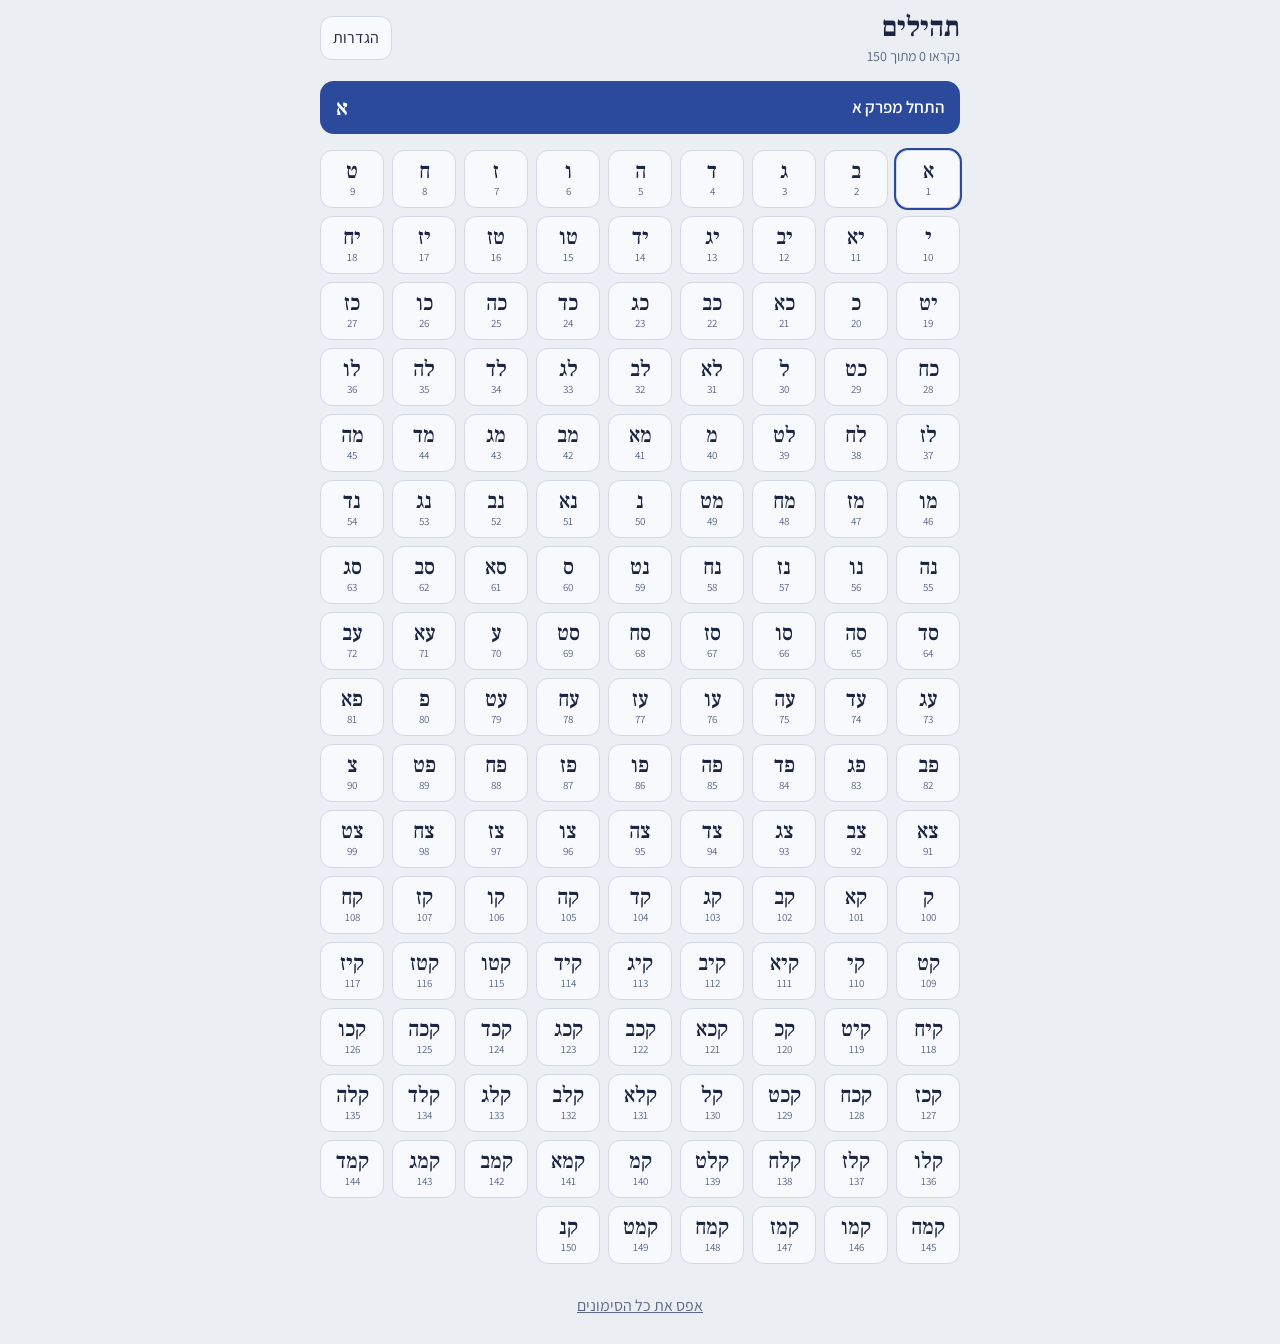
<file: index.html>
<!doctype html>
<html lang="he" dir="rtl">
<meta charset="utf-8">
<meta name="viewport" content="width=device-width, initial-scale=1, viewport-fit=cover">
<meta name="theme-color" content="#2B4A9C">
<meta name="mobile-web-app-capable" content="yes">
<meta name="apple-mobile-web-app-status-bar-style" content="default">
<link rel="manifest" href="manifest.webmanifest">
<link rel="apple-touch-icon" href="icon-180.png">
<title>תהילים</title>
<meta name="apple-mobile-web-app-capable" content="yes">
<meta name="apple-mobile-web-app-title" content="תהילים">
<link rel="stylesheet" href="https://fonts.googleapis.com/css2?family=Assistant:wght@400;600&family=Frank+Ruhl+Libre:wght@400;500;700&display=swap">
<style>
/* Layout: a chapter board (150 numbered cells) that opens into a verse-by-verse reader with a fixed transport bar. */
:root {
  --bg: #EBEFF4;
  --surface: #F7F9FC;
  --ink: #1B2440;
  --muted: #5B6783;
  --line: #D3D9E4;
  --accent: #2B4A9C;
  --accent-ink: #FFFFFF;
  --read: #34724B;
  --read-bg: #DCEEE2;
  --hl: #E3EAFB;
  --warn-bg: #FBEBD3;
  --warn-ink: #6B4310;
  --font-verse: 'Frank Ruhl Libre', 'Times New Roman', serif;
  --font-ui: 'Assistant', system-ui, -apple-system, 'Segoe UI', sans-serif;
}
@media (prefers-color-scheme: dark) {
  :root:not([data-theme="light"]) {
    --bg: #11151F; --surface: #1A2030; --ink: #E6E9F1; --muted: #9AA5BF; --line: #2B3348;
    --accent: #8FA8F0; --accent-ink: #11151F; --read: #7CC596; --read-bg: #1D3427; --hl: #243155;
    --warn-bg: #3A2D16; --warn-ink: #F0D6A4; color-scheme: dark;
  }
}
:root[data-theme="dark"] {
  --bg: #11151F; --surface: #1A2030; --ink: #E6E9F1; --muted: #9AA5BF; --line: #2B3348;
  --accent: #8FA8F0; --accent-ink: #11151F; --read: #7CC596; --read-bg: #1D3427; --hl: #243155;
  --warn-bg: #3A2D16; --warn-ink: #F0D6A4; color-scheme: dark;
}

* { box-sizing: border-box; }
[hidden] { display: none !important; }
html, body { background: var(--bg); }
body {
  margin: 0; color: var(--ink); font: 16px/1.5 var(--font-ui);
  padding-block: 0 8px;
  padding-left: max(16px, env(safe-area-inset-left, 0px));
  padding-right: max(16px, env(safe-area-inset-right, 0px));
  -webkit-text-size-adjust: 100%;
}
#app { max-width: 640px; margin: 0 auto; }
button, select, input { font: inherit; color: inherit; }
button { cursor: pointer; -webkit-tap-highlight-color: transparent; }
:focus-visible { outline: 3px solid var(--accent); outline-offset: 2px; }

.top {
  position: sticky; top: env(safe-area-inset-top, 0px); z-index: 5;
  display: flex; align-items: center; gap: 12px; padding: 12px 0; background: var(--bg);
}
body::before {
  content: ""; position: fixed; inset: 0 0 auto; height: env(safe-area-inset-top, 0px);
  z-index: 10; background: var(--bg);
}
.top h1 { margin: 0; font: 700 28px/1.1 var(--font-verse); flex: 1; min-width: 0; }
.top .sub { display: block; font: 400 14px/1.3 var(--font-ui); color: var(--muted); margin-top: 4px; }
.icon-btn {
  min-width: 44px; height: 44px; padding: 0 12px; border-radius: 12px;
  border: 1px solid var(--line); background: var(--surface);
}

.notice { background: var(--warn-bg); color: var(--warn-ink); padding: 10px 14px; border-radius: 12px; margin: 4px 0 12px; font-size: 15px; }

.resume {
  width: 100%; display: flex; justify-content: space-between; align-items: center; gap: 12px;
  padding: 14px 16px; margin: 4px 0 16px; border: 0; border-radius: 14px;
  background: var(--accent); color: var(--accent-ink); font-weight: 600; font-size: 17px;
}
.resume .go { font: 700 22px/1 var(--font-verse); }

.grid { display: grid; grid-template-columns: repeat(auto-fill, minmax(58px, 1fr)); gap: 8px; }
.cell {
  position: relative; min-height: 58px; padding: 6px 2px; border-radius: 12px;
  border: 1px solid var(--line); background: var(--surface);
  display: flex; flex-direction: column; align-items: center; justify-content: center; gap: 0;
}
.cell .h { font: 500 22px/1.1 var(--font-verse); }
.cell .n { font-size: 11px; color: var(--muted); font-variant-numeric: tabular-nums; }
.cell.read { background: var(--read-bg); border-color: var(--read); }
.cell.read::after { content: "✓"; position: absolute; top: 3px; inset-inline-start: 6px; font-size: 12px; color: var(--read); font-weight: 700; }
.cell.last { box-shadow: 0 0 0 2px var(--accent); }

.foot { margin: 20px 0 8px; display: flex; justify-content: center; }
.link-btn { background: none; border: 0; color: var(--muted); text-decoration: underline; padding: 10px; min-height: 44px; }

/* Reader */
.reader-head { display: flex; align-items: center; gap: 8px; padding: 4px 0 8px; }
.reader-head h2 { margin: 0; flex: 1; text-align: center; font: 700 26px/1.2 var(--font-verse); }
.mark { border-radius: 12px; border: 1px solid var(--line); background: var(--surface); height: 44px; padding: 0 12px; }
.mark[aria-pressed="true"] { background: var(--read-bg); border-color: var(--read); color: var(--read); font-weight: 600; }

.verses { padding-bottom: calc(190px + env(safe-area-inset-bottom, 0px)); }
.verse {
  display: block; width: 100%; text-align: start; background: none; border: 0;
  border-radius: 12px; padding: 10px 12px; margin: 2px 0;
  font: 400 calc(24px * var(--ts, 1))/1.75 var(--font-verse);
}
.verse .vn { font: 600 14px/1 var(--font-ui); color: var(--muted); margin-inline-end: 10px; display: inline-block; min-width: 1.6em; }
.verse.cur { background: var(--hl); box-shadow: inset 4px 0 0 var(--accent); }

.dock {
  position: fixed; inset-inline: 0; bottom: 0; z-index: 6; background: var(--surface);
  border-top: 1px solid var(--line);
  padding: 10px max(16px, env(safe-area-inset-left, 0px)) calc(10px + env(safe-area-inset-bottom, 0px)) max(16px, env(safe-area-inset-right, 0px));
}
.dock-in { max-width: 640px; margin: 0 auto; display: grid; gap: 10px; }
.bar { height: 6px; border-radius: 3px; background: var(--line); overflow: hidden; }
.bar i { display: block; height: 100%; width: 0; background: var(--accent); }
.status { display: flex; justify-content: space-between; gap: 8px; font-size: 14px; color: var(--muted); }
.transport { display: flex; justify-content: center; align-items: center; gap: 20px; }
.t-btn { direction: ltr; unicode-bidi: isolate; width: 56px; height: 56px; border-radius: 50%; border: 1px solid var(--line); background: var(--bg); font-size: 22px; }
.t-btn.play { width: 72px; height: 72px; background: var(--accent); color: var(--accent-ink); border-color: var(--accent); font-size: 28px; }
.range { display: flex; align-items: center; justify-content: center; gap: 8px; font-size: 14px; color: var(--muted); }
.range select { height: 40px; border-radius: 10px; border: 1px solid var(--line); background: var(--bg); padding: 0 8px; }

/* Settings sheet */
.scrim { position: fixed; inset: 0; z-index: 20; background: rgba(10, 14, 24, .55); display: flex; align-items: flex-end; justify-content: center; }
.sheet {
  width: 100%; max-width: 640px; background: var(--surface); border-radius: 18px 18px 0 0;
  padding: 18px 20px calc(20px + env(safe-area-inset-bottom, 0px)); display: grid; gap: 16px; max-height: 85%; overflow: auto;
}
.sheet h3 { margin: 0; font: 700 22px/1.2 var(--font-verse); }
.row { display: grid; gap: 6px; }
.row label, .row .lab { font-weight: 600; }
.row .hint { font-size: 13px; color: var(--muted); }
.row input[type=range] { width: 100%; accent-color: var(--accent); }
.row.check { grid-template-columns: 1fr auto; align-items: center; }
.row.check input { width: 24px; height: 24px; accent-color: var(--accent); }
.val { color: var(--muted); font-variant-numeric: tabular-nums; }
.done { height: 48px; border: 0; border-radius: 12px; background: var(--accent); color: var(--accent-ink); font-weight: 600; }
.danger { height: 44px; border: 1px solid var(--line); border-radius: 12px; background: none; }
.danger.armed { background: #B3261E; color: #fff; border-color: #B3261E; }

@media (prefers-reduced-motion: reduce) { * { scroll-behavior: auto !important; } }

</style>

<div id="app" dir="rtl" lang="he">
  <header class="top">
    <h1>תהילים<span class="sub" id="progress"></span></h1>
    <button class="icon-btn" id="openSet" type="button" aria-label="הגדרות">הגדרות</button>
  </header>


  <p class="notice" id="noSpeech" hidden>הדפדפן הזה לא תומך בהקראה.</p>
  <p class="notice" id="noVoice" hidden>לא נמצא קול עברי במכשיר. באייפון: הגדרות, נגישות, תוכן מדובר, קולות, עברית.</p>

  <section id="home">
    <button class="resume" id="resume" type="button"><span id="resumeLabel"></span><span class="go" id="resumeGo"></span></button>
    <div class="grid" id="grid"></div>
    <div class="foot"><button class="link-btn" id="reset" type="button">אפס את כל הסימונים</button></div>
  </section>

  <section id="reader" hidden>
    <div class="reader-head">
      <button class="icon-btn" id="back" type="button" aria-label="חזרה לכל הפרקים">כל הפרקים</button>
      <h2 id="chTitle"></h2>
      <button class="mark" id="mark" type="button" aria-pressed="false">סמן כנקרא</button>
    </div>
    <div class="verses" id="verses"></div>
    <div class="dock">
      <div class="dock-in">
        <div class="bar" aria-hidden="true"><i id="barFill"></i></div>
        <div class="status"><span id="status">מוכן</span><span id="where"></span></div>
        <div class="transport">
          <button class="t-btn" id="prev" type="button" aria-label="פסוק קודם">▶︎|</button>
          <button class="t-btn play" id="play" type="button" aria-label="נגן">▶</button>
          <button class="t-btn" id="next" type="button" aria-label="פסוק הבא">|◀︎</button>
        </div>
        <div class="range"><label for="endSel">קריאה ברצף:</label><select id="endSel"></select></div>
      </div>
    </div>
  </section>
</div>

<div class="scrim" id="sheet" hidden>
  <div class="sheet" role="dialog" aria-label="הגדרות">
    <h3>הגדרות</h3>
    <div class="row">
      <label for="rate">מהירות הקריאה <span class="val" id="rateV"></span></label>
      <input id="rate" type="range" min="0.6" max="1.2" step="0.05">
    </div>
    <div class="row">
      <label for="pm">אורך ההפסקה בין פסוקים <span class="val" id="pmV"></span></label>
      <input id="pm" type="range" min="0" max="3" step="0.25">
      <span class="hint" id="pmHint"></span>
    </div>
    <div class="row">
      <label for="scale">גודל הטקסט <span class="val" id="scaleV"></span></label>
      <input id="scale" type="range" min="0.8" max="1.6" step="0.1">
    </div>
    <div class="row check">
      <label for="strip">הקראה בלי ניקוד<br><span class="hint">הקול העברי קורא טוב יותר טקסט ללא ניקוד. שם ה׳ מוקרא "אדוני".</span></label>
      <input id="strip" type="checkbox">
    </div>
    <button class="done" id="closeSet" type="button">סגור</button>
  </div>
</div>

<script>window.__PSALMS__=[["אַשְׁרֵי־הָאִישׁ אֲשֶׁר לֹא הָלַךְ בַּעֲצַת רְשָׁעִים וּבְדֶרֶךְ חַטָּאִים לֹא עָמָד וּבְמוֹשַׁב לֵצִים לֹא יָשָׁב׃","כִּי אִם בְּתוֹרַת יְהוָה חֶפְצוֹ וּבְתוֹרָתוֹ יֶהְגֶּה יוֹמָם וָלָיְלָה׃","וְהָיָה כְּעֵץ שָׁתוּל עַל־פַּלְגֵי מָיִם אֲשֶׁר פִּרְיוֹ יִתֵּן בְּעִתּוֹ וְעָלֵהוּ לֹא־יִבּוֹל וְכֹל אֲשֶׁר־יַעֲשֶׂה יַצְלִיחַ׃","לֹא־כֵן הָרְשָׁעִים כִּי אִם־כַּמֹּץ אֲשֶׁר־תִּדְּפֶנּוּ רוּחַ׃","עַל־כֵּן לֹא־יָקֻמוּ רְשָׁעִים בַּמִּשְׁפָּט וְחַטָּאִים בַּעֲדַת צַדִּיקִים׃","כִּי־יוֹדֵעַ יְהוָה דֶּרֶךְ צַדִּיקִים וְדֶרֶךְ רְשָׁעִים תֹּאבֵד׃"],["לָמָּה רָגְשׁוּ גוֹיִם וּלְאֻמִּים יֶהְגּוּ־רִיק׃","יִתְיַצְּבוּ מַלְכֵי־אֶרֶץ וְרוֹזְנִים נוֹסְדוּ־יָחַד עַל־יְהוָה וְעַל־מְשִׁיחוֹ׃","נְנַתְּקָה אֶת־מוֹסְרוֹתֵימוֹ וְנַשְׁלִיכָה מִמֶּנּוּ עֲבֹתֵימוֹ׃","יוֹשֵׁב בַּשָּׁמַיִם יִשְׂחָק אֲדֹנָי יִלְעַג־לָמוֹ׃","אָז יְדַבֵּר אֵלֵימוֹ בְאַפּוֹ וּבַחֲרוֹנוֹ יְבַהֲלֵמוֹ׃","וַאֲנִי נָסַכְתִּי מַלְכִּי עַל־צִיּוֹן הַר־קָדְשִׁי׃","אֲסַפְּרָה אֶל חֹק יְהוָה אָמַר אֵלַי בְּנִי אַתָּה אֲנִי הַיּוֹם יְלִדְתִּיךָ׃","שְׁאַל מִמֶּנִּי וְאֶתְּנָה גוֹיִם נַחֲלָתֶךָ וַאֲחֻזָּתְךָ אַפְסֵי־אָרֶץ׃","תְּרֹעֵם בְּשֵׁבֶט בַּרְזֶל כִּכְלִי יוֹצֵר תְּנַפְּצֵם׃","וְעַתָּה מְלָכִים הַשְׂכִּילוּ הִוָּסְרוּ שֹׁפְטֵי אָרֶץ׃","עִבְדוּ אֶת־יְהוָה בְּיִרְאָה וְגִילוּ בִּרְעָדָה׃","נַשְּׁקוּ־בַר פֶּן־יֶאֱנַף וְתֹאבְדוּ דֶרֶךְ כִּי־יִבְעַר כִּמְעַט אַפּוֹ אַשְׁרֵי כָּל־חוֹסֵי בוֹ׃"],["מִזְמוֹר לְדָוִד בְּבָרְחוֹ מִפְּנֵי אַבְשָׁלוֹם בְּנוֹ׃","יְהוָה מָה־רַבּוּ צָרָי רַבִּים קָמִים עָלָי׃","רַבִּים אֹמְרִים לְנַפְשִׁי אֵין יְשׁוּעָתָה לּוֹ בֵאלֹהִים סֶלָה׃","וְאַתָּה יְהוָה מָגֵן בַּעֲדִי כְּבוֹדִי וּמֵרִים רֹאשִׁי׃","קוֹלִי אֶל־יְהוָה אֶקְרָא וַיַּעֲנֵנִי מֵהַר קָדְשׁוֹ סֶלָה׃","אֲנִי שָׁכַבְתִּי וָאִישָׁנָה הֱקִיצוֹתִי כִּי יְהוָה יִסְמְכֵנִי׃","לֹא־אִירָא מֵרִבְבוֹת עָם אֲשֶׁר סָבִיב שָׁתוּ עָלָי׃","קוּמָה יְהוָה הוֹשִׁיעֵנִי אֱלֹהַי כִּי־הִכִּיתָ אֶת־כָּל־אֹיְבַי לֶחִי שִׁנֵּי רְשָׁעִים שִׁבַּרְתָּ׃","לַיהוָה הַיְשׁוּעָה עַל־עַמְּךָ בִרְכָתֶךָ סֶּלָה׃"],["לַמְנַצֵּחַ בִּנְגִינוֹת מִזְמוֹר לְדָוִד׃","בְּקָרְאִי עֲנֵנִי אֱלֹהֵי צִדְקִי בַּצָּר הִרְחַבְתָּ לִּי חָנֵּנִי וּשְׁמַע תְּפִלָּתִי׃","בְּנֵי אִישׁ עַד־מֶה כְבוֹדִי לִכְלִמָּה תֶּאֱהָבוּן רִיק תְּבַקְשׁוּ כָזָב סֶלָה׃","וּדְעוּ כִּי־הִפְלָה יְהוָה חָסִיד לוֹ יְהוָה יִשְׁמַע בְּקָרְאִי אֵלָיו׃","רִגְזוּ וְאַל־תֶּחֱטָאוּ אִמְרוּ בִלְבַבְכֶם עַל־מִשְׁכַּבְכֶם וְדֹמּוּ סֶלָה׃","זִבְחוּ זִבְחֵי־צֶדֶק וּבִטְחוּ אֶל־יְהוָה׃","רַבִּים אֹמְרִים מִי־יַרְאֵנוּ טוֹב נְסָה־עָלֵינוּ אוֹר פָּנֶיךָ יְהוָה׃","נָתַתָּה שִׂמְחָה בְלִבִּי מֵעֵת דְּגָנָם וְתִירוֹשָׁם רָבּוּ׃","בְּשָׁלוֹם יַחְדָּו אֶשְׁכְּבָה וְאִישָׁן כִּי־אַתָּה יְהוָה לְבָדָד לָבֶטַח תּוֹשִׁיבֵנִי׃"],["לַמְנַצֵּחַ אֶל־הַנְּחִילוֹת מִזְמוֹר לְדָוִד׃","אֲמָרַי הַאֲזִינָה יְהוָה בִּינָה הֲגִיגִי׃","הַקְשִׁיבָה לְקוֹל שַׁוְעִי מַלְכִּי וֵאלֹהָי כִּי־אֵלֶיךָ אֶתְפַּלָּל׃","יְהוָה בֹּקֶר תִּשְׁמַע קוֹלִי בֹּקֶר אֶעֱרָךְ־לְךָ וַאֲצַפֶּה׃","כִּי לֹא אֵל־חָפֵץ רֶשַׁע אָתָּה לֹא יְגֻרְךָ רָע׃","לֹא־יִתְיַצְּבוּ הוֹלְלִים לְנֶגֶד עֵינֶיךָ שָׂנֵאתָ כָּל־פֹּעֲלֵי אָוֶן׃","תְּאַבֵּד דֹּבְרֵי כָזָב אִישׁ־דָּמִים וּמִרְמָה יְתָעֵב יְהוָה׃","וַאֲנִי בְּרֹב חַסְדְּךָ אָבוֹא בֵיתֶךָ אֶשְׁתַּחֲוֶה אֶל־הֵיכַל־קָדְשְׁךָ בְּיִרְאָתֶךָ׃","יְהוָה נְחֵנִי בְצִדְקָתֶךָ לְמַעַן שׁוֹרְרָי הַיְשַׁר לְפָנַי דַּרְכֶּךָ׃","כִּי אֵין בְּפִיהוּ נְכוֹנָה קִרְבָּם הַוּוֹת קֶבֶר־פָּתוּחַ גְּרוֹנָם לְשׁוֹנָם יַחֲלִיקוּן׃","הַאֲשִׁימֵם אֱלֹהִים יִפְּלוּ מִמֹּעֲצוֹתֵיהֶם בְּרֹב פִּשְׁעֵיהֶם הַדִּיחֵמוֹ כִּי־מָרוּ בָךְ׃","וְיִשְׂמְחוּ כָל־חוֹסֵי בָךְ לְעוֹלָם יְרַנֵּנוּ וְתָסֵךְ עָלֵימוֹ וְיַעְלְצוּ בְךָ אֹהֲבֵי שְׁמֶךָ׃","כִּי־אַתָּה תְּבָרֵךְ צַדִּיק יְהוָה כַּצִּנָּה רָצוֹן תַּעְטְרֶנּוּ׃"],["לַמְנַצֵּחַ בִּנְגִינוֹת עַל־הַשְּׁמִינִית מִזְמוֹר לְדָוִד׃","יְהוָה אַל־בְּאַפְּךָ תוֹכִיחֵנִי וְאַל־בַּחֲמָתְךָ תְיַסְּרֵנִי׃","חָנֵּנִי יְהוָה כִּי אֻמְלַל אָנִי רְפָאֵנִי יְהוָה כִּי נִבְהֲלוּ עֲצָמָי׃","וְנַפְשִׁי נִבְהֲלָה מְאֹד וְאַתָּה יְהוָה עַד־מָתָי׃","שׁוּבָה יְהוָה חַלְּצָה נַפְשִׁי הוֹשִׁיעֵנִי לְמַעַן חַסְדֶּךָ׃","כִּי אֵין בַּמָּוֶת זִכְרֶךָ בִּשְׁאוֹל מִי יוֹדֶה־לָּךְ׃","יָגַעְתִּי בְּאַנְחָתִי אַשְׂחֶה בְכָל־לַיְלָה מִטָּתִי בְּדִמְעָתִי עַרְשִׂי אַמְסֶה׃","עָשְׁשָׁה מִכַּעַס עֵינִי עָתְקָה בְּכָל־צוֹרְרָי׃","סוּרוּ מִמֶּנִּי כָּל־פֹּעֲלֵי אָוֶן כִּי־שָׁמַע יְהוָה קוֹל בִּכְיִי׃","שָׁמַע יְהוָה תְּחִנָּתִי יְהוָה תְּפִלָּתִי יִקָּח׃","יֵבֹשׁוּ וְיִבָּהֲלוּ מְאֹד כָּל־אֹיְבָי יָשֻׁבוּ יֵבֹשׁוּ רָגַע׃"],["שִׁגָּיוֹן לְדָוִד אֲשֶׁר־שָׁר לַיהוָה עַל־דִּבְרֵי־כוּשׁ בֶּן־יְמִינִי׃","יְהוָה אֱלֹהַי בְּךָ חָסִיתִי הוֹשִׁיעֵנִי מִכָּל־רֹדְפַי וְהַצִּילֵנִי׃","פֶּן־יִטְרֹף כְּאַרְיֵה נַפְשִׁי פֹּרֵק וְאֵין מַצִּיל׃","יְהוָה אֱלֹהַי אִם־עָשִׂיתִי זֹאת אִם־יֶשׁ־עָוֶל בְּכַפָּי׃","אִם־גָּמַלְתִּי שׁוֹלְמִי רָע וָאֲחַלְּצָה צוֹרְרִי רֵיקָם׃","יִרַדֹּף אוֹיֵב נַפְשִׁי וְיַשֵּׂג וְיִרְמֹס לָאָרֶץ חַיָּי וּכְבוֹדִי לֶעָפָר יַשְׁכֵּן סֶלָה׃","קוּמָה יְהוָה בְּאַפֶּךָ הִנָּשֵׂא בְּעַבְרוֹת צוֹרְרָי וְעוּרָה אֵלַי מִשְׁפָּט צִוִּיתָ׃","וַעֲדַת לְאֻמִּים תְּסוֹבְבֶךָּ וְעָלֶיהָ לַמָּרוֹם שׁוּבָה׃","יְהוָה יָדִין עַמִּים שָׁפְטֵנִי יְהוָה כְּצִדְקִי וּכְתֻמִּי עָלָי׃","יִגְמָר־נָא רַע רְשָׁעִים וּתְכוֹנֵן צַדִּיק וּבֹחֵן לִבּוֹת וּכְלָיוֹת אֱלֹהִים צַדִּיק׃","מָגִנִּי עַל־אֱלֹהִים מוֹשִׁיעַ יִשְׁרֵי־לֵב׃","אֱלֹהִים שׁוֹפֵט צַדִּיק וְאֵל זֹעֵם בְּכָל־יוֹם׃","אִם־לֹא יָשׁוּב חַרְבּוֹ יִלְטוֹשׁ קַשְׁתּוֹ דָרַךְ וַיְכוֹנְנֶהָ׃","וְלוֹ הֵכִין כְּלֵי־מָוֶת חִצָּיו לְדֹלְקִים יִפְעָל׃","הִנֵּה יְחַבֶּל־אָוֶן וְהָרָה עָמָל וְיָלַד שָׁקֶר׃","בּוֹר כָּרָה וַיַּחְפְּרֵהוּ וַיִּפֹּל בְּשַׁחַת יִפְעָל׃","יָשׁוּב עֲמָלוֹ בְרֹאשׁוֹ וְעַל קָדְקֳדוֹ חֲמָסוֹ יֵרֵד׃","אוֹדֶה יְהוָה כְּצִדְקוֹ וַאֲזַמְּרָה שֵׁם־יְהוָה עֶלְיוֹן׃"],["לַמְנַצֵּחַ עַל־הַגִּתִּית מִזְמוֹר לְדָוִד׃","יְהוָה אֲדֹנֵינוּ מָה־אַדִּיר שִׁמְךָ בְּכָל־הָאָרֶץ אֲשֶׁר תְּנָה הוֹדְךָ עַל־הַשָּׁמָיִם׃","מִפִּי עוֹלְלִים וְיֹנְקִים יִסַּדְתָּ עֹז לְמַעַן צוֹרְרֶיךָ לְהַשְׁבִּית אוֹיֵב וּמִתְנַקֵּם׃","כִּי־אֶרְאֶה שָׁמֶיךָ מַעֲשֵׂי אֶצְבְּעֹתֶיךָ יָרֵחַ וְכוֹכָבִים אֲשֶׁר כּוֹנָנְתָּה׃","מָה־אֱנוֹשׁ כִּי־תִזְכְּרֶנּוּ וּבֶן־אָדָם כִּי תִפְקְדֶנּוּ׃","וַתְּחַסְּרֵהוּ מְּעַט מֵאֱלֹהִים וְכָבוֹד וְהָדָר תְּעַטְּרֵהוּ׃","תַּמְשִׁילֵהוּ בְּמַעֲשֵׂי יָדֶיךָ כֹּל שַׁתָּה תַחַת־רַגְלָיו׃","צֹנֶה וַאֲלָפִים כֻּלָּם וְגַם בַּהֲמוֹת שָׂדָי׃","צִפּוֹר שָׁמַיִם וּדְגֵי הַיָּם עֹבֵר אָרְחוֹת יַמִּים׃","יְהוָה אֲדֹנֵינוּ מָה־אַדִּיר שִׁמְךָ בְּכָל־הָאָרֶץ׃"],["לַמְנַצֵּחַ עַלְמוּת לַבֵּן מִזְמוֹר לְדָוִד׃","אוֹדֶה יְהוָה בְּכָל־לִבִּי אֲסַפְּרָה כָּל־נִפְלְאוֹתֶיךָ׃","אֶשְׂמְחָה וְאֶעֶלְצָה בָךְ אֲזַמְּרָה שִׁמְךָ עֶלְיוֹן׃","בְּשׁוּב־אוֹיְבַי אָחוֹר יִכָּשְׁלוּ וְיֹאבְדוּ מִפָּנֶיךָ׃","כִּי־עָשִׂיתָ מִשְׁפָּטִי וְדִינִי יָשַׁבְתָּ לְכִסֵּא שׁוֹפֵט צֶדֶק׃","גָּעַרְתָּ גוֹיִם אִבַּדְתָּ רָשָׁע שְׁמָם מָחִיתָ לְעוֹלָם וָעֶד׃","הָאוֹיֵב תַּמּוּ חֳרָבוֹת לָנֶצַח וְעָרִים נָתַשְׁתָּ אָבַד זִכְרָם הֵמָּה׃","וַיהוָה לְעוֹלָם יֵשֵׁב כּוֹנֵן לַמִּשְׁפָּט כִּסְאוֹ׃","וְהוּא יִשְׁפֹּט־תֵּבֵל בְּצֶדֶק יָדִין לְאֻמִּים בְּמֵישָׁרִים׃","וִיהִי יְהוָה מִשְׂגָּב לַדָּךְ מִשְׂגָּב לְעִתּוֹת בַּצָּרָה׃","וְיִבְטְחוּ בְךָ יוֹדְעֵי שְׁמֶךָ כִּי לֹא־עָזַבְתָּ דֹרְשֶׁיךָ יְהוָה׃","זַמְּרוּ לַיהוָה יֹשֵׁב צִיּוֹן הַגִּידוּ בָעַמִּים עֲלִילוֹתָיו׃","כִּי־דֹרֵשׁ דָּמִים אוֹתָם זָכָר לֹא־שָׁכַח צַעֲקַת עֲנָוִים׃","חָנְנֵנִי יְהוָה רְאֵה עָנְיִי מִשֹּׂנְאָי מְרוֹמְמִי מִשַּׁעֲרֵי מָוֶת׃","לְמַעַן אֲסַפְּרָה כָּל־תְּהִלָּתֶיךָ בְּשַׁעֲרֵי בַת־צִיּוֹן אָגִילָה בִּישׁוּעָתֶךָ׃","טָבְעוּ גוֹיִם בְּשַׁחַת עָשׂוּ בְּרֶשֶׁת־זוּ טָמָנוּ נִלְכְּדָה רַגְלָם׃","נוֹדַע יְהוָה מִשְׁפָּט עָשָׂה בְּפֹעַל כַּפָּיו נוֹקֵשׁ רָשָׁע הִגָּיוֹן סֶלָה׃","יָשׁוּבוּ רְשָׁעִים לִשְׁאוֹלָה כָּל־גּוֹיִם שְׁכֵחֵי אֱלֹהִים׃","כִּי לֹא לָנֶצַח יִשָּׁכַח אֶבְיוֹן תִּקְוַת עֲנִיִּים תֹּאבַד לָעַד׃","קוּמָה יְהוָה אַל־יָעֹז אֱנוֹשׁ יִשָּׁפְטוּ גוֹיִם עַל־פָּנֶיךָ׃","שִׁיתָה יְהוָה מוֹרָה לָהֶם יֵדְעוּ גוֹיִם אֱנוֹשׁ הֵמָּה סֶּלָה׃"],["לָמָה יְהוָה תַּעֲמֹד בְּרָחוֹק תַּעְלִים לְעִתּוֹת בַּצָּרָה׃","בְּגַאֲוַת רָשָׁע יִדְלַק עָנִי יִתָּפְשׂוּ בִּמְזִמּוֹת זוּ חָשָׁבוּ׃","כִּי־הִלֵּל רָשָׁע עַל־תַּאֲוַת נַפְשׁוֹ וּבֹצֵעַ בֵּרֵךְ נִאֵץ יְהוָה׃","רָשָׁע כְּגֹבַהּ אַפּוֹ בַּל־יִדְרֹשׁ אֵין אֱלֹהִים כָּל־מְזִמּוֹתָיו׃","יָחִילוּ דְרָכָיו בְּכָל־עֵת מָרוֹם מִשְׁפָּטֶיךָ מִנֶּגְדּוֹ כָּל־צוֹרְרָיו יָפִיחַ בָּהֶם׃","אָמַר בְּלִבּוֹ בַּל־אֶמּוֹט לְדֹר וָדֹר אֲשֶׁר לֹא־בְרָע׃","אָלָה פִּיהוּ מָלֵא וּמִרְמוֹת וָתֹךְ תַּחַת לְשׁוֹנוֹ עָמָל וָאָוֶן׃","יֵשֵׁב בְּמַאְרַב חֲצֵרִים בַּמִּסְתָּרִים יַהֲרֹג נָקִי עֵינָיו לְחֵלְכָה יִצְפֹּנוּ׃","יֶאֱרֹב בַּמִּסְתָּר כְּאַרְיֵה בְסֻכֹּה יֶאֱרֹב לַחֲטוֹף עָנִי יַחְטֹף עָנִי בְּמָשְׁכוֹ בְרִשְׁתּוֹ׃","יִדְכֶּה יָשֹׁחַ וְנָפַל בַּעֲצוּמָיו חֵיל כָּאִים׃","אָמַר בְּלִבּוֹ שָׁכַח אֵל הִסְתִּיר פָּנָיו בַּל־רָאָה לָנֶצַח׃","קוּמָה יְהוָה אֵל נְשָׂא יָדֶךָ אַל־תִּשְׁכַּח עֲנָוִים׃","עַל־מֶה נִאֵץ רָשָׁע אֱלֹהִים אָמַר בְּלִבּוֹ לֹא תִּדְרֹשׁ׃","רָאִתָה כִּי־אַתָּה עָמָל וָכַעַס תַּבִּיט לָתֵת בְּיָדֶךָ עָלֶיךָ יַעֲזֹב חֵלֶכָה יָתוֹם אַתָּה הָיִיתָ עוֹזֵר׃","שְׁבֹר זְרוֹעַ רָשָׁע וָרָע תִּדְרוֹשׁ־רִשְׁעוֹ בַל־תִּמְצָא׃","יְהוָה מֶלֶךְ עוֹלָם וָעֶד אָבְדוּ גוֹיִם מֵאַרְצוֹ׃","תַּאֲוַת עֲנָוִים שָׁמַעְתָּ יְהוָה תָּכִין לִבָּם תַּקְשִׁיב אָזְנֶךָ׃","לִשְׁפֹּט יָתוֹם וָדָךְ בַּל־יוֹסִיף עוֹד לַעֲרֹץ אֱנוֹשׁ מִן־הָאָרֶץ׃"],["לַמְנַצֵּחַ לְדָוִד בַּיהוָה חָסִיתִי אֵיךְ תֹּאמְרוּ לְנַפְשִׁי נוּדִי הַרְכֶם צִפּוֹר׃","כִּי הִנֵּה הָרְשָׁעִים יִדְרְכוּן קֶשֶׁת כּוֹנְנוּ חִצָּם עַל־יֶתֶר לִירוֹת בְּמוֹ־אֹפֶל לְיִשְׁרֵי־לֵב׃","כִּי הַשָּׁתוֹת יֵהָרֵסוּן צַדִּיק מַה־פָּעָל׃","יְהוָה בְּהֵיכַל קָדְשׁוֹ יְהוָה בַּשָּׁמַיִם כִּסְאוֹ עֵינָיו יֶחֱזוּ עַפְעַפָּיו יִבְחֲנוּ בְּנֵי אָדָם׃","יְהוָה צַדִּיק יִבְחָן וְרָשָׁע וְאֹהֵב חָמָס שָׂנְאָה נַפְשׁוֹ׃","יַמְטֵר עַל־רְשָׁעִים פַּחִים אֵשׁ וְגָפְרִית וְרוּחַ זִלְעָפוֹת מְנָת כּוֹסָם׃","כִּי־צַדִּיק יְהוָה צְדָקוֹת אָהֵב יָשָׁר יֶחֱזוּ פָנֵימוֹ׃"],["לַמְנַצֵּחַ עַל־הַשְּׁמִינִית מִזְמוֹר לְדָוִד׃","הוֹשִׁיעָה יְהוָה כִּי־גָמַר חָסִיד כִּי־פַסּוּ אֱמוּנִים מִבְּנֵי אָדָם׃","שָׁוְא יְדַבְּרוּ אִישׁ אֶת־רֵעֵהוּ שְׂפַת חֲלָקוֹת בְּלֵב וָלֵב יְדַבֵּרוּ׃","יַכְרֵת יְהוָה כָּל־שִׂפְתֵי חֲלָקוֹת לָשׁוֹן מְדַבֶּרֶת גְּדֹלוֹת׃","אֲשֶׁר אָמְרוּ לִלְשֹׁנֵנוּ נַגְבִּיר שְׂפָתֵינוּ אִתָּנוּ מִי אָדוֹן לָנוּ׃","מִשֹּׁד עֲנִיִּים מֵאַנְקַת אֶבְיוֹנִים עַתָּה אָקוּם יֹאמַר יְהוָה אָשִׁית בְּיֵשַׁע יָפִיחַ לוֹ׃","אִמֲרוֹת יְהוָה אֲמָרוֹת טְהֹרוֹת כֶּסֶף צָרוּף בַּעֲלִיל לָאָרֶץ מְזֻקָּק שִׁבְעָתָיִם׃","אַתָּה־יְהוָה תִּשְׁמְרֵם תִּצְּרֶנּוּ מִן־הַדּוֹר זוּ לְעוֹלָם׃","סָבִיב רְשָׁעִים יִתְהַלָּכוּן כְּרֻם זֻלּוּת לִבְנֵי אָדָם׃"],["לַמְנַצֵּחַ מִזְמוֹר לְדָוִד׃","עַד־אָנָה יְהוָה תִּשְׁכָּחֵנִי נֶצַח עַד־אָנָה תַּסְתִּיר אֶת־פָּנֶיךָ מִמֶּנִּי׃","עַד־אָנָה אָשִׁית עֵצוֹת בְּנַפְשִׁי יָגוֹן בִּלְבָבִי יוֹמָם עַד־אָנָה יָרוּם אֹיְבִי עָלָי׃","הַבִּיטָה עֲנֵנִי יְהוָה אֱלֹהָי הָאִירָה עֵינַי פֶּן־אִישַׁן הַמָּוֶת׃","פֶּן־יֹאמַר אֹיְבִי יְכָלְתִּיו צָרַי יָגִילוּ כִּי אֶמּוֹט׃","וַאֲנִי בְּחַסְדְּךָ בָטַחְתִּי יָגֵל לִבִּי בִּישׁוּעָתֶךָ אָשִׁירָה לַיהוָה כִּי גָמַל עָלָי׃"],["לַמְנַצֵּחַ לְדָוִד אָמַר נָבָל בְּלִבּוֹ אֵין אֱלֹהִים הִשְׁחִיתוּ הִתְעִיבוּ עֲלִילָה אֵין עֹשֵׂה־טוֹב׃","יְהוָה מִשָּׁמַיִם הִשְׁקִיף עַל־בְּנֵי־אָדָם לִרְאוֹת הֲיֵשׁ מַשְׂכִּיל דֹּרֵשׁ אֶת־אֱלֹהִים׃","הַכֹּל סָר יַחְדָּו נֶאֱלָחוּ אֵין עֹשֵׂה־טוֹב אֵין גַּם־אֶחָד׃","הֲלֹא יָדְעוּ כָּל־פֹּעֲלֵי אָוֶן אֹכְלֵי עַמִּי אָכְלוּ לֶחֶם יְהוָה לֹא קָרָאוּ׃","שָׁם פָּחֲדוּ פָחַד כִּי־אֱלֹהִים בְּדוֹר צַדִּיק׃","עֲצַת־עָנִי תָבִישׁוּ כִּי יְהוָה מַחְסֵהוּ׃","מִי יִתֵּן מִצִּיּוֹן יְשׁוּעַת יִשְׂרָאֵל בְּשׁוּב יְהוָה שְׁבוּת עַמּוֹ יָגֵל יַעֲקֹב יִשְׂמַח יִשְׂרָאֵל׃"],["מִזְמוֹר לְדָוִד יְהֹוָה מִי־יָגוּר בְּאָהֳלֶךָ מִי־יִשְׁכֹּן בְּהַר קָדְשֶׁךָ׃","הוֹלֵךְ תָּמִים וּפֹעֵל צֶדֶק וְדֹבֵר אֱמֶת בִּלְבָבוֹ׃","לֹא־רָגַל עַל־לְשֹׁנוֹ לֹא־עָשָׂה לְרֵעֵהוּ רָעָה וְחֶרְפָּה לֹא־נָשָׂא עַל־קְרֹבוֹ׃","נִבְזֶה בְּעֵינָיו נִמְאָס וְאֶת־יִרְאֵי יְהוָה יְכַבֵּד נִשְׁבַּע לְהָרַע וְלֹא יָמִר׃","כַּסְפּוֹ לֹא־נָתַן בְּנֶשֶׁךְ וְשֹׁחַד עַל־נָקִי לֹא לָקָח עֹשֵׂה־אֵלֶּה לֹא יִמּוֹט לְעוֹלָם׃"],["מִכְתָּם לְדָוִד שָׁמְרֵנִי אֵל כִּי־חָסִיתִי בָךְ׃","אָמַרְתְּ לַיהוָה אֲדֹנָי אָתָּה טוֹבָתִי בַּל־עָלֶיךָ׃","לִקְדוֹשִׁים אֲשֶׁר־בָּאָרֶץ הֵמָּה וְאַדִּירֵי כָּל־חֶפְצִי־בָם׃","יִרְבּוּ עַצְּבוֹתָם אַחֵר מָהָרוּ בַּל־אַסִּיךְ נִסְכֵּיהֶם מִדָּם וּבַל־אֶשָּׂא אֶת־שְׁמוֹתָם עַל־שְׂפָתָי׃","יְהוָה מְנָת־חֶלְקִי וְכוֹסִי אַתָּה תּוֹמִיךְ גּוֹרָלִי׃","חֲבָלִים נָפְלוּ־לִי בַּנְּעִמִים אַף־נַחֲלָת שָׁפְרָה עָלָי׃","אֲבָרֵךְ אֶת־יְהוָה אֲשֶׁר יְעָצָנִי אַף־לֵילוֹת יִסְּרוּנִי כִלְיוֹתָי׃","שִׁוִּיתִי יְהוָה לְנֶגְדִּי תָמִיד כִּי מִימִינִי בַּל־אֶמּוֹט׃","לָכֵן שָׂמַח לִבִּי וַיָּגֶל כְּבוֹדִי אַף־בְּשָׂרִי יִשְׁכֹּן לָבֶטַח׃","כִּי לֹא־תַעֲזֹב נַפְשִׁי לִשְׁאוֹל לֹא־תִתֵּן חֲסִידְךָ לִרְאוֹת שָׁחַת׃","תּוֹדִיעֵנִי אֹרַח חַיִּים שֹׂבַע שְׂמָחוֹת אֶת־פָּנֶיךָ נְעִמוֹת בִּימִינְךָ נֶצַח׃"],["תְּפִלָּה לְדָוִד שִׁמְעָה יְהוָה צֶדֶק הַקְשִׁיבָה רִנָּתִי הַאֲזִינָה תְפִלָּתִי בְּלֹא שִׂפְתֵי מִרְמָה׃","מִלְּפָנֶיךָ מִשְׁפָּטִי יֵצֵא עֵינֶיךָ תֶּחֱזֶינָה מֵישָׁרִים׃","בָּחַנְתָּ לִבִּי פָּקַדְתָּ לַּיְלָה צְרַפְתַּנִי בַל־תִּמְצָא זַמֹּתִי בַּל־יַעֲבָר־פִּי׃","לִפְעֻלּוֹת אָדָם בִּדְבַר שְׂפָתֶיךָ אֲנִי שָׁמַרְתִּי אָרְחוֹת פָּרִיץ׃","תָּמֹךְ אֲשֻׁרַי בְּמַעְגְּלוֹתֶיךָ בַּל־נָמוֹטּוּ פְעָמָי׃","אֲנִי־קְרָאתִיךָ כִי־תַעֲנֵנִי אֵל הַט־אָזְנְךָ לִי שְׁמַע אִמְרָתִי׃","הַפְלֵה חֲסָדֶיךָ מוֹשִׁיעַ חוֹסִים מִמִּתְקוֹמְמִים בִּימִינֶךָ׃","שָׁמְרֵנִי כְּאִישׁוֹן בַּת־עָיִן בְּצֵל כְּנָפֶיךָ תַּסְתִּירֵנִי׃","מִפְּנֵי רְשָׁעִים זוּ שַׁדּוּנִי אֹיְבַי בְּנֶפֶשׁ יַקִּיפוּ עָלָי׃","חֶלְבָּמוֹ סָּגְרוּ פִּימוֹ דִּבְּרוּ בְגֵאוּת׃","אַשֻּׁרֵינוּ עַתָּה סְבָבוּנוּ עֵינֵיהֶם יָשִׁיתוּ לִנְטוֹת בָּאָרֶץ׃","דִּמְיֹנוֹ כְּאַרְיֵה יִכְסוֹף לִטְרוֹף וְכִכְפִיר יֹשֵׁב בְּמִסְתָּרִים׃","קוּמָה יְהוָה קַדְּמָה פָנָיו הַכְרִיעֵהוּ פַּלְּטָה נַפְשִׁי מֵרָשָׁע חַרְבֶּךָ׃","מִמְתִים יָדְךָ יְהוָה מִמְתִים מֵחֶלֶד חֶלְקָם בַּחַיִּים וּצְפוּנְךָ תְּמַלֵּא בִטְנָם יִשְׂבְּעוּ בָנִים וְהִנִּיחוּ יִתְרָם לְעוֹלְלֵיהֶם׃","אֲנִי בְּצֶדֶק אֶחֱזֶה פָנֶיךָ אֶשְׂבְּעָה בְהָקִיץ תְּמוּנָתֶךָ׃"],["לַמְנַצֵּחַ לְעֶבֶד יְהוָה לְדָוִד אֲשֶׁר דִּבֶּר לַיהוָה אֶת־דִּבְרֵי הַשִּׁירָה הַזֹּאת בְּיוֹם הִצִּיל־יְהוָה אוֹתוֹ מִכַּף כָּל־אֹיְבָיו וּמִיַּד שָׁאוּל׃","וַיֹּאמַר אֶרְחָמְךָ יְהוָה חִזְקִי׃","יְהוָה סַלְעִי וּמְצוּדָתִי וּמְפַלְטִי אֵלִי צוּרִי אֶחֱסֶה־בּוֹ מָגִנִּי וְקֶרֶן־יִשְׁעִי מִשְׂגַּבִּי׃","מְהֻלָּל אֶקְרָא יְהוָה וּמִן־אֹיְבַי אִוָּשֵׁעַ׃","אֲפָפוּנִי חֶבְלֵי־מָוֶת וְנַחֲלֵי בְלִיַּעַל יְבַעֲתוּנִי׃","חֶבְלֵי שְׁאוֹל סְבָבוּנִי קִדְּמוּנִי מוֹקְשֵׁי מָוֶת׃","בַּצַּר־לִי אֶקְרָא יְהוָה וְאֶל־אֱלֹהַי אֲשַׁוֵּעַ יִשְׁמַע מֵהֵיכָלוֹ קוֹלִי וְשַׁוְעָתִי לְפָנָיו תָּבוֹא בְאָזְנָיו׃","וַתִּגְעַשׁ וַתִּרְעַשׁ הָאָרֶץ וּמוֹסְדֵי הָרִים יִרְגָּזוּ וַיִּתְגָּעֲשׁוּ כִּי־חָרָה לוֹ׃","עָלָה עָשָׁן בְּאַפּוֹ וְאֵשׁ־מִפִּיו תֹּאכֵל גֶּחָלִים בָּעֲרוּ מִמֶּנּוּ׃","וַיֵּט שָׁמַיִם וַיֵּרַד וַעֲרָפֶל תַּחַת רַגְלָיו׃","וַיִּרְכַּב עַל־כְּרוּב וַיָּעֹף וַיֵּדֶא עַל־כַּנְפֵי־רוּחַ׃","יָשֶׁת חֹשֶׁךְ סִתְרוֹ סְבִיבוֹתָיו סֻכָּתוֹ חֶשְׁכַת־מַיִם עָבֵי שְׁחָקִים׃","מִנֹּגַהּ נֶגְדּוֹ עָבָיו עָבְרוּ בָּרָד וְגַחֲלֵי־אֵשׁ׃","וַיַּרְעֵם בַּשָּׁמַיִם יְהוָה וְעֶלְיוֹן יִתֵּן קֹלוֹ בָּרָד וְגַחֲלֵי־אֵשׁ׃","וַיִּשְׁלַח חִצָּיו וַיְפִיצֵם וּבְרָקִים רָב וַיְהֻמֵּם׃","וַיֵּרָאוּ אֲפִיקֵי מַיִם וַיִּגָּלוּ מוֹסְדוֹת תֵּבֵל מִגַּעֲרָתְךָ יְהוָה מִנִּשְׁמַת רוּחַ אַפֶּךָ׃","יִשְׁלַח מִמָּרוֹם יִקָּחֵנִי יַמְשֵׁנִי מִמַּיִם רַבִּים׃","יַצִּילֵנִי מֵאֹיְבִי עָז וּמִשֹּׂנְאַי כִּי־אָמְצוּ מִמֶּנִּי׃","יְקַדְּמוּנִי בְיוֹם־אֵידִי וַיְהִי־יְהוָה לְמִשְׁעָן לִי׃","וַיּוֹצִיאֵנִי לַמֶּרְחָב יְחַלְּצֵנִי כִּי חָפֵץ בִּי׃","יִגְמְלֵנִי יְהוָה כְּצִדְקִי כְּבֹר יָדַי יָשִׁיב לִי׃","כִּי־שָׁמַרְתִּי דַּרְכֵי יְהוָה וְלֹא־רָשַׁעְתִּי מֵאֱלֹהָי׃","כִּי כָל־מִשְׁפָּטָיו לְנֶגְדִּי וְחֻקֹּתָיו לֹא־אָסִיר מֶנִּי׃","וָאֱהִי תָמִים עִמּוֹ וָאֶשְׁתַּמֵּר מֵעֲוֺנִי׃","וַיָּשֶׁב־יְהוָה לִי כְצִדְקִי כְּבֹר יָדַי לְנֶגֶד עֵינָיו׃","עִם־חָסִיד תִּתְחַסָּד עִם־גְּבַר תָּמִים תִּתַּמָּם׃","עִם־נָבָר תִּתְבָּרָר וְעִם־עִקֵּשׁ תִּתְפַּתָּל׃","כִּי־אַתָּה עַם־עָנִי תוֹשִׁיעַ וְעֵינַיִם רָמוֹת תַּשְׁפִּיל׃","כִּי־אַתָּה תָּאִיר נֵרִי יְהוָה אֱלֹהַי יַגִּיהַּ חָשְׁכִּי׃","כִּי־בְךָ אָרֻץ גְּדוּד וּבֵאלֹהַי אֲדַלֶּג־שׁוּר׃","הָאֵל תָּמִים דַּרְכּוֹ אִמְרַת־יְהוָה צְרוּפָה מָגֵן הוּא לְכֹל הַחֹסִים בּוֹ׃","כִּי מִי אֱלוֹהַּ מִבַּלְעֲדֵי יְהוָה וּמִי צוּר זוּלָתִי אֱלֹהֵינוּ׃","הָאֵל הַמְאַזְּרֵנִי חָיִל וַיִּתֵּן תָּמִים דַּרְכִּי׃","מְשַׁוֶּה רַגְלַי כָּאַיָּלוֹת וְעַל בָּמֹתַי יַעֲמִידֵנִי׃","מְלַמֵּד יָדַי לַמִּלְחָמָה וְנִחֲתָה קֶשֶׁת־נְחוּשָׁה זְרוֹעֹתָי׃","וַתִּתֶּן־לִי מָגֵן יִשְׁעֶךָ וִימִינְךָ תִסְעָדֵנִי וְעַנְוַתְךָ תַרְבֵּנִי׃","תַּרְחִיב צַעֲדִי תַחְתָּי וְלֹא מָעֲדוּ קַרְסֻלָּי׃","אֶרְדּוֹף אוֹיְבַי וְאַשִּׂיגֵם וְלֹא־אָשׁוּב עַד־כַּלּוֹתָם׃","אֶמְחָצֵם וְלֹא־יֻכְלוּ קוּם יִפְּלוּ תַּחַת רַגְלָי׃","וַתְּאַזְּרֵנִי חַיִל לַמִּלְחָמָה תַּכְרִיעַ קָמַי תַּחְתָּי׃","וְאֹיְבַי נָתַתָּה לִּי עֹרֶף וּמְשַׂנְאַי אַצְמִיתֵם׃","יְשַׁוְּעוּ וְאֵין־מוֹשִׁיעַ עַל־יְהוָה וְלֹא עָנָם׃","וְאֶשְׁחָקֵם כְּעָפָר עַל־פְּנֵי־רוּחַ כְּטִיט חוּצוֹת אֲרִיקֵם׃","תְּפַלְּטֵנִי מֵרִיבֵי עָם תְּשִׂימֵנִי לְרֹאשׁ גּוֹיִם עַם לֹא־יָדַעְתִּי יַעַבְדוּנִי׃","לְשֵׁמַע אֹזֶן יִשָּׁמְעוּ לִי בְּנֵי־נֵכָר יְכַחֲשׁוּ־לִי׃","בְּנֵי־נֵכָר יִבֹּלוּ וְיַחְרְגוּ מִמִּסְגְּרוֹתֵיהֶם׃","חַי־יְהוָה וּבָרוּךְ צוּרִי וְיָרוּם אֱלוֹהֵי יִשְׁעִי׃","הָאֵל הַנּוֹתֵן נְקָמוֹת לִי וַיַּדְבֵּר עַמִּים תַּחְתָּי׃","מְפַלְּטִי מֵאֹיְבָי אַף מִן־קָמַי תְּרוֹמְמֵנִי מֵאִישׁ חָמָס תַּצִּילֵנִי׃","עַל־כֵּן אוֹדְךָ בַגּוֹיִם יְהוָה וּלְשִׁמְךָ אֲזַמֵּרָה׃","מַגְדִּיל יְשׁוּעוֹת מַלְכּוֹ וְעֹשֶׂה חֶסֶד לִמְשִׁיחוֹ לְדָוִד וּלְזַרְעוֹ עַד־עוֹלָם׃"],["לַמְנַצֵּחַ מִזְמוֹר לְדָוִד׃","הַשָּׁמַיִם מְסַפְּרִים כְּבוֹד־אֵל וּמַעֲשֵׂה יָדָיו מַגִּיד הָרָקִיעַ׃","יוֹם לְיוֹם יַבִּיעַ אֹמֶר וְלַיְלָה לְּלַיְלָה יְחַוֶּה־דָּעַת׃","אֵין־אֹמֶר וְאֵין דְּבָרִים בְּלִי נִשְׁמָע קוֹלָם׃","בְּכָל־הָאָרֶץ יָצָא קַוָּם וּבִקְצֵה תֵבֵל מִלֵּיהֶם לַשֶּׁמֶשׁ שָׂם־אֹהֶל בָּהֶם׃","וְהוּא כְּחָתָן יֹצֵא מֵחֻפָּתוֹ יָשִׂישׂ כְּגִבּוֹר לָרוּץ אֹרַח׃","מִקְצֵה הַשָּׁמַיִם מוֹצָאוֹ וּתְקוּפָתוֹ עַל־קְצוֹתָם וְאֵין נִסְתָּר מֵחַמָּתוֹ׃","תּוֹרַת יְהוָה תְּמִימָה מְשִׁיבַת נָפֶשׁ עֵדוּת יְהוָה נֶאֱמָנָה מַחְכִּימַת פֶּתִי׃","פִּקּוּדֵי יְהוָה יְשָׁרִים מְשַׂמְּחֵי־לֵב מִצְוַת יְהוָה בָּרָה מְאִירַת עֵינָיִם׃","יִרְאַת יְהוָה טְהוֹרָה עוֹמֶדֶת לָעַד מִשְׁפְּטֵי־יְהוָה אֱמֶת צָדְקוּ יַחְדָּו׃","הַנֶּחֱמָדִים מִזָּהָב וּמִפַּז רָב וּמְתוּקִים מִדְּבַשׁ וְנֹפֶת צוּפִים׃","גַּם־עַבְדְּךָ נִזְהָר בָּהֶם בְּשָׁמְרָם עֵקֶב רָב׃","שְׁגִיאוֹת מִי־יָבִין מִנִּסְתָּרוֹת נַקֵּנִי׃","גַּם מִזֵּדִים חֲשֹׂךְ עַבְדֶּךָ אַל־יִמְשְׁלוּ־בִי אָז אֵיתָם וְנִקֵּיתִי מִפֶּשַׁע רָב׃","יִהְיוּ לְרָצוֹן אִמְרֵי־פִי וְהֶגְיוֹן לִבִּי לְפָנֶיךָ יְהוָה צוּרִי וְגֹאֲלִי׃"],["לַמְנַצֵּחַ מִזְמוֹר לְדָוִד׃","יַעַנְךָ יְהוָה בְּיוֹם צָרָה יְשַׂגֶּבְךָ שֵׁם אֱלֹהֵי יַעֲקֹב׃","יִשְׁלַח־עֶזְרְךָ מִקֹּדֶשׁ וּמִצִּיּוֹן יִסְעָדֶךָּ׃","יִזְכֹּר כָּל־מִנְחֹתֶךָ וְעוֹלָתְךָ יְדַשְּׁנֶה סֶלָה׃","יִתֶּן־לְךָ כִלְבָבֶךָ וְכָל־עֲצָתְךָ יְמַלֵּא׃","נְרַנְּנָה בִּישׁוּעָתֶךָ וּבְשֵׁם־אֱלֹהֵינוּ נִדְגֹּל יְמַלֵּא יְהוָה כָּל־מִשְׁאֲלוֹתֶיךָ׃","עַתָּה יָדַעְתִּי כִּי הוֹשִׁיעַ יְהוָה מְשִׁיחוֹ יַעֲנֵהוּ מִשְּׁמֵי קָדְשׁוֹ בִּגְבֻרוֹת יֵשַׁע יְמִינוֹ׃","אֵלֶּה בָרֶכֶב וְאֵלֶּה בַסּוּסִים וַאֲנַחְנוּ בְּשֵׁם־יְהוָה אֱלֹהֵינוּ נַזְכִּיר׃","הֵמָּה כָּרְעוּ וְנָפָלוּ וַאֲנַחְנוּ קַּמְנוּ וַנִּתְעוֹדָד׃","יְהוָה הוֹשִׁיעָה הַמֶּלֶךְ יַעֲנֵנוּ בְיוֹם־קָרְאֵנוּ׃"],["לַמְנַצֵּחַ מִזְמוֹר לְדָוִד׃","יְהוָה בְּעָזְּךָ יִשְׂמַח־מֶלֶךְ וּבִישׁוּעָתְךָ מַה־יָּגֶל מְאֹד׃","תַּאֲוַת לִבּוֹ נָתַתָּה לּוֹ וַאֲרֶשֶׁת שְׂפָתָיו בַּל־מָנַעְתָּ סֶּלָה׃","כִּי־תְקַדְּמֶנּוּ בִּרְכוֹת טוֹב תָּשִׁית לְרֹאשׁוֹ עֲטֶרֶת פָּז׃","חַיִּים שָׁאַל מִמְּךָ נָתַתָּה לּוֹ אֹרֶךְ יָמִים עוֹלָם וָעֶד׃","גָּדוֹל כְּבוֹדוֹ בִּישׁוּעָתֶךָ הוֹד וְהָדָר תְּשַׁוֶּה עָלָיו׃","כִּי־תְשִׁיתֵהוּ בְרָכוֹת לָעַד תְּחַדֵּהוּ בְשִׂמְחָה אֶת־פָּנֶיךָ׃","כִּי־הַמֶּלֶךְ בֹּטֵחַ בַּיהוָה וּבְחֶסֶד עֶלְיוֹן בַּל־יִמּוֹט׃","תִּמְצָא יָדְךָ לְכָל־אֹיְבֶיךָ יְמִינְךָ תִּמְצָא שֹׂנְאֶיךָ׃","תְּשִׁיתֵמוֹ כְּתַנּוּר אֵשׁ לְעֵת פָּנֶיךָ יְהוָה בְּאַפּוֹ יְבַלְּעֵם וְתֹאכְלֵם אֵשׁ׃","פִּרְיָמוֹ מֵאֶרֶץ תְּאַבֵּד וְזַרְעָם מִבְּנֵי אָדָם׃","כִּי־נָטוּ עָלֶיךָ רָעָה חָשְׁבוּ מְזִמָּה בַּל־יוּכָלוּ׃","כִּי תְּשִׁיתֵמוֹ שֶׁכֶם בְּמֵיתָרֶיךָ תְּכוֹנֵן עַל־פְּנֵיהֶם׃","רוּמָה יְהוָה בְּעֻזֶּךָ נָשִׁירָה וּנְזַמְּרָה גְּבוּרָתֶךָ׃"],["לַמְנַצֵּחַ עַל־אַיֶּלֶת הַשַּׁחַר מִזְמוֹר לְדָוִד׃","אֵלִי אֵלִי לָמָה עֲזַבְתָּנִי רָחוֹק מִישׁוּעָתִי דִּבְרֵי שַׁאֲגָתִי׃","אֱלֹהַי אֶקְרָא יוֹמָם וְלֹא תַעֲנֶה וְלַיְלָה וְלֹא־דוּמִיָּה לִי׃","וְאַתָּה קָדוֹשׁ יוֹשֵׁב תְּהִלּוֹת יִשְׂרָאֵל׃","בְּךָ בָּטְחוּ אֲבֹתֵינוּ בָּטְחוּ וַתְּפַלְּטֵמוֹ׃","אֵלֶיךָ זָעֲקוּ וְנִמְלָטוּ בְּךָ בָטְחוּ וְלֹא־בוֹשׁוּ׃","וְאָנֹכִי תוֹלַעַת וְלֹא־אִישׁ חֶרְפַּת אָדָם וּבְזוּי עָם׃","כָּל־רֹאַי יַלְעִגוּ לִי יַפְטִירוּ בְשָׂפָה יָנִיעוּ רֹאשׁ׃","גֹּל אֶל־יְהוָה יְפַלְּטֵהוּ יַצִּילֵהוּ כִּי חָפֵץ בּוֹ׃","כִּי־אַתָּה גֹחִי מִבָּטֶן מַבְטִיחִי עַל־שְׁדֵי אִמִּי׃","עָלֶיךָ הָשְׁלַכְתִּי מֵרָחֶם מִבֶּטֶן אִמִּי אֵלִי אָתָּה׃","אַל־תִּרְחַק מִמֶּנִּי כִּי־צָרָה קְרוֹבָה כִּי־אֵין עוֹזֵר׃","סְבָבוּנִי פָּרִים רַבִּים אַבִּירֵי בָשָׁן כִּתְּרוּנִי׃","פָּצוּ עָלַי פִּיהֶם אַרְיֵה טֹרֵף וְשֹׁאֵג׃","כַּמַּיִם נִשְׁפַּכְתִּי וְהִתְפָּרְדוּ כָּל־עַצְמוֹתָי הָיָה לִבִּי כַּדּוֹנָג נָמֵס בְּתוֹךְ מֵעָי׃","יָבֵשׁ כַּחֶרֶשׂ כֹּחִי וּלְשׁוֹנִי מֻדְבָּק מַלְקוֹחָי וְלַעֲפַר־מָוֶת תִּשְׁפְּתֵנִי׃","כִּי סְבָבוּנִי כְּלָבִים עֲדַת מְרֵעִים הִקִּיפוּנִי כָּאֲרִי יָדַי וְרַגְלָי׃","אֲסַפֵּר כָּל־עַצְמוֹתָי הֵמָּה יַבִּיטוּ יִרְאוּ־בִי׃","יְחַלְּקוּ בְגָדַי לָהֶם וְעַל־לְבוּשִׁי יַפִּילוּ גוֹרָל׃","וְאַתָּה יְהוָה אַל־תִּרְחָק אֱיָלוּתִי לְעֶזְרָתִי חוּשָׁה׃","הַצִּילָה מֵחֶרֶב נַפְשִׁי מִיַּד־כֶּלֶב יְחִידָתִי׃","הוֹשִׁיעֵנִי מִפִּי אַרְיֵה וּמִקַּרְנֵי רֵמִים עֲנִיתָנִי׃","אֲסַפְּרָה שִׁמְךָ לְאֶחָי בְּתוֹךְ קָהָל אֲהַלְלֶךָּ׃","יִרְאֵי יְהוָה הַלְלוּהוּ כָּל־זֶרַע יַעֲקֹב כַּבְּדוּהוּ וְגוּרוּ מִמֶּנּוּ כָּל־זֶרַע יִשְׂרָאֵל׃","כִּי לֹא־בָזָה וְלֹא שִׁקַּץ עֱנוּת עָנִי וְלֹא־הִסְתִּיר פָּנָיו מִמֶּנּוּ וּבְשַׁוְּעוֹ אֵלָיו שָׁמֵעַ׃","מֵאִתְּךָ תְהִלָּתִי בְּקָהָל רָב נְדָרַי אֲשַׁלֵּם נֶגֶד יְרֵאָיו׃","יֹאכְלוּ עֲנָוִים וְיִשְׂבָּעוּ יְהַלְלוּ יְהוָה דֹּרְשָׁיו יְחִי לְבַבְכֶם לָעַד׃","יִזְכְּרוּ וְיָשֻׁבוּ אֶל־יְהוָה כָּל־אַפְסֵי־אָרֶץ וְיִשְׁתַּחֲווּ לְפָנֶיךָ כָּל־מִשְׁפְּחוֹת גּוֹיִם׃","כִּי לַיהוָה הַמְּלוּכָה וּמֹשֵׁל בַּגּוֹיִם׃","אָכְלוּ וַיִּשְׁתַּחֲוּוּ כָּל־דִּשְׁנֵי־אֶרֶץ לְפָנָיו יִכְרְעוּ כָּל־יוֹרְדֵי עָפָר וְנַפְשׁוֹ לֹא חִיָּה׃","זֶרַע יַעַבְדֶנּוּ יְסֻפַּר לַאדֹנָי לַדּוֹר׃","יָבֹאוּ וְיַגִּידוּ צִדְקָתוֹ לְעַם נוֹלָד כִּי עָשָׂה׃"],["מִזְמוֹר לְדָוִד יְהוָה רֹעִי לֹא אֶחְסָר׃","בִּנְאוֹת דֶּשֶׁא יַרְבִּיצֵנִי עַל־מֵי מְנֻחוֹת יְנַהֲלֵנִי׃","נַפְשִׁי יְשׁוֹבֵב יַנְחֵנִי בְמַעְגְּלֵי־צֶדֶק לְמַעַן שְׁמוֹ׃","גַּם כִּי־אֵלֵךְ בְּגֵיא צַלְמָוֶת לֹא־אִירָא רָע כִּי־אַתָּה עִמָּדִי שִׁבְטְךָ וּמִשְׁעַנְתֶּךָ הֵמָּה יְנַחֲמֻנִי׃","תַּעֲרֹךְ לְפָנַי שֻׁלְחָן נֶגֶד צֹרְרָי דִּשַּׁנְתָּ בַשֶּׁמֶן רֹאשִׁי כּוֹסִי רְוָיָה׃","אַךְ טוֹב וָחֶסֶד יִרְדְּפוּנִי כָּל־יְמֵי חַיָּי וְשַׁבְתִּי בְּבֵית־יְהוָה לְאֹרֶךְ יָמִים׃"],["לְדָוִד מִזְמוֹר לַיהוָה הָאָרֶץ וּמְלוֹאָהּ תֵּבֵל וְיֹשְׁבֵי בָהּ׃","כִּי־הוּא עַל־יַמִּים יְסָדָהּ וְעַל־נְהָרוֹת יְכוֹנְנֶהָ׃","מִי־יַעֲלֶה בְהַר־יְהוָה וּמִי־יָקוּם בִּמְקוֹם קָדְשׁוֹ׃","נְקִי כַפַּיִם וּבַר־לֵבָב אֲשֶׁר לֹא־נָשָׂא לַשָּׁוְא נַפְשִׁי וְלֹא נִשְׁבַּע לְמִרְמָה׃","יִשָּׂא בְרָכָה מֵאֵת יְהוָה וּצְדָקָה מֵאֱלֹהֵי יִשְׁעוֹ׃","זֶה דּוֹר דֹּרְשָׁיו מְבַקְשֵׁי פָנֶיךָ יַעֲקֹב סֶלָה׃","שְׂאוּ שְׁעָרִים רָאשֵׁיכֶם וְהִנָּשְׂאוּ פִּתְחֵי עוֹלָם וְיָבוֹא מֶלֶךְ הַכָּבוֹד׃","מִי זֶה מֶלֶךְ הַכָּבוֹד יְהוָה עִזּוּז וְגִבּוֹר יְהוָה גִּבּוֹר מִלְחָמָה׃","שְׂאוּ שְׁעָרִים רָאשֵׁיכֶם וּשְׂאוּ פִּתְחֵי עוֹלָם וְיָבֹא מֶלֶךְ הַכָּבוֹד׃","מִי הוּא זֶה מֶלֶךְ הַכָּבוֹד יְהוָה צְבָאוֹת הוּא מֶלֶךְ הַכָּבוֹד סֶלָה׃"],["לְדָוִד אֵלֶיךָ יְהוָה נַפְשִׁי אֶשָּׂא׃","אֱלֹהַי בְּךָ בָטַחְתִּי אַל־אֵבוֹשָׁה אַל־יַעַלְצוּ אֹיְבַי לִי׃","גַּם כָּל־קֹוֶיךָ לֹא יֵבֹשׁוּ יֵבֹשׁוּ הַבּוֹגְדִים רֵיקָם׃","דְּרָכֶיךָ יְהוָה הוֹדִיעֵנִי אֹרְחוֹתֶיךָ לַמְּדֵנִי׃","הַדְרִיכֵנִי בַאֲמִתֶּךָ וְלַמְּדֵנִי כִּי־אַתָּה אֱלֹהֵי יִשְׁעִי אוֹתְךָ קִוִּיתִי כָּל־הַיּוֹם׃","זְכֹר־רַחֲמֶיךָ יְהוָה וַחֲסָדֶיךָ כִּי מֵעוֹלָם הֵמָּה׃","חַטֹּאות נְעוּרַי וּפְשָׁעַי אַל־תִּזְכֹּר כְּחַסְדְּךָ זְכָר־לִי־אַתָּה לְמַעַן טוּבְךָ יְהוָה׃","טוֹב־וְיָשָׁר יְהוָה עַל־כֵּן יוֹרֶה חַטָּאִים בַּדָּרֶךְ׃","יַדְרֵךְ עֲנָוִים בַּמִּשְׁפָּט וִילַמֵּד עֲנָוִים דַּרְכּוֹ׃","כָּל־אָרְחוֹת יְהוָה חֶסֶד וֶאֱמֶת לְנֹצְרֵי בְרִיתוֹ וְעֵדֹתָיו׃","לְמַעַן־שִׁמְךָ יְהוָה וְסָלַחְתָּ לַעֲוֺנִי כִּי רַב־הוּא׃","מִי־זֶה הָאִישׁ יְרֵא יְהוָה יוֹרֶנּוּ בְּדֶרֶךְ יִבְחָר׃","נַפְשׁוֹ בְּטוֹב תָּלִין וְזַרְעוֹ יִירַשׁ אָרֶץ׃","סוֹד יְהוָה לִירֵאָיו וּבְרִיתוֹ לְהוֹדִיעָם׃","עֵינַי תָּמִיד אֶל־יְהוָה כִּי הוּא־יוֹצִיא מֵרֶשֶׁת רַגְלָי׃","פְּנֵה־אֵלַי וְחָנֵּנִי כִּי־יָחִיד וְעָנִי אָנִי׃","צָרוֹת לְבָבִי הִרְחִיבוּ מִמְּצוּקוֹתַי הוֹצִיאֵנִי׃","רְאֵה עָנְיִי וַעֲמָלִי וְשָׂא לְכָל־חַטֹּאותָי׃","רְאֵה־אוֹיְבַי כִּי־רָבּוּ וְשִׂנְאַת חָמָס שְׂנֵאוּנִי׃","שָׁמְרָה נַפְשִׁי וְהַצִּילֵנִי אַל־אֵבוֹשׁ כִּי־חָסִיתִי בָךְ׃","תֹּם־וָיֹשֶׁר יִצְּרוּנִי כִּי קִוִּיתִיךָ׃","פְּדֵה אֱלֹהִים אֶת־יִשְׂרָאֵל מִכֹּל צָרוֹתָיו׃"],["לְדָוִד שָׁפְטֵנִי יְהוָה כִּי־אֲנִי בְּתֻמִּי הָלַכְתִּי וּבַיהוָה בָּטַחְתִּי לֹא אֶמְעָד׃","בְּחָנֵנִי יְהוָה וְנַסֵּנִי צָרְפָה כִלְיוֹתַי וְלִבִּי׃","כִּי־חַסְדְּךָ לְנֶגֶד עֵינָי וְהִתְהַלַּכְתִּי בַּאֲמִתֶּךָ׃","לֹא־יָשַׁבְתִּי עִם־מְתֵי־שָׁוְא וְעִם נַעֲלָמִים לֹא אָבוֹא׃","שָׂנֵאתִי קְהַל מְרֵעִים וְעִם־רְשָׁעִים לֹא אֵשֵׁב׃","אֶרְחַץ בְּנִקָּיוֹן כַּפָּי וַאֲסֹבְבָה אֶת־מִזְבַּחֲךָ יְהוָה׃","לַשְׁמִעַ בְּקוֹל תּוֹדָה וּלְסַפֵּר כָּל־נִפְלְאוֹתֶיךָ׃","יְהוָה אָהַבְתִּי מְעוֹן בֵּיתֶךָ וּמְקוֹם מִשְׁכַּן כְּבוֹדֶךָ׃","אַל־תֶּאֱסֹף עִם־חַטָּאִים נַפְשִׁי וְעִם־אַנְשֵׁי דָמִים חַיָּי׃","אֲשֶׁר־בִּידֵיהֶם זִמָּה וִימִינָם מָלְאָה שֹּׁחַד׃","וַאֲנִי בְּתֻמִּי אֵלֵךְ פְּדֵנִי וְחָנֵּנִי׃","רַגְלִי עָמְדָה בְמִישׁוֹר בְּמַקְהֵלִים אֲבָרֵךְ יְהוָה׃"],["לְדָוִד יְהוָה אוֹרִי וְיִשְׁעִי מִמִּי אִירָא יְהוָה מָעוֹז־חַיַּי מִמִּי אֶפְחָד׃","בִּקְרֹב עָלַי מְרֵעִים לֶאֱכֹל אֶת־בְּשָׂרִי צָרַי וְאֹיְבַי לִי הֵמָּה כָשְׁלוּ וְנָפָלוּ׃","אִם־תַּחֲנֶה עָלַי מַחֲנֶה לֹא־יִירָא לִבִּי אִם־תָּקוּם עָלַי מִלְחָמָה בְּזֹאת אֲנִי בוֹטֵחַ׃","אַחַת שָׁאַלְתִּי מֵאֵת־יְהוָה אוֹתָהּ אֲבַקֵּשׁ שִׁבְתִּי בְּבֵית־יְהוָה כָּל־יְמֵי חַיַּי לַחֲזוֹת בְּנֹעַם־יְהוָה וּלְבַקֵּר בְּהֵיכָלוֹ׃","כִּי יִצְפְּנֵנִי בְּסֻכֹּה בְּיוֹם רָעָה יַסְתִּרֵנִי בְּסֵתֶר אָהֳלוֹ בְּצוּר יְרוֹמְמֵנִי׃","וְעַתָּה יָרוּם רֹאשִׁי עַל אֹיְבַי סְבִיבוֹתַי וְאֶזְבְּחָה בְאָהֳלוֹ זִבְחֵי תְרוּעָה אָשִׁירָה וַאֲזַמְּרָה לַיהוָה׃","שְׁמַע־יְהוָה קוֹלִי אֶקְרָא וְחָנֵּנִי וַעֲנֵנִי׃","לְךָ אָמַר לִבִּי בַּקְּשׁוּ פָנָי אֶת־פָּנֶיךָ יְהוָה אֲבַקֵּשׁ׃","אַל־תַּסְתֵּר פָּנֶיךָ מִמֶּנִּי אַל־תַּט־בְּאַף עַבְדֶּךָ עֶזְרָתִי הָיִיתָ אַל־תִּטְּשֵׁנִי וְאַל־תַּעַזְבֵנִי אֱלֹהֵי יִשְׁעִי׃","כִּי־אָבִי וְאִמִּי עֲזָבוּנִי וַיהוָה יַאַסְפֵנִי׃","הוֹרֵנִי יְהוָה דַּרְכֶּךָ וּנְחֵנִי בְּאֹרַח מִישׁוֹר לְמַעַן שׁוֹרְרָי׃","אַל־תִּתְּנֵנִי בְּנֶפֶשׁ צָרָי כִּי קָמוּ־בִי עֵדֵי־שֶׁקֶר וִיפֵחַ חָמָס׃","לוּלֵא הֶאֱמַנְתִּי לִרְאוֹת בְּטוּב־יְהוָה בְּאֶרֶץ חַיִּים׃","קַוֵּה אֶל־יְהוָה חֲזַק וְיַאֲמֵץ לִבֶּךָ וְקַוֵּה אֶל־יְהוָה׃"],["לְדָוִד אֵלֶיךָ יְהוָה אֶקְרָא צוּרִי אַל־תֶּחֱרַשׁ מִמֶּנִּי פֶּן־תֶּחֱשֶׁה מִמֶּנִּי וְנִמְשַׁלְתִּי עִם־יוֹרְדֵי בוֹר׃","שְׁמַע קוֹל תַּחֲנוּנַי בְּשַׁוְּעִי אֵלֶיךָ בְּנָשְׂאִי יָדַי אֶל־דְּבִיר קָדְשֶׁךָ׃","אַל־תִּמְשְׁכֵנִי עִם־רְשָׁעִים וְעִם־פֹּעֲלֵי אָוֶן דֹּבְרֵי שָׁלוֹם עִם־רֵעֵיהֶם וְרָעָה בִּלְבָבָם׃","תֶּן־לָהֶם כְּפָעֳלָם וּכְרֹעַ מַעַלְלֵיהֶם כְּמַעֲשֵׂה יְדֵיהֶם תֵּן לָהֶם הָשֵׁב גְּמוּלָם לָהֶם׃","כִּי לֹא יָבִינוּ אֶל־פְּעֻלֹּת יְהוָה וְאֶל־מַעֲשֵׂה יָדָיו יֶהֶרְסֵם וְלֹא יִבְנֵם׃","בָּרוּךְ יְהוָה כִּי־שָׁמַע קוֹל תַּחֲנוּנָי׃","יְהוָה עֻזִּי וּמָגִנִּי בּוֹ בָטַח לִבִּי וְנֶעֱזָרְתִּי וַיַּעֲלֹז לִבִּי וּמִשִּׁירִי אֲהוֹדֶנּוּ׃","יְהוָה עֹז־לָמוֹ וּמָעוֹז יְשׁוּעוֹת מְשִׁיחוֹ הוּא׃","הוֹשִׁיעָה אֶת־עַמֶּךָ וּבָרֵךְ אֶת־נַחֲלָתֶךָ וּרְעֵם וְנַשְּׂאֵם עַד־הָעוֹלָם׃"],["מִזְמוֹר לְדָוִד הָבוּ לַיהוָה בְּנֵי אֵלִים הָבוּ לַיהוָה כָּבוֹד וָעֹז׃","הָבוּ לַיהוָה כְּבוֹד שְׁמוֹ הִשְׁתַּחֲווּ לַיהוָה בְּהַדְרַת־קֹדֶשׁ׃","קוֹל יְהוָה עַל־הַמָּיִם אֵל־הַכָּבוֹד הִרְעִים יְהוָה עַל־מַיִם רַבִּים׃","קוֹל־יְהוָה בַּכֹּחַ קוֹל יְהוָה בֶּהָדָר׃","קוֹל יְהוָה שֹׁבֵר אֲרָזִים וַיְשַׁבֵּר יְהוָה אֶת־אַרְזֵי הַלְּבָנוֹן׃","וַיַּרְקִידֵם כְּמוֹ־עֵגֶל לְבָנוֹן וְשִׂרְיֹן כְּמוֹ בֶן־רְאֵמִים׃","קוֹל־יְהוָה חֹצֵב לַהֲבוֹת אֵשׁ׃","קוֹל יְהוָה יָחִיל מִדְבָּר יָחִיל יְהוָה מִדְבַּר קָדֵשׁ׃","קוֹל יְהוָה יְחוֹלֵל אַיָּלוֹת וַיֶּחֱשֹׂף יְעָרוֹת וּבְהֵיכָלוֹ כֻּלּוֹ אֹמֵר כָּבוֹד׃","יְהוָה לַמַּבּוּל יָשָׁב וַיֵּשֶׁב יְהוָה מֶלֶךְ לְעוֹלָם׃","יְהוָה עֹז לְעַמּוֹ יִתֵּן יְהוָה יְבָרֵךְ אֶת־עַמּוֹ בַשָּׁלוֹם׃"],["מִזְמוֹר שִׁיר־חֲנֻכַּת הַבַּיִת לְדָוִד׃","אֲרוֹמִמְךָ יְהוָה כִּי דִלִּיתָנִי וְלֹא־שִׂמַּחְתָּ אֹיְבַי לִי׃","יְהוָה אֱלֹהָי שִׁוַּעְתִּי אֵלֶיךָ וַתִּרְפָּאֵנִי׃","יְהוָה הֶעֱלִיתָ מִן־שְׁאוֹל נַפְשִׁי חִיִּיתַנִי מִיָּרְדִי־בוֹר׃","זַמְּרוּ לַיהוָה חֲסִידָיו וְהוֹדוּ לְזֵכֶר קָדְשׁוֹ׃","כִּי רֶגַע בְּאַפּוֹ חַיִּים בִּרְצוֹנוֹ בָּעֶרֶב יָלִין בֶּכִי וְלַבֹּקֶר רִנָּה׃","וַאֲנִי אָמַרְתִּי בְשַׁלְוִי בַּל־אֶמּוֹט לְעוֹלָם׃","יְהוָה בִּרְצוֹנְךָ הֶעֱמַדְתָּה לְהַרְרִי עֹז הִסְתַּרְתָּ פָנֶיךָ הָיִיתִי נִבְהָל׃","אֵלֶיךָ יְהוָה אֶקְרָא וְאֶל־אֲדֹנָי אֶתְחַנָּן׃","מַה־בֶּצַע בְּדָמִי בְּרִדְתִּי אֶל־שָׁחַת הֲיוֹדְךָ עָפָר הֲיַגִּיד אֲמִתֶּךָ׃","שְׁמַע־יְהוָה וְחָנֵּנִי יְהוָה הֱיֵה־עֹזֵר לִי׃","הָפַכְתָּ מִסְפְּדִי לְמָחוֹל לִי פִּתַּחְתָּ שַׂקִּי וַתְּאַזְּרֵנִי שִׂמְחָה׃","לְמַעַן יְזַמֶּרְךָ כָבוֹד וְלֹא יִדֹּם יְהוָה אֱלֹהַי לְעוֹלָם אוֹדֶךָּ׃"],["לַמְנַצֵּחַ מִזְמוֹר לְדָוִד׃","בְּךָ יְהוָה חָסִיתִי אַל־אֵבוֹשָׁה לְעוֹלָם בְּצִדְקָתְךָ פַלְּטֵנִי׃","הַטֵּה אֵלַי אָזְנְךָ מְהֵרָה הַצִּילֵנִי הֱיֵה לִי לְצוּר־מָעוֹז לְבֵית מְצוּדוֹת לְהוֹשִׁיעֵנִי׃","כִּי־סַלְעִי וּמְצוּדָתִי אָתָּה וּלְמַעַן שִׁמְךָ תַּנְחֵנִי וּתְנַהֲלֵנִי׃","תּוֹצִיאֵנִי מֵרֶשֶׁת זוּ טָמְנוּ לִי כִּי־אַתָּה מָעוּזִּי׃","בְּיָדְךָ אַפְקִיד רוּחִי פָּדִיתָה אוֹתִי יְהוָה אֵל אֱמֶת׃","שָׂנֵאתִי הַשֹּׁמְרִים הַבְלֵי־שָׁוְא וַאֲנִי אֶל־יְהוָה בָּטָחְתִּי׃","אָגִילָה וְאֶשְׂמְחָה בְּחַסְדֶּךָ אֲשֶׁר רָאִיתָ אֶת־עָנְיִי יָדַעְתָּ בְּצָרוֹת נַפְשִׁי׃","וְלֹא הִסְגַּרְתַּנִי בְּיַד־אוֹיֵב הֶעֱמַדְתָּ בַמֶּרְחָב רַגְלָי׃","חָנֵּנִי יְהוָה כִּי צַר־לִי עָשְׁשָׁה בְכַעַס עֵינִי נַפְשִׁי וּבִטְנִי׃","כִּי כָלוּ בְיָגוֹן חַיַּי וּשְׁנוֹתַי בַּאֲנָחָה כָּשַׁל בַּעֲוֺנִי כֹחִי וַעֲצָמַי עָשֵׁשׁוּ׃","מִכָּל־צֹרְרַי הָיִיתִי חֶרְפָּה וְלִשֲׁכֵנַי מְאֹד וּפַחַד לִמְיֻדָּעָי רֹאַי בַּחוּץ נָדְדוּ מִמֶּנִּי׃","נִשְׁכַּחְתִּי כְּמֵת מִלֵּב הָיִיתִי כִּכְלִי אֹבֵד׃","כִּי שָׁמַעְתִּי דִּבַּת רַבִּים מָגוֹר מִסָּבִיב בְּהִוָּסְדָם יַחַד עָלַי לָקַחַת נַפְשִׁי זָמָמוּ׃","וַאֲנִי עָלֶיךָ בָטַחְתִּי יְהוָה אָמַרְתִּי אֱלֹהַי אָתָּה׃","בְּיָדְךָ עִתֹּתָי הַצִּילֵנִי מִיַּד־אוֹיְבַי וּמֵרֹדְפָי׃","הָאִירָה פָנֶיךָ עַל־עַבְדֶּךָ הוֹשִׁיעֵנִי בְחַסְדֶּךָ׃","יְהוָה אַל־אֵבוֹשָׁה כִּי קְרָאתִיךָ יֵבֹשׁוּ רְשָׁעִים יִדְּמוּ לִשְׁאוֹל׃","תֵּאָלַמְנָה שִׂפְתֵי שָׁקֶר הַדֹּבְרוֹת עַל־צַדִּיק עָתָק בְּגַאֲוָה וָבוּז׃","מָה רַב־טוּבְךָ אֲשֶׁר־צָפַנְתָּ לִּירֵאֶיךָ פָּעַלְתָּ לַחֹסִים בָּךְ נֶגֶד בְּנֵי אָדָם׃","תַּסְתִּירֵם בְּסֵתֶר פָּנֶיךָ מֵרֻכְסֵי אִישׁ תִּצְפְּנֵם בְּסֻכָּה מֵרִיב לְשֹׁנוֹת׃","בָּרוּךְ יְהוָה כִּי הִפְלִיא חַסְדּוֹ לִי בְּעִיר מָצוֹר׃","וַאֲנִי אָמַרְתִּי בְחָפְזִי נִגְרַזְתִּי מִנֶּגֶד עֵינֶיךָ אָכֵן שָׁמַעְתָּ קוֹל תַּחֲנוּנַי בְּשַׁוְּעִי אֵלֶיךָ׃","אֶהֱבוּ אֶת־יְהוָה כָּל־חֲסִידָיו אֱמוּנִים נֹצֵר יְהוָה וּמְשַׁלֵּם עַל־יֶתֶר עֹשֵׂה גַאֲוָה׃","חִזְקוּ וְיַאֲמֵץ לְבַבְכֶם כָּל־הַמְיַחֲלִים לַיהוָה׃"],["לְדָוִד מַשְׂכִּיל אַשְׁרֵי נְשׂוּי־פֶּשַׁע כְּסוּי חֲטָאָה׃","אַשְׁרֵי אָדָם לֹא יַחְשֹׁב יְהוָה לוֹ עָוֺן וְאֵין בְּרוּחוֹ רְמִיָּה׃","כִּי־הֶחֱרַשְׁתִּי בָּלוּ עֲצָמָי בְּשַׁאֲגָתִי כָּל־הַיּוֹם׃","כִּי יוֹמָם וָלַיְלָה תִּכְבַּד עָלַי יָדֶךָ נֶהְפַּךְ לְשַׁדִּי בְּחַרְבֹנֵי קַיִץ סֶלָה׃","חַטָּאתִי אוֹדִיעֲךָ וַעֲוֺנִי לֹא־כִסִּיתִי אָמַרְתִּי אוֹדֶה עֲלֵי פְשָׁעַי לַיהוָה וְאַתָּה נָשָׂאתָ עֲוֺן חַטָּאתִי סֶלָה׃","עַל־זֹאת יִתְפַּלֵּל כָּל־חָסִיד אֵלֶיךָ לְעֵת מְצֹא רַק לְשֵׁטֶף מַיִם רַבִּים אֵלָיו לֹא יַגִּיעוּ׃","אַתָּה סֵתֶר לִי מִצַּר תִּצְּרֵנִי רָנֵּי פַלֵּט תְּסוֹבְבֵנִי סֶלָה׃","אַשְׂכִּילְךָ וְאוֹרְךָ בְּדֶרֶךְ־זוּ תֵלֵךְ אִיעֲצָה עָלֶיךָ עֵינִי׃","אַל־תִּהְיוּ כְּסוּס כְּפֶרֶד אֵין הָבִין בְּמֶתֶג־וָרֶסֶן עֶדְיוֹ לִבְלוֹם בַּל קְרֹב אֵלֶיךָ׃","רַבִּים מַכְאוֹבִים לָרָשָׁע וְהַבּוֹטֵחַ בַּיהוָה חֶסֶד יְסוֹבְבֶנּוּ׃","שִׂמְחוּ בַיהוָה וְגִילוּ צַדִּיקִים וְהַרְנִינוּ כָּל־יִשְׁרֵי־לֵב׃"],["רַנְּנוּ צַדִּיקִים בַּיהוָה לַיְשָׁרִים נָאוָה תְהִלָּה׃","הוֹדוּ לַיהוָה בְּכִנּוֹר בְּנֵבֶל עָשׂוֹר זַמְּרוּ־לוֹ׃","שִׁירוּ־לוֹ שִׁיר חָדָשׁ הֵיטִיבוּ נַגֵּן בִּתְרוּעָה׃","כִּי־יָשָׁר דְּבַר־יְהוָה וְכָל־מַעֲשֵׂהוּ בֶּאֱמוּנָה׃","אֹהֵב צְדָקָה וּמִשְׁפָּט חֶסֶד יְהוָה מָלְאָה הָאָרֶץ׃","בִּדְבַר יְהוָה שָׁמַיִם נַעֲשׂוּ וּבְרוּחַ פִּיו כָּל־צְבָאָם׃","כֹּנֵס כַּנֵּד מֵי הַיָּם נֹתֵן בְּאֹצָרוֹת תְּהוֹמוֹת׃","יִירְאוּ מֵיְהוָה כָּל־הָאָרֶץ מִמֶּנּוּ יָגוּרוּ כָּל־יֹשְׁבֵי תֵבֵל׃","כִּי הוּא אָמַר וַיֶּהִי הוּא־צִוָּה וַיַּעֲמֹד׃","יְהוָה הֵפִיר עֲצַת־גּוֹיִם הֵנִיא מַחְשְׁבוֹת עַמִּים׃","עֲצַת יְהוָה לְעוֹלָם תַּעֲמֹד מַחְשְׁבוֹת לִבּוֹ לְדֹר וָדֹר׃","אַשְׁרֵי הַגּוֹי אֲשֶׁר־יְהוָה אֱלֹהָיו הָעָם בָּחַר לְנַחֲלָה לוֹ׃","מִשָּׁמַיִם הִבִּיט יְהוָה רָאָה אֶת־כָּל־בְּנֵי הָאָדָם׃","מִמְּכוֹן־שִׁבְתּוֹ הִשְׁגִּיחַ אֶל כָּל־יֹשְׁבֵי הָאָרֶץ׃","הַיֹּצֵר יַחַד לִבָּם הַמֵּבִין אֶל־כָּל־מַעֲשֵׂיהֶם׃","אֵין־הַמֶּלֶךְ נוֹשָׁע בְּרָב־חָיִל גִּבּוֹר לֹא־יִנָּצֵל בְּרָב־כֹּחַ׃","שֶׁקֶר הַסּוּס לִתְשׁוּעָה וּבְרֹב חֵילוֹ לֹא יְמַלֵּט׃","הִנֵּה עֵין יְהוָה אֶל־יְרֵאָיו לַמְיַחֲלִים לְחַסְדּוֹ׃","לְהַצִּיל מִמָּוֶת נַפְשָׁם וּלְחַיּוֹתָם בָּרָעָב׃","נַפְשֵׁנוּ חִכְּתָה לַיהוָה עֶזְרֵנוּ וּמָגִנֵּנוּ הוּא׃","כִּי־בוֹ יִשְׂמַח לִבֵּנוּ כִּי בְשֵׁם קָדְשׁוֹ בָטָחְנוּ׃","יְהִי־חַסְדְּךָ יְהוָה עָלֵינוּ כַּאֲשֶׁר יִחַלְנוּ לָךְ׃"],["לְדָוִד בְּשַׁנּוֹתוֹ אֶת־טַעְמוֹ לִפְנֵי אֲבִימֶלֶךְ וַיְגָרֲשֵׁהוּ וַיֵּלַךְ׃","אֲבָרֲכָה אֶת־יְהוָה בְּכָל־עֵת תָּמִיד תְּהִלָּתוֹ בְּפִי׃","בַּיהוָה תִּתְהַלֵּל נַפְשִׁי יִשְׁמְעוּ עֲנָוִים וְיִשְׂמָחוּ׃","גַּדְּלוּ לַיהוָה אִתִּי וּנְרוֹמְמָה שְׁמוֹ יַחְדָּו׃","דָּרַשְׁתִּי אֶת־יְהוָה וְעָנָנִי וּמִכָּל־מְגוּרוֹתַי הִצִּילָנִי׃","הִבִּיטוּ אֵלָיו וְנָהָרוּ וּפְנֵיהֶם אַל־יֶחְפָּרוּ׃","זֶה עָנִי קָרָא וַיהוָה שָׁמֵעַ וּמִכָּל־צָרוֹתָיו הוֹשִׁיעוֹ׃","חֹנֶה מַלְאַךְ־יְהוָה סָבִיב לִירֵאָיו וַיְחַלְּצֵם׃","טַעֲמוּ וּרְאוּ כִּי־טוֹב יְהוָה אַשְׁרֵי הַגֶּבֶר יֶחֱסֶה־בּוֹ׃","יְראוּ אֶת־יְהוָה קְדֹשָׁיו כִּי־אֵין מַחְסוֹר לִירֵאָיו׃","כְּפִירִים רָשׁוּ וְרָעֵבוּ וְדֹרְשֵׁי יְהוָה לֹא־יַחְסְרוּ כָל־טוֹב׃","לְכוּ־בָנִים שִׁמְעוּ־לִי יִרְאַת יְהוָה אֲלַמֶּדְכֶם׃","מִי־הָאִישׁ הֶחָפֵץ חַיִּים אֹהֵב יָמִים לִרְאוֹת טוֹב׃","נְצֹר לְשׁוֹנְךָ מֵרָע וּשְׂפָתֶיךָ מִדַּבֵּר מִרְמָה׃","סוּר מֵרָע וַעֲשֵׂה־טוֹב בַּקֵּשׁ שָׁלוֹם וְרָדְפֵהוּ׃","עֵינֵי יְהוָה אֶל־צַדִּיקִים וְאָזְנָיו אֶל־שַׁוְעָתָם׃","פְּנֵי יְהוָה בְּעֹשֵׂי רָע לְהַכְרִית מֵאֶרֶץ זִכְרָם׃","צָעֲקוּ וַיהוָה שָׁמֵעַ וּמִכָּל־צָרוֹתָם הִצִּילָם׃","קָרוֹב יְהוָה לְנִשְׁבְּרֵי־לֵב וְאֶת־דַּכְּאֵי־רוּחַ יוֹשִׁיעַ׃","רַבּוֹת רָעוֹת צַדִּיק וּמִכֻּלָּם יַצִּילֶנּוּ יְהוָה׃","שֹׁמֵר כָּל־עַצְמוֹתָיו אַחַת מֵהֵנָּה לֹא נִשְׁבָּרָה׃","תְּמוֹתֵת רָשָׁע רָעָה וְשֹׂנְאֵי צַדִּיק יֶאְשָׁמוּ׃","פּוֹדֶה יְהוָה נֶפֶשׁ עֲבָדָיו וְלֹא יֶאְשְׁמוּ כָּל־הַחֹסִים בּוֹ׃"],["לְדָוִד רִיבָה יְהוָה אֶת־יְרִיבַי לְחַם אֶת־לֹחֲמָי׃","הַחֲזֵק מָגֵן וְצִנָּה וְקוּמָה בְּעֶזְרָתִי׃","וְהָרֵק חֲנִית וּסְגֹר לִקְרַאת רֹדְפָי אֱמֹר לְנַפְשִׁי יְשֻׁעָתֵךְ אָנִי׃","יֵבֹשׁוּ וְיִכָּלְמוּ מְבַקְשֵׁי נַפְשִׁי יִסֹּגוּ אָחוֹר וְיַחְפְּרוּ חֹשְׁבֵי רָעָתִי׃","יִהְיוּ כְּמֹץ לִפְנֵי־רוּחַ וּמַלְאַךְ יְהוָה דּוֹחֶה׃","יְהִי־דַרְכָּם חֹשֶׁךְ וַחֲלַקְלַקּוֹת וּמַלְאַךְ יְהוָה רֹדְפָם׃","כִּי־חִנָּם טָמְנוּ־לִי שַׁחַת רִשְׁתָּם חִנָּם חָפְרוּ לְנַפְשִׁי׃","תְּבוֹאֵהוּ שׁוֹאָה לֹא־יֵדָע וְרִשְׁתּוֹ אֲשֶׁר־טָמַן תִּלְכְּדוֹ בְּשׁוֹאָה יִפָּל־בָּהּ׃","וְנַפְשִׁי תָּגִיל בַּיהוָה תָּשִׂישׂ בִּישׁוּעָתוֹ׃","כָּל עַצְמוֹתַי תֹּאמַרְנָה יְהוָה מִי כָמוֹךָ מַצִּיל עָנִי מֵחָזָק מִמֶּנּוּ וְעָנִי וְאֶבְיוֹן מִגֹּזְלוֹ׃","יְקוּמוּן עֵדֵי חָמָס אֲשֶׁר לֹא־יָדַעְתִּי יִשְׁאָלוּנִי׃","יְשַׁלְּמוּנִי רָעָה תַּחַת טוֹבָה שְׁכוֹל לְנַפְשִׁי׃","וַאֲנִי בַּחֲלוֹתָם לְבוּשִׁי שָׂק עִנֵּיתִי בַצּוֹם נַפְשִׁי וּתְפִלָּתִי עַל־חֵיקִי תָשׁוּב׃","כְּרֵעַ־כְּאָח לִי הִתְהַלָּכְתִּי כַּאֲבֶל־אֵם קֹדֵר שַׁחוֹתִי׃","וּבְצַלְעִי שָׂמְחוּ וְנֶאֱסָפוּ נֶאֶסְפוּ עָלַי נֵכִים וְלֹא יָדַעְתִּי קָרְעוּ וְלֹא־דָמּוּ׃","בְּחַנְפֵי לַעֲגֵי מָעוֹג חָרֹק עָלַי שִׁנֵּימוֹ׃","אֲדֹנָי כַּמָּה תִּרְאֶה הָשִׁיבָה נַפְשִׁי מִשֹּׁאֵיהֶם מִכְּפִירִים יְחִידָתִי׃","אוֹדְךָ בְּקָהָל רָב בְּעַם עָצוּם אֲהַלְלֶךָּ׃","אַל־יִשְׂמְחוּ־לִי אֹיְבַי שֶׁקֶר שֹׂנְאַי חִנָּם יִקְרְצוּ־עָיִן׃","כִּי לֹא שָׁלוֹם יְדַבֵּרוּ וְעַל רִגְעֵי־אֶרֶץ דִּבְרֵי מִרְמוֹת יַחֲשֹׁבוּן׃","וַיַּרְחִיבוּ עָלַי פִּיהֶם אָמְרוּ הֶאָח הֶאָח רָאֲתָה עֵינֵינוּ׃","רָאִיתָה יְהוָה אַל־תֶּחֱרַשׁ אֲדֹנָי אֲל־תִּרְחַק מִמֶּנִּי׃","הָעִירָה וְהָקִיצָה לְמִשְׁפָּטִי אֱלֹהַי וַאדֹנָי לְרִיבִי׃","שָׁפְטֵנִי כְצִדְקְךָ יְהוָה אֱלֹהָי וְאַל־יִשְׂמְחוּ־לִי׃","אַל־יֹאמְרוּ בְלִבָּם הֶאָח נַפְשֵׁנוּ אַל־יֹאמְרוּ בִּלַּעֲנוּהוּ׃","יֵבֹשׁוּ וְיַחְפְּרוּ יַחְדָּו שְׂמֵחֵי רָעָתִי יִלְבְּשׁוּ־בֹשֶׁת וּכְלִמָּה הַמַּגְדִּילִים עָלָי׃","יָרֹנּוּ וְיִשְׂמְחוּ חֲפֵצֵי צִדְקִי וְיֹאמְרוּ תָמִיד יִגְדַּל יְהוָה הֶחָפֵץ שְׁלוֹם עַבְדּוֹ׃","וּלְשׁוֹנִי תֶּהְגֶּה צִדְקֶךָ כָּל־הַיּוֹם תְּהִלָּתֶךָ׃"],["לַמְנַצֵּחַ לְעֶבֶד־יְהוָה לְדָוִד׃","נְאֻם־פֶּשַׁע לָרָשָׁע בְּקֶרֶב לִבִּי אֵין־פַּחַד אֱלֹהִים לְנֶגֶד עֵינָיו׃","כִּי־הֶחֱלִיק אֵלָיו בְּעֵינָיו לִמְצֹא עֲוֺנוֹ לִשְׂנֹא׃","דִּבְרֵי־פִיו אָוֶן וּמִרְמָה חָדַל לְהַשְׂכִּיל לְהֵיטִיב׃","אָוֶן יַחְשֹׁב עַל־מִשְׁכָּבוֹ יִתְיַצֵּב עַל־דֶּרֶךְ לֹא־טוֹב רָע לֹא יִמְאָס׃","יְהוָה בְּהַשָּׁמַיִם חַסְדֶּךָ אֱמוּנָתְךָ עַד־שְׁחָקִים׃","צִדְקָתְךָ כְּהַרְרֵי־אֵל מִשְׁפָּטֶךָ תְּהוֹם רַבָּה אָדָם־וּבְהֵמָה תוֹשִׁיעַ יְהוָה׃","מַה־יָּקָר חַסְדְּךָ אֱלֹהִים וּבְנֵי אָדָם בְּצֵל כְּנָפֶיךָ יֶחֱסָיוּן׃","יִרְוְיֻן מִדֶּשֶׁן בֵּיתֶךָ וְנַחַל עֲדָנֶיךָ תַשְׁקֵם׃","כִּי־עִמְּךָ מְקוֹר חַיִּים בְּאוֹרְךָ נִרְאֶה־אוֹר׃","מְשֹׁךְ חַסְדְּךָ לְיֹדְעֶיךָ וְצִדְקָתְךָ לְיִשְׁרֵי־לֵב׃","אַל־תְּבוֹאֵנִי רֶגֶל גַּאֲוָה וְיַד־רְשָׁעִים אַל־תְּנִדֵנִי׃","שָׁם נָפְלוּ פֹּעֲלֵי אָוֶן דֹּחוּ וְלֹא־יָכְלוּ קוּם׃"],["לְדָוִד אַל־תִּתְחַר בַּמְּרֵעִים אַל־תְּקַנֵּא בְּעֹשֵׂי עַוְלָה׃","כִּי כֶחָצִיר מְהֵרָה יִמָּלוּ וּכְיֶרֶק דֶּשֶׁא יִבּוֹלוּן׃","בְּטַח בַּיהוָה וַעֲשֵׂה־טוֹב שְׁכָן־אֶרֶץ וּרְעֵה אֱמוּנָה׃","וְהִתְעַנַּג עַל־יְהוָה וְיִתֶּן־לְךָ מִשְׁאֲלֹת לִבֶּךָ׃","גּוֹל עַל־יְהוָה דַּרְכֶּךָ וּבְטַח עָלָיו וְהוּא יַעֲשֶׂה׃","וְהוֹצִיא כָאוֹר צִדְקֶךָ וּמִשְׁפָּטֶךָ כַּצָּהֳרָיִם׃","דּוֹם לַיהוָה וְהִתְחוֹלֵל לוֹ אַל־תִּתְחַר בְּמַצְלִיחַ דַּרְכּוֹ בְּאִישׁ עֹשֶׂה מְזִמּוֹת׃","הֶרֶף מֵאַף וַעֲזֹב חֵמָה אַל־תִּתְחַר אַךְ־לְהָרֵעַ׃","כִּי־מְרֵעִים יִכָּרֵתוּן וְקֹוֵי יְהוָה הֵמָּה יִירְשׁוּ־אָרֶץ׃","וְעוֹד מְעַט וְאֵין רָשָׁע וְהִתְבּוֹנַנְתָּ עַל־מְקוֹמוֹ וְאֵינֶנּוּ׃","וַעֲנָוִים יִירְשׁוּ־אָרֶץ וְהִתְעַנְּגוּ עַל־רֹב שָׁלוֹם׃","זֹמֵם רָשָׁע לַצַּדִּיק וְחֹרֵק עָלָיו שִׁנָּיו׃","אֲדֹנָי יִשְׂחַק־לוֹ כִּי־רָאָה כִּי־יָבֹא יוֹמוֹ׃","חֶרֶב פָּתְחוּ רְשָׁעִים וְדָרְכוּ קַשְׁתָּם לְהַפִּיל עָנִי וְאֶבְיוֹן לִטְבוֹחַ יִשְׁרֵי־דָרֶךְ׃","חַרְבָּם תָּבוֹא בְלִבָּם וְקַשְּׁתוֹתָם תִּשָּׁבַרְנָה׃","טוֹב־מְעַט לַצַּדִּיק מֵהֲמוֹן רְשָׁעִים רַבִּים׃","כִּי זְרוֹעוֹת רְשָׁעִים תִּשָּׁבַרְנָה וְסוֹמֵךְ צַדִּיקִים יְהוָה׃","יוֹדֵעַ יְהוָה יְמֵי תְמִימִם וְנַחֲלָתָם לְעוֹלָם תִּהְיֶה׃","לֹא־יֵבֹשׁוּ בְּעֵת רָעָה וּבִימֵי רְעָבוֹן יִשְׂבָּעוּ׃","כִּי רְשָׁעִים יֹאבֵדוּ וְאֹיְבֵי יְהוָה כִּיקַר כָּרִים כָּלוּ בֶעָשָׁן כָּלוּ׃","לֹוֶה רָשָׁע וְלֹא יְשַׁלֵּם וְצַדִּיק חוֹנֵן וְנוֹתֵן׃","כִּי מְבֹרָכָיו יִירְשׁוּ אָרֶץ וּמְקֻלָּלָיו יִכָּרֵתוּ׃","מֵיְהוָה מִצְעֲדֵי־גֶבֶר כּוֹנָנוּ וְדַרְכּוֹ יֶחְפָּץ׃","כִּי־יִפֹּל לֹא־יוּטָל כִּי־יְהוָה סוֹמֵךְ יָדוֹ׃","נַעַר הָיִיתִי גַּם־זָקַנְתִּי וְלֹא־רָאִיתִי צַדִּיק נֶעֱזָב וְזַרְעוֹ מְבַקֶּשׁ־לָחֶם׃","כָּל־הַיּוֹם חוֹנֵן וּמַלְוֶה וְזַרְעוֹ לִבְרָכָה׃","סוּר מֵרָע וַעֲשֵׂה־טוֹב וּשְׁכֹן לְעוֹלָם׃","כִּי יְהוָה אֹהֵב מִשְׁפָּט וְלֹא־יַעֲזֹב אֶת־חֲסִידָיו לְעוֹלָם נִשְׁמָרוּ וְזֶרַע רְשָׁעִים נִכְרָת׃","צַדִּיקִים יִירְשׁוּ־אָרֶץ וְיִשְׁכְּנוּ לָעַד עָלֶיהָ׃","פִּי־צַדִּיק יֶהְגֶּה חָכְמָה וּלְשׁוֹנוֹ תְּדַבֵּר מִשְׁפָּט׃","תּוֹרַת אֱלֹהָיו בְּלִבּוֹ לֹא תִמְעַד אֲשֻׁרָיו׃","צוֹפֶה רָשָׁע לַצַּדִּיק וּמְבַקֵּשׁ לַהֲמִיתוֹ׃","יְהוָה לֹא־יַעַזְבֶנּוּ בְיָדוֹ וְלֹא יַרְשִׁיעֶנּוּ בְּהִשָּׁפְטוֹ׃","קַוֵּה אֶל־יְהוָה וּשְׁמֹר דַּרְכּוֹ וִירוֹמִמְךָ לָרֶשֶׁת אָרֶץ בְּהִכָּרֵת רְשָׁעִים תִּרְאֶה׃","רָאִיתִי רָשָׁע עָרִיץ וּמִתְעָרֶה כְּאֶזְרָח רַעֲנָן׃","וַיַּעֲבֹר וְהִנֵּה אֵינֶנּוּ וָאֲבַקְשֵׁהוּ וְלֹא נִמְצָא׃","שְׁמָר־תָּם וּרְאֵה יָשָׁר כִּי־אַחֲרִית לְאִישׁ שָׁלוֹם׃","וּפֹשְׁעִים נִשְׁמְדוּ יַחְדָּו אַחֲרִית רְשָׁעִים נִכְרָתָה׃","וּתְשׁוּעַת צַדִּיקִים מֵיְהוָה מָעוּזָּם בְּעֵת צָרָה׃","וַיַּעְזְרֵם יְהוָה וַיְפַלְּטֵם יְפַלְּטֵם מֵרְשָׁעִים וְיוֹשִׁיעֵם כִּי־חָסוּ בוֹ׃"],["מִזְמוֹר לְדָוִד לְהַזְכִּיר׃","יְהוָה אַל־בְּקֶצְפְּךָ תוֹכִיחֵנִי וּבַחֲמָתְךָ תְיַסְּרֵנִי׃","כִּי־חִצֶּיךָ נִחֲתוּ בִי וַתִּנְחַת עָלַי יָדֶךָ׃","אֵין־מְתֹם בִּבְשָׂרִי מִפְּנֵי זַעְמֶךָ אֵין־שָׁלוֹם בַּעֲצָמַי מִפְּנֵי חַטָּאתִי׃","כִּי עֲוֺנֹתַי עָבְרוּ רֹאשִׁי כְּמַשָּׂא כָבֵד יִכְבְּדוּ מִמֶּנִּי׃","הִבְאִישׁוּ נָמַקּוּ חַבּוּרֹתָי מִפְּנֵי אִוַּלְתִּי׃","נַעֲוֵיתִי שַׁחֹתִי עַד־מְאֹד כָּל־הַיּוֹם קֹדֵר הִלָּכְתִּי׃","כִּי־כְסָלַי מָלְאוּ נִקְלֶה וְאֵין מְתֹם בִּבְשָׂרִי׃","נְפוּגוֹתִי וְנִדְכֵּיתִי עַד־מְאֹד שָׁאַגְתִּי מִנַּהֲמַת לִבִּי׃","אֲדֹנָי נֶגְדְּךָ כָל־תַּאֲוָתִי וְאַנְחָתִי מִמְּךָ לֹא־נִסְתָּרָה׃","לִבִּי סְחַרְחַר עֲזָבַנִי כֹחִי וְאוֹר־עֵינַי גַּם־הֵם אֵין אִתִּי׃","אֹהֲבַי וְרֵעַי מִנֶּגֶד נִגְעִי יַעֲמֹדוּ וּקְרוֹבַי מֵרָחֹק עָמָדוּ׃","וַיְנַקְשׁוּ מְבַקְשֵׁי נַפְשִׁי וְדֹרְשֵׁי רָעָתִי דִּבְּרוּ הַוּוֹת וּמִרְמוֹת כָּל־הַיּוֹם יֶהְגּוּ׃","וַאֲנִי כְחֵרֵשׁ לֹא אֶשְׁמָע וּכְאִלֵּם לֹא יִפְתַּח־פִּיו׃","וָאֱהִי כְּאִישׁ אֲשֶׁר לֹא־שֹׁמֵעַ וְאֵין בְּפִיו תּוֹכָחוֹת׃","כִּי־לְךָ יְהוָה הוֹחָלְתִּי אַתָּה תַעֲנֶה אֲדֹנָי אֱלֹהָי׃","כִּי־אָמַרְתִּי פֶּן־יִשְׂמְחוּ־לִי בְּמוֹט רַגְלִי עָלַי הִגְדִּילוּ׃","כִּי־אֲנִי לְצֶלַע נָכוֹן וּמַכְאוֹבִי נֶגְדִּי תָמִיד׃","כִּי־עֲוֺנִי אַגִּיד אֶדְאַג מֵחַטָּאתִי׃","וְאֹיְבַי חַיִּים עָצֵמוּ וְרַבּוּ שֹׂנְאַי שָׁקֶר׃","וּמְשַׁלְּמֵי רָעָה תַּחַת טוֹבָה יִשְׂטְנוּנִי תַּחַת רָדְפִי־טוֹב׃","אַל־תַּעַזְבֵנִי יְהוָה אֱלֹהַי אַל־תִּרְחַק מִמֶּנִּי׃","חוּשָׁה לְעֶזְרָתִי אֲדֹנָי תְּשׁוּעָתִי׃"],["לַמְנַצֵּחַ לִידוּתוּן מִזְמוֹר לְדָוִד׃","אָמַרְתִּי אֶשְׁמְרָה דְרָכַי מֵחֲטוֹא בִלְשׁוֹנִי אֶשְׁמְרָה לְפִי מַחְסוֹם בְּעֹד רָשָׁע לְנֶגְדִּי׃","נֶאֱלַמְתִּי דוּמִיָּה הֶחֱשֵׁיתִי מִטּוֹב וּכְאֵבִי נֶעְכָּר׃","חַם־לִבִּי בְּקִרְבִּי בַּהֲגִיגִי תִבְעַר־אֵשׁ דִּבַּרְתִּי בִּלְשׁוֹנִי׃","הוֹדִיעֵנִי יְהוָה קִצִּי וּמִדַּת יָמַי מַה־הִיא אֵדְעָה מֶה־חָדֵל אָנִי׃","הִנֵּה טְפָחוֹת נָתַתָּה יָמַי וְחֶלְדִּי כְאַיִן נֶגְדֶּךָ אַךְ כָּל־הֶבֶל כָּל־אָדָם נִצָּב סֶלָה׃","אַךְ־בְּצֶלֶם יִתְהַלֶּךְ־אִישׁ אַךְ־הֶבֶל יֶהֱמָיוּן יִצְבֹּר וְלֹא־יֵדַע מִי־אֹסְפָם׃","וְעַתָּה מַה־קִּוִּיתִי אֲדֹנָי תּוֹחַלְתִּי לְךָ הִיא׃","מִכָּל־פְּשָׁעַי הַצִּילֵנִי חֶרְפַּת נָבָל אַל־תְּשִׂימֵנִי׃","נֶאֱלַמְתִּי לֹא אֶפְתַּח־פִּי כִּי אַתָּה עָשִׂיתָ׃","הָסֵר מֵעָלַי נִגְעֶךָ מִתִּגְרַת יָדְךָ אֲנִי כָלִיתִי׃","בְּתוֹכָחוֹת עַל־עָוֺן יִסַּרְתָּ אִישׁ וַתֶּמֶס כָּעָשׁ חֲמוּדוֹ אַךְ הֶבֶל כָּל־אָדָם סֶלָה׃","שִׁמְעָה־תְפִלָּתִי יְהוָה וְשַׁוְעָתִי הַאֲזִינָה אֶל־דִּמְעָתִי אַל־תֶּחֱרַשׁ כִּי גֵר אָנֹכִי עִמָּךְ תּוֹשָׁב כְּכָל־אֲבוֹתָי׃","הָשַׁע מִמֶּנִּי וְאַבְלִיגָה בְּטֶרֶם אֵלֵךְ וְאֵינֶנִּי׃"],["לַמְנַצֵּחַ לְדָוִד מִזְמוֹר׃","קַוֺּה קִוִּיתִי יְהוָה וַיֵּט אֵלַי וַיִּשְׁמַע שַׁוְעָתִי׃","וַיַּעֲלֵנִי מִבּוֹר שָׁאוֹן מִטִּיט הַיָּוֵן וַיָּקֶם עַל־סֶלַע רַגְלַי כּוֹנֵן אֲשֻׁרָי׃","וַיִּתֵּן בְּפִי שִׁיר חָדָשׁ תְּהִלָּה לֵאלֹהֵינוּ יִרְאוּ רַבִּים וְיִירָאוּ וְיִבְטְחוּ בַּיהוָה׃","אַשְׁרֵי הַגֶּבֶר אֲשֶׁר־שָׂם יְהֹוָה מִבְטַחוֹ וְלֹא־פָנָה אֶל־רְהָבִים וְשָׂטֵי כָזָב׃","רַבּוֹת עָשִׂיתָ אַתָּה יְהוָה אֱלֹהַי נִפְלְאֹתֶיךָ וּמַחְשְׁבֹתֶיךָ אֵלֵינוּ אֵין עֲרֹךְ אֵלֶיךָ אַגִּידָה וַאֲדַבֵּרָה עָצְמוּ מִסַּפֵּר׃","זֶבַח וּמִנְחָה לֹא־חָפַצְתָּ אָזְנַיִם כָּרִיתָ לִּי עוֹלָה וַחֲטָאָה לֹא שָׁאָלְתָּ׃","אָז אָמַרְתִּי הִנֵּה־בָאתִי בִּמְגִלַּת־סֵפֶר כָּתוּב עָלָי׃","לַעֲשׂוֹת־רְצוֹנְךָ אֱלֹהַי חָפָצְתִּי וְתוֹרָתְךָ בְּתוֹךְ מֵעָי׃","בִּשַּׂרְתִּי צֶדֶק בְּקָהָל רָב הִנֵּה שְׂפָתַי לֹא אֶכְלָא יְהוָה אַתָּה יָדָעְתָּ׃","צִדְקָתְךָ לֹא־כִסִּיתִי בְּתוֹךְ לִבִּי אֱמוּנָתְךָ וּתְשׁוּעָתְךָ אָמָרְתִּי לֹא־כִחַדְתִּי חַסְדְּךָ וַאֲמִתְּךָ לְקָהָל רָב׃","אַתָּה יְהוָה לֹא־תִכְלָא רַחֲמֶיךָ מִמֶּנִּי חַסְדְּךָ וַאֲמִתְּךָ תָּמִיד יִצְּרוּנִי׃","כִּי אָפְפוּ־עָלַי רָעוֹת עַד־אֵין מִסְפָּר הִשִּׂיגוּנִי עֲוֺנֹתַי וְלֹא־יָכֹלְתִּי לִרְאוֹת עָצְמוּ מִשַּׂעֲרוֹת רֹאשִׁי וְלִבִּי עֲזָבָנִי׃","רְצֵה יְהוָה לְהַצִּילֵנִי יְהוָה לְעֶזְרָתִי חוּשָׁה׃","יֵבֹשׁוּ וְיַחְפְּרוּ יַחַד מְבַקְשֵׁי נַפְשִׁי לִסְפּוֹתָהּ יִסֹּגוּ אָחוֹר וְיִכָּלְמוּ חֲפֵצֵי רָעָתִי׃","יָשֹׁמּוּ עַל־עֵקֶב בָּשְׁתָּם הָאֹמְרִים לִי הֶאָח הֶאָח׃","יָשִׂישׂוּ וְיִשְׂמְחוּ בְּךָ כָּל־מְבַקְשֶׁיךָ יֹאמְרוּ תָמִיד יִגְדַּל יְהוָה אֹהֲבֵי תְּשׁוּעָתֶךָ׃","וַאֲנִי עָנִי וְאֶבְיוֹן אֲדֹנָי יַחֲשָׁב לִי עֶזְרָתִי וּמְפַלְטִי אַתָּה אֱלֹהַי אַל־תְּאַחַר׃"],["לַמְנַצֵּחַ מִזְמוֹר לְדָוִד׃","אַשְׁרֵי מַשְׂכִּיל אֶל־דָּל בְּיוֹם רָעָה יְמַלְּטֵהוּ יְהוָה׃","יְהוָה יִשְׁמְרֵהוּ וִיחַיֵּהוּ וְאֻשַּׁר בָּאָרֶץ וְאַל־תִּתְּנֵהוּ בְּנֶפֶשׁ אֹיְבָיו׃","יְהוָה יִסְעָדֶנּוּ עַל־עֶרֶשׂ דְּוָי כָּל־מִשְׁכָּבוֹ הָפַכְתָּ בְחָלְיוֹ׃","אֲנִי־אָמַרְתִּי יְהוָה חָנֵּנִי רְפָאָה נַפְשִׁי כִּי־חָטָאתִי לָךְ׃","אוֹיְבַי יֹאמְרוּ רַע לִי מָתַי יָמוּת וְאָבַד שְׁמוֹ׃","וְאִם־בָּא לִרְאוֹת שָׁוְא יְדַבֵּר לִבּוֹ יִקְבָּץ־אָוֶן לוֹ יֵצֵא לַחוּץ יְדַבֵּר׃","יַחַד עָלַי יִתְלַחֲשׁוּ כָּל־שֹׂנְאָי עָלַי יַחְשְׁבוּ רָעָה לִי׃","דְּבַר־בְּלִיַּעַל יָצוּק בּוֹ וַאֲשֶׁר שָׁכַב לֹא־יוֹסִיף לָקוּם׃","גַּם־אִישׁ שְׁלוֹמִי אֲשֶׁר־בָּטַחְתִּי בוֹ אוֹכֵל לַחְמִי הִגְדִּיל עָלַי עָקֵב׃","וְאַתָּה יְהוָה חָנֵּנִי וַהֲקִימֵנִי וַאֲשַׁלְּמָה לָהֶם׃","בְּזֹאת יָדַעְתִּי כִּי־חָפַצְתָּ בִּי כִּי לֹא־יָרִיעַ אֹיְבִי עָלָי׃","וַאֲנִי בְּתֻמִּי תָּמַכְתָּ בִּי וַתַּצִּיבֵנִי לְפָנֶיךָ לְעוֹלָם׃","בָּרוּךְ יְהוָה אֱלֹהֵי יִשְׂרָאֵל מֵהָעוֹלָם וְעַד הָעוֹלָם אָמֵן וְאָמֵן׃"],["לַמְנַצֵּחַ מַשְׂכִּיל לִבְנֵי־קֹרַח׃","כְּאַיָּל תַּעֲרֹג עַל־אֲפִיקֵי־מָיִם כֵּן נַפְשִׁי תַעֲרֹג אֵלֶיךָ אֱלֹהִים׃","צָמְאָה נַפְשִׁי לֵאלֹהִים לְאֵל חָי מָתַי אָבוֹא וְאֵרָאֶה פְּנֵי אֱלֹהִים׃","הָיְתָה־לִּי דִמְעָתִי לֶחֶם יוֹמָם וָלָיְלָה בֶּאֱמֹר אֵלַי כָּל־הַיּוֹם אַיֵּה אֱלֹהֶיךָ׃","אֵלֶּה אֶזְכְּרָה וְאֶשְׁפְּכָה עָלַי נַפְשִׁי כִּי אֶעֱבֹר בַּסָּךְ אֶדַּדֵּם עַד־בֵּית אֱלֹהִים בְּקוֹל־רִנָּה וְתוֹדָה הָמוֹן חוֹגֵג׃","מַה־תִּשְׁתּוֹחֲחִי נַפְשִׁי וַתֶּהֱמִי עָלָי הוֹחִילִי לֵאלֹהִים כִּי־עוֹד אוֹדֶנּוּ יְשׁוּעוֹת פָּנָיו׃","אֱלֹהַי עָלַי נַפְשִׁי תִשְׁתּוֹחָח עַל־כֵּן אֶזְכָּרְךָ מֵאֶרֶץ יַרְדֵּן וְחֶרְמוֹנִים מֵהַר מִצְעָר׃","תְּהוֹם־אֶל־תְּהוֹם קוֹרֵא לְקוֹל צִנּוֹרֶיךָ כָּל־מִשְׁבָּרֶיךָ וְגַלֶּיךָ עָלַי עָבָרוּ׃","יוֹמָם יְצַוֶּה יְהוָה חַסְדּוֹ וּבַלַּיְלָה שִׁירוֹ עִמִּי תְּפִלָּה לְאֵל חַיָּי׃","אוֹמְרָה לְאֵל סַלְעִי לָמָה שְׁכַחְתָּנִי לָמָּה־קֹדֵר אֵלֵךְ בְּלַחַץ אוֹיֵב׃","בְּרֶצַח בְּעַצְמוֹתַי חֵרְפוּנִי צוֹרְרָי בְּאָמְרָם אֵלַי כָּל־הַיּוֹם אַיֵּה אֱלֹהֶיךָ׃","מַה־תִּשְׁתּוֹחֲחִי נַפְשִׁי וּמַה־תֶּהֱמִי עָלָי הוֹחִילִי לֵאלֹהִים כִּי־עוֹד אוֹדֶנּוּ יְשׁוּעֹת פָּנַי וֵאלֹהָי׃"],["שָׁפְטֵנִי אֱלֹהִים וְרִיבָה רִיבִי מִגּוֹי לֹא־חָסִיד מֵאִישׁ־מִרְמָה וְעַוְלָה תְפַלְּטֵנִי׃","כִּי־אַתָּה אֱלֹהֵי מָעוּזִּי לָמָה זְנַחְתָּנִי לָמָּה־קֹדֵר אֶתְהַלֵּךְ בְּלַחַץ אוֹיֵב׃","שְׁלַח־אוֹרְךָ וַאֲמִתְּךָ הֵמָּה יַנְחוּנִי יְבִיאוּנִי אֶל־הַר־קָדְשְׁךָ וְאֶל־מִשְׁכְּנוֹתֶיךָ׃","וְאָבוֹאָה אֶל־מִזְבַּח אֱלֹהִים אֶל־אֵל שִׂמְחַת גִּילִי וְאוֹדְךָ בְכִנּוֹר אֱלֹהִים אֱלֹהָי׃","מַה־תִּשְׁתּוֹחֲחִי נַפְשִׁי וּמַה־תֶּהֱמִי עָלָי הוֹחִילִי לֵאלֹהִים כִּי־עוֹד אוֹדֶנּוּ יְשׁוּעֹת פָּנַי וֵאלֹהָי׃"],["לַמְנַצֵּחַ לִבְנֵי־קֹרַח מַשְׂכִּיל׃","אֱלֹהִים בְּאָזְנֵינוּ שָׁמַעְנוּ אֲבוֹתֵינוּ סִפְּרוּ־לָנוּ פֹּעַל פָּעַלְתָּ בִימֵיהֶם בִּימֵי קֶדֶם׃","אַתָּה יָדְךָ גּוֹיִם הוֹרַשְׁתָּ וַתִּטָּעֵם תָּרַע לְאֻמִּים וַתְּשַׁלְּחֵם׃","כִּי לֹא בְחַרְבָּם יָרְשׁוּ אָרֶץ וּזְרוֹעָם לֹא־הוֹשִׁיעָה לָּמוֹ כִּי־יְמִינְךָ וּזְרוֹעֲךָ וְאוֹר פָּנֶיךָ כִּי רְצִיתָם׃","אַתָּה־הוּא מַלְכִּי אֱלֹהִים צַוֵּה יְשׁוּעוֹת יַעֲקֹב׃","בְּךָ צָרֵינוּ נְנַגֵּחַ בְּשִׁמְךָ נָבוּס קָמֵינוּ׃","כִּי לֹא בְקַשְׁתִּי אֶבְטָח וְחַרְבִּי לֹא תוֹשִׁיעֵנִי׃","כִּי הוֹשַׁעְתָּנוּ מִצָּרֵינוּ וּמְשַׂנְאֵינוּ הֱבִישׁוֹתָ׃","בֵּאלֹהִים הִלַּלְנוּ כָל־הַיּוֹם וְשִׁמְךָ לְעוֹלָם נוֹדֶה סֶלָה׃","אַף־זָנַחְתָּ וַתַּכְלִימֵנוּ וְלֹא־תֵצֵא בְּצִבְאוֹתֵינוּ׃","תְּשִׁיבֵנוּ אָחוֹר מִנִּי־צָר וּמְשַׂנְאֵינוּ שָׁסוּ לָמוֹ׃","תִּתְּנֵנוּ כְּצֹאן מַאֲכָל וּבַגּוֹיִם זֵרִיתָנוּ׃","תִּמְכֹּר־עַמְּךָ בְלֹא־הוֹן וְלֹא־רִבִּיתָ בִּמְחִירֵיהֶם׃","תְּשִׂימֵנוּ חֶרְפָּה לִשְׁכֵנֵינוּ לַעַג וָקֶלֶס לִסְבִיבוֹתֵינוּ׃","תְּשִׂימֵנוּ מָשָׁל בַּגּוֹיִם מְנוֹד־רֹאשׁ בַּל־אֻמִּים׃","כָּל־הַיּוֹם כְּלִמָּתִי נֶגְדִּי וּבֹשֶׁת פָּנַי כִּסָּתְנִי׃","מִקּוֹל מְחָרֵף וּמְגַדֵּף מִפְּנֵי אוֹיֵב וּמִתְנַקֵּם׃","כָּל־זֹאת בָּאַתְנוּ וְלֹא שְׁכַחֲנוּךָ וְלֹא־שִׁקַּרְנוּ בִּבְרִיתֶךָ׃","לֹא־נָסוֹג אָחוֹר לִבֵּנוּ וַתֵּט אֲשֻׁרֵינוּ מִנִּי אָרְחֶךָ׃","כִּי דִכִּיתָנוּ בִּמְקוֹם תַּנִּים וַתְּכַס עָלֵינוּ בְצַלְמָוֶת׃","אִם־שָׁכַחְנוּ שֵׁם אֱלֹהֵינוּ וַנִּפְרֹשׂ כַּפֵּינוּ לְאֵל זָר׃","הֲלֹא אֱלֹהִים יַחֲקָר־זֹאת כִּי־הוּא יֹדֵעַ תַּעֲלֻמוֹת לֵב׃","כִּי־עָלֶיךָ הֹרַגְנוּ כָל־הַיּוֹם נֶחְשַׁבְנוּ כְּצֹאן טִבְחָה׃","עוּרָה לָמָּה תִישַׁן אֲדֹנָי הָקִיצָה אַל־תִּזְנַח לָנֶצַח׃","לָמָּה־פָנֶיךָ תַסְתִּיר תִּשְׁכַּח עָנְיֵנוּ וְלַחֲצֵנוּ׃","כִּי שָׁחָה לֶעָפָר נַפְשֵׁנוּ דָּבְקָה לָאָרֶץ בִּטְנֵנוּ׃","קוּמָה עֶזְרָתָה לָּנוּ וּפְדֵנוּ לְמַעַן חַסְדֶּךָ׃"],["לַמְנַצֵּחַ עַל־שֹׁשַׁנִּים לִבְנֵי־קֹרַח מַשְׂכִּיל שִׁיר יְדִידֹת׃","רָחַשׁ לִבִּי דָּבָר טוֹב אֹמֵר אָנִי מַעֲשַׂי לְמֶלֶךְ לְשׁוֹנִי עֵט סוֹפֵר מָהִיר׃","יָפְיָפִיתָ מִבְּנֵי אָדָם הוּצַק חֵן בְּשְׂפְתוֹתֶיךָ עַל־כֵּן בֵּרַכְךָ אֱלֹהִים לְעוֹלָם׃","חֲגוֹר־חַרְבְּךָ עַל־יָרֵךְ גִּבּוֹר הוֹדְךָ וַהֲדָרֶךָ׃","וַהֲדָרְךָ צְלַח רְכַב עַל־דְּבַר־אֱמֶת וְעַנְוָה־צֶדֶק וְתוֹרְךָ נוֹרָאוֹת יְמִינֶךָ׃","חִצֶּיךָ שְׁנוּנִים עַמִּים תַּחְתֶּיךָ יִפְּלוּ בְּלֵב אוֹיְבֵי הַמֶּלֶךְ׃","כִּסְאֲךָ אֱלֹהִים עוֹלָם וָעֶד שֵׁבֶט מִישֹׁר שֵׁבֶט מַלְכוּתֶךָ׃","אָהַבְתָּ צֶּדֶק וַתִּשְׂנָא רֶשַׁע עַל־כֵּן מְשָׁחֲךָ אֱלֹהִים אֱלֹהֶיךָ שֶׁמֶן שָׂשׂוֹן מֵחֲבֵרֶיךָ׃","מֹר־וַאֲהָלוֹת קְצִיעוֹת כָּל־בִּגְדֹתֶיךָ מִן־הֵיכְלֵי שֵׁן מִנִּי שִׂמְּחוּךָ׃","בְּנוֹת מְלָכִים בְּיִקְּרוֹתֶיךָ נִצְּבָה שֵׁגַל לִימִינְךָ בְּכֶתֶם אוֹפִיר׃","שִׁמְעִי־בַת וּרְאִי וְהַטִּי אָזְנֵךְ וְשִׁכְחִי עַמֵּךְ וּבֵית אָבִיךְ׃","וְיִתְאָו הַמֶּלֶךְ יָפְיֵךְ כִּי־הוּא אֲדֹנַיִךְ וְהִשְׁתַּחֲוִי־לוֹ׃","וּבַת־צֹר בְּמִנְחָה פָּנַיִךְ יְחַלּוּ עֲשִׁירֵי עָם׃","כָּל־כְּבוּדָּה בַת־מֶלֶךְ פְּנִימָה מִמִּשְׁבְּצוֹת זָהָב לְבוּשָׁהּ׃","לִרְקָמוֹת תּוּבַל לַמֶּלֶךְ בְּתוּלוֹת אַחֲרֶיהָ רֵעוֹתֶיהָ מוּבָאוֹת לָךְ׃","תּוּבַלְנָה בִּשְׂמָחֹת וָגִיל תְּבֹאֶינָה בְּהֵיכַל מֶלֶךְ׃","תַּחַת אֲבֹתֶיךָ יִהְיוּ בָנֶיךָ תְּשִׁיתֵמוֹ לְשָׂרִים בְּכָל־הָאָרֶץ׃","אַזְכִּירָה שִׁמְךָ בְּכָל־דֹּר וָדֹר עַל־כֵּן עַמִּים יְהוֹדֻךָ לְעֹלָם וָעֶד׃"],["לַמְנַצֵּחַ לִבְנֵי־קֹרַח עַל־עֲלָמוֹת שִׁיר׃","אֱלֹהִים לָנוּ מַחֲסֶה וָעֹז עֶזְרָה בְצָרוֹת נִמְצָא מְאֹד׃","עַל־כֵּן לֹא־נִירָא בְּהָמִיר אָרֶץ וּבְמוֹט הָרִים בְּלֵב יַמִּים׃","יֶהֱמוּ יֶחְמְרוּ מֵימָיו יִרְעֲשׁוּ־הָרִים בְּגַאֲוָתוֹ סֶלָה׃","נָהָר פְּלָגָיו יְשַׂמְּחוּ עִיר־אֱלֹהִים קְדֹשׁ מִשְׁכְּנֵי עֶלְיוֹן׃","אֱלֹהִים בְּקִרְבָּהּ בַּל־תִּמּוֹט יַעְזְרֶהָ אֱלֹהִים לִפְנוֹת בֹּקֶר׃","הָמוּ גוֹיִם מָטוּ מַמְלָכוֹת נָתַן בְּקוֹלוֹ תָּמוּג אָרֶץ׃","יְהוָה צְבָאוֹת עִמָּנוּ מִשְׂגָּב־לָנוּ אֱלֹהֵי יַעֲקֹב סֶלָה׃","לְכוּ־חֲזוּ מִפְעֲלוֹת יְהוָה אֲשֶׁר־שָׂם שַׁמּוֹת בָּאָרֶץ׃","מַשְׁבִּית מִלְחָמוֹת עַד־קְצֵה הָאָרֶץ קֶשֶׁת יְשַׁבֵּר וְקִצֵּץ חֲנִית עֲגָלוֹת יִשְׂרֹף בָּאֵשׁ׃","הַרְפּוּ וּדְעוּ כִּי־אָנֹכִי אֱלֹהִים אָרוּם בַּגּוֹיִם אָרוּם בָּאָרֶץ׃","יְהוָה צְבָאוֹת עִמָּנוּ מִשְׂגָּב־לָנוּ אֱלֹהֵי יַעֲקֹב סֶלָה׃"],["לַמְנַצֵּחַ לִבְנֵי־קֹרַח מִזְמוֹר׃","כָּל־הָעַמִּים תִּקְעוּ־כָף הָרִיעוּ לֵאלֹהִים בְּקוֹל רִנָּה׃","כִּי־יְהוָה עֶלְיוֹן נוֹרָא מֶלֶךְ גָּדוֹל עַל־כָּל־הָאָרֶץ׃","יַדְבֵּר עַמִּים תַּחְתֵּינוּ וּלְאֻמִּים תַּחַת רַגְלֵינוּ׃","יִבְחַר־לָנוּ אֶת־נַחֲלָתֵנוּ אֶת גְּאוֹן יַעֲקֹב אֲשֶׁר־אָהֵב סֶלָה׃","עָלָה אֱלֹהִים בִּתְרוּעָה יְהֹוָה בְּקוֹל שׁוֹפָר׃","זַמְּרוּ אֱלֹהִים זַמֵּרוּ זַמְּרוּ לְמַלְכֵּנוּ זַמֵּרוּ׃","כִּי מֶלֶךְ כָּל־הָאָרֶץ אֱלֹהִים זַמְּרוּ מַשְׂכִּיל׃","מָלַךְ אֱלֹהִים עַל־גּוֹיִם אֱלֹהִים יָשַׁב עַל־כִּסֵּא קָדְשׁוֹ׃","נְדִיבֵי עַמִּים נֶאֱסָפוּ עַם אֱלֹהֵי אַבְרָהָם כִּי לֵאלֹהִים מָגִנֵּי־אֶרֶץ מְאֹד נַעֲלָה׃"],["שִׁיר מִזְמוֹר לִבְנֵי־קֹרַח׃","גָּדוֹל יְהוָה וּמְהֻלָּל מְאֹד בְּעִיר אֱלֹהֵינוּ הַר־קָדְשׁוֹ׃","יְפֵה נוֹף מְשׂוֹשׂ כָּל־הָאָרֶץ הַר־צִיּוֹן יַרְכְּתֵי צָפוֹן קִרְיַת מֶלֶךְ רָב׃","אֱלֹהִים בְּאַרְמְנוֹתֶיהָ נוֹדַע לְמִשְׂגָּב׃","כִּי־הִנֵּה הַמְּלָכִים נוֹעֲדוּ עָבְרוּ יַחְדָּו׃","הֵמָּה רָאוּ כֵּן תָּמָהוּ נִבְהֲלוּ נֶחְפָּזוּ׃","רְעָדָה אֲחָזָתַם שָׁם חִיל כַּיּוֹלֵדָה׃","בְּרוּחַ קָדִים תְּשַׁבֵּר אֳנִיּוֹת תַּרְשִׁישׁ׃","כַּאֲשֶׁר שָׁמַעְנוּ כֵּן רָאִינוּ בְּעִיר־יְהוָה צְבָאוֹת בְּעִיר אֱלֹהֵינוּ אֱלֹהִים יְכוֹנְנֶהָ עַד־עוֹלָם סֶלָה׃","דִּמִּינוּ אֱלֹהִים חַסְדֶּךָ בְּקֶרֶב הֵיכָלֶךָ׃","כְּשִׁמְךָ אֱלֹהִים כֵּן תְּהִלָּתְךָ עַל־קַצְוֵי־אֶרֶץ צֶדֶק מָלְאָה יְמִינֶךָ׃","יִשְׂמַח הַר־צִיּוֹן תָּגֵלְנָה בְּנוֹת יְהוּדָה לְמַעַן מִשְׁפָּטֶיךָ׃","סֹבּוּ צִיּוֹן וְהַקִּיפוּהָ סִפְרוּ מִגְדָּלֶיהָ׃","שִׁיתוּ לִבְּכֶם לְחֵילָה פַּסְּגוּ אַרְמְנוֹתֶיהָ לְמַעַן תְּסַפְּרוּ לְדוֹר אַחֲרוֹן׃","כִּי זֶה אֱלֹהִים אֱלֹהֵינוּ עוֹלָם וָעֶד הוּא יְנַהֲגֵנוּ עַל־מוּת׃"],["לַמְנַצֵּחַ לִבְנֵי־קֹרַח מִזְמוֹר׃","שִׁמְעוּ־זֹאת כָּל־הָעַמִּים הַאֲזִינוּ כָּל־יֹשְׁבֵי חָלֶד׃","גַּם־בְּנֵי אָדָם גַּם־בְּנֵי־אִישׁ יַחַד עָשִׁיר וְאֶבְיוֹן׃","פִּי יְדַבֵּר חָכְמוֹת וְהָגוּת לִבִּי תְבוּנוֹת׃","אַטֶּה לְמָשָׁל אָזְנִי אֶפְתַּח בְּכִנּוֹר חִידָתִי׃","לָמָּה אִירָא בִּימֵי רָע עֲוֺן עֲקֵבַי יְסוּבֵּנִי׃","הַבֹּטְחִים עַל־חֵילָם וּבְרֹב עָשְׁרָם יִתְהַלָּלוּ׃","אָח לֹא־פָדֹה יִפְדֶּה אִישׁ לֹא־יִתֵּן לֵאלֹהִים כָּפְרוֹ׃","וְיֵקַר פִּדְיוֹן נַפְשָׁם וְחָדַל לְעוֹלָם׃","וִיחִי־עוֹד לָנֶצַח לֹא יִרְאֶה הַשָּׁחַת׃","כִּי יִרְאֶה חֲכָמִים יָמוּתוּ יַחַד כְּסִיל וָבַעַר יֹאבֵדוּ וְעָזְבוּ לַאֲחֵרִים חֵילָם׃","קִרְבָּם בָּתֵּימוֹ לְעוֹלָם מִשְׁכְּנֹתָם לְדֹר וָדֹר קָרְאוּ בִשְׁמוֹתָם עֲלֵי אֲדָמוֹת׃","וְאָדָם בִּיקָר בַּל־יָלִין נִמְשַׁל כַּבְּהֵמוֹת נִדְמוּ׃","זֶה דַרְכָּם כֵּסֶל לָמוֹ וְאַחֲרֵיהֶם בְּפִיהֶם יִרְצוּ סֶלָה׃","כַּצֹּאן לִשְׁאוֹל שַׁתּוּ מָוֶת יִרְעֵם וַיִּרְדּוּ בָם יְשָׁרִים לַבֹּקֶר וְצוּרָם לְבַלּוֹת שְׁאוֹל מִזְּבֻל לוֹ׃","אַךְ־אֱלֹהִים יִפְדֶּה נַפְשִׁי מִיַּד־שְׁאוֹל כִּי יִקָּחֵנִי סֶלָה׃","אַל־תִּירָא כִּי־יַעֲשִׁר אִישׁ כִּי־יִרְבֶּה כְּבוֹד בֵּיתוֹ׃","כִּי לֹא בְמוֹתוֹ יִקַּח הַכֹּל לֹא־יֵרֵד אַחֲרָיו כְּבוֹדוֹ׃","כִּי־נַפְשׁוֹ בְּחַיָּיו יְבָרֵךְ וְיוֹדֻךָ כִּי־תֵיטִיב לָךְ׃","תָּבוֹא עַד־דּוֹר אֲבוֹתָיו עַד־נֵצַח לֹא יִרְאוּ־אוֹר׃","אָדָם בִּיקָר וְלֹא יָבִין נִמְשַׁל כַּבְּהֵמוֹת נִדְמוּ׃"],["מִזְמוֹר לְאָסָף אֵל אֱלֹהִים יְהוָה דִּבֶּר וַיִּקְרָא־אָרֶץ מִמִּזְרַח־שֶׁמֶשׁ עַד־מְבֹאוֹ׃","מִצִּיּוֹן מִכְלַל־יֹפִי אֱלֹהִים הוֹפִיעַ׃","יָבֹא אֱלֹהֵינוּ וְאַל־יֶחֱרַשׁ אֵשׁ־לְפָנָיו תֹּאכֵל וּסְבִיבָיו נִשְׂעֲרָה מְאֹד׃","יִקְרָא אֶל־הַשָּׁמַיִם מֵעָל וְאֶל־הָאָרֶץ לָדִין עַמּוֹ׃","אִסְפוּ־לִי חֲסִידָי כֹּרְתֵי בְרִיתִי עֲלֵי־זָבַח׃","וַיַּגִּידוּ שָׁמַיִם צִדְקוֹ כִּי־אֱלֹהִים שֹׁפֵט הוּא סֶלָה׃","שִׁמְעָה עַמִּי וַאֲדַבֵּרָה יִשְׂרָאֵל וְאָעִידָה בָּךְ אֱלֹהִים אֱלֹהֶיךָ אָנֹכִי׃","לֹא עַל־זְבָחֶיךָ אוֹכִיחֶךָ וְעוֹלֹתֶיךָ לְנֶגְדִּי תָמִיד׃","לֹא־אֶקַּח מִבֵּיתְךָ פָר מִמִּכְלְאֹתֶיךָ עַתּוּדִים׃","כִּי־לִי כָל־חַיְתוֹ־יָעַר בְּהֵמוֹת בְּהַרְרֵי־אָלֶף׃","יָדַעְתִּי כָּל־עוֹף הָרִים וְזִיז שָׂדַי עִמָּדִי׃","אִם־אֶרְעַב לֹא־אֹמַר לָךְ כִּי־לִי תֵבֵל וּמְלֹאָהּ׃","הַאוֹכַל בְּשַׂר אַבִּירִים וְדַם עַתּוּדִים אֶשְׁתֶּה׃","זְבַח לֵאלֹהִים תּוֹדָה וְשַׁלֵּם לְעֶלְיוֹן נְדָרֶיךָ׃","וּקְרָאֵנִי בְּיוֹם צָרָה אֲחַלֶּצְךָ וּתְכַבְּדֵנִי׃","וְלָרָשָׁע אָמַר אֱלֹהִים מַה־לְּךָ לְסַפֵּר חֻקָּי וַתִּשָּׂא בְרִיתִי עֲלֵי־פִיךָ׃","וְאַתָּה שָׂנֵאתָ מוּסָר וַתַּשְׁלֵךְ דְּבָרַי אַחֲרֶיךָ׃","אִם־רָאִיתָ גַנָּב וַתִּרֶץ עִמּוֹ וְעִם מְנָאֲפִים חֶלְקֶךָ׃","פִּיךָ שָׁלַחְתָּ בְרָעָה וּלְשׁוֹנְךָ תַּצְמִיד מִרְמָה׃","תֵּשֵׁב בְּאָחִיךָ תְדַבֵּר בְּבֶן־אִמְּךָ תִּתֶּן־דֹּפִי׃","אֵלֶּה עָשִׂיתָ וְהֶחֱרַשְׁתִּי דִּמִּיתָ הֱיוֹת־אֶהְיֶה כָמוֹךָ אוֹכִיחֲךָ וְאֶעֶרְכָה לְעֵינֶיךָ׃","בִּינוּ־נָא זֹאת שֹׁכְחֵי אֱלוֹהַּ פֶּן־אֶטְרֹף וְאֵין מַצִּיל׃","זֹבֵחַ תּוֹדָה יְכַבְּדָנְנִי וְשָׂם דֶּרֶךְ אַרְאֶנּוּ בְּיֵשַׁע אֱלֹהִים׃"],["לַמְנַצֵּחַ מִזְמוֹר לְדָוִד׃","בְּבוֹא־אֵלָיו נָתָן הַנָּבִיא כַּאֲשֶׁר־בָּא אֶל־בַּת־שָׁבַע׃","חָנֵּנִי אֱלֹהִים כְּחַסְדֶּךָ כְּרֹב רַחֲמֶיךָ מְחֵה פְשָׁעָי׃","הֶרֶב כַּבְּסֵנִי מֵעֲוֺנִי וּמֵחַטָּאתִי טַהֲרֵנִי׃","כִּי־פְשָׁעַי אֲנִי אֵדָע וְחַטָּאתִי נֶגְדִּי תָמִיד׃","לְךָ לְבַדְּךָ חָטָאתִי וְהָרַע בְּעֵינֶיךָ עָשִׂיתִי לְמַעַן תִּצְדַּק בְּדָבְרֶךָ תִּזְכֶּה בְשָׁפְטֶךָ׃","הֵן־בְּעָווֹן חוֹלָלְתִּי וּבְחֵטְא יֶחֱמַתְנִי אִמִּי׃","הֵן־אֱמֶת חָפַצְתָּ בַטֻּחוֹת וּבְסָתֻם חָכְמָה תוֹדִיעֵנִי׃","תְּחַטְּאֵנִי בְאֵזוֹב וְאֶטְהָר תְּכַבְּסֵנִי וּמִשֶּׁלֶג אַלְבִּין׃","תַּשְׁמִיעֵנִי שָׂשׂוֹן וְשִׂמְחָה תָּגֵלְנָה עֲצָמוֹת דִּכִּיתָ׃","הַסְתֵּר פָּנֶיךָ מֵחֲטָאָי וְכָל־עֲוֺנֹתַי מְחֵה׃","לֵב טָהוֹר בְּרָא־לִי אֱלֹהִים וְרוּחַ נָכוֹן חַדֵּשׁ בְּקִרְבִּי׃","אַל־תַּשְׁלִיכֵנִי מִלְּפָנֶיךָ וְרוּחַ קָדְשְׁךָ אַל־תִּקַּח מִמֶּנִּי׃","הָשִׁיבָה לִּי שְׂשׂוֹן יִשְׁעֶךָ וְרוּחַ נְדִיבָה תִסְמְכֵנִי׃","אֲלַמְּדָה פֹשְׁעִים דְּרָכֶיךָ וְחַטָּאִים אֵלֶיךָ יָשׁוּבוּ׃","הַצִּילֵנִי מִדָּמִים אֱלֹהִים אֱלֹהֵי תְּשׁוּעָתִי תְּרַנֵּן לְשׁוֹנִי צִדְקָתֶךָ׃","אֲדֹנָי שְׂפָתַי תִּפְתָּח וּפִי יַגִּיד תְּהִלָּתֶךָ׃","כִּי לֹא־תַחְפֹּץ זֶבַח וְאֶתֵּנָה עוֹלָה לֹא תִרְצֶה׃","זִבְחֵי אֱלֹהִים רוּחַ נִשְׁבָּרָה לֵב־נִשְׁבָּר וְנִדְכֶּה אֱלֹהִים לֹא תִבְזֶה׃","הֵיטִיבָה בִרְצוֹנְךָ אֶת־צִיּוֹן תִּבְנֶה חוֹמוֹת יְרוּשָׁלִָם׃","אָז תַּחְפֹּץ זִבְחֵי־צֶדֶק עוֹלָה וְכָלִיל אָז יַעֲלוּ עַל־מִזְבַּחֲךָ פָרִים׃"],["לַמְנַצֵּחַ מַשְׂכִּיל לְדָוִד׃","בְּבוֹא דּוֹאֵג הָאֲדֹמִי וַיַּגֵּד לְשָׁאוּל וַיֹּאמֶר לוֹ בָּא דָוִד אֶל־בֵּית אֲחִימֶלֶךְ׃","מַה־תִּתְהַלֵּל בְּרָעָה הַגִּבּוֹר חֶסֶד אֵל כָּל־הַיּוֹם׃","הַוּוֹת תַּחְשֹׁב לְשׁוֹנֶךָ כְּתַעַר מְלֻטָּשׁ עֹשֵׂה רְמִיָּה׃","אָהַבְתָּ רָּע מִטּוֹב שֶׁקֶר מִדַּבֵּר צֶדֶק סֶלָה׃","אָהַבְתָּ כָל־דִּבְרֵי־בָלַע לְשׁוֹן מִרְמָה׃","גַּם־אֵל יִתָּצְךָ לָנֶצַח יַחְתְּךָ וְיִסָּחֲךָ מֵאֹהֶל וְשֵׁרֶשְׁךָ מֵאֶרֶץ חַיִּים סֶלָה׃","וְיִרְאוּ צַדִּיקִים וְיִירָאוּ וְעָלָיו יִשְׂחָקוּ׃","הִנֵּה הַגֶּבֶר לֹא יָשִׂים אֱלֹהִים מָעוּזּוֹ וַיִּבְטַח בְּרֹב עָשְׁרוֹ יָעֹז בְּהַוָּתוֹ׃","וַאֲנִי כְּזַיִת רַעֲנָן בְּבֵית אֱלֹהִים בָּטַחְתִּי בְחֶסֶד־אֱלֹהִים עוֹלָם וָעֶד׃","אוֹדְךָ לְעוֹלָם כִּי עָשִׂיתָ וַאֲקַוֶּה שִׁמְךָ כִי־טוֹב נֶגֶד חֲסִידֶיךָ׃"],["לַמְנַצֵּחַ עַל־מָחֲלַת מַשְׂכִּיל לְדָוִד׃","אָמַר נָבָל בְּלִבּוֹ אֵין אֱלֹהִים הִשְׁחִיתוּ וְהִתְעִיבוּ עָוֶל אֵין עֹשֵׂה־טוֹב׃","אֱלֹהִים מִשָּׁמַיִם הִשְׁקִיף עַל־בְּנֵי אָדָם לִרְאוֹת הֲיֵשׁ מַשְׂכִּיל דֹּרֵשׁ אֶת־אֱלֹהִים׃","כֻּלּוֹ סָג יַחְדָּו נֶאֱלָחוּ אֵין עֹשֵׂה־טוֹב אֵין גַּם־אֶחָד׃","הֲלֹא יָדְעוּ פֹּעֲלֵי אָוֶן אֹכְלֵי עַמִּי אָכְלוּ לֶחֶם אֱלֹהִים לֹא קָרָאוּ׃","שָׁם פָּחֲדוּ־פַחַד לֹא־הָיָה פָחַד כִּי־אֱלֹהִים פִּזַּר עַצְמוֹת חֹנָךְ הֱבִשֹׁתָה כִּי־אֱלֹהִים מְאָסָם׃","מִי יִתֵּן מִצִּיּוֹן יְשֻׁעוֹת יִשְׂרָאֵל בְּשׁוּב אֱלֹהִים שְׁבוּת עַמּוֹ יָגֵל יַעֲקֹב יִשְׂמַח יִשְׂרָאֵל׃"],["לַמְנַצֵּחַ בִּנְגִינֹת מַשְׂכִּיל לְדָוִד׃","בְּבוֹא הַזִּיפִים וַיֹּאמְרוּ לְשָׁאוּל הֲלֹא דָוִד מִסְתַּתֵּר עִמָּנוּ׃","אֱלֹהִים בְּשִׁמְךָ הוֹשִׁיעֵנִי וּבִגְבוּרָתְךָ תְדִינֵנִי׃","אֱלֹהִים שְׁמַע תְּפִלָּתִי הַאֲזִינָה לְאִמְרֵי־פִי׃","כִּי זָרִים קָמוּ עָלַי וְעָרִיצִים בִּקְשׁוּ נַפְשִׁי לֹא שָׂמוּ אֱלֹהִים לְנֶגְדָּם סֶלָה׃","הִנֵּה אֱלֹהִים עֹזֵר לִי אֲדֹנָי בְּסֹמְכֵי נַפְשִׁי׃","יָשִׁיב הָרַע לְשֹׁרְרָי בַּאֲמִתְּךָ הַצְמִיתֵם׃","בִּנְדָבָה אֶזְבְּחָה־לָּךְ אוֹדֶה שִּׁמְךָ יְהוָה כִּי־טוֹב׃","כִּי מִכָּל־צָרָה הִצִּילָנִי וּבְאֹיְבַי רָאֲתָה עֵינִי׃"],["לַמְנַצֵּחַ בִּנְגִינֹת מַשְׂכִּיל לְדָוִד׃","הַאֲזִינָה אֱלֹהִים תְּפִלָּתִי וְאַל־תִּתְעַלַּם מִתְּחִנָּתִי׃","הַקְשִׁיבָה לִּי וַעֲנֵנִי אָרִיד בְּשִׂיחִי וְאָהִימָה׃","מִקּוֹל אוֹיֵב מִפְּנֵי עָקַת רָשָׁע כִּי־יָמִיטוּ עָלַי אָוֶן וּבְאַף יִשְׂטְמוּנִי׃","לִבִּי יָחִיל בְּקִרְבִּי וְאֵימוֹת מָוֶת נָפְלוּ עָלָי׃","יִרְאָה וָרַעַד יָבֹא בִי וַתְּכַסֵּנִי פַּלָּצוּת׃","וָאֹמַר מִי־יִתֶּן־לִּי אֵבֶר כַּיּוֹנָה אָעוּפָה וְאֶשְׁכֹּנָה׃","הִנֵּה אַרְחִיק נְדֹד אָלִין בַּמִּדְבָּר סֶלָה׃","אָחִישָׁה מִפְלָט לִי מֵרוּחַ סֹעָה מִסָּעַר׃","בַּלַּע אֲדֹנָי פַּלַּג לְשׁוֹנָם כִּי־רָאִיתִי חָמָס וְרִיב בָּעִיר׃","יוֹמָם וָלַיְלָה יְסוֹבְבֻהָ עַל־חוֹמֹתֶיהָ וְאָוֶן וְעָמָל בְּקִרְבָּהּ׃","הַוּוֹת בְּקִרְבָּהּ וְלֹא־יָמִישׁ מֵרְחֹבָהּ תֹּךְ וּמִרְמָה׃","כִּי לֹא־אוֹיֵב יְחָרְפֵנִי וְאֶשָּׂא לֹא־מְשַׂנְאִי עָלַי הִגְדִּיל וְאֶסָּתֵר מִמֶּנּוּ׃","וְאַתָּה אֱנוֹשׁ כְּעֶרְכִּי אַלּוּפִי וּמְיֻדָּעִי׃","אֲשֶׁר יַחְדָּו נַמְתִּיק סוֹד בְּבֵית אֱלֹהִים נְהַלֵּךְ בְּרָגֶשׁ׃","יַשִּׁי מָוֶת עָלֵימוֹ יֵרְדוּ שְׁאוֹל חַיִּים כִּי־רָעוֹת בִּמְגוּרָם בְּקִרְבָּם׃","אֲנִי אֶל־אֱלֹהִים אֶקְרָא וַיהוָה יוֹשִׁיעֵנִי׃","עֶרֶב וָבֹקֶר וְצָהֳרַיִם אָשִׂיחָה וְאֶהֱמֶה וַיִּשְׁמַע קוֹלִי׃","פָּדָה בְשָׁלוֹם נַפְשִׁי מִקֲּרָב־לִי כִּי־בְרַבִּים הָיוּ עִמָּדִי׃","יִשְׁמַע אֵל וְיַעֲנֵם וְיֹשֵׁב קֶדֶם סֶלָה אֲשֶׁר אֵין חֲלִיפוֹת לָמוֹ וְלֹא יָרְאוּ אֱלֹהִים׃","שָׁלַח יָדָיו בִּשְׁלֹמָיו חִלֵּל בְּרִיתוֹ׃","חָלְקוּ מַחְמָאֹת פִּיו וּקֲרָב־לִבּוֹ רַכּוּ דְבָרָיו מִשֶּׁמֶן וְהֵמָּה פְתִחוֹת׃","הַשְׁלֵךְ עַל־יְהוָה יְהָבְךָ וְהוּא יְכַלְכְּלֶךָ לֹא־יִתֵּן לְעוֹלָם מוֹט לַצַּדִּיק׃","וְאַתָּה אֱלֹהִים תּוֹרִדֵם לִבְאֵר שַׁחַת אַנְשֵׁי דָמִים וּמִרְמָה לֹא־יֶחֱצוּ יְמֵיהֶם וַאֲנִי אֶבְטַח־בָּךְ׃"],["לַמְנַצֵּחַ עַל־יוֹנַת אֵלֶם רְחֹקִים לְדָוִד מִכְתָּם בֶּאֱחֹז אֹתוֹ פְלִשְׁתִּים בְּגַת׃","חָנֵּנִי אֱלֹהִים כִּי־שְׁאָפַנִי אֱנוֹשׁ כָּל־הַיּוֹם לֹחֵם יִלְחָצֵנִי׃","שָׁאֲפוּ שׁוֹרְרַי כָּל־הַיּוֹם כִּי־רַבִּים לֹחֲמִים לִי מָרוֹם׃","יוֹם אִירָא אֲנִי אֵלֶיךָ אֶבְטָח׃","בֵּאלֹהִים אֲהַלֵּל דְּבָרוֹ בֵּאלֹהִים בָּטַחְתִּי לֹא אִירָא מַה־יַּעֲשֶׂה בָשָׂר לִי׃","כָּל־הַיּוֹם דְּבָרַי יְעַצֵּבוּ עָלַי כָּל־מַחְשְׁבֹתָם לָרָע׃","יָגוּרוּ יִצְפּוֹנוּ הֵמָּה עֲקֵבַי יִשְׁמֹרוּ כַּאֲשֶׁר קִוּוּ נַפְשִׁי׃","עַל־אָוֶן פַּלֶּט־לָמוֹ בְּאַף עַמִּים הוֹרֵד אֱלֹהִים׃","נֹדִי סָפַרְתָּה אָתָּה שִׂימָה דִמְעָתִי בְנֹאדֶךָ הֲלֹא בְּסִפְרָתֶךָ׃","אָז יָשׁוּבוּ אוֹיְבַי אָחוֹר בְּיוֹם אֶקְרָא זֶה־יָדַעְתִּי כִּי־אֱלֹהִים לִי׃","בֵּאלֹהִים אֲהַלֵּל דָּבָר בַּיהוָה אֲהַלֵּל דָּבָר׃","בֵּאלֹהִים בָּטַחְתִּי לֹא אִירָא מַה־יַּעֲשֶׂה אָדָם לִי׃","עָלַי אֱלֹהִים נְדָרֶיךָ אֲשַׁלֵּם תּוֹדֹת לָךְ׃","כִּי הִצַּלְתָּ נַפְשִׁי מִמָּוֶת הֲלֹא רַגְלַי מִדֶּחִי לְהִתְהַלֵּךְ לִפְנֵי אֱלֹהִים בְּאוֹר הַחַיִּים׃"],["לַמְנַצֵּחַ אַל־תַּשְׁחֵת לְדָוִד מִכְתָּם בְּבָרְחוֹ מִפְּנֵי־שָׁאוּל בַּמְּעָרָה׃","חָנֵּנִי אֱלֹהִים חָנֵּנִי כִּי בְךָ חָסָיָה נַפְשִׁי וּבְצֵל־כְּנָפֶיךָ אֶחְסֶה עַד יַעֲבֹר הַוּוֹת׃","אֶקְרָא לֵאלֹהִים עֶלְיוֹן לָאֵל גֹּמֵר עָלָי׃","יִשְׁלַח מִשָּׁמַיִם וְיוֹשִׁיעֵנִי חֵרֵף שֹׁאֲפִי סֶלָה יִשְׁלַח אֱלֹהִים חַסְדּוֹ וַאֲמִתּוֹ׃","נַפְשִׁי בְּתוֹךְ לְבָאִם אֶשְׁכְּבָה לֹהֲטִים בְּנֵי־אָדָם שִׁנֵּיהֶם חֲנִית וְחִצִּים וּלְשׁוֹנָם חֶרֶב חַדָּה׃","רוּמָה עַל־הַשָּׁמַיִם אֱלֹהִים עַל כָּל־הָאָרֶץ כְּבוֹדֶךָ׃","רֶשֶׁת הֵכִינוּ לִפְעָמַי כָּפַף נַפְשִׁי כָּרוּ לְפָנַי שִׁיחָה נָפְלוּ בְתוֹכָהּ סֶלָה׃","נָכוֹן לִבִּי אֱלֹהִים נָכוֹן לִבִּי אָשִׁירָה וַאֲזַמֵּרָה׃","עוּרָה כְבוֹדִי עוּרָה הַנֵּבֶל וְכִנּוֹר אָעִירָה שָּׁחַר׃","אוֹדְךָ בָעַמִּים אֲדֹנָי אֲזַמֶּרְךָ בַּל־אֻמִּים׃","כִּי־גָדֹל עַד־שָׁמַיִם חַסְדֶּךָ וְעַד־שְׁחָקִים אֲמִתֶּךָ׃","רוּמָה עַל־שָׁמַיִם אֱלֹהִים עַל כָּל־הָאָרֶץ כְּבוֹדֶךָ׃"],["לַמְנַצֵּחַ אַל־תַּשְׁחֵת לְדָוִד מִכְתָּם׃","הַאֻמְנָם אֵלֶם צֶדֶק תְּדַבֵּרוּן מֵישָׁרִים תִּשְׁפְּטוּ בְּנֵי אָדָם׃","אַף־בְּלֵב עוֹלֹת תִּפְעָלוּן בָּאָרֶץ חֲמַס יְדֵיכֶם תְּפַלֵּסוּן׃","זֹרוּ רְשָׁעִים מֵרָחֶם תָּעוּ מִבֶּטֶן דֹּבְרֵי כָזָב׃","חֲמַת־לָמוֹ כִּדְמוּת חֲמַת־נָחָשׁ כְּמוֹ־פֶתֶן חֵרֵשׁ יַאְטֵם אָזְנוֹ׃","אֲשֶׁר לֹא־יִשְׁמַע לְקוֹל מְלַחֲשִׁים חוֹבֵר חֲבָרִים מְחֻכָּם׃","אֱלֹהִים הֲרָס־שִׁנֵּימוֹ בְּפִימוֹ מַלְתְּעוֹת כְּפִירִים נְתֹץ יְהוָה׃","יִמָּאֲסוּ כְמוֹ־מַיִם יִתְהַלְּכוּ־לָמוֹ יִדְרֹךְ חִצָּיו כְּמוֹ יִתְמֹלָלוּ׃","כְּמוֹ שַׁבְּלוּל תֶּמֶס יַהֲלֹךְ נֵפֶל אֵשֶׁת בַּל־חָזוּ שָׁמֶשׁ׃","בְּטֶרֶם יָבִינוּ סִּירֹתֵיכֶם אָטָד כְּמוֹ־חַי כְּמוֹ־חָרוֹן יִשְׂעָרֶנּוּ׃","יִשְׂמַח צַדִּיק כִּי־חָזָה נָקָם פְּעָמָיו יִרְחַץ בְּדַם הָרָשָׁע׃","וְיֹאמַר אָדָם אַךְ־פְּרִי לַצַּדִּיק אַךְ יֵשׁ־אֱלֹהִים שֹׁפְטִים בָּאָרֶץ׃"],["לַמְנַצֵּחַ אַל־תַּשְׁחֵת לְדָוִד מִכְתָּם בִּשְׁלֹחַ שָׁאוּל וַיִּשְׁמְרוּ אֶת־הַבַּיִת לַהֲמִיתוֹ׃","הַצִּילֵנִי מֵאֹיְבַי אֱלֹהָי מִּמִתְקוֹמְמַי תְּשַׂגְּבֵנִי׃","הַצִּילֵנִי מִפֹּעֲלֵי אָוֶן וּמֵאַנְשֵׁי דָמִים הוֹשִׁיעֵנִי׃","כִּי הִנֵּה אָרְבוּ לְנַפְשִׁי יָגוּרוּ עָלַי עַזִים לֹא־פִשְׁעִי וְלֹא־חַטָּאתִי יְהוָה׃","בְּלִי־עָוֺן יְרוּצוּן וְיִכּוֹנָנוּ עוּרָה לִקְרָאתִי וּרְאֵה׃","וְאַתָּה יְהוָה־אֱלֹהִים צְבָאוֹת אֱלֹהֵי יִשְׂרָאֵל הָקִיצָה לִפְקֹד כָּל־הַגּוֹיִם אַל־תָּחֹן כָּל־בֹּגְדֵי אָוֶן סֶלָה׃","יָשׁוּבוּ לָעֶרֶב יֶהֱמוּ כַכָּלֶב וִיסוֹבְבוּ עִיר׃","הִנֵּה יַבִּיעוּן בְּפִיהֶם חֲרָבוֹת בְּשִׂפְתוֹתֵיהֶם כִּי־מִי שֹׁמֵעַ׃","וְאַתָּה יְהוָה תִּשְׂחַק־לָמוֹ תִּלְעַג לְכָל־גּוֹיִם׃","עֻזּוֹ אֵלֶיךָ אֶשְׁמֹרָה כִּי־אֱלֹהִים מִשְׂגַּבִּי׃","אֱלֹהֵי חַסְדִּי יְקַדְּמֵנִי אֱלֹהִים יַרְאֵנִי בְשֹׁרְרָי׃","אַל־תַּהַרְגֵם פֶּן־יִשְׁכְּחוּ עַמִּי הֲנִיעֵמוֹ בְחֵילְךָ וְהוֹרִידֵמוֹ מָגִנֵּנוּ אֲדֹנָי׃","חַטַּאת־פִּימוֹ דְּבַר־שְׂפָתֵימוֹ וְיִלָּכְדוּ בִגְאוֹנָם וּמֵאָלָה וּמִכַּחַשׁ יְסַפֵּרוּ׃","כַּלֵּה בְחֵמָה כַּלֵּה וְאֵינֵמוֹ וְיֵדְעוּ כִּי־אֱלֹהִים מֹשֵׁל בְּיַעֲקֹב לְאַפְסֵי הָאָרֶץ סֶלָה׃","וְיָשׁוּבוּ לָעֶרֶב יֶהֱמוּ כַכָּלֶב וִיסוֹבְבוּ עִיר׃","הֵמָּה יְנִיעוּן לֶאֱכֹל אִם־לֹא יִשְׂבְּעוּ וַיָּלִינוּ׃","וַאֲנִי אָשִׁיר עֻזֶּךָ וַאֲרַנֵּן לַבֹּקֶר חַסְדֶּךָ כִּי־הָיִיתָ מִשְׂגָּב לִי וּמָנוֹס בְּיוֹם צַר־לִי׃","עֻזִּי אֵלֶיךָ אֲזַמֵּרָה כִּי־אֱלֹהִים מִשְׂגַּבִּי אֱלֹהֵי חַסְדִּי׃"],["לַמְנַצֵּחַ עַל־שׁוּשַׁן עֵדוּת מִכְתָּם לְדָוִד לְלַמֵּד׃","בְּהַצּוֹתוֹ אֶת אֲרַם נַהֲרַיִם וְאֶת־אֲרַם צוֹבָה וַיָּשָׁב יוֹאָב וַיַּךְ אֶת־אֱדוֹם בְּגֵיא־מֶלַח שְׁנֵים עָשָׂר אָלֶף׃","אֱלֹהִים זְנַחְתָּנוּ פְרַצְתָּנוּ אָנַפְתָּ תְּשׁוֹבֵב לָנוּ׃","הִרְעַשְׁתָּה אֶרֶץ פְּצַמְתָּהּ רְפָה שְׁבָרֶיהָ כִי־מָטָה׃","הִרְאִיתָה עַמְּךָ קָשָׁה הִשְׁקִיתָנוּ יַיִן תַּרְעֵלָה׃","נָתַתָּה לִּירֵאֶיךָ נֵּס לְהִתְנוֹסֵס מִפְּנֵי קֹשֶׁט סֶלָה׃","לְמַעַן יֵחָלְצוּן יְדִידֶיךָ הוֹשִׁיעָה יְמִינְךָ וַעֲנֵנִי׃","אֱלֹהִים דִּבֶּר בְּקָדְשׁוֹ אֶעְלֹזָה אֲחַלְּקָה שְׁכֶם וְעֵמֶק סֻכּוֹת אֲמַדֵּד׃","לִי גִלְעָד וְלִי מְנַשֶּׁה וְאֶפְרַיִם מָעוֹז רֹאשִׁי יְהוּדָה מְחֹקְקִי׃","מוֹאָב סִיר רַחְצִי עַל־אֱדוֹם אַשְׁלִיךְ נַעֲלִי עָלַי פְּלֶשֶׁת הִתְרֹעָעִי׃","מִי יֹבִלֵנִי עִיר מָצוֹר מִי נָחַנִי עַד־אֱדוֹם׃","הֲלֹא־אַתָּה אֱלֹהִים זְנַחְתָּנוּ וְלֹא־תֵצֵא אֱלֹהִים בְּצִבְאוֹתֵינוּ׃","הָבָה־לָּנוּ עֶזְרָת מִצָּר וְשָׁוְא תְּשׁוּעַת אָדָם׃","בֵּאלֹהִים נַעֲשֶׂה־חָיִל וְהוּא יָבוּס צָרֵינוּ׃"],["לַמְנַצֵּחַ עַל־נְגִינַת לְדָוִד׃","שִׁמְעָה אֱלֹהִים רִנָּתִי הַקְשִׁיבָה תְּפִלָּתִי׃","מִקְצֵה הָאָרֶץ אֵלֶיךָ אֶקְרָא בַּעֲטֹף לִבִּי בְּצוּר־יָרוּם מִמֶּנִּי תַנְחֵנִי׃","כִּי־הָיִיתָ מַחְסֶה לִי מִגְדַּל־עֹז מִפְּנֵי אוֹיֵב׃","אָגוּרָה בְאָהָלְךָ עוֹלָמִים אֶחֱסֶה בְסֵתֶר כְּנָפֶיךָ סֶּלָה׃","כִּי־אַתָּה אֱלֹהִים שָׁמַעְתָּ לִנְדָרָי נָתַתָּ יְרֻשַּׁת יִרְאֵי שְׁמֶךָ׃","יָמִים עַל־יְמֵי־מֶלֶךְ תּוֹסִיף שְׁנוֹתָיו כְּמוֹ־דֹר וָדֹר׃","יֵשֵׁב עוֹלָם לִפְנֵי אֱלֹהִים חֶסֶד וֶאֱמֶת מַן יִנְצְרֻהוּ׃","כֵּן אֲזַמְּרָה שִׁמְךָ לָעַד לְשַׁלְּמִי נְדָרַי יוֹם יוֹם׃"],["לַמְנַצֵּחַ עַל־יְדוּתוּן מִזְמוֹר לְדָוִד׃","אַךְ אֶל־אֱלֹהִים דּוּמִיָּה נַפְשִׁי מִמֶּנּוּ יְשׁוּעָתִי׃","אַךְ־הוּא צוּרִי וִישׁוּעָתִי מִשְׂגַּבִּי לֹא־אֶמּוֹט רַבָּה׃","עַד־אָנָה תְּהוֹתְתוּ עַל אִישׁ תְּרָצְּחוּ כֻלְּכֶם כְּקִיר נָטוּי גָּדֵר הַדְּחוּיָה׃","אַךְ מִשְּׂאֵתוֹ יָעֲצוּ לְהַדִּיחַ יִרְצוּ כָזָב בְּפִיו יְבָרֵכוּ וּבְקִרְבָּם יְקַלְלוּ־סֶלָה׃","אַךְ לֵאלֹהִים דּוֹמִּי נַפְשִׁי כִּי־מִמֶּנּוּ תִּקְוָתִי׃","אַךְ־הוּא צוּרִי וִישׁוּעָתִי מִשְׂגַּבִּי לֹא אֶמּוֹט׃","עַל־אֱלֹהִים יִשְׁעִי וּכְבוֹדִי צוּר־עֻזִּי מַחְסִי בֵּאלֹהִים׃","בִּטְחוּ בוֹ בְכָל־עֵת עָם שִׁפְכוּ־לְפָנָיו לְבַבְכֶם אֱלֹהִים מַחֲסֶה־לָּנוּ סֶלָה׃","אַךְ הֶבֶל בְּנֵי־אָדָם כָּזָב בְּנֵי אִישׁ בְּמֹאזְנַיִם לַעֲלוֹת הֵמָּה מֵהֶבֶל יָחַד׃","אַל־תִּבְטְחוּ בְעֹשֶׁק וּבְגָזֵל אַל־תֶּהְבָּלוּ חַיִל כִּי־יָנוּב אַל־תָּשִׁיתוּ לֵב׃","אַחַת דִּבֶּר אֱלֹהִים שְׁתַּיִם־זוּ שָׁמָעְתִּי כִּי עֹז לֵאלֹהִים׃","וּלְךָ־אֲדֹנָי חָסֶד כִּי־אַתָּה תְשַׁלֵּם לְאִישׁ כְּמַעֲשֵׂהוּ׃"],["מִזְמוֹר לְדָוִד בִּהְיוֹתוֹ בְּמִדְבַּר יְהוּדָה׃","אֱלֹהִים אֵלִי אַתָּה אֲשַׁחֲרֶךָּ צָמְאָה לְךָ נַפְשִׁי כָּמַהּ לְךָ בְשָׂרִי בְּאֶרֶץ־צִיָּה וְעָיֵף בְּלִי־מָיִם׃","כֵּן בַּקֹּדֶשׁ חֲזִיתִיךָ לִרְאוֹת עֻזְּךָ וּכְבוֹדֶךָ׃","כִּי־טוֹב חַסְדְּךָ מֵחַיִּים שְׂפָתַי יְשַׁבְּחוּנְךָ׃","כֵּן אֲבָרֶכְךָ בְחַיָּי בְּשִׁמְךָ אֶשָּׂא כַפָּי׃","כְּמוֹ חֵלֶב וָדֶשֶׁן תִּשְׂבַּע נַפְשִׁי וְשִׂפְתֵי רְנָנוֹת יְהַלֶּל־פִּי׃","אִם־זְכַרְתִּיךָ עַל־יְצוּעָי בְּאַשְׁמֻרוֹת אֶהְגֶּה־בָּךְ׃","כִּי־הָיִיתָ עֶזְרָתָה לִּי וּבְצֵל כְּנָפֶיךָ אֲרַנֵּן׃","דָּבְקָה נַפְשִׁי אַחֲרֶיךָ בִּי תָּמְכָה יְמִינֶךָ׃","וְהֵמָּה לְשׁוֹאָה יְבַקְשׁוּ נַפְשִׁי יָבֹאוּ בְּתַחְתִּיּוֹת הָאָרֶץ׃","יַגִּירֻהוּ עַל־יְדֵי־חָרֶב מְנָת שֻׁעָלִים יִהְיוּ׃","וְהַמֶּלֶךְ יִשְׂמַח בֵּאלֹהִים יִתְהַלֵּל כָּל־הַנִּשְׁבָּע בּוֹ כִּי יִסָּכֵר פִּי דוֹבְרֵי־שָׁקֶר׃"],["לַמְנַצֵּחַ מִזְמוֹר לְדָוִד׃","שְׁמַע־אֱלֹהִים קוֹלִי בְשִׂיחִי מִפַּחַד אוֹיֵב תִּצֹּר חַיָּי׃","תַּסְתִּירֵנִי מִסּוֹד מְרֵעִים מֵרִגְשַׁת פֹּעֲלֵי אָוֶן׃","אֲשֶׁר שָׁנְנוּ כַחֶרֶב לְשׁוֹנָם דָּרְכוּ חִצָּם דָּבָר מָר׃","לִירוֹת בַּמִּסְתָּרִים תָּם פִּתְאֹם יֹרֻהוּ וְלֹא יִירָאוּ׃","יְחַזְּקוּ־לָמוֹ דָּבָר רָע יְסַפְּרוּ לִטְמוֹן מוֹקְשִׁים אָמְרוּ מִי יִרְאֶה־לָּמוֹ׃","יַחְפְּשׂוּ־עוֹלֹת תַּמְנוּ חֵפֶשׂ מְחֻפָּשׂ וְקֶרֶב אִישׁ וְלֵב עָמֹק׃","וַיֹּרֵם אֱלֹהִים חֵץ פִּתְאוֹם הָיוּ מַכּוֹתָם׃","וַיַּכְשִׁילוּהוּ עָלֵימוֹ לְשׁוֹנָם יִתְנֹדֲדוּ כָּל־רֹאֵה בָם׃","וַיִּירְאוּ כָּל־אָדָם וַיַּגִּידוּ פֹּעַל אֱלֹהִים וּמַעֲשֵׂהוּ הִשְׂכִּילוּ׃","יִשְׂמַח צַדִּיק בַּיהוָה וְחָסָה בוֹ וְיִתְהַלְלוּ כָּל־יִשְׁרֵי־לֵב׃"],["לַמְנַצֵּחַ מִזְמוֹר לְדָוִד שִׁיר׃","לְךָ דֻמִיָּה תְהִלָּה אֱלֹהִים בְּצִיּוֹן וּלְךָ יְשֻׁלַּם־נֶדֶר׃","שֹׁמֵעַ תְּפִלָּה עָדֶיךָ כָּל־בָּשָׂר יָבֹאוּ׃","דִּבְרֵי עֲוֺנֹת גָּבְרוּ מֶנִּי פְּשָׁעֵינוּ אַתָּה תְכַפְּרֵם׃","אַשְׁרֵי תִּבְחַר וּתְקָרֵב יִשְׁכֹּן חֲצֵרֶיךָ נִשְׂבְּעָה בְּטוּב בֵּיתֶךָ קְדֹשׁ הֵיכָלֶךָ׃","נוֹרָאוֹת בְּצֶדֶק תַּעֲנֵנוּ אֱלֹהֵי יִשְׁעֵנוּ מִבְטָח כָּל־קַצְוֵי־אֶרֶץ וְיָם רְחֹקִים׃","מֵכִין הָרִים בְּכֹחוֹ נֶאְזָר בִּגְבוּרָה׃","מַשְׁבִּיחַ שְׁאוֹן יַמִּים שְׁאוֹן גַּלֵּיהֶם וַהֲמוֹן לְאֻמִּים׃","וַיִּירְאוּ יֹשְׁבֵי קְצָוֺת מֵאוֹתֹתֶיךָ מוֹצָאֵי־בֹקֶר וָעֶרֶב תַּרְנִין׃","פָּקַדְתָּ הָאָרֶץ וַתְּשֹׁקְקֶהָ רַבַּת תַּעְשְׁרֶנָּה פֶּלֶג אֱלֹהִים מָלֵא מָיִם תָּכִין דְּגָנָם כִּי־כֵן תְּכִינֶהָ׃","תְּלָמֶיהָ רַוֵּה נַחֵת גְּדוּדֶיהָ בִּרְבִיבִים תְּמֹגְגֶנָּה צִמְחָהּ תְּבָרֵךְ׃","עִטַּרְתָּ שְׁנַת טוֹבָתֶךָ וּמַעְגָּלֶיךָ יִרְעֲפוּן דָּשֶׁן׃","יִרְעֲפוּ נְאוֹת מִדְבָּר וְגִיל גְּבָעוֹת תַּחְגֹּרְנָה׃","לָבְשׁוּ כָרִים הַצֹּאן וַעֲמָקִים יַעַטְפוּ־בָר יִתְרוֹעֲעוּ אַף־יָשִׁירוּ׃"],["לַמְנַצֵּחַ שִׁיר מִזְמוֹר הָרִיעוּ לֵאלֹהִים כָּל־הָאָרֶץ׃","זַמְּרוּ כְבוֹד־שְׁמוֹ שִׂימוּ כָבוֹד תְּהִלָּתוֹ׃","אִמְרוּ לֵאלֹהִים מַה־נּוֹרָא מַעֲשֶׂיךָ בְּרֹב עֻזְּךָ יְכַחֲשׁוּ לְךָ אֹיְבֶיךָ׃","כָּל־הָאָרֶץ יִשְׁתַּחֲווּ לְךָ וִיזַמְּרוּ־לָךְ יְזַמְּרוּ שִׁמְךָ סֶלָה׃","לְכוּ וּרְאוּ מִפְעֲלוֹת אֱלֹהִים נוֹרָא עֲלִילָה עַל־בְּנֵי אָדָם׃","הָפַךְ יָם לְיַבָּשָׁה בַּנָּהָר יַעַבְרוּ בְרָגֶל שָׁם נִשְׂמְחָה־בּוֹ׃","מֹשֵׁל בִּגְבוּרָתוֹ עוֹלָם עֵינָיו בַּגּוֹיִם תִּצְפֶּינָה הַסּוֹרְרִים אַל־יָרוּמוּ לָמוֹ סֶלָה׃","בָּרְכוּ עַמִּים אֱלֹהֵינוּ וְהַשְׁמִיעוּ קוֹל תְּהִלָּתוֹ׃","הַשָּׂם נַפְשֵׁנוּ בַּחַיִּים וְלֹא־נָתַן לַמּוֹט רַגְלֵנוּ׃","כִּי־בְחַנְתָּנוּ אֱלֹהִים צְרַפְתָּנוּ כִּצְרָף־כָּסֶף׃","הֲבֵאתָנוּ בַמְּצוּדָה שַׂמְתָּ מוּעָקָה בְמָתְנֵינוּ׃","הִרְכַּבְתָּ אֱנוֹשׁ לְרֹאשֵׁנוּ בָּאנוּ־בָאֵשׁ וּבַמַּיִם וַתּוֹצִיאֵנוּ לָרְוָיָה׃","אָבוֹא בֵיתְךָ בְעוֹלוֹת אֲשַׁלֵּם לְךָ נְדָרָי׃","אֲשֶׁר־פָּצוּ שְׂפָתָי וְדִבֶּר־פִּי בַּצַּר־לִי׃","עֹלוֹת מֵחִים אַעֲלֶה־לָּךְ עִם־קְטֹרֶת אֵילִים אֶעֱשֶׂה בָקָר עִם־עַתּוּדִים סֶלָה׃","לְכוּ־שִׁמְעוּ וַאֲסַפְּרָה כָּל־יִרְאֵי אֱלֹהִים אֲשֶׁר עָשָׂה לְנַפְשִׁי׃","אֵלָיו פִּי־קָרָאתִי וְרוֹמַם תַּחַת לְשׁוֹנִי׃","אָוֶן אִם־רָאִיתִי בְלִבִּי לֹא יִשְׁמַע אֲדֹנָי׃","אָכֵן שָׁמַע אֱלֹהִים הִקְשִׁיב בְּקוֹל תְּפִלָּתִי׃","בָּרוּךְ אֱלֹהִים אֲשֶׁר לֹא־הֵסִיר תְּפִלָּתִי וְחַסְדּוֹ מֵאִתִּי׃"],["לַמְנַצֵּח בִּנְגִינֹת מִזְמוֹר שִׁיר׃","אֱלֹהִים יְחָנֵּנוּ וִיבָרְכֵנוּ יָאֵר פָּנָיו אִתָּנוּ סֶלָה׃","לָדַעַת בָּאָרֶץ דַּרְכֶּךָ בְּכָל־גּוֹיִם יְשׁוּעָתֶךָ׃","יוֹדוּךָ עַמִּים אֱלֹהִים יוֹדוּךָ עַמִּים כֻּלָּם׃","יִשְׂמְחוּ וִירַנְּנוּ לְאֻמִּים כִּי־תִשְׁפֹּט עַמִּים מִישׁוֹר וּלְאֻמִּים בָּאָרֶץ תַּנְחֵם סֶלָה׃","יוֹדוּךָ עַמִּים אֱלֹהִים יוֹדוּךָ עַמִּים כֻּלָּם׃","אֶרֶץ נָתְנָה יְבוּלָהּ יְבָרְכֵנוּ אֱלֹהִים אֱלֹהֵינוּ׃","יְבָרְכֵנוּ אֱלֹהִים וְיִירְאוּ אֹתוֹ כָּל־אַפְסֵי־אָרֶץ׃"],["לַמְנַצֵּחַ לְדָוִד מִזְמוֹר שִׁיר׃","יָקוּם אֱלֹהִים יָפוּצוּ אוֹיְבָיו וְיָנוּסוּ מְשַׂנְאָיו מִפָּנָיו׃","כְּהִנְדֹּף עָשָׁן תִּנְדֹּף כְּהִמֵּס דּוֹנַג מִפְּנֵי־אֵשׁ יֹאבְדוּ רְשָׁעִים מִפְּנֵי אֱלֹהִים׃","וְצַדִּיקִים יִשְׂמְחוּ יַעַלְצוּ לִפְנֵי אֱלֹהִים וְיָשִׂישׂוּ בְשִׂמְחָה׃","שִׁירוּ לֵאלֹהִים זַמְּרוּ שְׁמוֹ סֹלּוּ לָרֹכֵב בָּעֲרָבוֹת בְּיָהּ שְׁמוֹ וְעִלְזוּ לְפָנָיו׃","אֲבִי יְתוֹמִים וְדַיַּן אַלְמָנוֹת אֱלֹהִים בִּמְעוֹן קָדְשׁוֹ׃","אֱלֹהִים מוֹשִׁיב יְחִידִים בַּיְתָה מוֹצִיא אֲסִירִים בַּכּוֹשָׁרוֹת אַךְ סוֹרֲרִים שָׁכְנוּ צְחִיחָה׃","אֱלֹהִים בְּצֵאתְךָ לִפְנֵי עַמֶּךָ בְּצַעְדְּךָ בִישִׁימוֹן סֶלָה׃","אֶרֶץ רָעָשָׁה אַף־שָׁמַיִם נָטְפוּ מִפְּנֵי אֱלֹהִים זֶה סִינַי מִפְּנֵי אֱלֹהִים אֱלֹהֵי יִשְׂרָאֵל׃","גֶּשֶׁם נְדָבוֹת תָּנִיף אֱלֹהִים נַחֲלָתְךָ וְנִלְאָה אַתָּה כוֹנַנְתָּהּ׃","חַיָּתְךָ יָשְׁבוּ־בָהּ תָּכִין בְּטוֹבָתְךָ לֶעָנִי אֱלֹהִים׃","אֲדֹנָי יִתֶּן־אֹמֶר הַמְבַשְּׂרוֹת צָבָא רָב׃","מַלְכֵי צְבָאוֹת יִדֹּדוּן יִדֹּדוּן וּנְוַת בַּיִת תְּחַלֵּק שָׁלָל׃","אִם־תִּשְׁכְּבוּן בֵּין שְׁפַתָּיִם כַּנְפֵי יוֹנָה נֶחְפָּה בַכֶּסֶף וְאֶבְרוֹתֶיהָ בִּירַקְרַק חָרוּץ׃","בְּפָרֵשׂ שַׁדַּי מְלָכִים בָּהּ תַּשְׁלֵג בְּצַלְמוֹן׃","הַר־אֱלֹהִים הַר־בָּשָׁן הַר גַּבְנֻנִּים הַר־בָּשָׁן׃","לָמָּה תְּרַצְּדוּן הָרִים גַּבְנֻנִּים הָהָר חָמַד אֱלֹהִים לְשִׁבְתּוֹ אַף־יְהוָה יִשְׁכֹּן לָנֶצַח׃","רֶכֶב אֱלֹהִים רִבֹּתַיִם אַלְפֵי שִׁנְאָן אֲדֹנָי בָם סִינַי בַּקֹּדֶשׁ׃","עָלִיתָ לַמָּרוֹם שָׁבִיתָ שֶּׁבִי לָקַחְתָּ מַתָּנוֹת בָּאָדָם וְאַף סוֹרְרִים לִשְׁכֹּן יָהּ אֱלֹהִים׃","בָּרוּךְ אֲדֹנָי יוֹם יוֹם יַעֲמָס־לָנוּ הָאֵל יְשׁוּעָתֵנוּ סֶלָה׃","הָאֵל לָנוּ אֵל לְמוֹשָׁעוֹת וְלֵיהוִה אֲדֹנָי לַמָּוֶת תּוֹצָאוֹת׃","אַךְ־אֱלֹהִים יִמְחַץ רֹאשׁ אֹיְבָיו קָדְקֹד שֵׂעָר מִתְהַלֵּךְ בַּאֲשָׁמָיו׃","אָמַר אֲדֹנָי מִבָּשָׁן אָשִׁיב אָשִׁיב מִמְּצֻלוֹת יָם׃","לְמַעַן תִּמְחַץ רַגְלְךָ בְּדָם לְשׁוֹן כְּלָבֶיךָ מֵאֹיְבִים מִנֵּהוּ׃","רָאוּ הֲלִיכוֹתֶיךָ אֱלֹהִים הֲלִיכוֹת אֵלִי מַלְכִּי בַקֹּדֶשׁ׃","קִדְּמוּ שָׁרִים אַחַר נֹגְנִים בְּתוֹךְ עֲלָמוֹת תּוֹפֵפוֹת׃","בְּמַקְהֵלוֹת בָּרְכוּ אֱלֹהִים יְהוָה מִמְּקוֹר יִשְׂרָאֵל׃","שָׁם בִּנְיָמִן צָעִיר רֹדֵם שָׂרֵי יְהוּדָה רִגְמָתָם שָׂרֵי זְבֻלוּן שָׂרֵי נַפְתָּלִי׃","צִוָּה אֱלֹהֶיךָ עֻזֶּךָ עוּזָּה אֱלֹהִים זוּ פָּעַלְתָּ לָּנוּ׃","מֵהֵיכָלֶךָ עַל־יְרוּשָׁלִָם לְךָ יוֹבִילוּ מְלָכִים שָׁי׃","גְּעַר חַיַּת קָנֶה עֲדַת אַבִּירִים בְּעֶגְלֵי עַמִּים מִתְרַפֵּס בְּרַצֵּי־כָסֶף בִּזַּר עַמִּים קְרָבוֹת יֶחְפָּצוּ׃","יֶאֱתָיוּ חַשְׁמַנִּים מִנִּי מִצְרָיִם כּוּשׁ תָּרִיץ יָדָיו לֵאלֹהִים׃","מַמְלְכוֹת הָאָרֶץ שִׁירוּ לֵאלֹהִים זַמְּרוּ אֲדֹנָי סֶלָה׃","לָרֹכֵב בִּשְׁמֵי שְׁמֵי־קֶדֶם הֵן יִתֵּן בְּקוֹלוֹ קוֹל עֹז׃","תְּנוּ עֹז לֵאלֹהִים עַל־יִשְׂרָאֵל גַּאֲוָתוֹ וְעֻזּוֹ בַּשְּׁחָקִים׃","נוֹרָא אֱלֹהִים מִמִּקְדָּשֶׁיךָ אֵל יִשְׂרָאֵל הוּא נֹתֵן עֹז וְתַעֲצֻמוֹת לָעָם בָּרוּךְ אֱלֹהִים׃"],["לַמְנַצֵּחַ עַל־שׁוֹשַׁנִּים לְדָוִד׃","הוֹשִׁיעֵנִי אֱלֹהִים כִּי בָאוּ מַיִם עַד־נָפֶשׁ׃","טָבַעְתִּי בִּיוֵן מְצוּלָה וְאֵין מָעֳמָד בָּאתִי בְמַעֲמַקֵּי־מַיִם וְשִׁבֹּלֶת שְׁטָפָתְנִי׃","יָגַעְתִּי בְקָרְאִי נִחַר גְּרוֹנִי כָּלוּ עֵינַי מְיַחֵל לֵאלֹהָי׃","רַבּוּ מִשַּׂעֲרוֹת רֹאשִׁי שֹׂנְאַי חִנָּם עָצְמוּ מַצְמִיתַי אֹיְבַי שֶׁקֶר אֲשֶׁר לֹא־גָזַלְתִּי אָז אָשִׁיב׃","אֱלֹהִים אַתָּה יָדַעְתָּ לְאִוַּלְתִּי וְאַשְׁמוֹתַי מִמְּךָ לֹא־נִכְחָדוּ׃","אַל־יֵבֹשׁוּ בִי קֹוֶיךָ אֲדֹנָי יְהוִה צְבָאוֹת אַל־יִכָּלְמוּ בִי מְבַקְשֶׁיךָ אֱלֹהֵי יִשְׂרָאֵל׃","כִּי־עָלֶיךָ נָשָׂאתִי חֶרְפָּה כִּסְּתָה כְלִמָּה פָנָי׃","מוּזָר הָיִיתִי לְאֶחָי וְנָכְרִי לִבְנֵי אִמִּי׃","כִּי־קִנְאַת בֵּיתְךָ אֲכָלָתְנִי וְחֶרְפּוֹת חוֹרְפֶיךָ נָפְלוּ עָלָי׃","וָאֶבְכֶּה בַצּוֹם נַפְשִׁי וַתְּהִי לַחֲרָפוֹת לִי׃","וָאֶתְּנָה לְבוּשִׁי שָׂק וָאֱהִי לָהֶם לְמָשָׁל׃","יָשִׂיחוּ בִי יֹשְׁבֵי שָׁעַר וּנְגִינוֹת שׁוֹתֵי שֵׁכָר׃","וַאֲנִי תְפִלָּתִי־לְךָ יְהוָה עֵת רָצוֹן אֱלֹהִים בְּרָב־חַסְדֶּךָ עֲנֵנִי בֶּאֱמֶת יִשְׁעֶךָ׃","הַצִּילֵנִי מִטִּיט וְאַל־אֶטְבָּעָה אִנָּצְלָה מִשֹּׂנְאַי וּמִמַּעֲמַקֵּי־מָיִם׃","אַל־תִּשְׁטְפֵנִי שִׁבֹּלֶת מַיִם וְאַל־תִּבְלָעֵנִי מְצוּלָה וְאַל־תֶּאְטַר־עָלַי בְּאֵר פִּיהָ׃","עֲנֵנִי יְהוָה כִּי־טוֹב חַסְדֶּךָ כְּרֹב רַחֲמֶיךָ פְּנֵה אֵלָי׃","וְאַל־תַּסְתֵּר פָּנֶיךָ מֵעַבְדֶּךָ כִּי־צַר־לִי מַהֵר עֲנֵנִי׃","קָרְבָה אֶל־נַפְשִׁי גְאָלָהּ לְמַעַן אֹיְבַי פְּדֵנִי׃","אַתָּה יָדַעְתָּ חֶרְפָּתִי וּבָשְׁתִּי וּכְלִמָּתִי נֶגְדְּךָ כָּל־צוֹרְרָי׃","חֶרְפָּה שָׁבְרָה לִבִּי וָאָנוּשָׁה וָאֲקַוֶּה לָנוּד וָאַיִן וְלַמְנַחֲמִים וְלֹא מָצָאתִי׃","וַיִּתְּנוּ בְּבָרוּתִי רֹאשׁ וְלִצְמָאִי יַשְׁקוּנִי חֹמֶץ׃","יְהִי־שֻׁלְחָנָם לִפְנֵיהֶם לְפָח וְלִשְׁלוֹמִים לְמוֹקֵשׁ׃","תֶּחְשַׁכְנָה עֵינֵיהֶם מֵרְאוֹת וּמָתְנֵיהֶם תָּמִיד הַמְעַד׃","שְׁפָךְ־עֲלֵיהֶם זַעְמֶךָ וַחֲרוֹן אַפְּךָ יַשִּׂיגֵם׃","תְּהִי־טִירָתָם נְשַׁמָּה בְּאָהֳלֵיהֶם אַל־יְהִי יֹשֵׁב׃","כִּי־אַתָּה אֲשֶׁר־הִכִּיתָ רָדָפוּ וְאֶל־מַכְאוֹב חֲלָלֶיךָ יְסַפֵּרוּ׃","תְּנָה־עָוֺן עַל־עֲוֺנָם וְאַל־יָבֹאוּ בְּצִדְקָתֶךָ׃","יִמָּחוּ מִסֵּפֶר חַיִּים וְעִם צַדִּיקִים אַל־יִכָּתֵבוּ׃","וַאֲנִי עָנִי וְכוֹאֵב יְשׁוּעָתְךָ אֱלֹהִים תְּשַׂגְּבֵנִי׃","אֲהַלְלָה שֵׁם־אֱלֹהִים בְּשִׁיר וַאֲגַדְּלֶנּוּ בְתוֹדָה׃","וְתִיטַב לַיהוָה מִשּׁוֹר פָּר מַקְרִן מַפְרִיס׃","רָאוּ עֲנָוִים יִשְׂמָחוּ דֹּרְשֵׁי אֱלֹהִים וִיחִי לְבַבְכֶם׃","כִּי־שֹׁמֵעַ אֶל־אֶבְיוֹנִים יְהוָה וְאֶת־אֲסִירָיו לֹא בָזָה׃","יְהַלְלוּהוּ שָׁמַיִם וָאָרֶץ יַמִּים וְכָל־רֹמֵשׂ בָּם׃","כִּי אֱלֹהִים יוֹשִׁיעַ צִיּוֹן וְיִבְנֶה עָרֵי יְהוּדָה וְיָשְׁבוּ שָׁם וִירֵשׁוּהָ׃","וְזֶרַע עֲבָדָיו יִנְחָלוּהָ וְאֹהֲבֵי שְׁמוֹ יִשְׁכְּנוּ־בָהּ׃"],["לַמְנַצֵּחַ לְדָוִד לְהַזְכִּיר׃","אֱלֹהִים לְהַצִּילֵנִי יְהוָה לְעֶזְרָתִי חוּשָׁה׃","יֵבֹשׁוּ וְיַחְפְּרוּ מְבַקְשֵׁי נַפְשִׁי יִסֹּגוּ אָחוֹר וְיִכָּלְמוּ חֲפֵצֵי רָעָתִי׃","יָשׁוּבוּ עַל־עֵקֶב בָּשְׁתָּם הָאֹמְרִים הֶאָח הֶאָח׃","יָשִׂישׂוּ וְיִשְׂמְחוּ בְּךָ כָּל־מְבַקְשֶׁיךָ וְיֹאמְרוּ תָמִיד יִגְדַּל אֱלֹהִים אֹהֲבֵי יְשׁוּעָתֶךָ׃","וַאֲנִי עָנִי וְאֶבְיוֹן אֱלֹהִים חוּשָׁה־לִּי עֶזְרִי וּמְפַלְטִי אַתָּה יְהוָה אַל־תְּאַחַר׃"],["בְּךָ־יְהוָה חָסִיתִי אַל־אֵבוֹשָׁה לְעוֹלָם׃","בְּצִדְקָתְךָ תַּצִּילֵנִי וּתְפַלְּטֵנִי הַטֵּה־אֵלַי אָזְנְךָ וְהוֹשִׁיעֵנִי׃","הֱיֵה לִי לְצוּר מָעוֹן לָבוֹא תָּמִיד צִוִּיתָ לְהוֹשִׁיעֵנִי כִּי־סַלְעִי וּמְצוּדָתִי אָתָּה׃","אֱלֹהַי פַּלְּטֵנִי מִיַּד רָשָׁע מִכַּף מְעַוֵּל וְחוֹמֵץ׃","כִּי־אַתָּה תִקְוָתִי אֲדֹנָי יְהוִה מִבְטַחִי מִנְּעוּרָי׃","עָלֶיךָ נִסְמַכְתִּי מִבֶּטֶן מִמְּעֵי אִמִּי אַתָּה גוֹזִי בְּךָ תְהִלָּתִי תָמִיד׃","כְּמוֹפֵת הָיִיתִי לְרַבִּים וְאַתָּה מַחֲסִי־עֹז׃","יִמָּלֵא פִי תְּהִלָּתֶךָ כָּל־הַיּוֹם תִּפְאַרְתֶּךָ׃","אַל־תַּשְׁלִיכֵנִי לְעֵת זִקְנָה כִּכְלוֹת כֹּחִי אַל־תַּעַזְבֵנִי׃","כִּי־אָמְרוּ אוֹיְבַי לִי וְשֹׁמְרֵי נַפְשִׁי נוֹעֲצוּ יַחְדָּו׃","לֵאמֹר אֱלֹהִים עֲזָבוֹ רִדְפוּ וְתִפְשׂוּהוּ כִּי־אֵין מַצִּיל׃","אֱלֹהִים אַל־תִּרְחַק מִמֶּנִּי אֱלֹהַי לְעֶזְרָתִי חוּשָׁה׃","יֵבֹשׁוּ יִכְלוּ שֹׂטְנֵי נַפְשִׁי יַעֲטוּ חֶרְפָּה וּכְלִמָּה מְבַקְשֵׁי רָעָתִי׃","וַאֲנִי תָּמִיד אֲיַחֵל וְהוֹסַפְתִּי עַל־כָּל־תְּהִלָּתֶךָ׃","פִּי יְסַפֵּר צִדְקָתֶךָ כָּל־הַיּוֹם תְּשׁוּעָתֶךָ כִּי לֹא יָדַעְתִּי סְפֹרוֹת׃","אָבוֹא בִּגְבֻרוֹת אֲדֹנָי יְהוִה אַזְכִּיר צִדְקָתְךָ לְבַדֶּךָ׃","אֱלֹהִים לִמַּדְתַּנִי מִנְּעוּרָי וְעַד־הֵנָּה אַגִּיד נִפְלְאוֹתֶיךָ׃","וְגַם עַד־זִקְנָה וְשֵׂיבָה אֱלֹהִים אַל־תַּעַזְבֵנִי עַד־אַגִּיד זְרוֹעֲךָ לְדוֹר לְכָל־יָבוֹא גְּבוּרָתֶךָ׃","וְצִדְקָתְךָ אֱלֹהִים עַד־מָרוֹם אֲשֶׁר־עָשִׂיתָ גְדֹלוֹת אֱלֹהִים מִי כָמוֹךָ׃","אֲשֶׁר הִרְאִיתַנִי צָרוֹת רַבּוֹת וְרָעוֹת תָּשׁוּב תְּחַיֵּינִי וּמִתְּהֹמוֹת הָאָרֶץ תָּשׁוּב תַּעֲלֵנִי׃","תֶּרֶב גְּדֻלָּתִי וְתִסֹּב תְּנַחֲמֵנִי׃","גַּם־אֲנִי אוֹדְךָ בִכְלִי־נֶבֶל אֲמִתְּךָ אֱלֹהָי אֲזַמְּרָה לְךָ בְכִנּוֹר קְדוֹשׁ יִשְׂרָאֵל׃","תְּרַנֵּנָּה שְׂפָתַי כִּי אֲזַמְּרָה־לָּךְ וְנַפְשִׁי אֲשֶׁר פָּדִיתָ׃","גַּם־לְשׁוֹנִי כָּל־הַיּוֹם תֶּהְגֶּה צִדְקָתֶךָ כִּי־בֹשׁוּ כִי־חָפְרוּ מְבַקְשֵׁי רָעָתִי׃"],["לִשְׁלֹמֹה אֱלֹהִים מִשְׁפָּטֶיךָ לְמֶלֶךְ תֵּן וְצִדְקָתְךָ לְבֶן־מֶלֶךְ׃","יָדִין עַמְּךָ בְצֶדֶק וַעֲנִיֶּיךָ בְמִשְׁפָּט׃","יִשְׂאוּ הָרִים שָׁלוֹם לָעָם וּגְבָעוֹת בִּצְדָקָה׃","יִשְׁפֹּט עֲנִיֵּי־עָם יוֹשִׁיעַ לִבְנֵי אֶבְיוֹן וִידַכֵּא עוֹשֵׁק׃","יִירָאוּךָ עִם־שָׁמֶשׁ וְלִפְנֵי יָרֵחַ דּוֹר דּוֹרִים׃","יֵרֵד כְּמָטָר עַל־גֵּז כִּרְבִיבִים זַרְזִיף אָרֶץ׃","יִפְרַח־בְּיָמָיו צַדִּיק וְרֹב שָׁלוֹם עַד־בְּלִי יָרֵחַ׃","וְיֵרְדְּ מִיָּם עַד־יָם וּמִנָּהָר עַד־אַפְסֵי־אָרֶץ׃","לְפָנָיו יִכְרְעוּ צִיִּים וְאֹיְבָיו עָפָר יְלַחֵכוּ׃","מַלְכֵי תַרְשִׁישׁ וְאִיִּים מִנְחָה יָשִׁיבוּ מַלְכֵי שְׁבָא וּסְבָא אֶשְׁכָּר יַקְרִיבוּ׃","וְיִשְׁתַּחֲווּ־לוֹ כָל־מְלָכִים כָּל־גּוֹיִם יַעַבְדוּהוּ׃","כִּי־יַצִּיל אֶבְיוֹן מְשַׁוֵּעַ וְעָנִי וְאֵין־עֹזֵר לוֹ׃","יָחֹס עַל־דַּל וְאֶבְיוֹן וְנַפְשׁוֹת אֶבְיוֹנִים יוֹשִׁיעַ׃","מִתּוֹךְ וּמֵחָמָס יִגְאַל נַפְשָׁם וְיֵיקַר דָּמָם בְּעֵינָיו׃","וִיחִי וְיִתֶּן־לוֹ מִזְּהַב שְׁבָא וְיִתְפַּלֵּל בַּעֲדוֹ תָמִיד כָּל־הַיּוֹם יְבָרֲכֶנְהוּ׃","יְהִי פִסַּת־בַּר בָּאָרֶץ בְּרֹאשׁ הָרִים יִרְעַשׁ כַּלְּבָנוֹן פִּרְיוֹ וְיָצִיצוּ מֵעִיר כְּעֵשֶׂב הָאָרֶץ׃","יְהִי שְׁמוֹ לְעוֹלָם לִפְנֵי־שֶׁמֶשׁ יִנּוֹן שְׁמוֹ וְיִתְבָּרְכוּ בוֹ כָּל־גּוֹיִם יְאַשְּׁרוּהוּ׃","בָּרוּךְ יְהוָה אֱלֹהִים אֱלֹהֵי יִשְׂרָאֵל עֹשֵׂה נִפְלָאוֹת לְבַדּוֹ׃","וּבָרוּךְ שֵׁם כְּבוֹדוֹ לְעוֹלָם וְיִמָּלֵא כְבוֹדוֹ אֶת־כֹּל הָאָרֶץ אָמֵן וְאָמֵן׃","כָּלּוּ תְפִלּוֹת דָּוִד בֶּן־יִשָׁי׃"],["מִזְמוֹר לְאָסָף אַךְ טוֹב לְיִשְׂרָאֵל אֱלֹהִים לְבָרֵי לֵבָב׃","וַאֲנִי כִּמְעַט נָטָיוּ רַגְלָי כְּאַיִן שֻׁפְּכוּ אֲשֻׁרָי׃","כִּי־קִנֵּאתִי בַּהוֹלְלִים שְׁלוֹם רְשָׁעִים אֶרְאֶה׃","כִּי אֵין חַרְצֻבּוֹת לְמוֹתָם וּבָרִיא אוּלָם׃","בַּעֲמַל אֱנוֹשׁ אֵינֵמוֹ וְעִם־אָדָם לֹא יְנֻגָּעוּ׃","לָכֵן עֲנָקַתְמוֹ גַאֲוָה יַעֲטָף־שִׁית חָמָס לָמוֹ׃","יָצָא מֵחֵלֶב עֵינֵמוֹ עָבְרוּ מַשְׂכִּיּוֹת לֵבָב׃","יָמִיקוּ וִידַבְּרוּ בְרָע עֹשֶׁק מִמָּרוֹם יְדַבֵּרוּ׃","שַׁתּוּ בַשָּׁמַיִם פִּיהֶם וּלְשׁוֹנָם תִּהֲלַךְ בָּאָרֶץ׃","לָכֵן יָשׁוּב עַמּוֹ הֲלֹם וּמֵי מָלֵא יִמָּצוּ לָמוֹ׃","וְאָמְרוּ אֵיכָה יָדַע־אֵל וְיֵשׁ דֵּעָה בְעֶלְיוֹן׃","הִנֵּה־אֵלֶּה רְשָׁעִים וְשַׁלְוֵי עוֹלָם הִשְׂגּוּ־חָיִל׃","אַךְ־רִיק זִכִּיתִי לְבָבִי וָאֶרְחַץ בְּנִקָּיוֹן כַּפָּי׃","וָאֱהִי נָגוּעַ כָּל־הַיּוֹם וְתוֹכַחְתִּי לַבְּקָרִים׃","אִם־אָמַרְתִּי אֲסַפְּרָה כְמוֹ הִנֵּה דוֹר בָּנֶיךָ בָגָדְתִּי׃","וָאֲחַשְּׁבָה לָדַעַת זֹאת עָמָל הוּא בְעֵינָי׃","עַד־אָבוֹא אֶל־מִקְדְּשֵׁי־אֵל אָבִינָה לְאַחֲרִיתָם׃","אַךְ בַּחֲלָקוֹת תָּשִׁית לָמוֹ הִפַּלְתָּם לְמַשּׁוּאוֹת׃","אֵיךְ הָיוּ לְשַׁמָּה כְרָגַע סָפוּ תַמּוּ מִן־בַּלָּהוֹת׃","כַּחֲלוֹם מֵהָקִיץ אֲדֹנָי בָּעִיר צַלְמָם תִּבְזֶה׃","כִּי יִתְחַמֵּץ לְבָבִי וְכִלְיוֹתַי אֶשְׁתּוֹנָן׃","וַאֲנִי־בַעַר וְלֹא אֵדָע בְּהֵמוֹת הָיִיתִי עִמָּךְ׃","וַאֲנִי תָמִיד עִמָּךְ אָחַזְתָּ בְּיַד־יְמִינִי׃","בַּעֲצָתְךָ תַנְחֵנִי וְאַחַר כָּבוֹד תִּקָּחֵנִי׃","מִי־לִי בַשָּׁמָיִם וְעִמְּךָ לֹא־חָפַצְתִּי בָאָרֶץ׃","כָּלָה שְׁאֵרִי וּלְבָבִי צוּר־לְבָבִי וְחֶלְקִי אֱלֹהִים לְעוֹלָם׃","כִּי־הִנֵּה רְחֵקֶיךָ יֹאבֵדוּ הִצְמַתָּה כָּל־זוֹנֶה מִמֶּךָּ׃","וַאֲנִי קִרֲבַת אֱלֹהִים לִי־טוֹב שַׁתִּי בַּאדֹנָי יְהֹוִה מַחְסִי לְסַפֵּר כָּל־מַלְאֲכוֹתֶיךָ׃"],["מַשְׂכִּיל לְאָסָף לָמָה אֱלֹהִים זָנַחְתָּ לָנֶצַח יֶעְשַׁן אַפְּךָ בְּצֹאן מַרְעִיתֶךָ׃","זְכֹר עֲדָתְךָ קָנִיתָ קֶּדֶם גָּאַלְתָּ שֵׁבֶט נַחֲלָתֶךָ הַר־צִיּוֹן זֶה שָׁכַנְתָּ בּוֹ׃","הָרִימָה פְעָמֶיךָ לְמַשֻּׁאוֹת נֶצַח כָּל־הֵרַע אוֹיֵב בַּקֹּדֶשׁ׃","שָׁאֲגוּ צֹרְרֶיךָ בְּקֶרֶב מוֹעֲדֶךָ שָׂמוּ אוֹתֹתָם אֹתוֹת׃","יִוָּדַע כְּמֵבִיא לְמָעְלָה בִּסֲבָךְ־עֵץ קַרְדֻּמּוֹת׃","וְעַתָּה פִּתּוּחֶיהָ יָּחַד בְּכַשִּׁיל וְכֵילַפֹּת יַהֲלֹמוּן׃","שִׁלְחוּ בָאֵשׁ מִקְדָּשֶׁךָ לָאָרֶץ חִלְּלוּ מִשְׁכַּן־שְׁמֶךָ׃","אָמְרוּ בְלִבָּם נִינָם יָחַד שָׂרְפוּ כָל־מוֹעֲדֵי־אֵל בָּאָרֶץ׃","אוֹתֹתֵינוּ לֹא רָאִינוּ אֵין־עוֹד נָבִיא וְלֹא־אִתָּנוּ יֹדֵעַ עַד־מָה׃","עַד־מָתַי אֱלֹהִים יְחָרֶף צָר יְנָאֵץ אוֹיֵב שִׁמְךָ לָנֶצַח׃","לָמָּה תָשִׁיב יָדְךָ וִימִינֶךָ מִקֶּרֶב חֵיקְךָ כַלֵּה׃","וֵאלֹהִים מַלְכִּי מִקֶּדֶם פֹּעֵל יְשׁוּעוֹת בְּקֶרֶב הָאָרֶץ׃","אַתָּה פוֹרַרְתָּ בְעָזְּךָ יָם שִׁבַּרְתָּ רָאשֵׁי תַנִּינִים עַל־הַמָּיִם׃","אַתָּה רִצַּצְתָּ רָאשֵׁי לִוְיָתָן תִּתְּנֶנּוּ מַאֲכָל לְעָם לְצִיִּים׃","אַתָּה בָקַעְתָּ מַעְיָן וָנָחַל אַתָּה הוֹבַשְׁתָּ נַהֲרוֹת אֵיתָן׃","לְךָ יוֹם אַף־לְךָ לָיְלָה אַתָּה הֲכִינוֹתָ מָאוֹר וָשָׁמֶשׁ׃","אַתָּה הִצַּבְתָּ כָּל־גְּבוּלוֹת אָרֶץ קַיִץ וָחֹרֶף אַתָּה יְצַרְתָּם׃","זְכָר־זֹאת אוֹיֵב חֵרֵף יְהוָה וְעַם נָבָל נִאֲצוּ שְׁמֶךָ׃","אַל־תִּתֵּן לְחַיַּת נֶפֶשׁ תּוֹרֶךָ חַיַּת עֲנִיֶּיךָ אַל־תִּשְׁכַּח לָנֶצַח׃","הַבֵּט לַבְּרִית כִּי מָלְאוּ מַחֲשַׁכֵּי־אֶרֶץ נְאוֹת חָמָס׃","אַל־יָשֹׁב דַּךְ נִכְלָם עָנִי וְאֶבְיוֹן יְהַלְלוּ שְׁמֶךָ׃","קוּמָה אֱלֹהִים רִיבָה רִיבֶךָ זְכֹר חֶרְפָּתְךָ מִנִּי־נָבָל כָּל־הַיּוֹם׃","אַל־תִּשְׁכַּח קוֹל צֹרְרֶיךָ שְׁאוֹן קָמֶיךָ עֹלֶה תָמִיד׃"],["לַמְנַצֵּחַ אַל־תַּשְׁחֵת מִזְמוֹר לְאָסָף שִׁיר׃","הוֹדִינוּ לְּךָ אֱלֹהִים הוֹדִינוּ וְקָרוֹב שְׁמֶךָ סִפְּרוּ נִפְלְאוֹתֶיךָ׃","כִּי אֶקַּח מוֹעֵד אֲנִי מֵישָׁרִים אֶשְׁפֹּט׃","נְמֹגִים אֶרֶץ וְכָל־יֹשְׁבֶיהָ אָנֹכִי תִכַּנְתִּי עַמּוּדֶיהָ סֶּלָה׃","אָמַרְתִּי לַהוֹלְלִים אַל־תָּהֹלּוּ וְלָרְשָׁעִים אַל־תָּרִימוּ קָרֶן׃","אַל־תָּרִימוּ לַמָּרוֹם קַרְנְכֶם תְּדַבְּרוּ בְצַוָּאר עָתָק׃","כִּי לֹא מִמּוֹצָא וּמִמַּעֲרָב וְלֹא מִמִּדְבַּר הָרִים׃","כִּי־אֱלֹהִים שֹׁפֵט זֶה יַשְׁפִּיל וְזֶה יָרִים׃","כִּי כוֹס בְּיַד־יְהוָה וְיַיִן חָמַר מָלֵא מֶסֶךְ וַיַּגֵּר מִזֶּה אַךְ־שְׁמָרֶיהָ יִמְצוּ יִשְׁתּוּ כֹּל רִשְׁעֵי־אָרֶץ׃","וַאֲנִי אַגִּיד לְעֹלָם אֲזַמְּרָה לֵאלֹהֵי יַעֲקֹב׃","וְכָל־קַרְנֵי רְשָׁעִים אֲגַדֵּעַ תְּרוֹמַמְנָה קַרְנוֹת צַדִּיק׃"],["לַמְנַצֵּחַ בִּנְגִינֹת מִזְמוֹר לְאָסָף שִׁיר׃","נוֹדָע בִּיהוּדָה אֱלֹהִים בְּיִשְׂרָאֵל גָּדוֹל שְׁמוֹ׃","וַיְהִי בְשָׁלֵם סֻכּוֹ וּמְעוֹנָתוֹ בְצִיּוֹן׃","שָׁמָּה שִׁבַּר רִשְׁפֵי־קָשֶׁת מָגֵן וְחֶרֶב וּמִלְחָמָה סֶלָה׃","נָאוֹר אַתָּה אַדִּיר מֵהַרְרֵי־טָרֶף׃","אֶשְׁתּוֹלְלוּ אַבִּירֵי לֵב נָמוּ שְׁנָתָם וְלֹא־מָצְאוּ כָל־אַנְשֵׁי־חַיִל יְדֵיהֶם׃","מִגַּעֲרָתְךָ אֱלֹהֵי יַעֲקֹב נִרְדָּם וְרֶכֶב וָסוּס׃","אַתָּה נוֹרָא אַתָּה וּמִי־יַעֲמֹד לְפָנֶיךָ מֵאָז אַפֶּךָ׃","מִשָּׁמַיִם הִשְׁמַעְתָּ דִּין אֶרֶץ יָרְאָה וְשָׁקָטָה׃","בְּקוּם־לַמִּשְׁפָּט אֱלֹהִים לְהוֹשִׁיעַ כָּל־עַנְוֵי־אֶרֶץ סֶלָה׃","כִּי־חֲמַת אָדָם תּוֹדֶךָּ שְׁאֵרִית חֵמֹת תַּחְגֹּר׃","נִדֲרוּ וְשַׁלְּמוּ לַיהוָה אֱלֹהֵיכֶם כָּל־סְבִיבָיו יוֹבִילוּ שַׁי לַמּוֹרָא׃","יִבְצֹר רוּחַ נְגִידִים נוֹרָא לְמַלְכֵי־אָרֶץ׃"],["לַמְנַצֵּחַ עַל־יְדוּתוּן לְאָסָף מִזְמוֹר׃","קוֹלִי אֶל־אֱלֹהִים וְאֶצְעָקָה קוֹלִי אֶל־אֱלֹהִים וְהַאֲזִין אֵלָי׃","בְּיוֹם צָרָתִי אֲדֹנָי דָּרָשְׁתִּי יָדִי לַיְלָה נִגְּרָה וְלֹא תָפוּג מֵאֲנָה הִנָּחֵם נַפְשִׁי׃","אֶזְכְּרָה אֱלֹהִים וְאֶהֱמָיָה אָשִׂיחָה וְתִתְעַטֵּף רוּחִי סֶלָה׃","אָחַזְתָּ שְׁמֻרוֹת עֵינָי נִפְעַמְתִּי וְלֹא אֲדַבֵּר׃","חִשַּׁבְתִּי יָמִים מִקֶּדֶם שְׁנוֹת עוֹלָמִים׃","אֶזְכְּרָה נְגִינָתִי בַּלָּיְלָה עִם־לְבָבִי אָשִׂיחָה וַיְחַפֵּשׂ רוּחִי׃","הַלְעוֹלָמִים יִזְנַח אֲדֹנָי וְלֹא־יֹסִיף לִרְצוֹת עוֹד׃","הֶאָפֵס לָנֶצַח חַסְדּוֹ גָּמַר אֹמֶר לְדֹר וָדֹר׃","הֲשָׁכַח חַנּוֹת אֵל אִם־קָפַץ בְּאַף רַחֲמָיו סֶלָה׃","וָאֹמַר חַלּוֹתִי הִיא שְׁנוֹת יְמִין עֶלְיוֹן׃","אֶזְכּוֹר מַעַלְלֵי־יָהּ כִּי־אֶזְכְּרָה מִקֶּדֶם פִּלְאֶךָ׃","וְהָגִיתִי בְכָל־פָּעֳלֶךָ וּבַעֲלִילוֹתֶיךָ אָשִׂיחָה׃","אֱלֹהִים בַּקֹּדֶשׁ דַּרְכֶּךָ מִי־אֵל גָּדוֹל כֵּאלֹהִים׃","אַתָּה הָאֵל עֹשֵׂה פֶלֶא הוֹדַעְתָּ בָעַמִּים עֻזֶּךָ׃","גָּאַלְתָּ בִּזְרוֹעַ עַמֶּךָ בְּנֵי־יַעֲקֹב וְיוֹסֵף סֶלָה׃","רָאוּךָ מַּיִם אֱלֹהִים רָאוּךָ מַּיִם יָחִילוּ אַף יִרְגְּזוּ תְהֹמוֹת׃","זֹרְמוּ מַיִם עָבוֹת קוֹל נָתְנוּ שְׁחָקִים אַף־חֲצָצֶיךָ יִתְהַלָּכוּ׃","קוֹל רַעַמְךָ בַּגַּלְגַּל הֵאִירוּ בְרָקִים תֵּבֵל רָגְזָה וַתִּרְעַשׁ הָאָרֶץ׃","בַּיָּם דַּרְכֶּךָ וּשְׁבִילְךָ בְּמַיִם רַבִּים וְעִקְּבוֹתֶיךָ לֹא נֹדָעוּ׃","נָחִיתָ כַצֹּאן עַמֶּךָ בְּיַד־מֹשֶׁה וְאַהֲרֹן׃"],["מַשְׂכִּיל לְאָסָף הַאֲזִינָה עַמִּי תּוֹרָתִי הַטּוּ אָזְנְכֶם לְאִמְרֵי־פִי׃","אֶפְתְּחָה בְמָשָׁל פִּי אַבִּיעָה חִידוֹת מִנִּי־קֶדֶם׃","אֲשֶׁר שָׁמַעְנוּ וַנֵּדָעֵם וַאֲבוֹתֵינוּ סִפְּרוּ־לָנוּ׃","לֹא נְכַחֵד מִבְּנֵיהֶם לְדוֹר אַחֲרוֹן מְסַפְּרִים תְּהִלּוֹת יְהוָה וֶעֱזוּזוֹ וְנִפְלְאוֹתָיו אֲשֶׁר עָשָׂה׃","וַיָּקֶם עֵדוּת בְּיַעֲקֹב וְתוֹרָה שָׂם בְּיִשְׂרָאֵל אֲשֶׁר צִוָּה אֶת־אֲבוֹתֵינוּ לְהוֹדִיעָם לִבְנֵיהֶם׃","לְמַעַן יֵדְעוּ דּוֹר אַחֲרוֹן בָּנִים יִוָּלֵדוּ יָקֻמוּ וִיסַפְּרוּ לִבְנֵיהֶם׃","וְיָשִׂימוּ בֵאלֹהִים כִּסְלָם וְלֹא יִשְׁכְּחוּ מַעַלְלֵי־אֵל וּמִצְוֺתָיו יִנְצֹרוּ׃","וְלֹא יִהְיוּ כַּאֲבוֹתָם דּוֹר סוֹרֵר וּמֹרֶה דּוֹר לֹא־הֵכִין לִבּוֹ וְלֹא־נֶאֶמְנָה אֶת־אֵל רוּחוֹ׃","בְּנֵי־אֶפְרַיִם נוֹשְׁקֵי רוֹמֵי־קָשֶׁת הָפְכוּ בְּיוֹם קְרָב׃","לֹא שָׁמְרוּ בְּרִית אֱלֹהִים וּבְתוֹרָתוֹ מֵאֲנוּ לָלֶכֶת׃","וַיִּשְׁכְּחוּ עֲלִילוֹתָיו וְנִפְלְאוֹתָיו אֲשֶׁר הֶרְאָם׃","נֶגֶד אֲבוֹתָם עָשָׂה פֶלֶא בְּאֶרֶץ מִצְרַיִם שְׂדֵה־צֹעַן׃","בָּקַע יָם וַיַּעֲבִירֵם וַיַּצֶּב־מַיִם כְּמוֹ־נֵד׃","וַיַּנְחֵם בֶּעָנָן יוֹמָם וְכָל־הַלַּיְלָה בְּאוֹר אֵשׁ׃","יְבַקַּע צֻרִים בַּמִּדְבָּר וַיַּשְׁקְ כִּתְהֹמוֹת רַבָּה׃","וַיּוֹצִא נוֹזְלִים מִסָּלַע וַיּוֹרֶד כַּנְּהָרוֹת מָיִם׃","וַיּוֹסִיפוּ עוֹד לַחֲטֹא־לוֹ לַמְרוֹת עֶלְיוֹן בַּצִּיָּה׃","וַיְנַסּוּ־אֵל בִּלְבָבָם לִשְׁאָל־אֹכֶל לְנַפְשָׁם׃","וַיְדַבְּרוּ בֵּאלֹהִים אָמְרוּ הֲיוּכַל אֵל לַעֲרֹךְ שֻׁלְחָן בַּמִּדְבָּר׃","הֵן הִכָּה־צוּר וַיָּזוּבוּ מַיִם וּנְחָלִים יִשְׁטֹפוּ הֲגַם־לֶחֶם יוּכַל תֵּת אִם־יָכִין שְׁאֵר לְעַמּוֹ׃","לָכֵן שָׁמַע יְהוָה וַיִּתְעַבָּר וְאֵשׁ נִשְּׂקָה בְיַעֲקֹב וְגַם־אַף עָלָה בְיִשְׂרָאֵל׃","כִּי לֹא הֶאֱמִינוּ בֵּאלֹהִים וְלֹא בָטְחוּ בִּישׁוּעָתוֹ׃","וַיְצַו שְׁחָקִים מִמָּעַל וְדַלְתֵי שָׁמַיִם פָּתָח׃","וַיַּמְטֵר עֲלֵיהֶם מָן לֶאֱכֹל וּדְגַן־שָׁמַיִם נָתַן לָמוֹ׃","לֶחֶם אַבִּירִים אָכַל אִישׁ צֵידָה שָׁלַח לָהֶם לָשֹׂבַע׃","יַסַּע קָדִים בַּשָּׁמָיִם וַיְנַהֵג בְּעֻזּוֹ תֵימָן׃","וַיַּמְטֵר עֲלֵיהֶם כֶּעָפָר שְׁאֵר וּכְחוֹל יַמִּים עוֹף כָּנָף׃","וַיַּפֵּל בְּקֶרֶב מַחֲנֵהוּ סָבִיב לְמִשְׁכְּנֹתָיו׃","וַיֹּאכְלוּ וַיִּשְׂבְּעוּ מְאֹד וְתַאֲוָתָם יָבִא לָהֶם׃","לֹא־זָרוּ מִתַּאֲוָתָם עוֹד אָכְלָם בְּפִיהֶם׃","וְאַף אֱלֹהִים עָלָה בָהֶם וַיַּהֲרֹג בְּמִשְׁמַנֵּיהֶם וּבַחוּרֵי יִשְׂרָאֵל הִכְרִיעַ׃","בְּכָל־זֹאת חָטְאוּ־עוֹד וְלֹא־הֶאֱמִינוּ בְּנִפְלְאוֹתָיו׃","וַיְכַל־בַּהֶבֶל יְמֵיהֶם וּשְׁנוֹתָם בַּבֶּהָלָה׃","אִם־הֲרָגָם וּדְרָשׁוּהוּ וְשָׁבוּ וְשִׁחֲרוּ־אֵל׃","וַיִּזְכְּרוּ כִּי־אֱלֹהִים צוּרָם וְאֵל עֶלְיוֹן גֹּאֲלָם׃","וַיְפַתּוּהוּ בְּפִיהֶם וּבִלְשׁוֹנָם יְכַזְּבוּ־לוֹ׃","וְלִבָּם לֹא־נָכוֹן עִמּוֹ וְלֹא נֶאֶמְנוּ בִּבְרִיתוֹ׃","וְהוּא רַחוּם יְכַפֵּר עָוֺן וְלֹא־יַשְׁחִית וְהִרְבָּה לְהָשִׁיב אַפּוֹ וְלֹא־יָעִיר כָּל־חֲמָתוֹ׃","וַיִּזְכֹּר כִּי־בָשָׂר הֵמָּה רוּחַ הוֹלֵךְ וְלֹא יָשׁוּב׃","כַּמָּה יַמְרוּהוּ בַמִּדְבָּר יַעֲצִיבוּהוּ בִּישִׁימוֹן׃","וַיָּשׁוּבוּ וַיְנַסּוּ אֵל וּקְדוֹשׁ יִשְׂרָאֵל הִתְווּ׃","לֹא־זָכְרוּ אֶת־יָדוֹ יוֹם אֲשֶׁר־פָּדָם מִנִּי־צָר׃","אֲשֶׁר־שָׂם בְּמִצְרַיִם אֹתוֹתָיו וּמוֹפְתָיו בִּשְׂדֵה־צֹעַן׃","וַיַּהֲפֹךְ לְדָם יְאֹרֵיהֶם וְנֹזְלֵיהֶם בַּל־יִשְׁתָּיוּן׃","יְשַׁלַּח בָּהֶם עָרֹב וַיֹּאכְלֵם וּצְפַרְדֵּעַ וַתַּשְׁחִיתֵם׃","וַיִּתֵּן לֶחָסִיל יְבוּלָם וִיגִיעָם לָאַרְבֶּה׃","יַהֲרֹג בַּבָּרָד גַּפְנָם וְשִׁקְמוֹתָם בַּחֲנָמַל׃","וַיַּסְגֵּר לַבָּרָד בְּעִירָם וּמִקְנֵיהֶם לָרְשָׁפִים׃","יְשַׁלַּח־בָּם חֲרוֹן אַפּוֹ עֶבְרָה וָזַעַם וְצָרָה מִשְׁלַחַת מַלְאֲכֵי רָעִים׃","יְפַלֵּס נָתִיב לְאַפּוֹ לֹא־חָשַׂךְ מִמָּוֶת נַפְשָׁם וְחַיָּתָם לַדֶּבֶר הִסְגִּיר׃","וַיַּךְ כָּל־בְּכוֹר בְּמִצְרָיִם רֵאשִׁית אוֹנִים בְּאָהֳלֵי־חָם׃","וַיַּסַּע כַּצֹּאן עַמּוֹ וַיְנַהֲגֵם כַּעֵדֶר בַּמִּדְבָּר׃","וַיַּנְחֵם לָבֶטַח וְלֹא פָחָדוּ וְאֶת־אוֹיְבֵיהֶם כִּסָּה הַיָּם׃","וַיְבִיאֵם אֶל־גְּבוּל קָדְשׁוֹ הַר־זֶה קָנְתָה יְמִינוֹ׃","וַיְגָרֶשׁ מִפְּנֵיהֶם גּוֹיִם וַיַּפִּילֵם בְּחֶבֶל נַחֲלָה וַיַּשְׁכֵּן בְּאָהֳלֵיהֶם שִׁבְטֵי יִשְׂרָאֵל׃","וַיְנַסּוּ וַיַּמְרוּ אֶת־אֱלֹהִים עֶלְיוֹן וְעֵדוֹתָיו לֹא שָׁמָרוּ׃","וַיִּסֹּגוּ וַיִּבְגְּדוּ כַּאֲבוֹתָם נֶהְפְּכוּ כְּקֶשֶׁת רְמִיָּה׃","וַיַּכְעִיסוּהוּ בְּבָמוֹתָם וּבִפְסִילֵיהֶם יַקְנִיאוּהוּ׃","שָׁמַע אֱלֹהִים וַיִּתְעַבָּר וַיִּמְאַס מְאֹד בְּיִשְׂרָאֵל׃","וַיִּטֹּשׁ מִשְׁכַּן שִׁלוֹ אֹהֶל שִׁכֵּן בָּאָדָם׃","וַיִּתֵּן לַשְּׁבִי עֻזּוֹ וְתִפְאַרְתּוֹ בְיַד־צָר׃","וַיַּסְגֵּר לַחֶרֶב עַמּוֹ וּבְנַחֲלָתוֹ הִתְעַבָּר׃","בַּחוּרָיו אָכְלָה־אֵשׁ וּבְתוּלֹתָיו לֹא הוּלָּלוּ׃","כֹּהֲנָיו בַּחֶרֶב נָפָלוּ וְאַלְמְנֹתָיו לֹא תִבְכֶּינָה׃","וַיִּקַץ כְּיָשֵׁן אֲדֹנָי כְּגִבּוֹר מִתְרוֹנֵן מִיָּיִן׃","וַיַּךְ־צָרָיו אָחוֹר חֶרְפַּת עוֹלָם נָתַן לָמוֹ׃","וַיִּמְאַס בְּאֹהֶל יוֹסֵף וּבְשֵׁבֶט אֶפְרַיִם לֹא בָחָר׃","וַיִּבְחַר אֶת־שֵׁבֶט יְהוּדָה אֶת־הַר צִיּוֹן אֲשֶׁר אָהֵב׃","וַיִּבֶן כְּמוֹ־רָמִים מִקְדָּשׁוֹ כְּאֶרֶץ יְסָדָהּ לְעוֹלָם׃","וַיִּבְחַר בְּדָוִד עַבְדּוֹ וַיִּקָּחֵהוּ מִמִּכְלְאֹת צֹאן׃","מֵאַחַר עָלוֹת הֱבִיאוֹ לִרְעוֹת בְּיַעֲקֹב עַמּוֹ וּבְיִשְׂרָאֵל נַחֲלָתוֹ׃","וַיִּרְעֵם כְּתֹם לְבָבוֹ וּבִתְבוּנוֹת כַּפָּיו יַנְחֵם׃"],["מִזְמוֹר לְאָסָף אֱלֹהִים בָּאוּ גוֹיִם בְּנַחֲלָתֶךָ טִמְּאוּ אֶת־הֵיכַל קָדְשֶׁךָ שָׂמוּ אֶת־יְרוּשָׁלִַם לְעִיִּים׃","נָתְנוּ אֶת־נִבְלַת עֲבָדֶיךָ מַאֲכָל לְעוֹף הַשָּׁמָיִם בְּשַׂר חֲסִידֶיךָ לְחַיְתוֹ־אָרֶץ׃","שָׁפְכוּ דָמָם כַּמַּיִם סְבִיבוֹת יְרוּשָׁלִָם וְאֵין קוֹבֵר׃","הָיִינוּ חֶרְפָּה לִשְׁכֵנֵינוּ לַעַג וָקֶלֶס לִסְבִיבוֹתֵינוּ׃","עַד־מָה יְהוָה תֶּאֱנַף לָנֶצַח תִּבְעַר כְּמוֹ־אֵשׁ קִנְאָתֶךָ׃","שְׁפֹךְ חֲמָתְךָ אֶל־הַגּוֹיִם אֲשֶׁר לֹא־יְדָעוּךָ וְעַל מַמְלָכוֹת אֲשֶׁר בְּשִׁמְךָ לֹא קָרָאוּ׃","כִּי אָכַל אֶת־יַעֲקֹב וְאֶת־נָוֵהוּ הֵשַׁמּוּ׃","אַל־תִּזְכָּר־לָנוּ עֲוֺנֹת רִאשֹׁנִים מַהֵר יְקַדְּמוּנוּ רַחֲמֶיךָ כִּי דַלּוֹנוּ מְאֹד׃","עָזְרֵנוּ אֱלֹהֵי יִשְׁעֵנוּ עַל־דְּבַר כְּבוֹד־שְׁמֶךָ וְהַצִּילֵנוּ וְכַפֵּר עַל־חַטֹּאתֵינוּ לְמַעַן שְׁמֶךָ׃","לָמָּה יֹאמְרוּ הַגּוֹיִם אַיֵּה אֱלֹהֵיהֶם יִוָּדַע בַּגּוֹיִם לְעֵינֵינוּ נִקְמַת דַּם־עֲבָדֶיךָ הַשָּׁפוּךְ׃","תָּבוֹא לְפָנֶיךָ אֶנְקַת אָסִיר כְּגֹדֶל זְרוֹעֲךָ הוֹתֵר בְּנֵי תְמוּתָה׃","וְהָשֵׁב לִשְׁכֵנֵינוּ שִׁבְעָתַיִם אֶל־חֵיקָם חֶרְפָּתָם אֲשֶׁר חֵרְפוּךָ אֲדֹנָי׃","וַאֲנַחְנוּ עַמְּךָ וְצֹאן מַרְעִיתֶךָ נוֹדֶה לְּךָ לְעוֹלָם לְדֹר וָדֹר נְסַפֵּר תְּהִלָּתֶךָ׃"],["לַמְנַצֵּחַ אֶל־שֹׁשַׁנִּים עֵדוּת לְאָסָף מִזְמוֹר׃","רֹעֵה יִשְׂרָאֵל הַאֲזִינָה נֹהֵג כַּצֹּאן יוֹסֵף יֹשֵׁב הַכְּרוּבִים הוֹפִיעָה׃","לִפְנֵי אֶפְרַיִם וּבִנְיָמִן וּמְנַשֶּׁה עוֹרְרָה אֶת־גְּבוּרָתֶךָ וּלְכָה לִישֻׁעָתָה לָּנוּ׃","אֱלֹהִים הֲשִׁיבֵנוּ וְהָאֵר פָּנֶיךָ וְנִוָּשֵׁעָה׃","יְהוָה אֱלֹהִים צְבָאוֹת עַד־מָתַי עָשַׁנְתָּ בִּתְפִלַּת עַמֶּךָ׃","הֶאֱכַלְתָּם לֶחֶם דִּמְעָה וַתַּשְׁקֵמוֹ בִּדְמָעוֹת שָׁלִישׁ׃","תְּשִׂימֵנוּ מָדוֹן לִשְׁכֵנֵינוּ וְאֹיְבֵינוּ יִלְעֲגוּ־לָמוֹ׃","אֱלֹהִים צְבָאוֹת הֲשִׁיבֵנוּ וְהָאֵר פָּנֶיךָ וְנִוָּשֵׁעָה׃","גֶּפֶן מִמִּצְרַיִם תַּסִּיעַ תְּגָרֵשׁ גּוֹיִם וַתִּטָּעֶהָ׃","פִּנִּיתָ לְפָנֶיהָ וַתַּשְׁרֵשׁ שָׁרָשֶׁיהָ וַתְּמַלֵּא־אָרֶץ׃","כָּסּוּ הָרִים צִלָּהּ וַעֲנָפֶיהָ אַרְזֵי־אֵל׃","תְּשַׁלַּח קְצִירֶהָ עַד־יָם וְאֶל־נָהָר יוֹנְקוֹתֶיהָ׃","לָמָּה פָּרַצְתָּ גְדֵרֶיהָ וְאָרוּהָ כָּל־עֹבְרֵי דָרֶךְ׃","יְכַרְסְמֶנָּה חֲזִיר מִיָּעַר וְזִיז שָׂדַי יִרְעֶנָּה׃","אֱלֹהִים צְבָאוֹת שׁוּב־נָא הַבֵּט מִשָּׁמַיִם וּרְאֵה וּפְקֹד גֶּפֶן זֹאת׃","וְכַנָּה אֲשֶׁר־נָטְעָה יְמִינֶךָ וְעַל־בֵּן אִמַּצְתָּה לָּךְ׃","שְׂרֻפָה בָאֵשׁ כְּסוּחָה מִגַּעֲרַת פָּנֶיךָ יֹאבֵדוּ׃","תְּהִי־יָדְךָ עַל־אִישׁ יְמִינֶךָ עַל־בֶּן־אָדָם אִמַּצְתָּ לָּךְ׃","וְלֹא־נָסוֹג מִמֶּךָּ תְּחַיֵּנוּ וּבְשִׁמְךָ נִקְרָא׃","יְהוָה אֱלֹהִים צְבָאוֹת הֲשִׁיבֵנוּ הָאֵר פָּנֶיךָ וְנִוָּשֵׁעָה׃"],["לַמְנַצֵּחַ עַל־הַגִּתִּית לְאָסָף׃","הַרְנִינוּ לֵאלֹהִים עוּזֵּנוּ הָרִיעוּ לֵאלֹהֵי יַעֲקֹב׃","שְׂאוּ־זִמְרָה וּתְנוּ־תֹף כִּנּוֹר נָעִים עִם־נָבֶל׃","תִּקְעוּ בַחֹדֶשׁ שׁוֹפָר בַּכֵּסֶה לְיוֹם חַגֵּנוּ׃","כִּי חֹק לְיִשְׂרָאֵל הוּא מִשְׁפָּט לֵאלֹהֵי יַעֲקֹב׃","עֵדוּת בִּיהוֹסֵף שָׂמוֹ בְּצֵאתוֹ עַל־אֶרֶץ מִצְרָיִם שְׂפַת לֹא־יָדַעְתִּי אֶשְׁמָע׃","הֲסִירוֹתִי מִסֵּבֶל שִׁכְמוֹ כַּפָּיו מִדּוּד תַּעֲבֹרְנָה׃","בַּצָּרָה קָרָאתָ וָאֲחַלְּצֶךָּ אֶעֶנְךָ בְּסֵתֶר רַעַם אֶבְחָנְךָ עַל־מֵי מְרִיבָה סֶלָה׃","שְׁמַע עַמִּי וְאָעִידָה בָּךְ יִשְׂרָאֵל אִם־תִּשְׁמַע־לִי׃","לֹא־יִהְיֶה בְךָ אֵל זָר וְלֹא תִשְׁתַּחֲוֶה לְאֵל נֵכָר׃","אָנֹכִי יְהוָה אֱלֹהֶיךָ הַמַּעַלְךָ מֵאֶרֶץ מִצְרָיִם הַרְחֶב־פִּיךָ וַאֲמַלְאֵהוּ׃","וְלֹא־שָׁמַע עַמִּי לְקוֹלִי וְיִשְׂרָאֵל לֹא־אָבָה לִי׃","וָאֲשַׁלְּחֵהוּ בִּשְׁרִירוּת לִבָּם יֵלְכוּ בְּמוֹעֲצוֹתֵיהֶם׃","לוּ עַמִּי שֹׁמֵעַ לִי יִשְׂרָאֵל בִּדְרָכַי יְהַלֵּכוּ׃","כִּמְעַט אוֹיְבֵיהֶם אַכְנִיעַ וְעַל צָרֵיהֶם אָשִׁיב יָדִי׃","מְשַׂנְאֵי יְהוָה יְכַחֲשׁוּ־לוֹ וִיהִי עִתָּם לְעוֹלָם׃","וַיַּאֲכִילֵהוּ מֵחֵלֶב חִטָּה וּמִצּוּר דְּבַשׁ אַשְׂבִּיעֶךָ׃"],["מִזְמוֹר לְאָסָף אֱלֹהִים נִצָּב בַּעֲדַת־אֵל בְּקֶרֶב אֱלֹהִים יִשְׁפֹּט׃","עַד־מָתַי תִּשְׁפְּטוּ־עָוֶל וּפְנֵי רְשָׁעִים תִּשְׂאוּ־סֶלָה׃","שִׁפְטוּ־דַל וְיָתוֹם עָנִי וָרָשׁ הַצְדִּיקוּ׃","פַּלְּטוּ־דַל וְאֶבְיוֹן מִיַּד רְשָׁעִים הַצִּילוּ׃","לֹא יָדְעוּ וְלֹא יָבִינוּ בַּחֲשֵׁכָה יִתְהַלָּכוּ יִמּוֹטוּ כָּל־מוֹסְדֵי אָרֶץ׃","אֲנִי־אָמַרְתִּי אֱלֹהִים אַתֶּם וּבְנֵי עֶלְיוֹן כֻּלְּכֶם׃","אָכֵן כְּאָדָם תְּמוּתוּן וּכְאַחַד הַשָּׂרִים תִּפֹּלוּ׃","קוּמָה אֱלֹהִים שָׁפְטָה הָאָרֶץ כִּי־אַתָּה תִנְחַל בְּכָל־הַגּוֹיִם׃"],["שִׁיר מִזְמוֹר לְאָסָף׃","אֱלֹהִים אַל־דֳּמִי־לָךְ אַל־תֶּחֱרַשׁ וְאַל־תִּשְׁקֹט אֵל׃","כִּי־הִנֵּה אוֹיְבֶיךָ יֶהֱמָיוּן וּמְשַׂנְאֶיךָ נָשְׂאוּ רֹאשׁ׃","עַל־עַמְּךָ יַעֲרִימוּ סוֹד וְיִתְיָעֲצוּ עַל־צְפוּנֶיךָ׃","אָמְרוּ לְכוּ וְנַכְחִידֵם מִגּוֹי וְלֹא־יִזָּכֵר שֵׁם־יִשְׂרָאֵל עוֹד׃","כִּי נוֹעֲצוּ לֵב יַחְדָּו עָלֶיךָ בְּרִית יִכְרֹתוּ׃","אָהֳלֵי אֱדוֹם וְיִשְׁמְעֵאלִים מוֹאָב וְהַגְרִים׃","גְּבָל וְעַמּוֹן וַעֲמָלֵק פְּלֶשֶׁת עִם־יֹשְׁבֵי צוֹר׃","גַּם־אַשּׁוּר נִלְוָה עִמָּם הָיוּ זְרוֹעַ לִבְנֵי־לוֹט סֶלָה׃","עֲשֵׂה־לָהֶם כְּמִדְיָן כְּסִיסְרָא כְיָבִין בְּנַחַל קִישׁוֹן׃","נִשְׁמְדוּ בְעֵין־דֹּאר הָיוּ דֹּמֶן לָאֲדָמָה׃","שִׁיתֵמוֹ נְדִיבֵמוֹ כְּעֹרֵב וְכִזְאֵב וּכְזֶבַח וּכְצַלְמֻנָּע כָּל־נְסִיכֵמוֹ׃","אֲשֶׁר אָמְרוּ נִירֲשָׁה לָּנוּ אֵת נְאוֹת אֱלֹהִים׃","אֱלֹהַי שִׁיתֵמוֹ כַגַּלְגַּל כְּקַשׁ לִפְנֵי־רוּחַ׃","כְּאֵשׁ תִּבְעַר־יָעַר וּכְלֶהָבָה תְּלַהֵט הָרִים׃","כֵּן תִּרְדְּפֵם בְּסַעֲרֶךָ וּבְסוּפָתְךָ תְבַהֲלֵם׃","מַלֵּא פְנֵיהֶם קָלוֹן וִיבַקְשׁוּ שִׁמְךָ יְהוָה׃","יֵבֹשׁוּ וְיִבָּהֲלוּ עֲדֵי־עַד וְיַחְפְּרוּ וְיֹאבֵדוּ׃","וְיֵדְעוּ כִּי־אַתָּה שִׁמְךָ יְהוָה לְבַדֶּךָ עֶלְיוֹן עַל־כָּל־הָאָרֶץ׃"],["לַמְנַצֵּחַ עַל־הַגִּתִּית לִבְנֵי־קֹרַח מִזְמוֹר׃","מַה־יְּדִידוֹת מִשְׁכְּנוֹתֶיךָ יְהוָה צְבָאוֹת׃","נִכְסְפָה וְגַם־כָּלְתָה נַפְשִׁי לְחַצְרוֹת יְהוָה לִבִּי וּבְשָׂרִי יְרַנְּנוּ אֶל אֵל־חָי׃","גַּם־צִפּוֹר מָצְאָה בַיִת וּדְרוֹר קֵן לָהּ אֲשֶׁר־שָׁתָה אֶפְרֹחֶיהָ אֶת־מִזְבְּחוֹתֶיךָ יְהוָה צְבָאוֹת מַלְכִּי וֵאלֹהָי׃","אַשְׁרֵי יוֹשְׁבֵי בֵיתֶךָ עוֹד יְהַלְלוּךָ סֶּלָה׃","אַשְׁרֵי אָדָם עוֹז־לוֹ בָךְ מְסִלּוֹת בִּלְבָבָם׃","עֹבְרֵי בְּעֵמֶק הַבָּכָא מַעְיָן יְשִׁיתוּהוּ גַּם־בְּרָכוֹת יַעְטֶה מוֹרֶה׃","יֵלְכוּ מֵחַיִל אֶל־חָיִל יֵרָאֶה אֶל־אֱלֹהִים בְּצִיּוֹן׃","יְהוָה אֱלֹהִים צְבָאוֹת שִׁמְעָה תְפִלָּתִי הַאֲזִינָה אֱלֹהֵי יַעֲקֹב סֶלָה׃","מָגִנֵּנוּ רְאֵה אֱלֹהִים וְהַבֵּט פְּנֵי מְשִׁיחֶךָ׃","כִּי טוֹב־יוֹם בַּחֲצֵרֶיךָ מֵאָלֶף בָּחַרְתִּי הִסְתּוֹפֵף בְּבֵית אֱלֹהַי מִדּוּר בְּאָהֳלֵי־רֶשַׁע׃","כִּי שֶׁמֶשׁ וּמָגֵן יְהוָה אֱלֹהִים חֵן וְכָבוֹד יִתֵּן יְהוָה לֹא יִמְנַע־טוֹב לַהֹלְכִים בְּתָמִים׃","יְהוָה צְבָאוֹת אַשְׁרֵי אָדָם בֹּטֵחַ בָּךְ׃"],["לַמְנַצֵּחַ לִבְנֵי־קֹרַח מִזְמוֹר׃","רָצִיתָ יְהוָה אַרְצֶךָ שַׁבְתָּ שְׁבִית יַעֲקֹב׃","נָשָׂאתָ עֲוֺן עַמֶּךָ כִּסִּיתָ כָל־חַטָּאתָם סֶלָה׃","אָסַפְתָּ כָל־עֶבְרָתֶךָ הֱשִׁיבוֹתָ מֵחֲרוֹן אַפֶּךָ׃","שׁוּבֵנוּ אֱלֹהֵי יִשְׁעֵנוּ וְהָפֵר כַּעַסְךָ עִמָּנוּ׃","הַלְעוֹלָם תֶּאֱנַף־בָּנוּ תִּמְשֹׁךְ אַפְּךָ לְדֹר וָדֹר׃","הֲלֹא־אַתָּה תָּשׁוּב תְּחַיֵּנוּ וְעַמְּךָ יִשְׂמְחוּ־בָךְ׃","הַרְאֵנוּ יְהוָה חַסְדֶּךָ וְיֶשְׁעֲךָ תִּתֶּן־לָנוּ׃","אֶשְׁמְעָה מַה־יְדַבֵּר הָאֵל יְהוָה כִּי יְדַבֵּר שָׁלוֹם אֶל־עַמּוֹ וְאֶל־חֲסִידָיו וְאַל־יָשׁוּבוּ לְכִסְלָה׃","אַךְ קָרוֹב לִירֵאָיו יִשְׁעוֹ לִשְׁכֹּן כָּבוֹד בְּאַרְצֵנוּ׃","חֶסֶד־וֶאֱמֶת נִפְגָּשׁוּ צֶדֶק וְשָׁלוֹם נָשָׁקוּ׃","אֱמֶת מֵאֶרֶץ תִּצְמָח וְצֶדֶק מִשָּׁמַיִם נִשְׁקָף׃","גַּם־יְהוָה יִתֵּן הַטּוֹב וְאַרְצֵנוּ תִּתֵּן יְבוּלָהּ׃","צֶדֶק לְפָנָיו יְהַלֵּךְ וְיָשֵׂם לְדֶרֶךְ פְּעָמָיו׃"],["תְּפִלָּה לְדָוִד הַטֵּה־יְהוָה אָזְנְךָ עֲנֵנִי כִּי־עָנִי וְאֶבְיוֹן אָנִי׃","שָׁמְרָה נַפְשִׁי כִּי־חָסִיד אָנִי הוֹשַׁע עַבְדְּךָ אַתָּה אֱלֹהַי הַבּוֹטֵחַ אֵלֶיךָ׃","חָנֵּנִי אֲדֹנָי כִּי אֵלֶיךָ אֶקְרָא כָּל־הַיּוֹם׃","שַׂמֵּחַ נֶפֶשׁ עַבְדֶּךָ כִּי אֵלֶיךָ אֲדֹנָי נַפְשִׁי אֶשָּׂא׃","כִּי־אַתָּה אֲדֹנָי טוֹב וְסַלָּח וְרַב־חֶסֶד לְכָל־קֹרְאֶיךָ׃","הַאֲזִינָה יְהוָה תְּפִלָּתִי וְהַקְשִׁיבָה בְּקוֹל תַּחֲנוּנוֹתָי׃","בְּיוֹם צָרָתִי אֶקְרָאֶךָּ כִּי תַעֲנֵנִי׃","אֵין־כָּמוֹךָ בָאֱלֹהִים אֲדֹנָי וְאֵין כְּמַעֲשֶׂיךָ׃","כָּל־גּוֹיִם אֲשֶׁר עָשִׂיתָ יָבוֹאוּ וְיִשְׁתַּחֲווּ לְפָנֶיךָ אֲדֹנָי וִיכַבְּדוּ לִשְׁמֶךָ׃","כִּי־גָדוֹל אַתָּה וְעֹשֵׂה נִפְלָאוֹת אַתָּה אֱלֹהִים לְבַדֶּךָ׃","הוֹרֵנִי יְהוָה דַּרְכֶּךָ אֲהַלֵּךְ בַּאֲמִתֶּךָ יַחֵד לְבָבִי לְיִרְאָה שְׁמֶךָ׃","אוֹדְךָ אֲדֹנָי אֱלֹהַי בְּכָל־לְבָבִי וַאֲכַבְּדָה שִׁמְךָ לְעוֹלָם׃","כִּי־חַסְדְּךָ גָּדוֹל עָלָי וְהִצַּלְתָּ נַפְשִׁי מִשְּׁאוֹל תַּחְתִּיָּה׃","אֱלֹהִים זֵדִים קָמוּ־עָלַי וַעֲדַת עָרִיצִים בִּקְשׁוּ נַפְשִׁי וְלֹא שָׂמוּךָ לְנֶגְדָּם׃","וְאַתָּה אֲדֹנָי אֵל־רַחוּם וְחַנּוּן אֶרֶךְ אַפַּיִם וְרַב־חֶסֶד וֶאֱמֶת׃","פְּנֵה אֵלַי וְחָנֵּנִי תְּנָה־עֻזְּךָ לְעַבְדֶּךָ וְהוֹשִׁיעָה לְבֶן־אֲמָתֶךָ׃","עֲשֵׂה־עִמִּי אוֹת לְטוֹבָה וְיִרְאוּ שֹׂנְאַי וְיֵבֹשׁוּ כִּי־אַתָּה יְהוָה עֲזַרְתַּנִי וְנִחַמְתָּנִי׃"],["לִבְנֵי־קֹרַח מִזְמוֹר שִׁיר יְסוּדָתוֹ בְּהַרְרֵי־קֹדֶשׁ׃","אֹהֵב יְהוָה שַׁעֲרֵי צִיּוֹן מִכֹּל מִשְׁכְּנוֹת יַעֲקֹב׃","נִכְבָּדוֹת מְדֻבָּר בָּךְ עִיר הָאֱלֹהִים סֶלָה׃","אַזְכִּיר רַהַב וּבָבֶל לְיֹדְעָי הִנֵּה פְלֶשֶׁת וְצוֹר עִם־כּוּשׁ זֶה יֻלַּד־שָׁם׃","וּלֲצִיּוֹן יֵאָמַר אִישׁ וְאִישׁ יֻלַּד־בָּהּ וְהוּא יְכוֹנְנֶהָ עֶלְיוֹן׃","יְהוָה יִסְפֹּר בִּכְתוֹב עַמִּים זֶה יֻלַּד־שָׁם סֶלָה׃","וְשָׁרִים כְּחֹלְלִים כָּל־מַעְיָנַי בָּךְ׃"],["שִׁיר מִזְמוֹר לִבְנֵי קֹרַח לַמְנַצֵּחַ עַל־מָחֲלַת לְעַנּוֹת מַשְׂכִּיל לְהֵימָן הָאֶזְרָחִי׃","יְהוָה אֱלֹהֵי יְשׁוּעָתִי יוֹם־צָעַקְתִּי בַלַּיְלָה נֶגְדֶּךָ׃","תָּבוֹא לְפָנֶיךָ תְּפִלָּתִי הַטֵּה־אָזְנְךָ לְרִנָּתִי׃","כִּי־שָׂבְעָה בְרָעוֹת נַפְשִׁי וְחַיַּי לִשְׁאוֹל הִגִּיעוּ׃","נֶחְשַׁבְתִּי עִם־יוֹרְדֵי בוֹר הָיִיתִי כְּגֶבֶר אֵין־אֱיָל׃","בַּמֵּתִים חָפְשִׁי כְּמוֹ חֲלָלִים שֹׁכְבֵי קֶבֶר אֲשֶׁר לֹא זְכַרְתָּם עוֹד וְהֵמָּה מִיָּדְךָ נִגְזָרוּ׃","שַׁתַּנִי בְּבוֹר תַּחְתִּיּוֹת בְּמַחֲשַׁכִּים בִּמְצֹלוֹת׃","עָלַי סָמְכָה חֲמָתֶךָ וְכָל־מִשְׁבָּרֶיךָ עִנִּיתָ סֶּלָה׃","הִרְחַקְתָּ מְיֻדָּעַי מִמֶּנִּי שַׁתַּנִי תוֹעֵבוֹת לָמוֹ כָּלֻא וְלֹא אֵצֵא׃","עֵינִי דָאֲבָה מִנִּי עֹנִי קְרָאתִיךָ יְהוָה בְּכָל־יוֹם שִׁטַּחְתִּי אֵלֶיךָ כַפָּי׃","הֲלַמֵּתִים תַּעֲשֶׂה־פֶּלֶא אִם־רְפָאִים יָקוּמוּ יוֹדוּךָ סֶּלָה׃","הַיְסֻפַּר בַּקֶּבֶר חַסְדֶּךָ אֱמוּנָתְךָ בָּאֲבַדּוֹן׃","הֲיִוָּדַע בַּחֹשֶׁךְ פִּלְאֶךָ וְצִדְקָתְךָ בְּאֶרֶץ נְשִׁיָּה׃","וַאֲנִי אֵלֶיךָ יְהוָה שִׁוַּעְתִּי וּבַבֹּקֶר תְּפִלָּתִי תְקַדְּמֶךָּ׃","לָמָה יְהוָה תִּזְנַח נַפְשִׁי תַּסְתִּיר פָּנֶיךָ מִמֶּנִּי׃","עָנִי אֲנִי וְגֹוֵעַ מִנֹּעַר נָשָׂאתִי אֵמֶיךָ אָפוּנָה׃","עָלַי עָבְרוּ חֲרוֹנֶיךָ בִּעוּתֶיךָ צִמְּתוּתֻנִי׃","סַבּוּנִי כַמַּיִם כָּל־הַיּוֹם הִקִּיפוּ עָלַי יָחַד׃","הִרְחַקְתָּ מִמֶּנִּי אֹהֵב וָרֵעַ מְיֻדָּעַי מַחְשָׁךְ׃"],["מַשְׂכִּיל לְאֵיתָן הָאֶזְרָחִי׃","חַסְדֵי יְהוָה עוֹלָם אָשִׁירָה לְדֹר וָדֹר אוֹדִיעַ אֱמוּנָתְךָ בְּפִי׃","כִּי־אָמַרְתִּי עוֹלָם חֶסֶד יִבָּנֶה שָׁמַיִם תָּכִן אֱמוּנָתְךָ בָהֶם׃","כָּרַתִּי בְרִית לִבְחִירִי נִשְׁבַּעְתִּי לְדָוִד עַבְדִּי׃","עַד־עוֹלָם אָכִין זַרְעֶךָ וּבָנִיתִי לְדֹר־וָדוֹר כִּסְאֲךָ סֶלָה׃","וְיוֹדוּ שָׁמַיִם פִּלְאֲךָ יְהוָה אַף־אֱמוּנָתְךָ בִּקְהַל קְדֹשִׁים׃","כִּי מִי בַשַּׁחַק יַעֲרֹךְ לַיהוָה יִדְמֶה לַיהוָה בִּבְנֵי אֵלִים׃","אֵל נַעֲרָץ בְּסוֹד־קְדֹשִׁים רַבָּה וְנוֹרָא עַל־כָּל־סְבִיבָיו׃","יְהוָה אֱלֹהֵי צְבָאוֹת מִי־כָמוֹךָ חֲסִין יָהּ וֶאֱמוּנָתְךָ סְבִיבוֹתֶיךָ׃","אַתָּה מוֹשֵׁל בְּגֵאוּת הַיָּם בְּשׂוֹא גַלָּיו אַתָּה תְשַׁבְּחֵם׃","אַתָּה דִכִּאתָ כֶחָלָל רָהַב בִּזְרוֹעַ עֻזְּךָ פִּזַּרְתָּ אוֹיְבֶיךָ׃","לְךָ שָׁמַיִם אַף־לְךָ אָרֶץ תֵּבֵל וּמְלֹאָהּ אַתָּה יְסַדְתָּם׃","צָפוֹן וְיָמִין אַתָּה בְרָאתָם תָּבוֹר וְחֶרְמוֹן בְּשִׁמְךָ יְרַנֵּנוּ׃","לְךָ זְרוֹעַ עִם־גְּבוּרָה תָּעֹז יָדְךָ תָּרוּם יְמִינֶךָ׃","צֶדֶק וּמִשְׁפָּט מְכוֹן כִּסְאֶךָ חֶסֶד וֶאֱמֶת יְקַדְּמוּ פָנֶיךָ׃","אַשְׁרֵי הָעָם יוֹדְעֵי תְרוּעָה יְהוָה בְּאוֹר־פָּנֶיךָ יְהַלֵּכוּן׃","בְּשִׁמְךָ יְגִילוּן כָּל־הַיּוֹם וּבְצִדְקָתְךָ יָרוּמוּ׃","כִּי־תִפְאֶרֶת עֻזָּמוֹ אָתָּה וּבִרְצֹנְךָ תָּרוּם קַרְנֵנוּ׃","כִּי לַיהוָה מָגִנֵּנוּ וְלִקְדוֹשׁ יִשְׂרָאֵל מַלְכֵּנוּ׃","אָז דִּבַּרְתָּ־בְחָזוֹן לַחֲסִידֶיךָ וַתֹּאמֶר שִׁוִּיתִי עֵזֶר עַל־גִּבּוֹר הֲרִימוֹתִי בָחוּר מֵעָם׃","מָצָאתִי דָּוִד עַבְדִּי בְּשֶׁמֶן קָדְשִׁי מְשַׁחְתִּיו׃","אֲשֶׁר יָדִי תִּכּוֹן עִמּוֹ אַף־זְרוֹעִי תְאַמְּצֶנּוּ׃","לֹא־יַשִּׁא אוֹיֵב בּוֹ וּבֶן־עַוְלָה לֹא יְעַנֶּנּוּ׃","וְכַתּוֹתִי מִפָּנָיו צָרָיו וּמְשַׂנְאָיו אֶגּוֹף׃","וֶאֶמוּנָתִי וְחַסְדִּי עִמּוֹ וּבִשְׁמִי תָּרוּם קַרְנוֹ׃","וְשַׂמְתִּי בַיָּם יָדוֹ וּבַנְּהָרוֹת יְמִינוֹ׃","הוּא יִקְרָאֵנִי אָבִי אָתָּה אֵלִי וְצוּר יְשׁוּעָתִי׃","אַף־אָנִי בְּכוֹר אֶתְּנֵהוּ עֶלְיוֹן לְמַלְכֵי־אָרֶץ׃","לְעוֹלָם אֶשְׁמָר־לוֹ חַסְדִּי וּבְרִיתִי נֶאֱמֶנֶת לוֹ׃","וְשַׂמְתִּי לָעַד זַרְעוֹ וְכִסְאוֹ כִּימֵי שָׁמָיִם׃","אִם־יַעַזְבוּ בָנָיו תּוֹרָתִי וּבְמִשְׁפָּטַי לֹא יֵלֵכוּן׃","אִם־חֻקֹּתַי יְחַלֵּלוּ וּמִצְוֺתַי לֹא יִשְׁמֹרוּ׃","וּפָקַדְתִּי בְשֵׁבֶט פִּשְׁעָם וּבִנְגָעִים עֲוֺנָם׃","וְחַסְדִּי לֹא־אָפִיר מֵעִמּוֹ וְלֹא־אֲשַׁקֵּר בֶּאֱמוּנָתִי׃","לֹא־אֲחַלֵּל בְּרִיתִי וּמוֹצָא שְׂפָתַי לֹא אֲשַׁנֶּה׃","אַחַת נִשְׁבַּעְתִּי בְקָדְשִׁי אִם־לְדָוִד אֲכַזֵּב׃","זַרְעוֹ לְעוֹלָם יִהְיֶה וְכִסְאוֹ כַשֶּׁמֶשׁ נֶגְדִּי׃","כְּיָרֵחַ יִכּוֹן עוֹלָם וְעֵד בַּשַּׁחַק נֶאֱמָן סֶלָה׃","וְאַתָּה זָנַחְתָּ וַתִּמְאָס הִתְעַבַּרְתָּ עִם־מְשִׁיחֶךָ׃","נֵאַרְתָּה בְּרִית עַבְדֶּךָ חִלַּלְתָּ לָאָרֶץ נִזְרוֹ׃","פָּרַצְתָּ כָל־גְּדֵרֹתָיו שַׂמְתָּ מִבְצָרָיו מְחִתָּה׃","שַׁסֻּהוּ כָּל־עֹבְרֵי דָרֶךְ הָיָה חֶרְפָּה לִשְׁכֵנָיו׃","הֲרִימוֹתָ יְמִין צָרָיו הִשְׂמַחְתָּ כָּל־אוֹיְבָיו׃","אַף־תָּשִׁיב צוּר חַרְבּוֹ וְלֹא הֲקֵימֹתוֹ בַּמִּלְחָמָה׃","הִשְׁבַּתָּ מִטְּהָרוֹ וְכִסְאוֹ לָאָרֶץ מִגַּרְתָּה׃","הִקְצַרְתָּ יְמֵי עֲלוּמָיו הֶעֱטִיתָ עָלָיו בּוּשָׁה סֶלָה׃","עַד־מָה יְהוָה תִּסָּתֵר לָנֶצַח תִּבְעַר כְּמוֹ־אֵשׁ חֲמָתֶךָ׃","זְכָר־אֲנִי מֶה־חָלֶד עַל־מַה־שָּׁוְא בָּרָאתָ כָל־בְּנֵי־אָדָם׃","מִי גֶבֶר יִחְיֶה וְלֹא יִרְאֶה־מָּוֶת יְמַלֵּט נַפְשׁוֹ מִיַּד־שְׁאוֹל סֶלָה׃","אַיֵּה חֲסָדֶיךָ הָרִאשֹׁנִים אֲדֹנָי נִשְׁבַּעְתָּ לְדָוִד בֶּאֱמוּנָתֶךָ׃","זְכֹר אֲדֹנָי חֶרְפַּת עֲבָדֶיךָ שְׂאֵתִי בְחֵיקִי כָּל־רַבִּים עַמִּים׃","אֲשֶׁר חֵרְפוּ אוֹיְבֶיךָ יְהוָה אֲשֶׁר חֵרְפוּ עִקְּבוֹת מְשִׁיחֶךָ׃","בָּרוּךְ יְהוָה לְעוֹלָם אָמֵן וְאָמֵן׃"],["תְּפִלָּה לְמֹשֶׁה אִישׁ־הָאֱלֹהִים אֲדֹנָי מָעוֹן אַתָּה הָיִיתָ לָּנוּ בְּדֹר וָדֹר׃","בְּטֶרֶם הָרִים יֻלָּדוּ וַתְּחוֹלֵל אֶרֶץ וְתֵבֵל וּמֵעוֹלָם עַד־עוֹלָם אַתָּה אֵל׃","תָּשֵׁב אֱנוֹשׁ עַד־דַּכָּא וַתֹּאמֶר שׁוּבוּ בְנֵי־אָדָם׃","כִּי אֶלֶף שָׁנִים בְּעֵינֶיךָ כְּיוֹם אֶתְמוֹל כִּי יַעֲבֹר וְאַשְׁמוּרָה בַלָּיְלָה׃","זְרַמְתָּם שֵׁנָה יִהְיוּ בַּבֹּקֶר כֶּחָצִיר יַחֲלֹף׃","בַּבֹּקֶר יָצִיץ וְחָלָף לָעֶרֶב יְמוֹלֵל וְיָבֵשׁ׃","כִּי־כָלִינוּ בְאַפֶּךָ וּבַחֲמָתְךָ נִבְהָלְנוּ׃","שַׁתָּה עֲוֺנֹתֵינוּ לְנֶגְדֶּךָ עֲלֻמֵנוּ לִמְאוֹר פָּנֶיךָ׃","כִּי כָל־יָמֵינוּ פָּנוּ בְעֶבְרָתֶךָ כִּלִּינוּ שָׁנֵינוּ כְמוֹ־הֶגֶה׃","יְמֵי־שְׁנוֹתֵינוּ בָהֶם שִׁבְעִים שָׁנָה וְאִם בִּגְבוּרֹת שְׁמוֹנִים שָׁנָה וְרָהְבָּם עָמָל וָאָוֶן כִּי־גָז חִישׁ וַנָּעֻפָה׃","מִי־יוֹדֵעַ עֹז אַפֶּךָ וּכְיִרְאָתְךָ עֶבְרָתֶךָ׃","לִמְנוֹת יָמֵינוּ כֵּן הוֹדַע וְנָבִא לְבַב חָכְמָה׃","שׁוּבָה יְהוָה עַד־מָתָי וְהִנָּחֵם עַל־עֲבָדֶיךָ׃","שַׂבְּעֵנוּ בַבֹּקֶר חַסְדֶּךָ וּנְרַנְּנָה וְנִשְׂמְחָה בְּכָל־יָמֵינוּ׃","שַׂמְּחֵנוּ כִּימוֹת עִנִּיתָנוּ שְׁנוֹת רָאִינוּ רָעָה׃","יֵרָאֶה אֶל־עֲבָדֶיךָ פָעֳלֶךָ וַהֲדָרְךָ עַל־בְּנֵיהֶם׃","וִיהִי נֹעַם אֲדֹנָי אֱלֹהֵינוּ עָלֵינוּ וּמַעֲשֵׂה יָדֵינוּ כּוֹנְנָה עָלֵינוּ וּמַעֲשֵׂה יָדֵינוּ כּוֹנְנֵהוּ׃"],["יֹשֵׁב בְּסֵתֶר עֶלְיוֹן בְּצֵל שַׁדַּי יִתְלוֹנָן׃","אֹמַר לַיהוָה מַחְסִי וּמְצוּדָתִי אֱלֹהַי אֶבְטַח־בּוֹ׃","כִּי הוּא יַצִּילְךָ מִפַּח יָקוּשׁ מִדֶּבֶר הַוּוֹת׃","בְּאֶבְרָתוֹ יָסֶךְ לָךְ וְתַחַת־כְּנָפָיו תֶּחְסֶה צִנָּה וְסֹחֵרָה אֲמִתּוֹ׃","לֹא־תִירָא מִפַּחַד לָיְלָה מֵחֵץ יָעוּף יוֹמָם׃","מִדֶּבֶר בָּאֹפֶל יַהֲלֹךְ מִקֶּטֶב יָשׁוּד צָהֳרָיִם׃","יִפֹּל מִצִּדְּךָ אֶלֶף וּרְבָבָה מִימִינֶךָ אֵלֶיךָ לֹא יִגָּשׁ׃","רַק בְּעֵינֶיךָ תַבִּיט וְשִׁלֻּמַת רְשָׁעִים תִּרְאֶה׃","כִּי־אַתָּה יְהוָה מַחְסִי עֶלְיוֹן שַׂמְתָּ מְעוֹנֶךָ׃","לֹא־תְאֻנֶּה אֵלֶיךָ רָעָה וְנֶגַע לֹא־יִקְרַב בְּאָהֳלֶךָ׃","כִּי מַלְאָכָיו יְצַוֶּה־לָּךְ לִשְׁמָרְךָ בְּכָל־דְּרָכֶיךָ׃","עַל־כַּפַּיִם יִשָּׂאוּנְךָ פֶּן־תִּגֹּף בָּאֶבֶן רַגְלֶךָ׃","עַל־שַׁחַל וָפֶתֶן תִּדְרֹךְ תִּרְמֹס כְּפִיר וְתַנִּין׃","כִּי בִי חָשַׁק וַאֲפַלְּטֵהוּ אֲשַׂגְּבֵהוּ כִּי־יָדַע שְׁמִי׃","יִקְרָאֵנִי וְאֶעֱנֵהוּ עִמּוֹ־אָנֹכִי בְצָרָה אֲחַלְּצֵהוּ וַאֲכַבְּדֵהוּ׃","אֹרֶךְ יָמִים אַשְׂבִּיעֵהוּ וְאַרְאֵהוּ בִּישׁוּעָתִי׃"],["מִזְמוֹר שִׁיר לְיוֹם הַשַּׁבָּת׃","טוֹב לְהֹדוֹת לַיהוָה וּלְזַמֵּר לְשִׁמְךָ עֶלְיוֹן׃","לְהַגִּיד בַּבֹּקֶר חַסְדֶּךָ וֶאֱמוּנָתְךָ בַּלֵּילוֹת׃","עֲלֵי־עָשׂוֹר וַעֲלֵי־נָבֶל עֲלֵי הִגָּיוֹן בְּכִנּוֹר׃","כִּי שִׂמַּחְתַּנִי יְהוָה בְּפָעֳלֶךָ בְּמַעֲשֵׂי יָדֶיךָ אֲרַנֵּן׃","מַה־גָּדְלוּ מַעֲשֶׂיךָ יְהוָה מְאֹד עָמְקוּ מַחְשְׁבֹתֶיךָ׃","אִישׁ־בַּעַר לֹא יֵדָע וּכְסִיל לֹא־יָבִין אֶת־זֹאת׃","בִּפְרֹחַ רְשָׁעִים כְּמוֹ עֵשֶׂב וַיָּצִיצוּ כָּל־פֹּעֲלֵי אָוֶן לְהִשָּׁמְדָם עֲדֵי־עַד׃","וְאַתָּה מָרוֹם לְעֹלָם יְהוָה׃","כִּי הִנֵּה אֹיְבֶיךָ יְהוָה כִּי־הִנֵּה אֹיְבֶיךָ יֹאבֵדוּ יִתְפָּרְדוּ כָּל־פֹּעֲלֵי אָוֶן׃","וַתָּרֶם כִּרְאֵים קַרְנִי בַּלֹּתִי בְּשֶׁמֶן רַעֲנָן׃","וַתַּבֵּט עֵינִי בְּשׁוּרָי בַּקָּמִים עָלַי מְרֵעִים תִּשְׁמַעְנָה אָזְנָי׃","צַדִּיק כַּתָּמָר יִפְרָח כְּאֶרֶז בַּלְּבָנוֹן יִשְׂגֶּה׃","שְׁתוּלִים בְּבֵית יְהוָה בְּחַצְרוֹת אֱלֹהֵינוּ יַפְרִיחוּ׃","עוֹד יְנוּבוּן בְּשֵׂיבָה דְּשֵׁנִים וְרַעֲנַנִּים יִהְיוּ׃","לְהַגִּיד כִּי־יָשָׁר יְהוָה צוּרִי וְלֹא־עַוְלָתָה בּוֹ׃"],["יְהוָה מָלָךְ גֵּאוּת לָבֵשׁ לָבֵשׁ יְהוָה עֹז הִתְאַזָּר אַף־תִּכּוֹן תֵּבֵל בַּל־תִּמּוֹט׃","נָכוֹן כִּסְאֲךָ מֵאָז מֵעוֹלָם אָתָּה׃","נָשְׂאוּ נְהָרוֹת יְהוָה נָשְׂאוּ נְהָרוֹת קוֹלָם יִשְׂאוּ נְהָרוֹת דָּכְיָם׃","מִקֹּלוֹת מַיִם רַבִּים אַדִּירִים מִשְׁבְּרֵי־יָם אַדִּיר בַּמָּרוֹם יְהוָה׃","עֵדֹתֶיךָ נֶאֶמְנוּ מְאֹד לְבֵיתְךָ נַאֲוָה־קֹדֶשׁ יְהוָה לְאֹרֶךְ יָמִים׃"],["אֵל־נְקָמוֹת יְהוָה אֵל נְקָמוֹת הוֹפִיַע׃","הִנָּשֵׂא שֹׁפֵט הָאָרֶץ הָשֵׁב גְּמוּל עַל־גֵּאִים׃","עַד־מָתַי רְשָׁעִים יְהוָה עַד־מָתַי רְשָׁעִים יַעֲלֹזוּ׃","יַבִּיעוּ יְדַבְּרוּ עָתָק יִתְאַמְּרוּ כָּל־פֹּעֲלֵי אָוֶן׃","עַמְּךָ יְהוָה יְדַכְּאוּ וְנַחֲלָתְךָ יְעַנּוּ׃","אַלְמָנָה וְגֵר יַהֲרֹגוּ וִיתוֹמִים יְרַצֵּחוּ׃","וַיֹּאמְרוּ לֹא יִרְאֶה־יָּהּ וְלֹא־יָבִין אֱלֹהֵי יַעֲקֹב׃","בִּינוּ בֹּעֲרִים בָּעָם וּכְסִילִים מָתַי תַּשְׂכִּילוּ׃","הֲנֹטַע אֹזֶן הֲלֹא יִשְׁמָע אִם־יֹצֵר עַיִן הֲלֹא יַבִּיט׃","הֲיֹסֵר גּוֹיִם הֲלֹא יוֹכִיחַ הַמְלַמֵּד אָדָם דָּעַת׃","יְהוָה יֹדֵעַ מַחְשְׁבוֹת אָדָם כִּי־הֵמָּה הָבֶל׃","אַשְׁרֵי הַגֶּבֶר אֲשֶׁר־תְּיַסְּרֶנּוּ יָּהּ וּמִתּוֹרָתְךָ תְלַמְּדֶנּוּ׃","לְהַשְׁקִיט לוֹ מִימֵי רָע עַד יִכָּרֶה לָרָשָׁע שָׁחַת׃","כִּי לֹא־יִטֹּשׁ יְהוָה עַמּוֹ וְנַחֲלָתוֹ לֹא יַעֲזֹב׃","כִּי־עַד־צֶדֶק יָשׁוּב מִשְׁפָּט וְאַחֲרָיו כָּל־יִשְׁרֵי־לֵב׃","מִי־יָקוּם לִי עִם־מְרֵעִים מִי־יִתְיַצֵּב לִי עִם־פֹּעֲלֵי אָוֶן׃","לוּלֵי יְהוָה עֶזְרָתָה לִּי כִּמְעַט שָׁכְנָה דוּמָה נַפְשִׁי׃","אִם־אָמַרְתִּי מָטָה רַגְלִי חַסְדְּךָ יְהוָה יִסְעָדֵנִי׃","בְּרֹב שַׂרְעַפַּי בְּקִרְבִּי תַּנְחוּמֶיךָ יְשַׁעַשְׁעוּ נַפְשִׁי׃","הַיְחָבְרְךָ כִּסֵּא הַוּוֹת יֹצֵר עָמָל עֲלֵי־חֹק׃","יָגוֹדּוּ עַל־נֶפֶשׁ צַדִּיק וְדָם נָקִי יַרְשִׁיעוּ׃","וַיְהִי יְהוָה לִי לְמִשְׂגָּב וֵאלֹהַי לְצוּר מַחְסִי׃","וַיָּשֶׁב עֲלֵיהֶם אֶת־אוֹנָם וּבְרָעָתָם יַצְמִיתֵם יַצְמִיתֵם יְהוָה אֱלֹהֵינוּ׃"],["לְכוּ נְרַנְּנָה לַיהוָה נָרִיעָה לְצוּר יִשְׁעֵנוּ׃","נְקַדְּמָה פָנָיו בְּתוֹדָה בִּזְמִרוֹת נָרִיעַ לוֹ׃","כִּי אֵל גָּדוֹל יְהוָה וּמֶלֶךְ גָּדוֹל עַל־כָּל־אֱלֹהִים׃","אֲשֶׁר בְּיָדוֹ מֶחְקְרֵי־אָרֶץ וְתוֹעֲפוֹת הָרִים לוֹ׃","אֲשֶׁר־לוֹ הַיָּם וְהוּא עָשָׂהוּ וְיַבֶּשֶׁת יָדָיו יָצָרוּ׃","בֹּאוּ נִשְׁתַּחֲוֶה וְנִכְרָעָה נִבְרְכָה לִפְנֵי־יְהוָה עֹשֵׂנוּ׃","כִּי הוּא אֱלֹהֵינוּ וַאֲנַחְנוּ עַם מַרְעִיתוֹ וְצֹאן יָדוֹ הַיּוֹם אִם־בְּקֹלוֹ תִשְׁמָעוּ׃","אַל־תַּקְשׁוּ לְבַבְכֶם כִּמְרִיבָה כְּיוֹם מַסָּה בַּמִּדְבָּר׃","אֲשֶׁר נִסּוּנִי אֲבוֹתֵיכֶם בְּחָנוּנִי גַּם־רָאוּ פָעֳלִי׃","אַרְבָּעִים שָׁנָה אָקוּט בְּדוֹר וָאֹמַר עַם תֹּעֵי לֵבָב הֵם וְהֵם לֹא־יָדְעוּ דְרָכָי׃","אֲשֶׁר־נִשְׁבַּעְתִּי בְאַפִּי אִם־יְבֹאוּן אֶל־מְנוּחָתִי׃"],["שִׁירוּ לַיהוָה שִׁיר חָדָשׁ שִׁירוּ לַיהוָה כָּל־הָאָרֶץ׃","שִׁירוּ לַיהוָה בָּרֲכוּ שְׁמוֹ בַּשְּׂרוּ מִיּוֹם־לְיוֹם יְשׁוּעָתוֹ׃","סַפְּרוּ בַגּוֹיִם כְּבוֹדוֹ בְּכָל־הָעַמִּים נִפְלְאוֹתָיו׃","כִּי גָדוֹל יְהוָה וּמְהֻלָּל מְאֹד נוֹרָא הוּא עַל־כָּל־אֱלֹהִים׃","כִּי כָּל־אֱלֹהֵי הָעַמִּים אֱלִילִים וַיהוָה שָׁמַיִם עָשָׂה׃","הוֹד־וְהָדָר לְפָנָיו עֹז וְתִפְאֶרֶת בְּמִקְדָּשׁוֹ׃","הָבוּ לַיהוָה מִשְׁפְּחוֹת עַמִּים הָבוּ לַיהוָה כָּבוֹד וָעֹז׃","הָבוּ לַיהוָה כְּבוֹד שְׁמוֹ שְׂאוּ־מִנְחָה וּבֹאוּ לְחַצְרוֹתָיו׃","הִשְׁתַּחֲווּ לַיהוָה בְּהַדְרַת־קֹדֶשׁ חִילוּ מִפָּנָיו כָּל־הָאָרֶץ׃","אִמְרוּ בַגּוֹיִם יְהוָה מָלָךְ אַף־תִּכּוֹן תֵּבֵל בַּל־תִּמּוֹט יָדִין עַמִּים בְּמֵישָׁרִים׃","יִשְׂמְחוּ הַשָּׁמַיִם וְתָגֵל הָאָרֶץ יִרְעַם הַיָּם וּמְלֹאוֹ׃","יַעֲלֹז שָׂדַי וְכָל־אֲשֶׁר־בּוֹ אָז יְרַנְּנוּ כָּל־עֲצֵי־יָעַר׃","לִפְנֵי יְהוָה כִּי בָא כִּי בָא לִשְׁפֹּט הָאָרֶץ יִשְׁפֹּט־תֵּבֵל בְּצֶדֶק וְעַמִּים בֶּאֱמוּנָתוֹ׃"],["יְהוָה מָלָךְ תָּגֵל הָאָרֶץ יִשְׂמְחוּ אִיִּים רַבִּים׃","עָנָן וַעֲרָפֶל סְבִיבָיו צֶדֶק וּמִשְׁפָּט מְכוֹן כִּסְאוֹ׃","אֵשׁ לְפָנָיו תֵּלֵךְ וּתְלַהֵט סָבִיב צָרָיו׃","הֵאִירוּ בְרָקָיו תֵּבֵל רָאֲתָה וַתָּחֵל הָאָרֶץ׃","הָרִים כַּדּוֹנַג נָמַסּוּ מִלִּפְנֵי יְהוָה מִלִּפְנֵי אֲדוֹן כָּל־הָאָרֶץ׃","הִגִּידוּ הַשָּׁמַיִם צִדְקוֹ וְרָאוּ כָל־הָעַמִּים כְּבוֹדוֹ׃","יֵבֹשׁוּ כָּל־עֹבְדֵי פֶסֶל הַמִּתְהַלְלִים בָּאֱלִילִים הִשְׁתַּחֲווּ־לוֹ כָּל־אֱלֹהִים׃","שָׁמְעָה וַתִּשְׂמַח צִיּוֹן וַתָּגֵלְנָה בְּנוֹת יְהוּדָה לְמַעַן מִשְׁפָּטֶיךָ יְהוָה׃","כִּי־אַתָּה יְהוָה עֶלְיוֹן עַל־כָּל־הָאָרֶץ מְאֹד נַעֲלֵיתָ עַל־כָּל־אֱלֹהִים׃","אֹהֲבֵי יְהוָה שִׂנְאוּ רָע שֹׁמֵר נַפְשׁוֹת חֲסִידָיו מִיַּד רְשָׁעִים יַצִּילֵם׃","אוֹר זָרֻעַ לַצַּדִּיק וּלְיִשְׁרֵי־לֵב שִׂמְחָה׃","שִׂמְחוּ צַדִּיקִים בַּיהוָה וְהוֹדוּ לְזֵכֶר קָדְשׁוֹ׃"],["מִזְמוֹר שִׁירוּ לַיהוָה שִׁיר חָדָשׁ כִּי־נִפְלָאוֹת עָשָׂה הוֹשִׁיעָה־לּוֹ יְמִינוֹ וּזְרוֹעַ קָדְשׁוֹ׃","הוֹדִיעַ יְהוָה יְשׁוּעָתוֹ לְעֵינֵי הַגּוֹיִם גִּלָּה צִדְקָתוֹ׃","זָכַר חַסְדּוֹ וֶאֱמוּנָתוֹ לְבֵית יִשְׂרָאֵל רָאוּ כָל־אַפְסֵי־אָרֶץ אֵת יְשׁוּעַת אֱלֹהֵינוּ׃","הָרִיעוּ לַיהוָה כָּל־הָאָרֶץ פִּצְחוּ וְרַנְּנוּ וְזַמֵּרוּ׃","זַמְּרוּ לַיהוָה בְּכִנּוֹר בְּכִנּוֹר וְקוֹל זִמְרָה׃","בַּחֲצֹצְרוֹת וְקוֹל שׁוֹפָר הָרִיעוּ לִפְנֵי הַמֶּלֶךְ יְהוָה׃","יִרְעַם הַיָּם וּמְלֹאוֹ תֵּבֵל וְיֹשְׁבֵי בָהּ׃","נְהָרוֹת יִמְחֲאוּ־כָף יַחַד הָרִים יְרַנֵּנוּ׃","לִפְנֵי־יְהוָה כִּי בָא לִשְׁפֹּט הָאָרֶץ יִשְׁפֹּט־תֵּבֵל בְּצֶדֶק וְעַמִּים בְּמֵישָׁרִים׃"],["יְהוָה מָלָךְ יִרְגְּזוּ עַמִּים יֹשֵׁב כְּרוּבִים תָּנוּט הָאָרֶץ׃","יְהוָה בְּצִיּוֹן גָּדוֹל וְרָם הוּא עַל־כָּל־הָעַמִּים׃","יוֹדוּ שִׁמְךָ גָּדוֹל וְנוֹרָא קָדוֹשׁ הוּא׃","וְעֹז מֶלֶךְ מִשְׁפָּט אָהֵב אַתָּה כּוֹנַנְתָּ מֵישָׁרִים מִשְׁפָּט וּצְדָקָה בְּיַעֲקֹב אַתָּה עָשִׂיתָ׃","רוֹמְמוּ יְהוָה אֱלֹהֵינוּ וְהִשְׁתַּחֲווּ לַהֲדֹם רַגְלָיו קָדוֹשׁ הוּא׃","מֹשֶׁה וְאַהֲרֹן בְּכֹהֲנָיו וּשְׁמוּאֵל בְּקֹרְאֵי שְׁמוֹ קֹרִאים אֶל־יְהוָה וְהוּא יַעֲנֵם׃","בְּעַמּוּד עָנָן יְדַבֵּר אֲלֵיהֶם שָׁמְרוּ עֵדֹתָיו וְחֹק נָתַן־לָמוֹ׃","יְהוָה אֱלֹהֵינוּ אַתָּה עֲנִיתָם אֵל נֹשֵׂא הָיִיתָ לָהֶם וְנֹקֵם עַל־עֲלִילוֹתָם׃","רוֹמְמוּ יְהוָה אֱלֹהֵינוּ וְהִשְׁתַּחֲווּ לְהַר קָדְשׁוֹ כִּי־קָדוֹשׁ יְהוָה אֱלֹהֵינוּ׃"],["מִזְמוֹר לְתוֹדָה הָרִיעוּ לַיהוָה כָּל־הָאָרֶץ׃","עִבְדוּ אֶת־יְהוָה בְּשִׂמְחָה בֹּאוּ לְפָנָיו בִּרְנָנָה׃","דְּעוּ כִּי־יְהוָה הוּא אֱלֹהִים הוּא־עָשָׂנוּ וְלוֹ אֲנַחְנוּ עַמּוֹ וְצֹאן מַרְעִיתוֹ׃","בֹּאוּ שְׁעָרָיו בְּתוֹדָה חֲצֵרֹתָיו בִּתְהִלָּה הוֹדוּ־לוֹ בָּרֲכוּ שְׁמוֹ׃","כִּי־טוֹב יְהֹוָה לְעוֹלָם חַסְדּוֹ וְעַד־דֹּר וָדֹר אֱמוּנָתוֹ׃"],["לְדָוִד מִזְמוֹר חֶסֶד־וּמִשְׁפָּט אָשִׁירָה לְךָ יְהוָה אֲזַמֵּרָה׃","אַשְׂכִּילָה בְּדֶרֶךְ תָּמִים מָתַי תָּבוֹא אֵלָי אֶתְהַלֵּךְ בְּתָם־לְבָבִי בְּקֶרֶב בֵּיתִי׃","לֹא־אָשִׁית לְנֶגֶד עֵינַי דְּבַר־בְּלִיָּעַל עֲשֹׂה־סֵטִים שָׂנֵאתִי לֹא יִדְבַּק בִּי׃","לֵבָב עִקֵּשׁ יָסוּר מִמֶּנִּי רָע לֹא אֵדָע׃","מְלָשְׁנִי בַסֵּתֶר רֵעֵהוּ אוֹתוֹ אַצְמִית גְּבַהּ־עֵינַיִם וּרְחַב לֵבָב אֹתוֹ לֹא אוּכָל׃","עֵינַי בְּנֶאֶמְנֵי־אֶרֶץ לָשֶׁבֶת עִמָּדִי הֹלֵךְ בְּדֶרֶךְ תָּמִים הוּא יְשָׁרְתֵנִי׃","לֹא־יֵשֵׁב בְּקֶרֶב בֵּיתִי עֹשֵׂה רְמִיָּה דֹּבֵר שְׁקָרִים לֹא־יִכּוֹן לְנֶגֶד עֵינָי׃","לַבְּקָרִים אַצְמִית כָּל־רִשְׁעֵי־אָרֶץ לְהַכְרִית מֵעִיר־יְהוָה כָּל־פֹּעֲלֵי אָוֶן׃"],["תְּפִלָּה לְעָנִי כִי־יַעֲטֹף וְלִפְנֵי יְהוָה יִשְׁפֹּךְ שִׂיחוֹ׃","יְהוָה שִׁמְעָה תְפִלָּתִי וְשַׁוְעָתִי אֵלֶיךָ תָבוֹא׃","אַל־תַּסְתֵּר פָּנֶיךָ מִמֶּנִּי בְּיוֹם צַר לִי הַטֵּה־אֵלַי אָזְנֶךָ בְּיוֹם אֶקְרָא מַהֵר עֲנֵנִי׃","כִּי־כָלוּ בְעָשָׁן יָמָי וְעַצְמוֹתַי כְּמוֹ־קֵד נִחָרוּ׃","הוּכָּה־כָעֵשֶׂב וַיִּבַשׁ לִבִּי כִּי־שָׁכַחְתִּי מֵאֲכֹל לַחְמִי׃","מִקּוֹל אַנְחָתִי דָּבְקָה עַצְמִי לִבְשָׂרִי׃","דָּמִיתִי לִקְאַת מִדְבָּר הָיִיתִי כְּכוֹס חֳרָבוֹת׃","שָׁקַדְתִּי וָאֶהְיֶה כְּצִפּוֹר בּוֹדֵד עַל־גָּג׃","כָּל־הַיּוֹם חֵרְפוּנִי אוֹיְבָי מְהוֹלָלַי בִּי נִשְׁבָּעוּ׃","כִּי־אֵפֶר כַּלֶּחֶם אָכָלְתִּי וְשִׁקֻּוַי בִּבְכִי מָסָכְתִּי׃","מִפְּנֵי־זַעַמְךָ וְקִצְפֶּךָ כִּי נְשָׂאתַנִי וַתַּשְׁלִיכֵנִי׃","יָמַי כְּצֵל נָטוּי וַאֲנִי כָּעֵשֶׂב אִיבָשׁ׃","וְאַתָּה יְהוָה לְעוֹלָם תֵּשֵׁב וְזִכְרְךָ לְדֹר וָדֹר׃","אַתָּה תָקוּם תְּרַחֵם צִיּוֹן כִּי־עֵת לְחֶנְנָהּ כִּי־בָא מוֹעֵד׃","כִּי־רָצוּ עֲבָדֶיךָ אֶת־אֲבָנֶיהָ וְאֶת־עֲפָרָהּ יְחֹנֵנוּ׃","וְיִירְאוּ גוֹיִם אֶת־שֵׁם יְהוָה וְכָל־מַלְכֵי הָאָרֶץ אֶת־כְּבוֹדֶךָ׃","כִּי־בָנָה יְהוָה צִיּוֹן נִרְאָה בִּכְבוֹדוֹ׃","פָּנָה אֶל־תְּפִלַּת הָעַרְעָר וְלֹא־בָזָה אֶת־תְּפִלָּתָם׃","תִּכָּתֶב זֹאת לְדוֹר אַחֲרוֹן וְעַם נִבְרָא יְהַלֶּל־יָהּ׃","כִּי־הִשְׁקִיף מִמְּרוֹם קָדְשׁוֹ יְהוָה מִשָּׁמַיִם אֶל־אֶרֶץ הִבִּיט׃","לִשְׁמֹעַ אֶנְקַת אָסִיר לְפַתֵּחַ בְּנֵי תְמוּתָה׃","לְסַפֵּר בְּצִיּוֹן שֵׁם יְהוָה וּתְהִלָּתוֹ בִּירוּשָׁלִָם׃","בְּהִקָּבֵץ עַמִּים יַחְדָּו וּמַמְלָכוֹת לַעֲבֹד אֶת־יְהוָה׃","עִנָּה בַדֶּרֶךְ כֹּחִי קִצַּר יָמָי׃","אֹמַר אֵלִי אַל־תַּעֲלֵנִי בַּחֲצִי יָמָי בְּדוֹר דּוֹרִים שְׁנוֹתֶיךָ׃","לְפָנִים הָאָרֶץ יָסַדְתָּ וּמַעֲשֵׂה יָדֶיךָ שָׁמָיִם׃","הֵמָּה יֹאבֵדוּ וְאַתָּה תַעֲמֹד וְכֻלָּם כַּבֶּגֶד יִבְלוּ כַּלְּבוּשׁ תַּחֲלִיפֵם וְיַחֲלֹפוּ׃","וְאַתָּה־הוּא וּשְׁנוֹתֶיךָ לֹא יִתָּמּוּ׃","בְּנֵי־עֲבָדֶיךָ יִשְׁכּוֹנוּ וְזַרְעָם לְפָנֶיךָ יִכּוֹן׃"],["לְדָוִד בָּרֲכִי נַפְשִׁי אֶת־יְהוָה וְכָל־קְרָבַי אֶת־שֵׁם קָדְשׁוֹ׃","בָּרֲכִי נַפְשִׁי אֶת־יְהוָה וְאַל־תִּשְׁכְּחִי כָּל־גְּמוּלָיו׃","הַסֹּלֵחַ לְכָל־עֲוֺנֵכִי הָרֹפֵא לְכָל־תַּחֲלֻאָיְכִי׃","הַגּוֹאֵל מִשַּׁחַת חַיָּיְכִי הַמְעַטְּרֵכִי חֶסֶד וְרַחֲמִים׃","הַמַּשְׂבִּיַע בַּטּוֹב עֶדְיֵךְ תִּתְחַדֵּשׁ כַּנֶּשֶׁר נְעוּרָיְכִי׃","עֹשֵׂה צְדָקוֹת יְהוָה וּמִשְׁפָּטִים לְכָל־עֲשׁוּקִים׃","יוֹדִיעַ דְּרָכָיו לְמֹשֶׁה לִבְנֵי יִשְׂרָאֵל עֲלִילוֹתָיו׃","רַחוּם וְחַנּוּן יְהוָה אֶרֶךְ אַפַּיִם וְרַב־חָסֶד׃","לֹא־לָנֶצַח יָרִיב וְלֹא לְעוֹלָם יִטּוֹר׃","לֹא כַחֲטָאֵינוּ עָשָׂה לָנוּ וְלֹא כַעֲוֺנֹתֵינוּ גָּמַל עָלֵינוּ׃","כִּי כִגְבֹהַּ שָׁמַיִם עַל־הָאָרֶץ גָּבַר חַסְדּוֹ עַל־יְרֵאָיו׃","כִּרְחֹק מִזְרָח מִמַּעֲרָב הִרְחִיק מִמֶּנּוּ אֶת־פְּשָׁעֵינוּ׃","כְּרַחֵם אָב עַל־בָּנִים רִחַם יְהוָה עַל־יְרֵאָיו׃","כִּי־הוּא יָדַע יִצְרֵנוּ זָכוּר כִּי־עָפָר אֲנָחְנוּ׃","אֱנוֹשׁ כֶּחָצִיר יָמָיו כְּצִיץ הַשָּׂדֶה כֵּן יָצִיץ׃","כִּי רוּחַ עָבְרָה־בּוֹ וְאֵינֶנּוּ וְלֹא־יַכִּירֶנּוּ עוֹד מְקוֹמוֹ׃","וְחֶסֶד יְהוָה מֵעוֹלָם וְעַד־עוֹלָם עַל־יְרֵאָיו וְצִדְקָתוֹ לִבְנֵי בָנִים׃","לְשֹׁמְרֵי בְרִיתוֹ וּלְזֹכְרֵי פִקֻּדָיו לַעֲשׂוֹתָם׃","יְהוָה בַּשָּׁמַיִם הֵכִין כִּסְאוֹ וּמַלְכוּתוֹ בַּכֹּל מָשָׁלָה׃","בָּרֲכוּ יְהוָה מַלְאָכָיו גִּבֹּרֵי כֹחַ עֹשֵׂי דְבָרוֹ לִשְׁמֹעַ בְּקוֹל דְּבָרוֹ׃","בָּרֲכוּ יְהוָה כָּל־צְבָאָיו מְשָׁרְתָיו עֹשֵׂי רְצוֹנוֹ׃","בָּרֲכוּ יְהוָה כָּל־מַעֲשָׂיו בְּכָל־מְקֹמוֹת מֶמְשַׁלְתּוֹ בָּרֲכִי נַפְשִׁי אֶת־יְהוָה׃"],["בָּרֲכִי נַפְשִׁי אֶת־יְהוָה יְהוָה אֱלֹהַי גָּדַלְתָּ מְּאֹד הוֹד וְהָדָר לָבָשְׁתָּ׃","עֹטֶה־אוֹר כַּשַּׂלְמָה נוֹטֶה שָׁמַיִם כַּיְרִיעָה׃","הַמְקָרֶה בַמַּיִם עֲלִיּוֹתָיו הַשָּׂם־עָבִים רְכוּבוֹ הַמְהַלֵּךְ עַל־כַּנְפֵי־רוּחַ׃","עֹשֶׂה מַלְאָכָיו רוּחוֹת מְשָׁרְתָיו אֵשׁ לֹהֵט׃","יָסַד־אֶרֶץ עַל־מְכוֹנֶיהָ בַּל־תִּמּוֹט עוֹלָם וָעֶד׃","תְּהוֹם כַּלְּבוּשׁ כִּסִּיתוֹ עַל־הָרִים יַעַמְדוּ־מָיִם׃","מִן־גַּעֲרָתְךָ יְנוּסוּן מִן־קוֹל רַעַמְךָ יֵחָפֵזוּן׃","יַעֲלוּ הָרִים יֵרְדוּ בְקָעוֹת אֶל־מְקוֹם זֶה יָסַדְתָּ לָהֶם׃","גְּבוּל־שַׂמְתָּ בַּל־יַעֲבֹרוּן בַּל־יְשׁוּבוּן לְכַסּוֹת הָאָרֶץ׃","הַמְשַׁלֵּחַ מַעְיָנִים בַּנְּחָלִים בֵּין הָרִים יְהַלֵּכוּן׃","יַשְׁקוּ כָּל־חַיְתוֹ שָׂדָי יִשְׁבְּרוּ פְרָאִים צְמָאָם׃","עֲלֵיהֶם עוֹף־הַשָּׁמַיִם יִשְׁכּוֹן מִבֵּין עֳפָאיִם יִתְּנוּ־קוֹל׃","מַשְׁקֶה הָרִים מֵעֲלִיּוֹתָיו מִפְּרִי מַעֲשֶׂיךָ תִּשְׂבַּע הָאָרֶץ׃","מַצְמִיחַ חָצִיר לַבְּהֵמָה וְעֵשֶׂב לַעֲבֹדַת הָאָדָם לְהוֹצִיא לֶחֶם מִן־הָאָרֶץ׃","וְיַיִן יְשַׂמַּח לְבַב־אֱנוֹשׁ לְהַצְהִיל פָּנִים מִשָּׁמֶן וְלֶחֶם לְבַב־אֱנוֹשׁ יִסְעָד׃","יִשְׂבְּעוּ עֲצֵי יְהוָה אַרְזֵי לְבָנוֹן אֲשֶׁר נָטָע׃","אֲשֶׁר־שָׁם צִפֳּרִים יְקַנֵּנוּ חֲסִידָה בְּרוֹשִׁים בֵּיתָהּ׃","הָרִים הַגְּבֹהִים לַיְּעֵלִים סְלָעִים מַחְסֶה לַשְׁפַנִּים׃","עָשָׂה יָרֵחַ לְמוֹעֲדִים שֶׁמֶשׁ יָדַע מְבוֹאוֹ׃","תָּשֶׁת־חֹשֶׁךְ וִיהִי לָיְלָה בּוֹ־תִרְמֹשׂ כָּל־חַיְתוֹ־יָעַר׃","הַכְּפִירִים שֹׁאֲגִים לַטָּרֶף וּלְבַקֵּשׁ מֵאֵל אָכְלָם׃","תִּזְרַח הַשֶּׁמֶשׁ יֵאָסֵפוּן וְאֶל־מְעוֹנֹתָם יִרְבָּצוּן׃","יֵצֵא אָדָם לְפָעֳלוֹ וְלַעֲבֹדָתוֹ עֲדֵי־עָרֶב׃","מָה־רַבּוּ מַעֲשֶׂיךָ יְהוָה כֻּלָּם בְּחָכְמָה עָשִׂיתָ מָלְאָה הָאָרֶץ קִנְיָנֶךָ׃","זֶה הַיָּם גָּדוֹל וּרְחַב יָדָיִם שָׁם־רֶמֶשׂ וְאֵין מִסְפָּר חַיּוֹת קְטַנּוֹת עִם־גְּדֹלוֹת׃","שָׁם אֳנִיּוֹת יְהַלֵּכוּן לִוְיָתָן זֶה־יָצַרְתָּ לְשַׂחֶק־בּוֹ׃","כֻּלָּם אֵלֶיךָ יְשַׂבֵּרוּן לָתֵת אָכְלָם בְּעִתּוֹ׃","תִּתֵּן לָהֶם יִלְקֹטוּן תִּפְתַּח יָדְךָ יִשְׂבְּעוּן טוֹב׃","תַּסְתִּיר פָּנֶיךָ יִבָּהֵלוּן תֹּסֵף רוּחָם יִגְוָעוּן וְאֶל־עֲפָרָם יְשׁוּבוּן׃","תְּשַׁלַּח רוּחֲךָ יִבָּרֵאוּן וּתְחַדֵּשׁ פְּנֵי אֲדָמָה׃","יְהִי כְבוֹד יְהוָה לְעוֹלָם יִשְׂמַח יְהוָה בְּמַעֲשָׂיו׃","הַמַּבִּיט לָאָרֶץ וַתִּרְעָד יִגַּע בֶּהָרִים וְיֶעֱשָׁנוּ׃","אָשִׁירָה לַיהוָה בְּחַיָּי אֲזַמְּרָה לֵאלֹהַי בְּעוֹדִי׃","יֶעֱרַב עָלָיו שִׂיחִי אָנֹכִי אֶשְׂמַח בַּיהוָה׃","יִתַּמּוּ חַטָּאִים מִן־הָאָרֶץ וּרְשָׁעִים עוֹד אֵינָם בָּרֲכִי נַפְשִׁי אֶת־יְהוָה הַלְלוּ־יָהּ׃"],["הוֹדוּ לַיהוָה קִרְאוּ בִּשְׁמוֹ הוֹדִיעוּ בָעַמִּים עֲלִילוֹתָיו׃","שִׁירוּ־לוֹ זַמְּרוּ־לוֹ שִׂיחוּ בְּכָל־נִפְלְאוֹתָיו׃","הִתְהַלְלוּ בְּשֵׁם קָדְשׁוֹ יִשְׂמַח לֵב מְבַקְשֵׁי יְהוָה׃","דִּרְשׁוּ יְהוָה וְעֻזּוֹ בַּקְּשׁוּ פָנָיו תָּמִיד׃","זִכְרוּ נִפְלְאוֹתָיו אֲשֶׁר־עָשָׂה מֹפְתָיו וּמִשְׁפְּטֵי־פִיו׃","זֶרַע אַבְרָהָם עַבְדּוֹ בְּנֵי יַעֲקֹב בְּחִירָיו׃","הוּא יְהוָה אֱלֹהֵינוּ בְּכָל־הָאָרֶץ מִשְׁפָּטָיו׃","זָכַר לְעוֹלָם בְּרִיתוֹ דָּבָר צִוָּה לְאֶלֶף דּוֹר׃","אֲשֶׁר כָּרַת אֶת־אַבְרָהָם וּשְׁבוּעָתוֹ לְיִשְׂחָק׃","וַיַּעֲמִידֶהָ לְיַעֲקֹב לְחֹק לְיִשְׂרָאֵל בְּרִית עוֹלָם׃","לֵאמֹר לְךָ אֶתֵּן אֶת־אֶרֶץ־כְּנָעַן חֶבֶל נַחֲלַתְכֶם׃","בִּהְיוֹתָם מְתֵי מִסְפָּר כִּמְעַט וְגָרִים בָּהּ׃","וַיִּתְהַלְּכוּ מִגּוֹי אֶל־גּוֹי מִמַּמְלָכָה אֶל־עַם אַחֵר׃","לֹא־הִנִּיחַ אָדָם לְעָשְׁקָם וַיּוֹכַח עֲלֵיהֶם מְלָכִים׃","אַל־תִּגְּעוּ בִמְשִׁיחָי וְלִנְבִיאַי אַל־תָּרֵעוּ׃","וַיִּקְרָא רָעָב עַל־הָאָרֶץ כָּל־מַטֵּה־לֶחֶם שָׁבָר׃","שָׁלַח לִפְנֵיהֶם אִישׁ לְעֶבֶד נִמְכַּר יוֹסֵף׃","עִנּוּ בַכֶּבֶל רַגְלוֹ בַּרְזֶל בָּאָה נַפְשׁוֹ׃","עַד־עֵת בֹּא־דְבָרוֹ אִמְרַת יְהוָה צְרָפָתְהוּ׃","שָׁלַח מֶלֶךְ וַיַּתִּירֵהוּ מֹשֵׁל עַמִּים וַיְפַתְּחֵהוּ׃","שָׂמוֹ אָדוֹן לְבֵיתוֹ וּמֹשֵׁל בְּכָל־קִנְיָנוֹ׃","לֶאְסֹר שָׂרָיו בְּנַפְשׁוֹ וּזְקֵנָיו יְחַכֵּם׃","וַיָּבֹא יִשְׂרָאֵל מִצְרָיִם וְיַעֲקֹב גָּר בְּאֶרֶץ־חָם׃","וַיֶּפֶר אֶת־עַמּוֹ מְאֹד וַיַּעֲצִמֵהוּ מִצָּרָיו׃","הָפַךְ לִבָּם לִשְׂנֹא עַמּוֹ לְהִתְנַכֵּל בַּעֲבָדָיו׃","שָׁלַח מֹשֶׁה עַבְדּוֹ אַהֲרֹן אֲשֶׁר בָּחַר־בּוֹ׃","שָׂמוּ־בָם דִּבְרֵי אֹתוֹתָיו וּמֹפְתִים בְּאֶרֶץ חָם׃","שָׁלַח חֹשֶׁךְ וַיַּחְשִׁךְ וְלֹא־מָרוּ אֶת־דְּבָרוֹ׃","הָפַךְ אֶת־מֵימֵיהֶם לְדָם וַיָּמֶת אֶת־דְּגָתָם׃","שָׁרַץ אַרְצָם צְפַרְדְּעִים בְּחַדְרֵי מַלְכֵיהֶם׃","אָמַר וַיָּבֹא עָרֹב כִּנִּים בְּכָל־גְּבוּלָם׃","נָתַן גִּשְׁמֵיהֶם בָּרָד אֵשׁ לֶהָבוֹת בְּאַרְצָם׃","וַיַּךְ גַּפְנָם וּתְאֵנָתָם וַיְשַׁבֵּר עֵץ גְּבוּלָם׃","אָמַר וַיָּבֹא אַרְבֶּה וְיֶלֶק וְאֵין מִסְפָּר׃","וַיֹּאכַל כָּל־עֵשֶׂב בְּאַרְצָם וַיֹּאכַל פְּרִי אַדְמָתָם׃","וַיַּךְ כָּל־בְּכוֹר בְּאַרְצָם רֵאשִׁית לְכָל־אוֹנָם׃","וַיּוֹצִיאֵם בְּכֶסֶף וְזָהָב וְאֵין בִּשְׁבָטָיו כּוֹשֵׁל׃","שָׂמַח מִצְרַיִם בְּצֵאתָם כִּי־נָפַל פַּחְדָּם עֲלֵיהֶם׃","פָּרַשׂ עָנָן לְמָסָךְ וְאֵשׁ לְהָאִיר לָיְלָה׃","שָׁאַל וַיָּבֵא שְׂלָו וְלֶחֶם שָׁמַיִם יַשְׂבִּיעֵם׃","פָּתַח צוּר וַיָּזוּבוּ מָיִם הָלְכוּ בַּצִּיּוֹת נָהָר׃","כִּי־זָכַר אֶת־דְּבַר קָדְשׁוֹ אֶת־אַבְרָהָם עַבְדּוֹ׃","וַיּוֹצִא עַמּוֹ בְשָׂשׂוֹן בְּרִנָּה אֶת־בְּחִירָיו׃","וַיִּתֵּן לָהֶם אַרְצוֹת גּוֹיִם וַעֲמַל לְאֻמִּים יִירָשׁוּ׃","בַּעֲבוּר יִשְׁמְרוּ חֻקָּיו וְתוֹרֹתָיו יִנְצֹרוּ הַלְלוּ־יָהּ׃"],["הַלְלוּיָהּ הוֹדוּ לַיהוָה כִּי־טוֹב כִּי לְעוֹלָם חַסְדּוֹ׃","מִי יְמַלֵּל גְּבוּרוֹת יְהוָה יַשְׁמִיעַ כָּל־תְּהִלָּתוֹ׃","אַשְׁרֵי שֹׁמְרֵי מִשְׁפָּט עֹשֵׂה צְדָקָה בְכָל־עֵת׃","זָכְרֵנִי יְהוָה בִּרְצוֹן עַמֶּךָ פָּקְדֵנִי בִּישׁוּעָתֶךָ׃","לִרְאוֹת בְּטוֹבַת בְּחִירֶיךָ לִשְׂמֹחַ בְּשִׂמְחַת גּוֹיֶךָ לְהִתְהַלֵּל עִם־נַחֲלָתֶךָ׃","חָטָאנוּ עִם־אֲבוֹתֵינוּ הֶעֱוִינוּ הִרְשָׁעְנוּ׃","אֲבוֹתֵינוּ בְמִצְרַיִם לֹא־הִשְׂכִּילוּ נִפְלְאוֹתֶיךָ לֹא זָכְרוּ אֶת־רֹב חֲסָדֶיךָ וַיַּמְרוּ עַל־יָם בְּיַם־סוּף׃","וַיּוֹשִׁיעֵם לְמַעַן שְׁמוֹ לְהוֹדִיעַ אֶת־גְּבוּרָתוֹ׃","וַיִּגְעַר בְּיַם־סוּף וַיֶּחֱרָב וַיּוֹלִיכֵם בַּתְּהֹמוֹת כַּמִּדְבָּר׃","וַיּוֹשִׁיעֵם מִיַּד שׂוֹנֵא וַיִּגְאָלֵם מִיַּד אוֹיֵב׃","וַיְכַסּוּ־מַיִם צָרֵיהֶם אֶחָד מֵהֶם לֹא נוֹתָר׃","וַיַּאֲמִינוּ בִדְבָרָיו יָשִׁירוּ תְּהִלָּתוֹ׃","מִהֲרוּ שָׁכְחוּ מַעֲשָׂיו לֹא־חִכּוּ לַעֲצָתוֹ׃","וַיִּתְאַוּוּ תַאֲוָה בַּמִּדְבָּר וַיְנַסּוּ־אֵל בִּישִׁימוֹן׃","וַיִּתֵּן לָהֶם שֶׁאֱלָתָם וַיְשַׁלַּח רָזוֹן בְּנַפְשָׁם׃","וַיְקַנְאוּ לְמֹשֶׁה בַּמַּחֲנֶה לְאַהֲרֹן קְדוֹשׁ יְהוָה׃","תִּפְתַּח־אֶרֶץ וַתִּבְלַע דָּתָן וַתְּכַס עַל־עֲדַת אֲבִירָם׃","וַתִּבְעַר־אֵשׁ בַּעֲדָתָם לֶהָבָה תְּלַהֵט רְשָׁעִים׃","יַעֲשׂוּ־עֵגֶל בְּחֹרֵב וַיִּשְׁתַּחֲווּ לְמַסֵּכָה׃","וַיָּמִירוּ אֶת־כְּבוֹדָם בְּתַבְנִית שׁוֹר אֹכֵל עֵשֶׂב׃","שָׁכְחוּ אֵל מוֹשִׁיעָם עֹשֶׂה גְדֹלוֹת בְּמִצְרָיִם׃","נִפְלָאוֹת בְּאֶרֶץ חָם נוֹרָאוֹת עַל־יַם־סוּף׃","וַיֹּאמֶר לְהַשְׁמִידָם לוּלֵי מֹשֶׁה בְחִירוֹ עָמַד בַּפֶּרֶץ לְפָנָיו לְהָשִׁיב חֲמָתוֹ מֵהַשְׁחִית׃","וַיִּמְאֲסוּ בְּאֶרֶץ חֶמְדָּה לֹא־הֶאֱמִינוּ לִדְבָרוֹ׃","וַיֵּרָגְנוּ בְאָהֳלֵיהֶם לֹא שָׁמְעוּ בְּקוֹל יְהוָה׃","וַיִּשָּׂא יָדוֹ לָהֶם לְהַפִּיל אוֹתָם בַּמִּדְבָּר׃","וּלְהַפִּיל זַרְעָם בַּגּוֹיִם וּלְזָרוֹתָם בָּאֲרָצוֹת׃","וַיִּצָּמְדוּ לְבַעַל פְּעוֹר וַיֹּאכְלוּ זִבְחֵי מֵתִים׃","וַיַּכְעִיסוּ בְּמַעַלְלֵיהֶם וַתִּפְרָץ־בָּם מַגֵּפָה׃","וַיַּעֲמֹד פִּינְחָס וַיְפַלֵּל וַתֵּעָצַר הַמַּגֵּפָה׃","וַתֵּחָשֶׁב לוֹ לִצְדָקָה לְדֹר וָדֹר עַד־עוֹלָם׃","וַיַּקְצִיפוּ עַל־מֵי מְרִיבָה וַיֵּרַע לְמֹשֶׁה בַּעֲבוּרָם׃","כִּי־הִמְרוּ אֶת־רוּחוֹ וַיְבַטֵּא בִּשְׂפָתָיו׃","לֹא־הִשְׁמִידוּ אֶת־הָעַמִּים אֲשֶׁר אָמַר יְהוָה לָהֶם׃","וַיִּתְעָרְבוּ בַגּוֹיִם וַיִּלְמְדוּ מַעֲשֵׂיהֶם׃","וַיַּעַבְדוּ אֶת־עֲצַבֵּיהֶם וַיִּהְיוּ לָהֶם לְמוֹקֵשׁ׃","וַיִּזְבְּחוּ אֶת־בְּנֵיהֶם וְאֶת־בְּנוֹתֵיהֶם לַשֵּׁדִים׃","וַיִּשְׁפְּכוּ דָם נָקִי דַּם־בְּנֵיהֶם וּבְנוֹתֵיהֶם אֲשֶׁר זִבְּחוּ לַעֲצַבֵּי כְנָעַן וַתֶּחֱנַף הָאָרֶץ בַּדָּמִים׃","וַיִּטְמְאוּ בְמַעֲשֵׂיהֶם וַיִּזְנוּ בְּמַעַלְלֵיהֶם׃","וַיִּחַר־אַף יְהוָה בְּעַמּוֹ וַיְתָעֵב אֶת־נַחֲלָתוֹ׃","וַיִּתְּנֵם בְּיַד־גּוֹיִם וַיִּמְשְׁלוּ בָהֶם שֹׂנְאֵיהֶם׃","וַיִּלְחָצוּם אוֹיְבֵיהֶם וַיִּכָּנְעוּ תַּחַת יָדָם׃","פְּעָמִים רַבּוֹת יַצִּילֵם וְהֵמָּה יַמְרוּ בַעֲצָתָם וַיָּמֹכּוּ בַּעֲוֺנָם׃","וַיַּרְא בַּצַּר לָהֶם בְּשָׁמְעוֹ אֶת־רִנָּתָם׃","וַיִּזְכֹּר לָהֶם בְּרִיתוֹ וַיִּנָּחֵם כְּרֹב חֲסָדָיו׃","וַיִּתֵּן אוֹתָם לְרַחֲמִים לִפְנֵי כָּל־שׁוֹבֵיהֶם׃","הוֹשִׁיעֵנוּ יְהוָה אֱלֹהֵינוּ וְקַבְּצֵנוּ מִן־הַגּוֹיִם לְהֹדוֹת לְשֵׁם קָדְשֶׁךָ לְהִשְׁתַּבֵּחַ בִּתְהִלָּתֶךָ׃","בָּרוּךְ־יְהוָה אֱלֹהֵי יִשְׂרָאֵל מִן־הָעוֹלָם וְעַד הָעוֹלָם וְאָמַר כָּל־הָעָם אָמֵן הַלְלוּ־יָהּ׃"],["הֹדוּ לַיהוָה כִּי־טוֹב כִּי לְעוֹלָם חַסְדּוֹ׃","יֹאמְרוּ גְּאוּלֵי יְהוָה אֲשֶׁר גְּאָלָם מִיַּד־צָר׃","וּמֵאֲרָצוֹת קִבְּצָם מִמִּזְרָח וּמִמַּעֲרָב מִצָּפוֹן וּמִיָּם׃","תָּעוּ בַמִּדְבָּר בִּישִׁימוֹן דָּרֶךְ עִיר מוֹשָׁב לֹא מָצָאוּ׃","רְעֵבִים גַּם־צְמֵאִים נַפְשָׁם בָּהֶם תִּתְעַטָּף׃","וַיִּצְעֲקוּ אֶל־יְהוָה בַּצַּר לָהֶם מִמְּצוּקוֹתֵיהֶם יַצִּילֵם׃","וַיַּדְרִיכֵם בְּדֶרֶךְ יְשָׁרָה לָלֶכֶת אֶל־עִיר מוֹשָׁב׃","יוֹדוּ לַיהוָה חַסְדּוֹ וְנִפְלְאוֹתָיו לִבְנֵי אָדָם׃","כִּי־הִשְׂבִּיעַ נֶפֶשׁ שֹׁקֵקָה וְנֶפֶשׁ רְעֵבָה מִלֵּא־טוֹב׃","יֹשְׁבֵי חֹשֶׁךְ וְצַלְמָוֶת אֲסִירֵי עֳנִי וּבַרְזֶל׃","כִּי־הִמְרוּ אִמְרֵי־אֵל וַעֲצַת עֶלְיוֹן נָאָצוּ׃","וַיַּכְנַע בֶּעָמָל לִבָּם כָּשְׁלוּ וְאֵין עֹזֵר׃","וַיִּזְעֲקוּ אֶל־יְהוָה בַּצַּר לָהֶם מִמְּצֻקוֹתֵיהֶם יוֹשִׁיעֵם׃","יוֹצִיאֵם מֵחֹשֶׁךְ וְצַלְמָוֶת וּמוֹסְרוֹתֵיהֶם יְנַתֵּק׃","יוֹדוּ לַיהוָה חַסְדּוֹ וְנִפְלְאוֹתָיו לִבְנֵי אָדָם׃","כִּי־שִׁבַּר דַּלְתוֹת נְחֹשֶׁת וּבְרִיחֵי בַרְזֶל גִּדֵּעַ׃","אֱוִלִים מִדֶּרֶךְ פִּשְׁעָם וּמֵעֲוֺנֹתֵיהֶם יִתְעַנּוּ׃","כָּל־אֹכֶל תְּתַעֵב נַפְשָׁם וַיַּגִּיעוּ עַד־שַׁעֲרֵי מָוֶת׃","וַיִּזְעֲקוּ אֶל־יְהוָה בַּצַּר לָהֶם מִמְּצֻקוֹתֵיהֶם יוֹשִׁיעֵם׃","יִשְׁלַח דְּבָרוֹ וְיִרְפָּאֵם וִימַלֵּט מִשְּׁחִיתוֹתָם׃","יוֹדוּ לַיהוָה חַסְדּוֹ וְנִפְלְאוֹתָיו לִבְנֵי אָדָם׃","וְיִזְבְּחוּ זִבְחֵי תוֹדָה וִיסַפְּרוּ מַעֲשָׂיו בְּרִנָּה׃","יוֹרְדֵי הַיָּם בָּאֳנִיּוֹת עֹשֵׂי מְלָאכָה בְּמַיִם רַבִּים׃","הֵמָּה רָאוּ מַעֲשֵׂי יְהוָה וְנִפְלְאוֹתָיו בִּמְצוּלָה׃","וַיֹּאמֶר וַיַּעֲמֵד רוּחַ סְעָרָה וַתְּרוֹמֵם גַּלָּיו׃","יַעֲלוּ שָׁמַיִם יֵרְדוּ תְהוֹמוֹת נַפְשָׁם בְּרָעָה תִתְמוֹגָג׃","יָחוֹגּוּ וְיָנוּעוּ כַּשִּׁכּוֹר וְכָל־חָכְמָתָם תִּתְבַּלָּע׃","וַיִּצְעֲקוּ אֶל־יְהוָה בַּצַּר לָהֶם וּמִמְּצוּקֹתֵיהֶם יוֹצִיאֵם׃","יָקֵם סְעָרָה לִדְמָמָה וַיֶּחֱשׁוּ גַּלֵּיהֶם׃","וַיִּשְׂמְחוּ כִי־יִשְׁתֹּקוּ וַיַּנְחֵם אֶל־מְחוֹז חֶפְצָם׃","יוֹדוּ לַיהוָה חַסְדּוֹ וְנִפְלְאוֹתָיו לִבְנֵי אָדָם׃","וִירֹמְמוּהוּ בִּקְהַל־עָם וּבְמוֹשַׁב זְקֵנִים יְהַלְלוּהוּ׃","יָשֵׂם נְהָרוֹת לְמִדְבָּר וּמֹצָאֵי מַיִם לְצִמָּאוֹן׃","אֶרֶץ פְּרִי לִמְלֵחָה מֵרָעַת יֹשְׁבֵי בָהּ׃","יָשֵׂם מִדְבָּר לַאֲגַם־מַיִם וְאֶרֶץ צִיָּה לְמֹצָאֵי מָיִם׃","וַיּוֹשֶׁב שָׁם רְעֵבִים וַיְכוֹנְנוּ עִיר מוֹשָׁב׃","וַיִּזְרְעוּ שָׂדוֹת וַיִּטְּעוּ כְרָמִים וַיַּעֲשׂוּ פְּרִי תְבוּאָה׃","וַיְבָרֲכֵם וַיִּרְבּוּ מְאֹד וּבְהֶמְתָּם לֹא יַמְעִיט׃","וַיִּמְעֲטוּ וַיָּשֹׁחוּ מֵעֹצֶר רָעָה וְיָגוֹן׃","שֹׁפֵךְ בּוּז עַל־נְדִיבִים וַיַּתְעֵם בְּתֹהוּ לֹא־דָרֶךְ׃","וַיְשַׂגֵּב אֶבְיוֹן מֵעוֹנִי וַיָּשֶׂם כַּצֹּאן מִשְׁפָּחוֹת׃","יִרְאוּ יְשָׁרִים וְיִשְׂמָחוּ וְכָל־עַוְלָה קָפְצָה פִּיהָ׃","מִי־חָכָם וְיִשְׁמָר־אֵלֶּה וְיִתְבּוֹנְנוּ חַסְדֵי יְהוָה׃"],["שִׁיר מִזְמוֹר לְדָוִד׃","נָכוֹן לִבִּי אֱלֹהִים אָשִׁירָה וַאֲזַמְּרָה אַף־כְּבוֹדִי׃","עוּרָה הַנֵּבֶל וְכִנּוֹר אָעִירָה שָּׁחַר׃","אוֹדְךָ בָעַמִּים יְהוָה וַאֲזַמֶּרְךָ בַּל־אֻמִּים׃","כִּי־גָדוֹל מֵעַל־שָׁמַיִם חַסְדֶּךָ וְעַד־שְׁחָקִים אֲמִתֶּךָ׃","רוּמָה עַל־שָׁמַיִם אֱלֹהִים וְעַל כָּל־הָאָרֶץ כְּבוֹדֶךָ׃","לְמַעַן יֵחָלְצוּן יְדִידֶיךָ הוֹשִׁיעָה יְמִינְךָ וַעֲנֵנִי׃","אֱלֹהִים דִּבֶּר בְּקָדְשׁוֹ אֶעְלֹזָה אֲחַלְּקָה שְׁכֶם וְעֵמֶק סֻכּוֹת אֲמַדֵּד׃","לִי גִלְעָד לִי מְנַשֶּׁה וְאֶפְרַיִם מָעוֹז רֹאשִׁי יְהוּדָה מְחֹקְקִי׃","מוֹאָב סִיר רַחְצִי עַל־אֱדוֹם אַשְׁלִיךְ נַעֲלִי עֲלֵי־פְלֶשֶׁת אֶתְרוֹעָע׃","מִי יֹבִלֵנִי עִיר מִבְצָר מִי נָחַנִי עַד־אֱדוֹם׃","הֲלֹא־אֱלֹהִים זְנַחְתָּנוּ וְלֹא־תֵצֵא אֱלֹהִים בְּצִבְאֹתֵינוּ׃","הָבָה־לָּנוּ עֶזְרָת מִצָּר וְשָׁוְא תְּשׁוּעַת אָדָם׃","בֵּאלֹהִים נַעֲשֶׂה־חָיִל וְהוּא יָבוּס צָרֵינוּ׃"],["לַמְנַצֵּחַ לְדָוִד מִזְמוֹר אֱלֹהֵי תְהִלָּתִי אַל־תֶּחֱרַשׁ׃","כִּי פִי רָשָׁע וּפִי־מִרְמָה עָלַי פָּתָחוּ דִּבְּרוּ אִתִּי לְשׁוֹן שָׁקֶר׃","וְדִבְרֵי שִׂנְאָה סְבָבוּנִי וַיִּלָּחֲמוּנִי חִנָּם׃","תַּחַת־אַהֲבָתִי יִשְׂטְנוּנִי וַאֲנִי תְפִלָּה׃","וַיָּשִׂימוּ עָלַי רָעָה תַּחַת טוֹבָה וְשִׂנְאָה תַּחַת אַהֲבָתִי׃","הַפְקֵד עָלָיו רָשָׁע וְשָׂטָן יַעֲמֹד עַל־יְמִינוֹ׃","בְּהִשָּׁפְטוֹ יֵצֵא רָשָׁע וּתְפִלָּתוֹ תִּהְיֶה לַחֲטָאָה׃","יִהְיוּ־יָמָיו מְעַטִּים פְּקֻדָּתוֹ יִקַּח אַחֵר׃","יִהְיוּ־בָנָיו יְתוֹמִים וְאִשְׁתּוֹ אַלְמָנָה׃","וְנוֹעַ יָנוּעוּ בָנָיו וְשִׁאֵלוּ וְדָרְשׁוּ מֵחָרְבוֹתֵיהֶם׃","יְנַקֵּשׁ נוֹשֶׁה לְכָל־אֲשֶׁר־לוֹ וְיָבֹזּוּ זָרִים יְגִיעוֹ׃","אַל־יְהִי־לוֹ מֹשֵׁךְ חָסֶד וְאַל־יְהִי חוֹנֵן לִיתוֹמָיו׃","יְהִי־אַחֲרִיתוֹ לְהַכְרִית בְּדוֹר אַחֵר יִמַּח שְׁמָם׃","יִזָּכֵר עֲוֺן אֲבֹתָיו אֶל־יְהוָה וְחַטַּאת אִמּוֹ אַל־תִּמָּח׃","יִהְיוּ נֶגֶד־יְהוָה תָּמִיד וְיַכְרֵת מֵאֶרֶץ זִכְרָם׃","יַעַן אֲשֶׁר לֹא זָכַר עֲשׂוֹת חָסֶד וַיִּרְדֹּף אִישׁ־עָנִי וְאֶבְיוֹן וְנִכְאֵה לֵבָב לְמוֹתֵת׃","וַיֶּאֱהַב קְלָלָה וַתְּבוֹאֵהוּ וְלֹא־חָפֵץ בִּבְרָכָה וַתִּרְחַק מִמֶּנּוּ׃","וַיִּלְבַּשׁ קְלָלָה כְּמַדּוֹ וַתָּבֹא כַמַּיִם בְּקִרְבּוֹ וְכַשֶּׁמֶן בְּעַצְמוֹתָיו׃","תְּהִי־לוֹ כְּבֶגֶד יַעְטֶה וּלְמֵזַח תָּמִיד יַחְגְּרֶהָ׃","זֹאת פְּעֻלַּת שֹׂטְנַי מֵאֵת יְהוָה וְהַדֹּבְרִים רָע עַל־נַפְשִׁי׃","וְאַתָּה יְהוִה אֲדֹנָי עֲשֵׂה־אִתִּי לְמַעַן שְׁמֶךָ כִּי־טוֹב חַסְדְּךָ הַצִּילֵנִי׃","כִּי־עָנִי וְאֶבְיוֹן אָנֹכִי וְלִבִּי חָלַל בְּקִרְבִּי׃","כְּצֵל־כִּנְטוֹתוֹ נֶהֱלָכְתִּי נִנְעַרְתִּי כָּאַרְבֶּה׃","בִּרְכַּי כָּשְׁלוּ מִצּוֹם וּבְשָׂרִי כָּחַשׁ מִשָּׁמֶן׃","וַאֲנִי הָיִיתִי חֶרְפָּה לָהֶם יִרְאוּנִי יְנִיעוּן רֹאשָׁם׃","עָזְרֵנִי יְהוָה אֱלֹהָי הוֹשִׁיעֵנִי כְחַסְדֶּךָ׃","וְיֵדְעוּ כִּי־יָדְךָ זֹּאת אַתָּה יְהוָה עֲשִׂיתָהּ׃","יְקַלְלוּ־הֵמָּה וְאַתָּה תְבָרֵךְ קָמוּ וַיֵּבֹשׁוּ וְעַבְדְּךָ יִשְׂמָח׃","יִלְבְּשׁוּ שׂוֹטְנַי כְּלִמָּה וְיַעֲטוּ כַמְעִיל בָּשְׁתָּם׃","אוֹדֶה יְהוָה מְאֹד בְּפִי וּבְתוֹךְ רַבִּים אֲהַלְלֶנּוּ׃","כִּי־יַעֲמֹד לִימִין אֶבְיוֹן לְהוֹשִׁיעַ מִשֹּׁפְטֵי נַפְשׁוֹ׃"],["לְדָוִד מִזְמוֹר נְאֻם יְהוָה לַאדֹנִי שֵׁב לִימִינִי עַד־אָשִׁית אֹיְבֶיךָ הֲדֹם לְרַגְלֶיךָ׃","מַטֵּה־עֻזְּךָ יִשְׁלַח יְהוָה מִצִּיּוֹן רְדֵה בְּקֶרֶב אֹיְבֶיךָ׃","עַמְּךָ נְדָבֹת בְּיוֹם חֵילֶךָ בְּהַדְרֵי־קֹדֶשׁ מֵרֶחֶם מִשְׁחָר לְךָ טַל יַלְדֻתֶיךָ׃","נִשְׁבַּע יְהוָה וְלֹא יִנָּחֵם אַתָּה־כֹהֵן לְעוֹלָם עַל־דִּבְרָתִי מַלְכִּי־צֶדֶק׃","אֲדֹנָי עַל־יְמִינְךָ מָחַץ בְּיוֹם־אַפּוֹ מְלָכִים׃","יָדִין בַּגּוֹיִם מָלֵא גְוִיּוֹת מָחַץ רֹאשׁ עַל־אֶרֶץ רַבָּה׃","מִנַּחַל בַּדֶּרֶךְ יִשְׁתֶּה עַל־כֵּן יָרִים רֹאשׁ׃"],["הַלְלוּ יָהּ אוֹדֶה יְהוָה בְּכָל־לֵבָב בְּסוֹד יְשָׁרִים וְעֵדָה׃","גְּדֹלִים מַעֲשֵׂי יְהוָה דְּרוּשִׁים לְכָל־חֶפְצֵיהֶם׃","הוֹד־וְהָדָר פָּעֳלוֹ וְצִדְקָתוֹ עֹמֶדֶת לָעַד׃","זֵכֶר עָשָׂה לְנִפְלְאֹתָיו חַנּוּן וְרַחוּם יְהוָה׃","טֶרֶף נָתַן לִירֵאָיו יִזְכֹּר לְעוֹלָם בְּרִיתוֹ׃","כֹּחַ מַעֲשָׂיו הִגִּיד לְעַמּוֹ לָתֵת לָהֶם נַחֲלַת גּוֹיִם׃","מַעֲשֵׂי יָדָיו אֱמֶת וּמִשְׁפָּט נֶאֱמָנִים כָּל־פִּקּוּדָיו׃","סְמוּכִים לָעַד לְעוֹלָם עֲשׂוּיִם בֶּאֱמֶת וְיָשָׁר׃","פְּדוּת שָׁלַח לְעַמּוֹ צִוָּה־לְעוֹלָם בְּרִיתוֹ קָדוֹשׁ וְנוֹרָא שְׁמוֹ׃","רֵאשִׁית חָכְמָה יִרְאַת יְהוָה שֵׂכֶל טוֹב לְכָל־עֹשֵׂיהֶם תְּהִלָּתוֹ עֹמֶדֶת לָעַד׃"],["הַלְלוּ יָהּ אַשְׁרֵי־אִישׁ יָרֵא אֶת־יְהוָה בְּמִצְוֺתָיו חָפֵץ מְאֹד׃","גִּבּוֹר בָּאָרֶץ יִהְיֶה זַרְעוֹ דּוֹר יְשָׁרִים יְבֹרָךְ׃","הוֹן־וָעֹשֶׁר בְּבֵיתוֹ וְצִדְקָתוֹ עֹמֶדֶת לָעַד׃","זָרַח בַּחֹשֶׁךְ אוֹר לַיְשָׁרִים חַנּוּן וְרַחוּם וְצַדִּיק׃","טוֹב־אִישׁ חוֹנֵן וּמַלְוֶה יְכַלְכֵּל דְּבָרָיו בְּמִשְׁפָּט׃","כִּי־לְעוֹלָם לֹא־יִמּוֹט לְזֵכֶר עוֹלָם יִהְיֶה צַדִּיק׃","מִשְּׁמוּעָה רָעָה לֹא יִירָא נָכוֹן לִבּוֹ בָּטֻחַ בַּיהוָה׃","סָמוּךְ לִבּוֹ לֹא יִירָא עַד אֲשֶׁר־יִרְאֶה בְצָרָיו׃","פִּזַּר נָתַן לָאֶבְיוֹנִים צִדְקָתוֹ עֹמֶדֶת לָעַד קַרְנוֹ תָּרוּם בְּכָבוֹד׃","רָשָׁע יִרְאֶה וְכָעָס שִׁנָּיו יַחֲרֹק וְנָמָס תַּאֲוַת רְשָׁעִים תֹּאבֵד׃"],["הַלְלוּ יָהּ הַלְלוּ עַבְדֵי יְהוָה הַלְלוּ אֶת־שֵׁם יְהוָה׃","יְהִי שֵׁם יְהוָה מְבֹרָךְ מֵעַתָּה וְעַד־עוֹלָם׃","מִמִּזְרַח־שֶׁמֶשׁ עַד־מְבוֹאוֹ מְהֻלָּל שֵׁם יְהוָה׃","רָם עַל־כָּל־גּוֹיִם יְהוָה עַל הַשָּׁמַיִם כְּבוֹדוֹ׃","מִי כַּיהוָה אֱלֹהֵינוּ הַמַּגְבִּיהִי לָשָׁבֶת׃","הַמַּשְׁפִּילִי לִרְאוֹת בַּשָּׁמַיִם וּבָאָרֶץ׃","מְקִימִי מֵעָפָר דָּל מֵאַשְׁפֹּת יָרִים אֶבְיוֹן׃","לְהוֹשִׁיבִי עִם־נְדִיבִים עִם נְדִיבֵי עַמּוֹ׃","מוֹשִׁיבִי עֲקֶרֶת הַבַּיִת אֵם־הַבָּנִים שְׂמֵחָה הַלְלוּ־יָהּ׃"],["בְּצֵאת יִשְׂרָאֵל מִמִּצְרָיִם בֵּית יַעֲקֹב מֵעַם לֹעֵז׃","הָיְתָה יְהוּדָה לְקָדְשׁוֹ יִשְׂרָאֵל מַמְשְׁלוֹתָיו׃","הַיָּם רָאָה וַיָּנֹס הַיַּרְדֵּן יִסֹּב לְאָחוֹר׃","הֶהָרִים רָקְדוּ כְאֵילִים גְּבָעוֹת כִּבְנֵי־צֹאן׃","מַה־לְּךָ הַיָּם כִּי תָנוּס הַיַּרְדֵּן תִּסֹּב לְאָחוֹר׃","הֶהָרִים תִּרְקְדוּ כְאֵילִים גְּבָעוֹת כִּבְנֵי־צֹאן׃","מִלִּפְנֵי אָדוֹן חוּלִי אָרֶץ מִלִּפְנֵי אֱלוֹהַּ יַעֲקֹב׃","הַהֹפְכִי הַצּוּר אֲגַם־מָיִם חַלָּמִישׁ לְמַעְיְנוֹ־מָיִם׃"],["לֹא לָנוּ יְהוָה לֹא לָנוּ כִּי־לְשִׁמְךָ תֵּן כָּבוֹד עַל־חַסְדְּךָ עַל־אֲמִתֶּךָ׃","לָמָּה יֹאמְרוּ הַגּוֹיִם אַיֵּה־נָא אֱלֹהֵיהֶם׃","וֵאלֹהֵינוּ בַשָּׁמָיִם כֹּל אֲשֶׁר־חָפֵץ עָשָׂה׃","עֲצַבֵּיהֶם כֶּסֶף וְזָהָב מַעֲשֵׂה יְדֵי אָדָם׃","פֶּה־לָהֶם וְלֹא יְדַבֵּרוּ עֵינַיִם לָהֶם וְלֹא יִרְאוּ׃","אָזְנַיִם לָהֶם וְלֹא יִשְׁמָעוּ אַף לָהֶם וְלֹא יְרִיחוּן׃","יְדֵיהֶם וְלֹא יְמִישׁוּן רַגְלֵיהֶם וְלֹא יְהַלֵּכוּ לֹא־יֶהְגּוּ בִּגְרוֹנָם׃","כְּמוֹהֶם יִהְיוּ עֹשֵׂיהֶם כֹּל אֲשֶׁר־בֹּטֵחַ בָּהֶם׃","יִשְׂרָאֵל בְּטַח בַּיהוָה עֶזְרָם וּמָגִנָּם הוּא׃","בֵּית אַהֲרֹן בִּטְחוּ בַיהוָה עֶזְרָם וּמָגִנָּם הוּא׃","יִרְאֵי יְהוָה בִּטְחוּ בַיהוָה עֶזְרָם וּמָגִנָּם הוּא׃","יְהוָה זְכָרָנוּ יְבָרֵךְ יְבָרֵךְ אֶת־בֵּית יִשְׂרָאֵל יְבָרֵךְ אֶת־בֵּית אַהֲרֹן׃","יְבָרֵךְ יִרְאֵי יְהוָה הַקְּטַנִּים עִם־הַגְּדֹלִים׃","יֹסֵף יְהוָה עֲלֵיכֶם עֲלֵיכֶם וְעַל־בְּנֵיכֶם׃","בְּרוּכִים אַתֶּם לַיהוָה עֹשֵׂה שָׁמַיִם וָאָרֶץ׃","הַשָּׁמַיִם שָׁמַיִם לַיהוָה וְהָאָרֶץ נָתַן לִבְנֵי־אָדָם׃","לֹא הַמֵּתִים יְהַלְלוּ־יָהּ וְלֹא כָּל־יֹרְדֵי דוּמָה׃","וַאֲנַחְנוּ נְבָרֵךְ יָהּ מֵעַתָּה וְעַד־עוֹלָם הַלְלוּ־יָהּ׃"],["אָהַבְתִּי כִּי־יִשְׁמַע יְהוָה אֶת־קוֹלִי תַּחֲנוּנָי׃","כִּי־הִטָּה אָזְנוֹ לִי וּבְיָמַי אֶקְרָא׃","אֲפָפוּנִי חֶבְלֵי־מָוֶת וּמְצָרֵי שְׁאוֹל מְצָאוּנִי צָרָה וְיָגוֹן אֶמְצָא׃","וּבְשֵׁם־יְהוָה אֶקְרָא אָנָּה יְהוָה מַלְּטָה נַפְשִׁי׃","חַנּוּן יְהֹוָה וְצַדִּיק וֵאלֹהֵינוּ מְרַחֵם׃","שֹׁמֵר פְּתָאיִם יְהֹוָה דַּלּוֹתִי וְלִי יְהוֹשִׁיעַ׃","שׁוּבִי נַפְשִׁי לִמְנוּחָיְכִי כִּי־יְהוָה גָּמַל עָלָיְכִי׃","כִּי חִלַּצְתָּ נַפְשִׁי מִמָּוֶת אֶת־עֵינִי מִן־דִּמְעָה אֶת־רַגְלִי מִדֶּחִי׃","אֶתְהַלֵּךְ לִפְנֵי יְהוָה בְּאַרְצוֹת הַחַיִּים׃","הֶאֱמַנְתִּי כִּי אֲדַבֵּר אֲנִי עָנִיתִי מְאֹד׃","אֲנִי אָמַרְתִּי בְחָפְזִי כָּל־הָאָדָם כֹּזֵב׃","מָה־אָשִׁיב לַיהוָה כָּל־תַּגְמוּלוֹהִי עָלָי׃","כּוֹס־יְשׁוּעוֹת אֶשָּׂא וּבְשֵׁם יְהוָה אֶקְרָא׃","נְדָרַי לַיהוָה אֲשַׁלֵּם נֶגְדָה־נָּא לְכָל־עַמּוֹ׃","יָקָר בְּעֵינֵי יְהוָה הַמָּוְתָה לַחֲסִידָיו׃","אָנָּה יְהוָה כִּי־אֲנִי עַבְדֶּךָ אֲנִי־עַבְדְּךָ בֶּן־אֲמָתֶךָ פִּתַּחְתָּ לְמוֹסֵרָי׃","לְךָ־אֶזְבַּח זֶבַח תּוֹדָה וּבְשֵׁם יְהוָה אֶקְרָא׃","נְדָרַי לַיהוָה אֲשַׁלֵּם נֶגְדָה־נָּא לְכָל־עַמּוֹ׃","בְּחַצְרוֹת בֵּית יְהוָה בְּתוֹכֵכִי יְרוּשָׁלִָם הַלְלוּ־יָהּ׃"],["הַלְלוּ אֶת־יְהוָה כָּל־גּוֹיִם שַׁבְּחוּהוּ כָּל־הָאֻמִּים׃","כִּי גָבַר עָלֵינוּ חַסְדּוֹ וֶאֱמֶת־יְהוָה לְעוֹלָם הַלְלוּ־יָהּ׃"],["הוֹדוּ לַיהוָה כִּי־טוֹב כִּי לְעוֹלָם חַסְדּוֹ׃","יֹאמַר־נָא יִשְׂרָאֵל כִּי לְעוֹלָם חַסְדּוֹ׃","יֹאמְרוּ־נָא בֵית־אַהֲרֹן כִּי לְעוֹלָם חַסְדּוֹ׃","יֹאמְרוּ־נָא יִרְאֵי יְהוָה כִּי לְעוֹלָם חַסְדּוֹ׃","מִן־הַמֵּצַר קָרָאתִי יָּהּ עָנָנִי בַמֶּרְחָב יָהּ׃","יְהוָה לִי לֹא אִירָא מַה־יַּעֲשֶׂה לִי אָדָם׃","יְהוָה לִי בְּעֹזְרָי וַאֲנִי אֶרְאֶה בְשֹׂנְאָי׃","טוֹב לַחֲסוֹת בַּיהוָה מִבְּטֹחַ בָּאָדָם׃","טוֹב לַחֲסוֹת בַּיהוָה מִבְּטֹחַ בִּנְדִיבִים׃","כָּל־גּוֹיִם סְבָבוּנִי בְּשֵׁם יְהוָה כִּי אֲמִילַם׃","סַבּוּנִי גַם־סְבָבוּנִי בְּשֵׁם יְהוָה כִּי אֲמִילַם׃","סַבּוּנִי כִדְבוֹרִים דֹּעֲכוּ כְּאֵשׁ קוֹצִים בְּשֵׁם יְהוָה כִּי אֲמִילַם׃","דַּחֹה דְחִיתַנִי לִנְפֹּל וַיהוָה עֲזָרָנִי׃","עָזִּי וְזִמְרָת יָהּ וַיְהִי־לִי לִישׁוּעָה׃","קוֹל רִנָּה וִישׁוּעָה בְּאָהֳלֵי צַדִּיקִים יְמִין יְהוָה עֹשָׂה חָיִל׃","יְמִין יְהוָה רוֹמֵמָה יְמִין יְהוָה עֹשָׂה חָיִל׃","לֹא אָמוּת כִּי־אֶחְיֶה וַאֲסַפֵּר מַעֲשֵׂי יָהּ׃","יַסֹּר יִסְּרַנִּי יָּהּ וְלַמָּוֶת לֹא נְתָנָנִי׃","פִּתְחוּ־לִי שַׁעֲרֵי־צֶדֶק אָבֹא־בָם אוֹדֶה יָהּ׃","זֶה־הַשַּׁעַר לַיהוָה צַדִּיקִים יָבֹאוּ בוֹ׃","אוֹדְךָ כִּי עֲנִיתָנִי וַתְּהִי־לִי לִישׁוּעָה׃","אֶבֶן מָאֲסוּ הַבּוֹנִים הָיְתָה לְרֹאשׁ פִּנָּה׃","מֵאֵת יְהוָה הָיְתָה זֹּאת הִיא נִפְלָאת בְּעֵינֵינוּ׃","זֶה־הַיּוֹם עָשָׂה יְהוָה נָגִילָה וְנִשְׂמְחָה בוֹ׃","אָנָּא יְהוָה הוֹשִׁיעָה נָּא אָנָּא יְהוָה הַצְלִיחָה נָּא׃","בָּרוּךְ הַבָּא בְּשֵׁם יְהוָה בֵּרַכְנוּכֶם מִבֵּית יְהוָה׃","אֵל יְהוָה וַיָּאֶר לָנוּ אִסְרוּ־חַג בַּעֲבֹתִים עַד־קַרְנוֹת הַמִּזְבֵּחַ׃","אֵלִי אַתָּה וְאוֹדֶךָּ אֱלֹהַי אֲרוֹמְמֶךָּ׃","הוֹדוּ לַיהוָה כִּי־טוֹב כִּי לְעוֹלָם חַסְדּוֹ׃"],["אַשְׁרֵי תְמִימֵי־דָרֶךְ הַהֹלְכִים בְּתוֹרַת יְהוָה׃","אַשְׁרֵי נֹצְרֵי עֵדֹתָיו בְּכָל־לֵב יִדְרְשׁוּהוּ׃","אַף לֹא־פָעֲלוּ עַוְלָה בִּדְרָכָיו הָלָכוּ׃","אַתָּה צִוִּיתָה פִקֻּדֶיךָ לִשְׁמֹר מְאֹד׃","אַחֲלַי יִכֹּנוּ דְרָכָי לִשְׁמֹר חֻקֶּיךָ׃","אָז לֹא־אֵבוֹשׁ בְּהַבִּיטִי אֶל־כָּל־מִצְוֺתֶיךָ׃","אוֹדְךָ בְּיֹשֶׁר לֵבָב בְּלָמְדִי מִשְׁפְּטֵי צִדְקֶךָ׃","אֶת־חֻקֶּיךָ אֶשְׁמֹר אַל־תַּעַזְבֵנִי עַד־מְאֹד׃","בַּמֶּה יְזַכֶּה־נַּעַר אֶת־אָרְחוֹ לִשְׁמֹר כִּדְבָרֶךָ׃","בְּכָל־לִבִּי דְרַשְׁתִּיךָ אַל־תַּשְׁגֵּנִי מִמִּצְוֺתֶיךָ׃","בְּלִבִּי צָפַנְתִּי אִמְרָתֶךָ לְמַעַן לֹא אֶחֱטָא־לָךְ׃","בָּרוּךְ אַתָּה יְהוָה לַמְּדֵנִי חֻקֶּיךָ׃","בִּשְׂפָתַי סִפַּרְתִּי כֹּל מִשְׁפְּטֵי־פִיךָ׃","בְּדֶרֶךְ עֵדְוֺתֶיךָ שַׂשְׂתִּי כְּעַל כָּל־הוֹן׃","בְּפִקֻּדֶיךָ אָשִׂיחָה וְאַבִּיטָה אֹרְחֹתֶיךָ׃","בְּחֻקֹּתֶיךָ אֶשְׁתַּעֲשָׁע לֹא אֶשְׁכַּח דְּבָרֶךָ׃","גְּמֹל עַל־עַבְדְּךָ אֶחְיֶה וְאֶשְׁמְרָה דְבָרֶךָ׃","גַּל־עֵינַי וְאַבִּיטָה נִפְלָאוֹת מִתּוֹרָתֶךָ׃","גֵּר אָנֹכִי בָאָרֶץ אַל־תַּסְתֵּר מִמֶּנִּי מִצְוֺתֶיךָ׃","גָּרְסָה נַפְשִׁי לְתַאֲבָה אֶל־מִשְׁפָּטֶיךָ בְכָל־עֵת׃","גָּעַרְתָּ זֵדִים אֲרוּרִים הַשֹּׁגִים מִמִּצְוֺתֶיךָ׃","גַּל מֵעָלַי חֶרְפָּה וָבוּז כִּי עֵדֹתֶיךָ נָצָרְתִּי׃","גַּם יָשְׁבוּ שָׂרִים בִּי נִדְבָּרוּ עַבְדְּךָ יָשִׂיחַ בְּחֻקֶּיךָ׃","גַּם־עֵדֹתֶיךָ שַׁעֲשֻׁעָי אַנְשֵׁי עֲצָתִי׃","דָּבְקָה לֶעָפָר נַפְשִׁי חַיֵּנִי כִּדְבָרֶךָ׃","דְּרָכַי סִפַּרְתִּי וַתַּעֲנֵנִי לַמְּדֵנִי חֻקֶּיךָ׃","דֶּרֶךְ־פִּקּוּדֶיךָ הֲבִינֵנִי וְאָשִׂיחָה בְּנִפְלְאוֹתֶיךָ׃","דָּלְפָה נַפְשִׁי מִתּוּגָה קַיְּמֵנִי כִּדְבָרֶךָ׃","דֶּרֶךְ־שֶׁקֶר הָסֵר מִמֶּנִּי וְתוֹרָתְךָ חָנֵּנִי׃","דֶּרֶךְ־אֱמוּנָה בָחָרְתִּי מִשְׁפָּטֶיךָ שִׁוִּיתִי׃","דָּבַקְתִּי בְעֵדְוֺתֶיךָ יְהוָה אַל־תְּבִישֵׁנִי׃","דֶּרֶךְ־מִצְוֺתֶיךָ אָרוּץ כִּי תַרְחִיב לִבִּי׃","הוֹרֵנִי יְהוָה דֶּרֶךְ חֻקֶּיךָ וְאֶצְּרֶנָּה עֵקֶב׃","הֲבִינֵנִי וְאֶצְּרָה תוֹרָתֶךָ וְאֶשְׁמְרֶנָּה בְכָל־לֵב׃","הַדְרִיכֵנִי בִּנְתִיב מִצְוֺתֶיךָ כִּי־בוֹ חָפָצְתִּי׃","הַט־לִבִּי אֶל־עֵדְוֺתֶיךָ וְאַל אֶל־בָּצַע׃","הַעֲבֵר עֵינַי מֵרְאוֹת שָׁוְא בִּדְרָכֶךָ חַיֵּנִי׃","הָקֵם לְעַבְדְּךָ אִמְרָתֶךָ אֲשֶׁר לְיִרְאָתֶךָ׃","הַעֲבֵר חֶרְפָּתִי אֲשֶׁר יָגֹרְתִּי כִּי מִשְׁפָּטֶיךָ טוֹבִים׃","הִנֵּה תָּאַבְתִּי לְפִקֻּדֶיךָ בְּצִדְקָתְךָ חַיֵּנִי׃","וִיבֹאֻנִי חֲסָדֶךָ יְהוָה תְּשׁוּעָתְךָ כְּאִמְרָתֶךָ׃","וְאֶעֱנֶה חֹרְפִי דָבָר כִּי־בָטַחְתִּי בִּדְבָרֶךָ׃","וְאַל־תַּצֵּל מִפִּי דְבַר־אֱמֶת עַד־מְאֹד כִּי לְמִשְׁפָּטֶךָ יִחָלְתִּי׃","וְאֶשְׁמְרָה תוֹרָתְךָ תָמִיד לְעוֹלָם וָעֶד׃","וְאֶתְהַלְּכָה בָרְחָבָה כִּי פִקֻּדֶיךָ דָרָשְׁתִּי׃","וַאֲדַבְּרָה בְעֵדֹתֶיךָ נֶגֶד מְלָכִים וְלֹא אֵבוֹשׁ׃","וְאֶשְׁתַּעֲשַׁע בְּמִצְוֺתֶיךָ אֲשֶׁר אָהָבְתִּי׃","וְאֶשָּׂא־כַפַּי אֶל־מִצְוֺתֶיךָ אֲשֶׁר אָהָבְתִּי וְאָשִׂיחָה בְחֻקֶּיךָ׃","זְכֹר־דָּבָר לְעַבְדֶּךָ עַל אֲשֶׁר יִחַלְתָּנִי׃","זֹאת נֶחָמָתִי בְעָנְיִי כִּי אִמְרָתְךָ חִיָּתְנִי׃","זֵדִים הֱלִיצֻנִי עַד־מְאֹד מִתּוֹרָתְךָ לֹא נָטִיתִי׃","זָכַרְתִּי מִשְׁפָּטֶיךָ מֵעוֹלָם יְהוָה וָאֶתְנֶחָם׃","זַלְעָפָה אֲחָזַתְנִי מֵרְשָׁעִים עֹזְבֵי תּוֹרָתֶךָ׃","זְמִרוֹת הָיוּ־לִי חֻקֶּיךָ בְּבֵית מְגוּרָי׃","זָכַרְתִּי בַלַּיְלָה שִׁמְךָ יְהוָה וָאֶשְׁמְרָה תּוֹרָתֶךָ׃","זֹאת הָיְתָה־לִּי כִּי פִקֻּדֶיךָ נָצָרְתִּי׃","חֶלְקִי יְהוָה אָמַרְתִּי לִשְׁמֹר דְּבָרֶיךָ׃","חִלִּיתִי פָנֶיךָ בְכָל־לֵב חָנֵּנִי כְּאִמְרָתֶךָ׃","חִשַּׁבְתִּי דְרָכָי וָאָשִׁיבָה רַגְלַי אֶל־עֵדֹתֶיךָ׃","חַשְׁתִּי וְלֹא הִתְמַהְמָהְתִּי לִשְׁמֹר מִצְוֺתֶיךָ׃","חֶבְלֵי רְשָׁעִים עִוְּדֻנִי תּוֹרָתְךָ לֹא שָׁכָחְתִּי׃","חֲצוֹת־לַיְלָה אָקוּם לְהוֹדוֹת לָךְ עַל מִשְׁפְּטֵי צִדְקֶךָ׃","חָבֵר אָנִי לְכָל־אֲשֶׁר יְרֵאוּךָ וּלְשֹׁמְרֵי פִּקּוּדֶיךָ׃","חַסְדְּךָ יְהוָה מָלְאָה הָאָרֶץ חֻקֶּיךָ לַמְּדֵנִי׃","טוֹב עָשִׂיתָ עִם־עַבְדְּךָ יְהוָה כִּדְבָרֶךָ׃","טוּב טַעַם וָדַעַת לַמְּדֵנִי כִּי בְמִצְוֺתֶיךָ הֶאֱמָנְתִּי׃","טֶרֶם אֶעֱנֶה אֲנִי שֹׁגֵג וְעַתָּה אִמְרָתְךָ שָׁמָרְתִּי׃","טוֹב־אַתָּה וּמֵטִיב לַמְּדֵנִי חֻקֶּיךָ׃","טָפְלוּ עָלַי שֶׁקֶר זֵדִים אֲנִי בְּכָל־לֵב אֱצֹּר פִּקּוּדֶיךָ׃","טָפַשׁ כַּחֵלֶב לִבָּם אֲנִי תּוֹרָתְךָ שִׁעֲשָׁעְתִּי׃","טוֹב־לִי כִי־עֻנֵּיתִי לְמַעַן אֶלְמַד חֻקֶּיךָ׃","טוֹב־לִי תוֹרַת־פִּיךָ מֵאַלְפֵי זָהָב וָכָסֶף׃","יָדֶיךָ עָשׂוּנִי וַיְכוֹנְנוּנִי הֲבִינֵנִי וְאֶלְמְדָה מִצְוֺתֶיךָ׃","יְרֵאֶיךָ יִרְאוּנִי וְיִשְׂמָחוּ כִּי לִדְבָרְךָ יִחָלְתִּי׃","יָדַעְתִּי יְהוָה כִּי־צֶדֶק מִשְׁפָּטֶיךָ וֶאֱמוּנָה עִנִּיתָנִי׃","יְהִי־נָא חַסְדְּךָ לְנַחֲמֵנִי כְּאִמְרָתְךָ לְעַבְדֶּךָ׃","יְבֹאוּנִי רַחֲמֶיךָ וְאֶחְיֶה כִּי־תוֹרָתְךָ שַׁעֲשֻׁעָי׃","יֵבֹשׁוּ זֵדִים כִּי־שֶׁקֶר עִוְּתוּנִי אֲנִי אָשִׂיחַ בְּפִקּוּדֶיךָ׃","יָשׁוּבוּ לִי יְרֵאֶיךָ וְיֹדְעֵי עֵדֹתֶיךָ׃","יְהִי־לִבִּי תָמִים בְּחֻקֶּיךָ לְמַעַן לֹא אֵבוֹשׁ׃","כָּלְתָה לִתְשׁוּעָתְךָ נַפְשִׁי לִדְבָרְךָ יִחָלְתִּי׃","כָּלוּ עֵינַי לְאִמְרָתֶךָ לֵאמֹר מָתַי תְּנַחֲמֵנִי׃","כִּי־הָיִיתִי כְּנֹאד בְּקִיטוֹר חֻקֶּיךָ לֹא שָׁכָחְתִּי׃","כַּמָּה יְמֵי־עַבְדֶּךָ מָתַי תַּעֲשֶׂה בְרֹדְפַי מִשְׁפָּט׃","כָּרוּ־לִי זֵדִים שִׁיחוֹת אֲשֶׁר לֹא כְתוֹרָתֶךָ׃","כָּל־מִצְוֺתֶיךָ אֱמוּנָה שֶׁקֶר רְדָפוּנִי עָזְרֵנִי׃","כִּמְעַט כִּלּוּנִי בָאָרֶץ וַאֲנִי לֹא־עָזַבְתִּי פִקֻּודֶיךָ׃","כְּחַסְדְּךָ חַיֵּנִי וְאֶשְׁמְרָה עֵדוּת פִּיךָ׃","לְעוֹלָם יְהוָה דְּבָרְךָ נִצָּב בַּשָּׁמָיִם׃","לְדֹר וָדֹר אֱמוּנָתֶךָ כּוֹנַנְתָּ אֶרֶץ וַתַּעֲמֹד׃","לְמִשְׁפָּטֶיךָ עָמְדוּ הַיּוֹם כִּי הַכֹּל עֲבָדֶיךָ׃","לוּלֵי תוֹרָתְךָ שַׁעֲשֻׁעָי אָז אָבַדְתִּי בְעָנְיִי׃","לְעוֹלָם לֹא־אֶשְׁכַּח פִּקּוּדֶיךָ כִּי בָם חִיִּיתָנִי׃","לְךָ־אֲנִי הוֹשִׁיעֵנִי כִּי פִקּוּדֶיךָ דָרָשְׁתִּי׃","לִי קִוּוּ רְשָׁעִים לְאַבְּדֵנִי עֵדֹתֶיךָ אֶתְבּוֹנָן׃","לְכָל תִּכְלָה רָאִיתִי קֵץ רְחָבָה מִצְוָתְךָ מְאֹד׃","מָה־אָהַבְתִּי תוֹרָתֶךָ כָּל־הַיּוֹם הִיא שִׂיחָתִי׃","מֵאֹיְבַי תְּחַכְּמֵנִי מִצְוֺתֶךָ כִּי לְעוֹלָם הִיא־לִי׃","מִכָּל־מְלַמְּדַי הִשְׂכַּלְתִּי כִּי עֵדְוֺתֶיךָ שִׂיחָה לִי׃","מִזְּקֵנִים אֶתְבּוֹנָן כִּי פִקּוּדֶיךָ נָצָרְתִּי׃","מִכָּל־אֹרַח רָע כָּלִאתִי רַגְלָי לְמַעַן אֶשְׁמֹר דְּבָרֶךָ׃","מִמִּשְׁפָּטֶיךָ לֹא־סָרְתִּי כִּי־אַתָּה הוֹרֵתָנִי׃","מַה־נִּמְלְצוּ לְחִכִּי אִמְרָתֶךָ מִדְּבַשׁ לְפִי׃","מִפִּקּוּדֶיךָ אֶתְבּוֹנָן עַל־כֵּן שָׂנֵאתִי כָּל־אֹרַח שָׁקֶר׃","נֵר־לְרַגְלִי דְבָרֶךָ וְאוֹר לִנְתִיבָתִי׃","נִשְׁבַּעְתִּי וָאֲקַיֵּמָה לִשְׁמֹר מִשְׁפְּטֵי צִדְקֶךָ׃","נַעֲנֵיתִי עַד־מְאֹד יְהוָה חַיֵּנִי כִדְבָרֶךָ׃","נִדְבוֹת פִּי רְצֵה־נָא יְהוָה וּמִשְׁפָּטֶיךָ לַמְּדֵנִי׃","נַפְשִׁי בְכַפִּי תָמִיד וְתוֹרָתְךָ לֹא שָׁכָחְתִּי׃","נָתְנוּ רְשָׁעִים פַּח לִי וּמִפִּקּוּדֶיךָ לֹא תָעִיתִי׃","נָחַלְתִּי עֵדְוֺתֶיךָ לְעוֹלָם כִּי־שְׂשׂוֹן לִבִּי הֵמָּה׃","נָטִיתִי לִבִּי לַעֲשׂוֹת חֻקֶּיךָ לְעוֹלָם עֵקֶב׃","סֵעֲפִים שָׂנֵאתִי וְתוֹרָתְךָ אָהָבְתִּי׃","סִתְרִי וּמָגִנִּי אָתָּה לִדְבָרְךָ יִחָלְתִּי׃","סוּרוּ־מִמֶּנִּי מְרֵעִים וְאֶצְּרָה מִצְוֺת אֱלֹהָי׃","סָמְכֵנִי כְאִמְרָתְךָ וְאֶחְיֶה וְאַל־תְּבִישֵׁנִי מִשִּׂבְרִי׃","סְעָדֵנִי וְאִוָּשֵׁעָה וְאֶשְׁעָה בְחֻקֶּיךָ תָמִיד׃","סָלִיתָ כָּל־שׁוֹגִים מֵחֻקֶּיךָ כִּי־שֶׁקֶר תַּרְמִיתָם׃","סִגִים הִשְׁבַּתָּ כָל־רִשְׁעֵי־אָרֶץ לָכֵן אָהַבְתִּי עֵדֹתֶיךָ׃","סָמַר מִפַּחְדְּךָ בְשָׂרִי וּמִמִּשְׁפָּטֶיךָ יָרֵאתִי׃","עָשִׂיתִי מִשְׁפָּט וָצֶדֶק בַּל־תַּנִּיחֵנִי לְעֹשְׁקָי׃","עֲרֹב עַבְדְּךָ לְטוֹב אַל־יַעַשְׁקֻנִי זֵדִים׃","עֵינַי כָּלוּ לִישׁוּעָתֶךָ וּלְאִמְרַת צִדְקֶךָ׃","עֲשֵׂה עִם־עַבְדְּךָ כְחַסְדֶּךָ וְחֻקֶּיךָ לַמְּדֵנִי׃","עַבְדְּךָ־אָנִי הֲבִינֵנִי וְאֵדְעָה עֵדֹתֶיךָ׃","עֵת לַעֲשׂוֹת לַיהוָה הֵפֵרוּ תּוֹרָתֶךָ׃","עַל־כֵּן אָהַבְתִּי מִצְוֺתֶיךָ מִזָּהָב וּמִפָּז׃","עַל־כֵּן כָּל־פִּקּוּדֵי כֹל יִשָּׁרְתִּי כָּל־אֹרַח שֶׁקֶר שָׂנֵאתִי׃","פְּלָאוֹת עֵדְוֺתֶיךָ עַל־כֵּן נְצָרָתַם נַפְשִׁי׃","פֵּתַח דְּבָרֶיךָ יָאִיר מֵבִין פְּתָיִים׃","פִּי־פָעַרְתִּי וָאֶשְׁאָפָה כִּי לְמִצְוֺתֶיךָ יָאָבְתִּי׃","פְּנֵה־אֵלַי וְחָנֵּנִי כְּמִשְׁפָּט לְאֹהֲבֵי שְׁמֶךָ׃","פְּעָמַי הָכֵן בְּאִמְרָתֶךָ וְאַל־תַּשְׁלֶט־בִּי כָל־אָוֶן׃","פְּדֵנִי מֵעֹשֶׁק אָדָם וְאֶשְׁמְרָה פִּקּוּדֶיךָ׃","פָּנֶיךָ הָאֵר בְּעַבְדֶּךָ וְלַמְּדֵנִי אֶת־חֻקֶּיךָ׃","פַּלְגֵי־מַיִם יָרְדוּ עֵינָי עַל לֹא־שָׁמְרוּ תוֹרָתֶךָ׃","צַדִּיק אַתָּה יְהוָה וְיָשָׁר מִשְׁפָּטֶיךָ׃","צִוִּיתָ צֶדֶק עֵדֹתֶיךָ וֶאֱמוּנָה מְאֹד׃","צִמְּתַתְנִי קִנְאָתִי כִּי־שָׁכְחוּ דְבָרֶיךָ צָרָי׃","צְרוּפָה אִמְרָתְךָ מְאֹד וְעַבְדְּךָ אֲהֵבָהּ׃","צָעִיר אָנֹכִי וְנִבְזֶה פִּקֻּדֶיךָ לֹא שָׁכָחְתִּי׃","צִדְקָתְךָ צֶדֶק לְעוֹלָם וְתוֹרָתְךָ אֱמֶת׃","צַר־וּמָצוֹק מְצָאוּנִי מִצְוֺתֶיךָ שַׁעֲשֻׁעָי׃","צֶדֶק עֵדְוֺתֶיךָ לְעוֹלָם הֲבִינֵנִי וְאֶחְיֶה׃","קָרָאתִי בְכָל־לֵב עֲנֵנִי יְהוָה חֻקֶּיךָ אֶצֹּרָה׃","קְרָאתִיךָ הוֹשִׁיעֵנִי וְאֶשְׁמְרָה עֵדֹתֶיךָ׃","קִדַּמְתִּי בַנֶּשֶׁף וָאֲשַׁוֵּעָה לִדְבָרְךָ יִחָלְתִּי׃","קִדְּמוּ עֵינַי אַשְׁמֻרוֹת לָשִׂיחַ בְּאִמְרָתֶךָ׃","קוֹלִי שִׁמְעָה כְחַסְדֶּךָ יְהוָה כְּמִשְׁפָּטֶךָ חַיֵּנִי׃","קָרְבוּ רֹדְפֵי זִמָּה מִתּוֹרָתְךָ רָחָקוּ׃","קָרוֹב אַתָּה יְהוָה וְכָל־מִצְוֺתֶיךָ אֱמֶת׃","קֶדֶם יָדַעְתִּי מֵעֵדֹתֶיךָ כִּי לְעוֹלָם יְסַדְתָּם׃","רְאֵה־עָנְיִי וְחַלְּצֵנִי כִּי־תוֹרָתְךָ לֹא שָׁכָחְתִּי׃","רִיבָה רִיבִי וּגְאָלֵנִי לְאִמְרָתְךָ חַיֵּנִי׃","רָחוֹק מֵרְשָׁעִים יְשׁוּעָה כִּי־חֻקֶּיךָ לֹא דָרָשׁוּ׃","רַחֲמֶיךָ רַבִּים יְהוָה כְּמִשְׁפָּטֶיךָ חַיֵּנִי׃","רַבִּים רֹדְפַי וְצָרָי מֵעֵדְוֺתֶיךָ לֹא נָטִיתִי׃","רָאִיתִי בֹגְדִים וָאֶתְקוֹטָטָה אֲשֶׁר אִמְרָתְךָ לֹא שָׁמָרוּ׃","רְאֵה כִּי־פִקּוּדֶיךָ אָהָבְתִּי יְהוָה כְּחַסְדְּךָ חַיֵּנִי׃","רֹאשׁ־דְּבָרְךָ אֱמֶת וּלְעוֹלָם כָּל־מִשְׁפַּט צִדְקֶךָ׃","שָׂרִים רְדָפוּנִי חִנָּם וּמִדְּבָרְךָ פָּחַד לִבִּי׃","שָׂשׂ אָנֹכִי עַל־אִמְרָתֶךָ כְּמוֹצֵא שָׁלָל רָב׃","שֶׁקֶר שָׂנֵאתִי וַאֲתַעֵבָה תּוֹרָתְךָ אָהָבְתִּי׃","שֶׁבַע בַּיּוֹם הִלַּלְתִּיךָ עַל מִשְׁפְּטֵי צִדְקֶךָ׃","שָׁלוֹם רָב לְאֹהֲבֵי תוֹרָתֶךָ וְאֵין־לָמוֹ מִכְשׁוֹל׃","שִׂבַּרְתִּי לִישׁוּעָתְךָ יְהוָה וּמִצְוֺתֶיךָ עָשִׂיתִי׃","שָׁמְרָה נַפְשִׁי עֵדֹתֶיךָ וָאֹהֲבֵם מְאֹד׃","שָׁמַרְתִּי פִקּוּדֶיךָ וְעֵדֹתֶיךָ כִּי כָל־דְּרָכַי נֶגְדֶּךָ׃","תִּקְרַב רִנָּתִי לְפָנֶיךָ יְהוָה כִּדְבָרְךָ הֲבִינֵנִי׃","תָּבוֹא תְּחִנָּתִי לְפָנֶיךָ כְּאִמְרָתְךָ הַצִּילֵנִי׃","תַּבַּעְנָה שְׂפָתַי תְּהִלָּה כִּי תְלַמְּדֵנִי חֻקֶּיךָ׃","תַּעַן לְשׁוֹנִי אִמְרָתֶךָ כִּי כָל־מִצְוֺתֶיךָ צֶּדֶק׃","תְּהִי־יָדְךָ לְעָזְרֵנִי כִּי פִקּוּדֶיךָ בָחָרְתִּי׃","תָּאַבְתִּי לִישׁוּעָתְךָ יְהוָה וְתוֹרָתְךָ שַׁעֲשֻׁעָי׃","תְּחִי־נַפְשִׁי וּתְהַלְלֶךָּ וּמִשְׁפָּטֶךָ יַעֲזְרֻנִי׃","תָּעִיתִי כְּשֶׂה אֹבֵד בַּקֵּשׁ עַבְדֶּךָ כִּי מִצְוֺתֶיךָ לֹא שָׁכָחְתִּי׃"],["שִׁיר הַמַּעֲלוֹת אֶל־יְהוָה בַּצָּרָתָה לִּי קָרָאתִי וַיַּעֲנֵנִי׃","יְהוָה הַצִּילָה נַפְשִׁי מִשְּׂפַת־שֶׁקֶר מִלָּשׁוֹן רְמִיָּה׃","מַה־יִּתֵּן לְךָ וּמַה־יֹּסִיף לָךְ לָשׁוֹן רְמִיָּה׃","חִצֵּי גִבּוֹר שְׁנוּנִים עִם גַּחֲלֵי רְתָמִים׃","אוֹיָה־לִי כִּי־גַרְתִּי מֶשֶׁךְ שָׁכַנְתִּי עִם־אָהֳלֵי קֵדָר׃","רַבַּת שָׁכְנָה־לָּהּ נַפְשִׁי עִם שׂוֹנֵא שָׁלוֹם׃","אֲנִי־שָׁלוֹם וְכִי אֲדַבֵּר הֵמָּה לַמִּלְחָמָה׃"],["שִׁיר לַמַּעֲלוֹת אֶשָּׂא עֵינַי אֶל־הֶהָרִים מֵאַיִן יָבֹא עֶזְרִי׃","עֶזְרִי מֵעִם יְהוָה עֹשֵׂה שָׁמַיִם וָאָרֶץ׃","אַל־יִתֵּן לַמּוֹט רַגְלֶךָ אַל־יָנוּם שֹׁמְרֶךָ׃","הִנֵּה לֹא־יָנוּם וְלֹא יִישָׁן שׁוֹמֵר יִשְׂרָאֵל׃","יְהוָה שֹׁמְרֶךָ יְהוָה צִלְּךָ עַל־יַד יְמִינֶךָ׃","יוֹמָם הַשֶּׁמֶשׁ לֹא־יַכֶּכָּה וְיָרֵחַ בַּלָּיְלָה׃","יְהוָה יִשְׁמָרְךָ מִכָּל־רָע יִשְׁמֹר אֶת־נַפְשֶׁךָ׃","יְהוָה יִשְׁמָר־צֵאתְךָ וּבוֹאֶךָ מֵעַתָּה וְעַד־עוֹלָם׃"],["שִׁיר הַמַּעֲלוֹת לְדָוִד שָׂמַחְתִּי בְּאֹמְרִים לִי בֵּית יְהוָה נֵלֵךְ׃","עֹמְדוֹת הָיוּ רַגְלֵינוּ בִּשְׁעָרַיִךְ יְרוּשָׁלִָם׃","יְרוּשָׁלִַם הַבְּנוּיָה כְּעִיר שֶׁחֻבְּרָה־לָּהּ יַחְדָּו׃","שֶׁשָּׁם עָלוּ שְׁבָטִים שִׁבְטֵי־יָהּ עֵדוּת לְיִשְׂרָאֵל לְהֹדוֹת לְשֵׁם יְהוָה׃","כִּי שָׁמָּה יָשְׁבוּ כִסְאוֹת לְמִשְׁפָּט כִּסְאוֹת לְבֵית דָּוִיד׃","שַׁאֲלוּ שְׁלוֹם יְרוּשָׁלִָם יִשְׁלָיוּ אֹהֲבָיִךְ׃","יְהִי־שָׁלוֹם בְּחֵילֵךְ שַׁלְוָה בְּאַרְמְנוֹתָיִךְ׃","לְמַעַן אַחַי וְרֵעָי אֲדַבְּרָה־נָּא שָׁלוֹם בָּךְ׃","לְמַעַן בֵּית־יְהוָה אֱלֹהֵינוּ אֲבַקְשָׁה טוֹב לָךְ׃"],["שִׁיר הַמַּעֲלוֹת אֵלֶיךָ נָשָׂאתִי אֶת־עֵינַי הַיֹּשְׁבִי בַּשָּׁמָיִם׃","הִנֵּה כְעֵינֵי עֲבָדִים אֶל־יַד אֲדוֹנֵיהֶם כְּעֵינֵי שִׁפְחָה אֶל־יַד גְּבִרְתָּהּ כֵּן עֵינֵינוּ אֶל־יְהוָה אֱלֹהֵינוּ עַד שֶׁיְּחָנֵּנוּ׃","חָנֵּנוּ יְהוָה חָנֵּנוּ כִּי־רַב שָׂבַעְנוּ בוּז׃","רַבַּת שָׂבְעָה־לָּהּ נַפְשֵׁנוּ הַלַּעַג הַשַּׁאֲנַנִּים הַבּוּז לִגְאֵיוֹנִים׃"],["שִׁיר הַמַּעֲלוֹת לְדָוִד לוּלֵי יְהוָה שֶׁהָיָה לָנוּ יֹאמַר־נָא יִשְׂרָאֵל׃","לוּלֵי יְהוָה שֶׁהָיָה לָנוּ בְּקוּם עָלֵינוּ אָדָם׃","אֲזַי חַיִּים בְּלָעוּנוּ בַּחֲרוֹת אַפָּם בָּנוּ׃","אֲזַי הַמַּיִם שְׁטָפוּנוּ נַחְלָה עָבַר עַל־נַפְשֵׁנוּ׃","אֲזַי עָבַר עַל־נַפְשֵׁנוּ הַמַּיִם הַזֵּידוֹנִים׃","בָּרוּךְ יְהוָה שֶׁלֹּא נְתָנָנוּ טֶרֶף לְשִׁנֵּיהֶם׃","נַפְשֵׁנוּ כְּצִפּוֹר נִמְלְטָה מִפַּח יוֹקְשִׁים הַפַּח נִשְׁבָּר וַאֲנַחְנוּ נִמְלָטְנוּ׃","עֶזְרֵנוּ בְּשֵׁם יְהוָה עֹשֵׂה שָׁמַיִם וָאָרֶץ׃"],["שִׁיר הַמַּעֲלוֹת הַבֹּטְחִים בַּיהוָה כְּהַר־צִיּוֹן לֹא־יִמּוֹט לְעוֹלָם יֵשֵׁב׃","יְרוּשָׁלִַם הָרִים סָבִיב לָהּ וַיהוָה סָבִיב לְעַמּוֹ מֵעַתָּה וְעַד־עוֹלָם׃","כִּי לֹא יָנוּחַ שֵׁבֶט הָרֶשַׁע עַל גּוֹרַל הַצַּדִּיקִים לְמַעַן לֹא־יִשְׁלְחוּ הַצַּדִּיקִים בְּעַוְלָתָה יְדֵיהֶם׃","הֵיטִיבָה יְהוָה לַטּוֹבִים וְלִישָׁרִים בְּלִבּוֹתָם׃","וְהַמַּטִּים עַקַלְקַלּוֹתָם יוֹלִיכֵם יְהוָה אֶת־פֹּעֲלֵי הָאָוֶן שָׁלוֹם עַל־יִשְׂרָאֵל׃"],["שִׁיר הַמַּעֲלוֹת בְּשׁוּב יְהוָה אֶת־שִׁיבַת צִיּוֹן הָיִינוּ כְּחֹלְמִים׃","אָז יִמָּלֵא שְׂחוֹק פִּינוּ וּלְשׁוֹנֵנוּ רִנָּה אָז יֹאמְרוּ בַגּוֹיִם הִגְדִּיל יְהוָה לַעֲשׂוֹת עִם־אֵלֶּה׃","הִגְדִּיל יְהוָה לַעֲשׂוֹת עִמָּנוּ הָיִינוּ שְׂמֵחִים׃","שׁוּבָה יְהוָה אֶת־שְׁבִיתֵנוּ כַּאֲפִיקִים בַּנֶּגֶב׃","הַזֹּרְעִים בְּדִמְעָה בְּרִנָּה יִקְצֹרוּ׃","הָלוֹךְ יֵלֵךְ וּבָכֹה נֹשֵׂא מֶשֶׁךְ־הַזָּרַע בֹּא־יָבוֹא בְרִנָּה נֹשֵׂא אֲלֻמֹּתָיו׃"],["שִׁיר הַמַּעֲלוֹת לִשְׁלֹמֹה אִם־יְהוָה לֹא־יִבְנֶה בַיִת שָׁוְא עָמְלוּ בוֹנָיו בּוֹ אִם־יְהוָה לֹא־יִשְׁמָר־עִיר שָׁוְא שָׁקַד שׁוֹמֵר׃","שָׁוְא לָכֶם מַשְׁכִּימֵי קוּם מְאַחֲרֵי־שֶׁבֶת אֹכְלֵי לֶחֶם הָעֲצָבִים כֵּן יִתֵּן לִידִידוֹ שֵׁנָא׃","הִנֵּה נַחֲלַת יְהוָה בָּנִים שָׂכָר פְּרִי הַבָּטֶן׃","כְּחִצִּים בְּיַד־גִּבּוֹר כֵּן בְּנֵי הַנְּעוּרִים׃","אַשְׁרֵי הַגֶּבֶר אֲשֶׁר מִלֵּא אֶת־אַשְׁפָּתוֹ מֵהֶם לֹא־יֵבֹשׁוּ כִּי־יְדַבְּרוּ אֶת־אוֹיְבִים בַּשָּׁעַר׃"],["שִׁיר הַמַּעֲלוֹת אַשְׁרֵי כָּל־יְרֵא יְהוָה הַהֹלֵךְ בִּדְרָכָיו׃","יְגִיעַ כַּפֶּיךָ כִּי תֹאכֵל אַשְׁרֶיךָ וְטוֹב לָךְ׃","אֶשְׁתְּךָ כְּגֶפֶן פֹּרִיָּה בְּיַרְכְּתֵי בֵיתֶךָ בָּנֶיךָ כִּשְׁתִלֵי זֵיתִים סָבִיב לְשֻׁלְחָנֶךָ׃","הִנֵּה כִי־כֵן יְבֹרַךְ גָּבֶר יְרֵא יְהוָה׃","יְבָרֶכְךָ יְהוָה מִצִּיּוֹן וּרְאֵה בְּטוּב יְרוּשָׁלִָם כֹּל יְמֵי חַיֶּיךָ׃","וּרְאֵה־בָנִים לְבָנֶיךָ שָׁלוֹם עַל־יִשְׂרָאֵל׃"],["שִׁיר הַמַּעֲלוֹת רַבַּת צְרָרוּנִי מִנְּעוּרַי יֹאמַר־נָא יִשְׂרָאֵל׃","רַבַּת צְרָרוּנִי מִנְּעוּרָי גַּם לֹא־יָכְלוּ לִי׃","עַל־גַּבִּי חָרְשׁוּ חֹרְשִׁים הֶאֱרִיכוּ לְמַעֲנִיתָם׃","יְהוָה צַדִּיק קִצֵּץ עֲבוֹת רְשָׁעִים׃","יֵבֹשׁוּ וְיִסֹּגוּ אָחוֹר כֹּל שֹׂנְאֵי צִיּוֹן׃","יִהְיוּ כַּחֲצִיר גַּגּוֹת שֶׁקַּדְמַת שָׁלַף יָבֵשׁ׃","שֶׁלֹּא מִלֵּא כַפּוֹ קוֹצֵר וְחִצְנוֹ מְעַמֵּר׃","וְלֹא אָמְרוּ הָעֹבְרִים בִּרְכַּת־יְהוָה אֲלֵיכֶם בֵּרַכְנוּ אֶתְכֶם בְּשֵׁם יְהוָה׃"],["שִׁיר הַמַּעֲלוֹת מִמַּעֲמַקִּים קְרָאתִיךָ יְהוָה׃","אֲדֹנָי שִׁמְעָה בְקוֹלִי תִּהְיֶינָה אָזְנֶיךָ קַשֻּׁבוֹת לְקוֹל תַּחֲנוּנָי׃","אִם־עֲוֺנוֹת תִּשְׁמָר־יָהּ אֲדֹנָי מִי יַעֲמֹד׃","כִּי־עִמְּךָ הַסְּלִיחָה לְמַעַן תִּוָּרֵא׃","קִוִּיתִי יְהוָה קִוְּתָה נַפְשִׁי וְלִדְבָרוֹ הוֹחָלְתִּי׃","נַפְשִׁי לַאדֹנָי מִשֹּׁמְרִים לַבֹּקֶר שֹׁמְרִים לַבֹּקֶר׃","יַחֵל יִשְׂרָאֵל אֶל־יְהוָה כִּי־עִם־יְהוָה הַחֶסֶד וְהַרְבֵּה עִמּוֹ פְדוּת׃","וְהוּא יִפְדֶּה אֶת־יִשְׂרָאֵל מִכֹּל עֲוֺנֹתָיו׃"],["שִׁיר הַמַּעֲלוֹת לְדָוִד יְהוָה לֹא־גָבַהּ לִבִּי וְלֹא־רָמוּ עֵינַי וְלֹא־הִלַּכְתִּי בִּגְדֹלוֹת וּבְנִפְלָאוֹת מִמֶּנִּי׃","אִם־לֹא שִׁוִּיתִי וְדוֹמַמְתִּי נַפְשִׁי כְּגָמֻל עֲלֵי אִמּוֹ כַּגָּמֻל עָלַי נַפְשִׁי׃","יַחֵל יִשְׂרָאֵל אֶל־יְהוָה מֵעַתָּה וְעַד־עוֹלָם׃"],["שִׁיר הַמַּעֲלוֹת זְכוֹר־יְהוָה לְדָוִד אֵת כָּל־עֻנּוֹתוֹ׃","אֲשֶׁר נִשְׁבַּע לַיהוָה נָדַר לַאֲבִיר יַעֲקֹב׃","אִם־אָבֹא בְּאֹהֶל בֵּיתִי אִם־אֶעֱלֶה עַל־עֶרֶשׂ יְצוּעָי׃","אִם־אֶתֵּן שְׁנַת לְעֵינָי לְעַפְעַפַּי תְּנוּמָה׃","עַד־אֶמְצָא מָקוֹם לַיהוָה מִשְׁכָּנוֹת לַאֲבִיר יַעֲקֹב׃","הִנֵּה־שְׁמַעֲנוּהָ בְאֶפְרָתָה מְצָאנוּהָ בִּשְׂדֵי־יָעַר׃","נָבוֹאָה לְמִשְׁכְּנוֹתָיו נִשְׁתַּחֲוֶה לַהֲדֹם רַגְלָיו׃","קוּמָה יְהוָה לִמְנוּחָתֶךָ אַתָּה וַאֲרוֹן עֻזֶּךָ׃","כֹּהֲנֶיךָ יִלְבְּשׁוּ־צֶדֶק וַחֲסִידֶיךָ יְרַנֵּנוּ׃","בַּעֲבוּר דָּוִד עַבְדֶּךָ אַל־תָּשֵׁב פְּנֵי מְשִׁיחֶךָ׃","נִשְׁבַּע־יְהוָה לְדָוִד אֱמֶת לֹא־יָשׁוּב מִמֶּנָּה מִפְּרִי בִטְנְךָ אָשִׁית לְכִסֵּא־לָךְ׃","אִם־יִשְׁמְרוּ בָנֶיךָ בְּרִיתִי וְעֵדֹתִי זוֹ אֲלַמְּדֵם גַּם־בְּנֵיהֶם עֲדֵי־עַד יֵשְׁבוּ לְכִסֵּא־לָךְ׃","כִּי־בָחַר יְהוָה בְּצִיּוֹן אִוָּהּ לְמוֹשָׁב לוֹ׃","זֹאת־מְנוּחָתִי עֲדֵי־עַד פֹּה־אֵשֵׁב כִּי אִוִּתִיהָ׃","צֵידָהּ בָּרֵךְ אֲבָרֵךְ אֶבְיוֹנֶיהָ אַשְׂבִּיעַ לָחֶם׃","וְכֹהֲנֶיהָ אַלְבִּישׁ יֶשַׁע וַחֲסִידֶיהָ רַנֵּן יְרַנֵּנוּ׃","שָׁם אַצְמִיחַ קֶרֶן לְדָוִד עָרַכְתִּי נֵר לִמְשִׁיחִי׃","אוֹיְבָיו אַלְבִּישׁ בֹּשֶׁת וְעָלָיו יָצִיץ נִזְרוֹ׃"],["שִׁיר הַמַּעֲלוֹת לְדָוִד הִנֵּה מַה־טּוֹב וּמַה־נָּעִים שֶׁבֶת אַחִים גַּם־יָחַד׃","כַּשֶּׁמֶן הַטּוֹב עַל־הָרֹאשׁ יֹרֵד עַל־הַזָּקָן זְקַן־אַהֲרֹן שֶׁיֹּרֵד עַל־פִּי מִדּוֹתָיו׃","כְּטַל־חֶרְמוֹן שֶׁיֹּרֵד עַל־הַרְרֵי צִיּוֹן כִּי שָׁם צִוָּה יְהוָה אֶת־הַבְּרָכָה חַיִּים עַד־הָעוֹלָם׃"],["שִׁיר הַמַּעֲלוֹת הִנֵּה בָּרֲכוּ אֶת־יְהוָה כָּל־עַבְדֵי יְהוָה הָעֹמְדִים בְּבֵית־יְהוָה בַּלֵּילוֹת׃","שְׂאוּ־יְדֵכֶם קֹדֶשׁ וּבָרֲכוּ אֶת־יְהוָה׃","יְבָרֶכְךָ יְהוָה מִצִּיּוֹן עֹשֵׂה שָׁמַיִם וָאָרֶץ׃"],["הַלְלוּ יָהּ הַלְלוּ אֶת־שֵׁם יְהוָה הַלְלוּ עַבְדֵי יְהוָה׃","שֶׁעֹמְדִים בְּבֵית יְהוָה בְּחַצְרוֹת בֵּית אֱלֹהֵינוּ׃","הַלְלוּ־יָהּ כִּי־טוֹב יְהוָה זַמְּרוּ לִשְׁמוֹ כִּי נָעִים׃","כִּי־יַעֲקֹב בָּחַר לוֹ יָהּ יִשְׂרָאֵל לִסְגֻלָּתוֹ׃","כִּי אֲנִי יָדַעְתִּי כִּי־גָדוֹל יְהוָה וַאֲדֹנֵינוּ מִכָּל־אֱלֹהִים׃","כֹּל אֲשֶׁר־חָפֵץ יְהוָה עָשָׂה בַּשָּׁמַיִם וּבָאָרֶץ בַּיַּמִּים וְכָל־תְּהוֹמוֹת׃","מַעֲלֶה נְשִׂאִים מִקְצֵה הָאָרֶץ בְּרָקִים לַמָּטָר עָשָׂה מוֹצֵא־רוּחַ מֵאוֹצְרוֹתָיו׃","שֶׁהִכָּה בְּכוֹרֵי מִצְרָיִם מֵאָדָם עַד־בְּהֵמָה׃","שָׁלַח אֹתוֹת וּמֹפְתִים בְּתוֹכֵכִי מִצְרָיִם בְּפַרְעֹה וּבְכָל־עֲבָדָיו׃","שֶׁהִכָּה גּוֹיִם רַבִּים וְהָרַג מְלָכִים עֲצוּמִים׃","לְסִיחוֹן מֶלֶךְ הָאֱמֹרִי וּלְעוֹג מֶלֶךְ הַבָּשָׁן וּלְכֹל מַמְלְכוֹת כְּנָעַן׃","וְנָתַן אַרְצָם נַחֲלָה נַחֲלָה לְיִשְׂרָאֵל עַמּוֹ׃","יְהוָה שִׁמְךָ לְעוֹלָם יְהוָה זִכְרְךָ לְדֹר־וָדֹר׃","כִּי־יָדִין יְהוָה עַמּוֹ וְעַל־עֲבָדָיו יִתְנֶחָם׃","עֲצַבֵּי הַגּוֹיִם כֶּסֶף וְזָהָב מַעֲשֵׂה יְדֵי אָדָם׃","פֶּה־לָהֶם וְלֹא יְדַבֵּרוּ עֵינַיִם לָהֶם וְלֹא יִרְאוּ׃","אָזְנַיִם לָהֶם וְלֹא יַאֲזִינוּ אַף אֵין־יֶשׁ־רוּחַ בְּפִיהֶם׃","כְּמוֹהֶם יִהְיוּ עֹשֵׂיהֶם כֹּל אֲשֶׁר־בֹּטֵחַ בָּהֶם׃","בֵּית יִשְׂרָאֵל בָּרֲכוּ אֶת־יְהוָה בֵּית אַהֲרֹן בָּרֲכוּ אֶת־יְהוָה׃","בֵּית הַלֵּוִי בָּרֲכוּ אֶת־יְהוָה יִרְאֵי יְהוָה בָּרֲכוּ אֶת־יְהוָה׃","בָּרוּךְ יְהוָה מִצִּיּוֹן שֹׁכֵן יְרוּשָׁלִָם הַלְלוּ־יָהּ׃"],["הוֹדוּ לַיהוָה כִּי־טוֹב כִּי לְעוֹלָם חַסְדּוֹ׃","הוֹדוּ לֵאלֹהֵי הָאֱלֹהִים כִּי לְעוֹלָם חַסְדּוֹ׃","הוֹדוּ לַאֲדֹנֵי הָאֲדֹנִים כִּי לְעֹלָם חַסְדּוֹ׃","לְעֹשֵׂה נִפְלָאוֹת גְּדֹלוֹת לְבַדּוֹ כִּי לְעוֹלָם חַסְדּוֹ׃","לְעֹשֵׂה הַשָּׁמַיִם בִּתְבוּנָה כִּי לְעוֹלָם חַסְדּוֹ׃","לְרֹקַע הָאָרֶץ עַל־הַמָּיִם כִּי לְעוֹלָם חַסְדּוֹ׃","לְעֹשֵׂה אוֹרִים גְּדֹלִים כִּי לְעוֹלָם חַסְדּוֹ׃","אֶת־הַשֶּׁמֶשׁ לְמֶמְשֶׁלֶת בַּיּוֹם כִּי לְעוֹלָם חַסְדּוֹ׃","אֶת־הַיָּרֵחַ וְכוֹכָבִים לְמֶמְשְׁלוֹת בַּלָּיְלָה כִּי לְעוֹלָם חַסְדּוֹ׃","לְמַכֵּה מִצְרַיִם בִּבְכוֹרֵיהֶם כִּי לְעוֹלָם חַסְדּוֹ׃","וַיּוֹצֵא יִשְׂרָאֵל מִתּוֹכָם כִּי לְעוֹלָם חַסְדּוֹ׃","בְּיָד חֲזָקָה וּבִזְרוֹעַ נְטוּיָה כִּי לְעוֹלָם חַסְדּוֹ׃","לְגֹזֵר יַם־סוּף לִגְזָרִים כִּי לְעוֹלָם חַסְדּוֹ׃","וְהֶעֱבִיר יִשְׂרָאֵל בְּתוֹכוֹ כִּי לְעוֹלָם חַסְדּוֹ׃","וְנִעֵר פַּרְעֹה וְחֵילוֹ בְיַם־סוּף כִּי לְעוֹלָם חַסְדּוֹ׃","לְמוֹלִיךְ עַמּוֹ בַּמִּדְבָּר כִּי לְעוֹלָם חַסְדּוֹ׃","לְמַכֵּה מְלָכִים גְּדֹלִים כִּי לְעוֹלָם חַסְדּוֹ׃","וַיַּהֲרֹג מְלָכִים אַדִּירִים כִּי לְעוֹלָם חַסְדּוֹ׃","לְסִיחוֹן מֶלֶךְ הָאֱמֹרִי כִּי לְעוֹלָם חַסְדּוֹ׃","וּלְעוֹג מֶלֶךְ הַבָּשָׁן כִּי לְעוֹלָם חַסְדּוֹ׃","וְנָתַן אַרְצָם לְנַחֲלָה כִּי לְעוֹלָם חַסְדּוֹ׃","נַחֲלָה לְיִשְׂרָאֵל עַבְדּוֹ כִּי לְעוֹלָם חַסְדּוֹ׃","שֶׁבְּשִׁפְלֵנוּ זָכַר לָנוּ כִּי לְעוֹלָם חַסְדּוֹ׃","וַיִּפְרְקֵנוּ מִצָּרֵינוּ כִּי לְעוֹלָם חַסְדּוֹ׃","נֹתֵן לֶחֶם לְכָל־בָּשָׂר כִּי לְעוֹלָם חַסְדּוֹ׃","הוֹדוּ לְאֵל הַשָּׁמָיִם כִּי לְעוֹלָם חַסְדּוֹ׃"],["עַל נַהֲרוֹת בָּבֶל שָׁם יָשַׁבְנוּ גַּם־בָּכִינוּ בְּזָכְרֵנוּ אֶת־צִיּוֹן׃","עַל־עֲרָבִים בְּתוֹכָהּ תָּלִינוּ כִּנֹּרוֹתֵינוּ׃","כִּי שָׁם שְׁאֵלוּנוּ שׁוֹבֵינוּ דִּבְרֵי־שִׁיר וְתוֹלָלֵינוּ שִׂמְחָה שִׁירוּ לָנוּ מִשִּׁיר צִיּוֹן׃","אֵיךְ נָשִׁיר אֶת־שִׁיר־יְהוָה עַל אַדְמַת נֵכָר׃","אִם־אֶשְׁכָּחֵךְ יְרוּשָׁלִָם תִּשְׁכַּח יְמִינִי׃","תִּדְבַּק־לְשׁוֹנִי לְחִכִּי אִם־לֹא אֶזְכְּרֵכִי אִם־לֹא אַעֲלֶה אֶת־יְרוּשָׁלִַם עַל רֹאשׁ שִׂמְחָתִי׃","זְכֹר יְהוָה לִבְנֵי אֱדוֹם אֵת יוֹם יְרוּשָׁלִָם הָאֹמְרִים עָרוּ עָרוּ עַד הַיְסוֹד בָּהּ׃","בַּת־בָּבֶל הַשְּׁדוּדָה אַשְׁרֵי שֶׁיְשַׁלֶּם־לָךְ אֶת־גְּמוּלֵךְ שֶׁגָּמַלְתְּ לָנוּ׃","אַשְׁרֵי שֶׁיֹּאחֵז וְנִפֵּץ אֶת־עֹלָלַיִךְ אֶל־הַסָּלַע׃"],["לְדָוִד אוֹדְךָ בְכָל־לִבִּי נֶגֶד אֱלֹהִים אֲזַמְּרֶךָּ׃","אֶשְׁתַּחֲוֶה אֶל־הֵיכַל קָדְשְׁךָ וְאוֹדֶה אֶת־שְׁמֶךָ עַל־חַסְדְּךָ וְעַל־אֲמִתֶּךָ כִּי־הִגְדַּלְתָּ עַל־כָּל־שִׁמְךָ אִמְרָתֶךָ׃","בְּיוֹם קָרָאתִי וַתַּעֲנֵנִי תַּרְהִבֵנִי בְנַפְשִׁי עֹז׃","יוֹדוּךָ יְהוָה כָּל־מַלְכֵי־אָרֶץ כִּי שָׁמְעוּ אִמְרֵי־פִיךָ׃","וְיָשִׁירוּ בְּדַרְכֵי יְהוָה כִּי גָדוֹל כְּבוֹד יְהוָה׃","כִּי־רָם יְהוָה וְשָׁפָל יִרְאֶה וְגָבֹהַּ מִמֶּרְחָק יְיֵדָע׃","אִם־אֵלֵךְ בְּקֶרֶב צָרָה תְּחַיֵּנִי עַל אַף אֹיְבַי תִּשְׁלַח יָדֶךָ וְתוֹשִׁיעֵנִי יְמִינֶךָ׃","יְהוָה יִגְמֹר בַּעֲדִי יְהוָה חַסְדְּךָ לְעוֹלָם מַעֲשֵׂי יָדֶיךָ אַל־תֶּרֶף׃"],["לַמְנַצֵּחַ לְדָוִד מִזְמוֹר יְהוָה חֲקַרְתַּנִי וַתֵּדָע׃","אַתָּה יָדַעְתָּ שִׁבְתִּי וְקוּמִי בַּנְתָּה לְרֵעִי מֵרָחוֹק׃","אָרְחִי וְרִבְעִי זֵרִיתָ וְכָל־דְּרָכַי הִסְכַּנְתָּה׃","כִּי אֵין מִלָּה בִּלְשׁוֹנִי הֵן יְהוָה יָדַעְתָּ כֻלָּהּ׃","אָחוֹר וָקֶדֶם צַרְתָּנִי וַתָּשֶׁת עָלַי כַּפֶּכָה׃","פְּלִיאָה דַעַת מִמֶּנִּי נִשְׂגְּבָה לֹא־אוּכַל לָהּ׃","אָנָה אֵלֵךְ מֵרוּחֶךָ וְאָנָה מִפָּנֶיךָ אֶבְרָח׃","אִם־אֶסַּק שָׁמַיִם שָׁם אָתָּה וְאַצִּיעָה שְּׁאוֹל הִנֶּךָּ׃","אֶשָּׂא כַנְפֵי־שָׁחַר אֶשְׁכְּנָה בְּאַחֲרִית יָם׃","גַּם־שָׁם יָדְךָ תַנְחֵנִי וְתֹאחֲזֵנִי יְמִינֶךָ׃","וָאֹמַר אַךְ־חֹשֶׁךְ יְשׁוּפֵנִי וְלַיְלָה אוֹר בַּעֲדֵנִי׃","גַּם־חֹשֶׁךְ לֹא־יַחְשִׁיךְ מִמֶּךָ וְלַיְלָה כַּיּוֹם יָאִיר כַּחֲשֵׁיכָה כָּאוֹרָה׃","כִּי־אַתָּה קָנִיתָ כִלְיֹתָי תְּסֻכֵּנִי בְּבֶטֶן אִמִּי׃","אוֹדְךָ עַל כִּי נוֹרָאוֹת נִפְלֵיתִי נִפְלָאִים מַעֲשֶׂיךָ וְנַפְשִׁי יֹדַעַת מְאֹד׃","לֹא־נִכְחַד עָצְמִי מִמֶּךָּ אֲשֶׁר־עֻשֵּׂיתִי בַסֵּתֶר רֻקַּמְתִּי בְּתַחְתִּיּוֹת אָרֶץ׃","גָּלְמִי רָאוּ עֵינֶיךָ וְעַל־סִפְרְךָ כֻּלָּם יִכָּתֵבוּ יָמִים יֻצָּרוּ וְלוֹ אֶחָד בָּהֶם׃","וְלִי מַה־יָּקְרוּ רֵעֶיךָ אֵל מֶה עָצְמוּ רָאשֵׁיהֶם׃","אֶסְפְּרֵם מֵחוֹל יִרְבּוּן הֱקִיצֹתִי וְעוֹדִי עִמָּךְ׃","אִם־תִּקְטֹל אֱלוֹהַּ רָשָׁע וְאַנְשֵׁי דָמִים סוּרוּ מֶנִּי׃","אֲשֶׁר יֹאמְרֻךָ לִמְזִמָּה נָשֻׂא לַשָּׁוְא עָרֶיךָ׃","הֲלוֹא־מְשַׂנְאֶיךָ יְהוָה אֶשְׂנָא וּבִתְקוֹמְמֶיךָ אֶתְקוֹטָט׃","תַּכְלִית שִׂנְאָה שְׂנֵאתִים לְאוֹיְבִים הָיוּ לִי׃","חָקְרֵנִי אֵל וְדַע לְבָבִי בְּחָנֵנִי וְדַע שַׂרְעַפָּי׃","וּרְאֵה אִם־דֶּרֶךְ־עֹצֶב בִּי וּנְחֵנִי בְּדֶרֶךְ עוֹלָם׃"],["לַמְנַצֵּחַ מִזְמוֹר לְדָוִד׃","חַלְּצֵנִי יְהוָה מֵאָדָם רָע מֵאִישׁ חֲמָסִים תִּנְצְרֵנִי׃","אֲשֶׁר חָשְׁבוּ רָעוֹת בְּלֵב כָּל־יוֹם יָגוּרוּ מִלְחָמוֹת׃","שָׁנֲנוּ לְשׁוֹנָם כְּמוֹ־נָחָשׁ חֲמַת עַכְשׁוּב תַּחַת שְׂפָתֵימוֹ סֶלָה׃","שָׁמְרֵנִי יְהוָה מִידֵי רָשָׁע מֵאִישׁ חֲמָסִים תִּנְצְרֵנִי אֲשֶׁר חָשְׁבוּ לִדְחוֹת פְּעָמָי׃","טָמְנוּ־גֵאִים פַּח לִי וַחֲבָלִים פָּרְשׂוּ רֶשֶׁת לְיַד־מַעְגָּל מֹקְשִׁים שָׁתוּ־לִי סֶלָה׃","אָמַרְתִּי לַיהוָה אֵלִי אָתָּה הַאֲזִינָה יְהוָה קוֹל תַּחֲנוּנָי׃","יְהֹוִה אֲדֹנָי עֹז יְשׁוּעָתִי סַכֹּתָה לְרֹאשִׁי בְּיוֹם נָשֶׁק׃","אַל־תִּתֵּן יְהוָה מַאֲוַיֵּי רָשָׁע זְמָמוֹ אַל־תָּפֵק יָרוּמוּ סֶלָה׃","רֹאשׁ מְסִבָּי עֲמַל שְׂפָתֵימוֹ יְכַסֵּמוֹ׃","יִמּוֹטוּ עֲלֵיהֶם גֶּחָלִים בָּאֵשׁ יַפִּלֵם בְּמַהֲמֹרוֹת בַּל־יָקוּמוּ׃","אִישׁ לָשׁוֹן בַּל־יִכּוֹן בָּאָרֶץ אִישׁ־חָמָס רָע יְצוּדֶנּוּ לְמַדְחֵפֹת׃","יָדַעְתִּי כִּי־יַעֲשֶׂה יְהוָה דִּין עָנִי מִשְׁפַּט אֶבְיֹנִים׃","אַךְ צַדִּיקִים יוֹדוּ לִשְׁמֶךָ יֵשְׁבוּ יְשָׁרִים אֶת־פָּנֶיךָ׃"],["מִזְמוֹר לְדָוִד יְהוָה קְרָאתִיךָ חוּשָׁה לִּי הַאֲזִינָה קוֹלִי בְּקָרְאִי־לָךְ׃","תִּכּוֹן תְּפִלָּתִי קְטֹרֶת לְפָנֶיךָ מַשְׂאַת כַּפַּי מִנְחַת־עָרֶב׃","שִׁיתָה יְהוָה שָׁמְרָה לְפִי נִצְּרָה עַל־דַּל שְׂפָתָי׃","אַל־תַּט־לִבִּי לְדָבָר רָע לְהִתְעוֹלֵל עֲלִלוֹת בְּרֶשַׁע אֶת־אִישִׁים פֹּעֲלֵי־אָוֶן וּבַל־אֶלְחַם בְּמַנְעַמֵּיהֶם׃","יֶהֶלְמֵנִי־צַדִּיק חֶסֶד וְיוֹכִיחֵנִי שֶׁמֶן רֹאשׁ אַל־יָנִי רֹאשִׁי כִּי־עוֹד וּתְפִלָּתִי בְּרָעוֹתֵיהֶם׃","נִשְׁמְטוּ בִידֵי־סֶלַע שֹׁפְטֵיהֶם וְשָׁמְעוּ אֲמָרַי כִּי נָעֵמוּ׃","כְּמוֹ פֹלֵחַ וּבֹקֵעַ בָּאָרֶץ נִפְזְרוּ עֲצָמֵינוּ לְפִי שְׁאוֹל׃","כִּי אֵלֶיךָ יְהֹוִה אֲדֹנָי עֵינָי בְּכָה חָסִיתִי אַל־תְּעַר נַפְשִׁי׃","שָׁמְרֵנִי מִידֵי פַח יָקְשׁוּ לִי וּמֹקְשׁוֹת פֹּעֲלֵי אָוֶן׃","יִפְּלוּ בְמַכְמֹרָיו רְשָׁעִים יַחַד אָנֹכִי עַד־אֶעֱבוֹר׃"],["מַשְׂכִּיל לְדָוִד בִּהְיוֹתוֹ בַמְּעָרָה תְפִלָּה׃","קוֹלִי אֶל־יְהוָה אֶזְעָק קוֹלִי אֶל־יְהוָה אֶתְחַנָּן׃","אֶשְׁפֹּךְ לְפָנָיו שִׂיחִי צָרָתִי לְפָנָיו אַגִּיד׃","בְּהִתְעַטֵּף עָלַי רוּחִי וְאַתָּה יָדַעְתָּ נְתִיבָתִי בְּאֹרַח־זוּ אֲהַלֵּךְ טָמְנוּ פַח לִי׃","הַבֵּיט יָמִין וּרְאֵה וְאֵין־לִי מַכִּיר אָבַד מָנוֹס מִמֶּנִּי אֵין דּוֹרֵשׁ לְנַפְשִׁי׃","זָעַקְתִּי אֵלֶיךָ יְהוָה אָמַרְתִּי אַתָּה מַחְסִי חֶלְקִי בְּאֶרֶץ הַחַיִּים׃","הַקְשִׁיבָה אֶל־רִנָּתִי כִּי־דַלּוֹתִי מְאֹד הַצִּילֵנִי מֵרֹדְפַי כִּי אָמְצוּ מִמֶּנִּי׃","הוֹצִיאָה מִמַּסְגֵּר נַפְשִׁי לְהוֹדוֹת אֶת־שְׁמֶךָ בִּי יַכְתִּרוּ צַדִּיקִים כִּי תִגְמֹל עָלָי׃"],["מִזְמוֹר לְדָוִד יְהוָה שְׁמַע תְּפִלָּתִי הַאֲזִינָה אֶל־תַּחֲנוּנַי בֶּאֱמֻנָתְךָ עֲנֵנִי בְּצִדְקָתֶךָ׃","וְאַל־תָּבוֹא בְמִשְׁפָּט אֶת־עַבְדֶּךָ כִּי לֹא־יִצְדַּק לְפָנֶיךָ כָל־חָי׃","כִּי רָדַף אוֹיֵב נַפְשִׁי דִּכָּא לָאָרֶץ חַיָּתִי הוֹשִׁיבַנִי בְמַחֲשַׁכִּים כְּמֵתֵי עוֹלָם׃","וַתִּתְעַטֵּף עָלַי רוּחִי בְּתוֹכִי יִשְׁתּוֹמֵם לִבִּי׃","זָכַרְתִּי יָמִים מִקֶּדֶם הָגִיתִי בְכָל־פָּעֳלֶךָ בְּמַעֲשֵׂה יָדֶיךָ אֲשׂוֹחֵחַ׃","פֵּרַשְׂתִּי יָדַי אֵלֶיךָ נַפְשִׁי כְּאֶרֶץ־עֲיֵפָה לְךָ סֶלָה׃","מַהֵר עֲנֵנִי יְהוָה כָּלְתָה רוּחִי אַל־תַּסְתֵּר פָּנֶיךָ מִמֶּנִּי וְנִמְשַׁלְתִּי עִם־יֹרְדֵי בוֹר׃","הַשְׁמִיעֵנִי בַבֹּקֶר חַסְדֶּךָ כִּי־בְךָ בָטָחְתִּי הוֹדִיעֵנִי דֶּרֶךְ־זוּ אֵלֵךְ כִּי־אֵלֶיךָ נָשָׂאתִי נַפְשִׁי׃","הַצִּילֵנִי מֵאֹיְבַי יְהוָה אֵלֶיךָ כִסִּתִי׃","לַמְּדֵנִי לַעֲשׂוֹת רְצוֹנֶךָ כִּי־אַתָּה אֱלוֹהָי רוּחֲךָ טוֹבָה תַּנְחֵנִי בְּאֶרֶץ מִישׁוֹר׃","לְמַעַן־שִׁמְךָ יְהוָה תְּחַיֵּנִי בְּצִדְקָתְךָ תוֹצִיא מִצָּרָה נַפְשִׁי׃","וּבְחַסְדְּךָ תַּצְמִית אֹיְבָי וְהַאֲבַדְתָּ כָּל־צֹרֲרֵי נַפְשִׁי כִּי אֲנִי עַבְדֶּךָ׃"],["לְדָוִד בָּרוּךְ יְהוָה צוּרִי הַמְלַמֵּד יָדַי לַקְרָב אֶצְבְּעוֹתַי לַמִּלְחָמָה׃","חַסְדִּי וּמְצוּדָתִי מִשְׂגַּבִּי וּמְפַלְטִי לִי מָגִנִּי וּבוֹ חָסִיתִי הָרוֹדֵד עַמִּי תַחְתָּי׃","יְהוָה מָה־אָדָם וַתֵּדָעֵהוּ בֶּן־אֱנוֹשׁ וַתְּחַשְּׁבֵהוּ׃","אָדָם לַהֶבֶל דָּמָה יָמָיו כְּצֵל עוֹבֵר׃","יְהוָה הַט־שָׁמֶיךָ וְתֵרֵד גַּע בֶּהָרִים וְיֶעֱשָׁנוּ׃","בְּרוֹק בָּרָק וּתְפִיצֵם שְׁלַח חִצֶּיךָ וּתְהֻמֵּם׃","שְׁלַח יָדֶיךָ מִמָּרוֹם פְּצֵנִי וְהַצִּילֵנִי מִמַּיִם רַבִּים מִיַּד בְּנֵי נֵכָר׃","אֲשֶׁר פִּיהֶם דִּבֶּר־שָׁוְא וִימִינָם יְמִין שָׁקֶר׃","אֱלֹהִים שִׁיר חָדָשׁ אָשִׁירָה לָּךְ בְּנֵבֶל עָשׂוֹר אֲזַמְּרָה־לָּךְ׃","הַנּוֹתֵן תְּשׁוּעָה לַמְּלָכִים הַפּוֹצֶה אֶת־דָּוִד עַבְדּוֹ מֵחֶרֶב רָעָה׃","פְּצֵנִי וְהַצִּילֵנִי מִיַּד בְּנֵי־נֵכָר אֲשֶׁר פִּיהֶם דִּבֶּר־שָׁוְא וִימִינָם יְמִין שָׁקֶר׃","אֲשֶׁר בָּנֵינוּ כִּנְטִעִים מְגֻדָּלִים בִּנְעוּרֵיהֶם בְּנוֹתֵינוּ כְזָוִיֹּת מְחֻטָּבוֹת תַּבְנִית הֵיכָל׃","מְזָוֵינוּ מְלֵאִים מְפִיקִים מִזַּן אֶל־זַן צֹאונֵנוּ מַאֲלִיפוֹת מְרֻבָּבוֹת בְּחוּצוֹתֵינוּ׃","אַלּוּפֵינוּ מְסֻבָּלִים אֵין־פֶּרֶץ וְאֵין יוֹצֵאת וְאֵין צְוָחָה בִּרְחֹבֹתֵינוּ׃","אַשְׁרֵי הָעָם שֶׁכָּכָה לּוֹ אַשְׁרֵי הָעָם שֶׁיֲהוָה אֱלֹהָיו׃"],["תְּהִלָּה לְדָוִד אֲרוֹמִמְךָ אֱלוֹהַי הַמֶּלֶךְ וַאֲבָרֲכָה שִׁמְךָ לְעוֹלָם וָעֶד׃","בְּכָל־יוֹם אֲבָרֲכֶךָּ וַאֲהַלְלָה שִׁמְךָ לְעוֹלָם וָעֶד׃","גָּדוֹל יְהוָה וּמְהֻלָּל מְאֹד וְלִגְדֻלָּתוֹ אֵין חֵקֶר׃","דּוֹר לְדוֹר יְשַׁבַּח מַעֲשֶׂיךָ וּגְבוּרֹתֶיךָ יַגִּידוּ׃","הֲדַר כְּבוֹד הוֹדֶךָ וְדִבְרֵי נִפְלְאוֹתֶיךָ אָשִׂיחָה׃","וֶעֱזוּז נוֹרְאֹתֶיךָ יֹאמֵרוּ וּגְדוּלָּתְךָ אֲסַפְּרֶנָּה׃","זֵכֶר רַב־טוּבְךָ יַבִּיעוּ וְצִדְקָתְךָ יְרַנֵּנוּ׃","חַנּוּן וְרַחוּם יְהוָה אֶרֶךְ אַפַּיִם וּגְדָל־חָסֶד׃","טוֹב־יְהוָה לַכֹּל וְרַחֲמָיו עַל־כָּל־מַעֲשָׂיו׃","יוֹדוּךָ יְהוָה כָּל־מַעֲשֶׂיךָ וַחֲסִידֶיךָ יְבָרֲכוּכָה׃","כְּבוֹד מַלְכוּתְךָ יֹאמֵרוּ וּגְבוּרָתְךָ יְדַבֵּרוּ׃","לְהוֹדִיעַ לִבְנֵי הָאָדָם גְּבוּרֹתָיו וּכְבוֹד הֲדַר מַלְכוּתוֹ׃","מַלְכוּתְךָ מַלְכוּת כָּל־עֹלָמִים וּמֶמְשֶׁלְתְּךָ בְּכָל־דּוֹר וָדוֹר׃","סוֹמֵךְ יְהוָה לְכָל־הַנֹּפְלִים וְזוֹקֵף לְכָל־הַכְּפוּפִים׃","עֵינֵי־כֹל אֵלֶיךָ יְשַׂבֵּרוּ וְאַתָּה נוֹתֵן־לָהֶם אֶת־אָכְלָם בְּעִתּוֹ׃","פּוֹתֵחַ אֶת־יָדֶךָ וּמַשְׂבִּיעַ לְכָל־חַי רָצוֹן׃","צַדִּיק יְהוָה בְּכָל־דְּרָכָיו וְחָסִיד בְּכָל־מַעֲשָׂיו׃","קָרוֹב יְהוָה לְכָל־קֹרְאָיו לְכֹל אֲשֶׁר יִקְרָאֻהוּ בֶאֱמֶת׃","רְצוֹן־יְרֵאָיו יַעֲשֶׂה וְאֶת־שַׁוְעָתָם יִשְׁמַע וְיוֹשִׁיעֵם׃","שׁוֹמֵר יְהוָה אֶת־כָּל־אֹהֲבָיו וְאֵת כָּל־הָרְשָׁעִים יַשְׁמִיד׃","תְּהִלַּת יְהוָה יְדַבֶּר־פִּי וִיבָרֵךְ כָּל־בָּשָׂר שֵׁם קָדְשׁוֹ לְעוֹלָם וָעֶד׃"],["הַלְלוּ־יָהּ הַלְלִי נַפְשִׁי אֶת־יְהוָה׃","אֲהַלְלָה יְהוָה בְּחַיָּי אֲזַמְּרָה לֵאלֹהַי בְּעוֹדִי׃","אַל־תִּבְטְחוּ בִנְדִיבִים בְּבֶן־אָדָם שֶׁאֵין לוֹ תְשׁוּעָה׃","תֵּצֵא רוּחוֹ יָשֻׁב לְאַדְמָתוֹ בַּיּוֹם הַהוּא אָבְדוּ עֶשְׁתֹּנֹתָיו׃","אַשְׁרֵי שֶׁאֵל יַעֲקֹב בְּעֶזְרוֹ שִׂבְרוֹ עַל־יְהוָה אֱלֹהָיו׃","עֹשֶׂה שָׁמַיִם וָאָרֶץ אֶת־הַיָּם וְאֶת־כָּל־אֲשֶׁר־בָּם הַשֹּׁמֵר אֱמֶת לְעוֹלָם׃","עֹשֶׂה מִשְׁפָּט לָעֲשׁוּקִים נֹתֵן לֶחֶם לָרְעֵבִים יְהוָה מַתִּיר אֲסוּרִים׃","יְהוָה פֹּקֵחַ עִוְרִים יְהוָה זֹקֵף כְּפוּפִים יְהוָה אֹהֵב צַדִּיקִים׃","יְהוָה שֹׁמֵר אֶת־גֵּרִים יָתוֹם וְאַלְמָנָה יְעוֹדֵד וְדֶרֶךְ רְשָׁעִים יְעַוֵּת׃","יִמְלֹךְ יְהוָה לְעוֹלָם אֱלֹהַיִךְ צִיּוֹן לְדֹר וָדֹר הַלְלוּ־יָהּ׃"],["הַלְלוּ יָהּ כִּי־טוֹב זַמְּרָה אֱלֹהֵינוּ כִּי־נָעִים נָאוָה תְהִלָּה׃","בּוֹנֵה יְרוּשָׁלִַם יְהוָה נִדְחֵי יִשְׂרָאֵל יְכַנֵּס׃","הָרֹפֵא לִשְׁבוּרֵי לֵב וּמְחַבֵּשׁ לְעַצְּבוֹתָם׃","מוֹנֶה מִסְפָּר לַכּוֹכָבִים לְכֻלָּם שֵׁמוֹת יִקְרָא׃","גָּדוֹל אֲדוֹנֵינוּ וְרַב־כֹּחַ לִתְבוּנָתוֹ אֵין מִסְפָּר׃","מְעוֹדֵד עֲנָוִים יְהוָה מַשְׁפִּיל רְשָׁעִים עֲדֵי־אָרֶץ׃","עֱנוּ לַיהוָה בְּתוֹדָה זַמְּרוּ לֵאלֹהֵינוּ בְכִנּוֹר׃","הַמְכַסֶּה שָׁמַיִם בְּעָבִים הַמֵּכִין לָאָרֶץ מָטָר הַמַּצְמִיחַ הָרִים חָצִיר׃","נוֹתֵן לִבְהֵמָה לַחְמָהּ לִבְנֵי עֹרֵב אֲשֶׁר יִקְרָאוּ׃","לֹא בִגְבוּרַת הַסּוּס יֶחְפָּץ לֹא־בְשׁוֹקֵי הָאִישׁ יִרְצֶה׃","רוֹצֶה יְהוָה אֶת־יְרֵאָיו אֶת־הַמְיַחֲלִים לְחַסְדּוֹ׃","שַׁבְּחִי יְרוּשָׁלִַם אֶת־יְהוָה הַלְלִי אֱלֹהַיִךְ צִיּוֹן׃","כִּי־חִזַּק בְּרִיחֵי שְׁעָרָיִךְ בֵּרַךְ בָּנַיִךְ בְּקִרְבֵּךְ׃","הַשָּׂם־גְּבוּלֵךְ שָׁלוֹם חֵלֶב חִטִּים יַשְׂבִּיעֵךְ׃","הַשֹּׁלֵחַ אִמְרָתוֹ אָרֶץ עַד־מְהֵרָה יָרוּץ דְּבָרוֹ׃","הַנֹּתֵן שֶׁלֶג כַּצָּמֶר כְּפוֹר כָּאֵפֶר יְפַזֵּר׃","מַשְׁלִיךְ קַרְחוֹ כְפִתִּים לִפְנֵי קָרָתוֹ מִי יַעֲמֹד׃","יִשְׁלַח דְּבָרוֹ וְיַמְסֵם יַשֵּׁב רוּחוֹ יִזְּלוּ־מָיִם׃","מַגִּיד דְּבָרָיו לְיַעֲקֹב חֻקָּיו וּמִשְׁפָּטָיו לְיִשְׂרָאֵל׃","לֹא עָשָׂה כֵן לְכָל־גּוֹי וּמִשְׁפָּטִים בַּל־יְדָעוּם הַלְלוּ־יָהּ׃"],["הַלְלוּ יָהּ הַלְלוּ אֶת־יְהוָה מִן־הַשָּׁמַיִם הַלְלוּהוּ בַּמְּרוֹמִים׃","הַלְלוּהוּ כָל־מַלְאָכָיו הַלְלוּהוּ כָּל־צְבָאָיו׃","הַלְלוּהוּ שֶׁמֶשׁ וְיָרֵחַ הַלְלוּהוּ כָּל־כּוֹכְבֵי אוֹר׃","הַלְלוּהוּ שְׁמֵי הַשָּׁמָיִם וְהַמַּיִם אֲשֶׁר מֵעַל הַשָּׁמָיִם׃","יְהַלְלוּ אֶת־שֵׁם יְהוָה כִּי הוּא צִוָּה וְנִבְרָאוּ׃","וַיַּעֲמִידֵם לָעַד לְעוֹלָם חָק־נָתַן וְלֹא יַעֲבוֹר׃","הַלְלוּ אֶת־יְהוָה מִן־הָאָרֶץ תַּנִּינִים וְכָל־תְּהֹמוֹת׃","אֵשׁ וּבָרָד שֶׁלֶג וְקִיטוֹר רוּחַ סְעָרָה עֹשָׂה דְבָרוֹ׃","הֶהָרִים וְכָל־גְּבָעוֹת עֵץ פְּרִי וְכָל־אֲרָזִים׃","הַחַיָּה וְכָל־בְּהֵמָה רֶמֶשׂ וְצִפּוֹר כָּנָף׃","מַלְכֵי־אֶרֶץ וְכָל־לְאֻמִּים שָׂרִים וְכָל־שֹׁפְטֵי אָרֶץ׃","בַּחוּרִים וְגַם־בְּתוּלוֹת זְקֵנִים עִם־נְעָרִים׃","יְהַלְלוּ אֶת־שֵׁם יְהוָה כִּי־נִשְׂגָּב שְׁמוֹ לְבַדּוֹ הוֹדוֹ עַל־אֶרֶץ וְשָׁמָיִם׃","וַיָּרֶם קֶרֶן לְעַמּוֹ תְּהִלָּה לְכָל־חֲסִידָיו לִבְנֵי יִשְׂרָאֵל עַם־קְרֹבוֹ הַלְלוּ־יָהּ׃"],["הַלְלוּ יָהּ שִׁירוּ לַיהוָה שִׁיר חָדָשׁ תְּהִלָּתוֹ בִּקְהַל חֲסִידִים׃","יִשְׂמַח יִשְׂרָאֵל בְּעֹשָׂיו בְּנֵי־צִיּוֹן יָגִילוּ בְמַלְכָּם׃","יְהַלְלוּ שְׁמוֹ בְמָחוֹל בְּתֹף וְכִנּוֹר יְזַמְּרוּ־לוֹ׃","כִּי־רוֹצֶה יְהוָה בְּעַמּוֹ יְפָאֵר עֲנָוִים בִּישׁוּעָה׃","יַעְלְזוּ חֲסִידִים בְּכָבוֹד יְרַנְּנוּ עַל־מִשְׁכְּבוֹתָם׃","רוֹמְמוֹת אֵל בִּגְרוֹנָם וְחֶרֶב פִּיפִיּוֹת בְּיָדָם׃","לַעֲשׂוֹת נְקָמָה בַּגּוֹיִם תּוֹכֵחֹת בַּל־אֻמִּים׃","לֶאְסֹר מַלְכֵיהֶם בְּזִקִּים וְנִכְבְּדֵיהֶם בְּכַבְלֵי בַרְזֶל׃","לַעֲשׂוֹת בָּהֶם מִשְׁפָּט כָּתוּב הָדָר הוּא לְכָל־חֲסִידָיו הַלְלוּ־יָהּ׃"],["הַלְלוּ יָהּ הַלְלוּ־אֵל בְּקָדְשׁוֹ הַלְלוּהוּ בִּרְקִיעַ עֻזּוֹ׃","הַלְלוּהוּ בִגְבוּרֹתָיו הַלְלוּהוּ כְּרֹב גֻּדְלוֹ׃","הַלְלוּהוּ בְּתֵקַע שׁוֹפָר הַלְלוּהוּ בְּנֵבֶל וְכִנּוֹר׃","הַלְלוּהוּ בְתֹף וּמָחוֹל הַלְלוּהוּ בְּמִנִּים וְעוּגָב׃","הַלְלוּהוּ בְצִלְצְלֵי־שָׁמַע הַלְלוּהוּ בְּצִלְצְלֵי תְרוּעָה׃","כֹּל הַנְּשָׁמָה תְּהַלֵּל יָהּ הַלְלוּ־יָהּ׃"]];</script>
<script>
/* Pure helpers: Hebrew numerals, text cleanup for speech, pause length. */
(function (root) {
  'use strict';

  var ONES = ['', 'א', 'ב', 'ג', 'ד', 'ה', 'ו', 'ז', 'ח', 'ט'];
  var TENS = ['', 'י', 'כ', 'ל', 'מ', 'נ', 'ס', 'ע', 'פ', 'צ'];
  var HUND = ['', 'ק', 'ר', 'ש', 'ת'];

  function hebNum(n) {
    var s = '';
    while (n >= 400) { s += 'ת'; n -= 400; }
    if (n >= 100) { s += HUND[Math.floor(n / 100)]; n = n % 100; }
    if (n === 15) return s + 'טו';
    if (n === 16) return s + 'טז';
    return s + TENS[Math.floor(n / 10)] + ONES[n % 10];
  }

  var TETRA = /י[ְ-ׇ]*ה[ְ-ׇ]*ו[ְ-ׇ]*ה[ְ-ׇ]*/g;

  /* Text handed to the speech engine. */
  function speechText(verse, stripNikkud) {
    var t = String(verse);
    t = t.replace(/<[^>]*>/g, '');
    t = t.replace(/[֑-֯]/g, '');
    t = t.replace(TETRA, stripNikkud ? 'אדוני' : 'אֲדֹנָי');
    t = t.replace(/(^|\s)ה['׳](?=\s|$|[,.;:׃])/g, '$1אדוני');
    t = t.replace(/[־׀]/g, ' ').replace(/׃/g, '');
    if (stripNikkud) t = t.replace(/[ְ-ׇֽֿׁׂׅׄ]/g, '');
    return t.replace(/\s+/g, ' ').trim();
  }

  function countWords(text) {
    var m = String(text).replace(/[־]/g, ' ').match(/[א-ת][^\s]*/g);
    return m ? m.length : 0;
  }

  /* Pause after a verse: grows with the number of words, scaled by a user multiplier. */
  var BASE_SEC = 1.2, PER_WORD_SEC = 0.35, MIN_MS = 500, MAX_MS = 15000;
  function pauseMs(words, mult) {
    if (!(mult > 0)) return 0;
    var ms = (BASE_SEC + words * PER_WORD_SEC) * 1000 * mult;
    return Math.round(Math.min(MAX_MS, Math.max(MIN_MS, ms)));
  }

  root.TehilimCore = { hebNum: hebNum, speechText: speechText, countWords: countWords, pauseMs: pauseMs };
  if (typeof module !== 'undefined' && module.exports) module.exports = root.TehilimCore;
})(typeof window !== 'undefined' ? window : globalThis);

</script>
<script>
(function () {
  'use strict';
  var C = window.TehilimCore;
  var data = window.__PSALMS__;
  var $ = function (id) { return document.getElementById(id); };
  var reduced = window.matchMedia && window.matchMedia('(prefers-reduced-motion: reduce)').matches;

  document.documentElement.setAttribute('dir', 'rtl');
  document.documentElement.setAttribute('lang', 'he');

  if (!data || !data.length) {
    $('app').innerHTML = '<p class="notice">נתוני התהילים לא נטענו.</p>';
    return;
  }
  var TOTAL = data.length;

  /* ---------- storage (per device, may be unavailable) ---------- */
  var store = {
    get: function (k, d) { try { var v = localStorage.getItem('tehilim.' + k); return v == null ? d : JSON.parse(v); } catch (e) { return d; } },
    set: function (k, v) { try { localStorage.setItem('tehilim.' + k, JSON.stringify(v)); } catch (e) {} }
  };
  var DEFAULTS = { rate: 0.9, pauseMult: 1, strip: true, scale: 1 };
  var settings = Object.assign({}, DEFAULTS, store.get('settings', {}));
  var read = new Set(store.get('read', []));
  var lastCh = Math.min(TOTAL, Math.max(1, store.get('last', 1)));

  /* ---------- state ---------- */
  var ch = lastCh, vi = 0, endCh = ch;
  var playing = false, finished = false, inSpeech = false;
  var runId = 0, timer = null, utter = null, voice = null, wake = null;

  /* ---------- home ---------- */
  function buildGrid() {
    var g = $('grid'); g.textContent = '';
    for (var n = 1; n <= TOTAL; n++) {
      var b = document.createElement('button');
      b.className = 'cell'; b.dataset.n = n; b.type = 'button';
      b.setAttribute('aria-label', 'פרק ' + C.hebNum(n));
      var h = document.createElement('span'); h.className = 'h'; h.textContent = C.hebNum(n);
      var a = document.createElement('span'); a.className = 'n'; a.textContent = n;
      b.appendChild(h); b.appendChild(a);
      g.appendChild(b);
    }
    refreshGrid();
  }
  function refreshGrid() {
    var cells = $('grid').children;
    for (var i = 0; i < cells.length; i++) {
      var n = i + 1;
      cells[i].classList.toggle('read', read.has(n));
      cells[i].classList.toggle('last', n === lastCh);
    }
    $('progress').textContent = 'נקראו ' + read.size + ' מתוך ' + TOTAL;
    $('resumeLabel').textContent = (lastCh === 1 && read.size === 0) ? 'התחל מפרק א' : 'המשך מפרק ' + C.hebNum(lastCh);
    $('resumeGo').textContent = C.hebNum(lastCh);
  }
  $('grid').addEventListener('click', function (e) {
    var b = e.target.closest('.cell'); if (b) openChapter(+b.dataset.n);
  });
  $('resume').addEventListener('click', function () { openChapter(lastCh); });

  /* ---------- reader ---------- */
  function verses() { return data[ch - 1]; }

  function renderVerses() {
    var box = $('verses'); box.textContent = '';
    verses().forEach(function (v, i) {
      var b = document.createElement('button');
      b.type = 'button'; b.className = 'verse'; b.dataset.i = i;
      var vn = document.createElement('span'); vn.className = 'vn'; vn.textContent = C.hebNum(i + 1);
      b.appendChild(vn); b.appendChild(document.createTextNode(v));
      box.appendChild(b);
    });
    $('chTitle').textContent = 'תהילים ' + C.hebNum(ch);
    updateMark();
    buildRange();
  }
  $('verses').addEventListener('click', function (e) {
    var b = e.target.closest('.verse'); if (b) jump(+b.dataset.i);
  });

  function buildRange() {
    var s = $('endSel'); s.textContent = '';
    for (var n = ch; n <= TOTAL; n++) {
      var o = document.createElement('option');
      o.value = n; o.textContent = n === ch ? 'פרק זה בלבד' : 'עד פרק ' + C.hebNum(n);
      s.appendChild(o);
    }
    if (endCh < ch) endCh = ch;
    s.value = endCh;
  }
  $('endSel').addEventListener('change', function () { endCh = +this.value; });

  function setCurrent(i, scroll) {
    vi = i;
    var els = $('verses').children;
    for (var k = 0; k < els.length; k++) els[k].classList.toggle('cur', k === i);
    $('where').textContent = 'פסוק ' + (i + 1) + ' מתוך ' + els.length;
    if (scroll !== false && els[i]) els[i].scrollIntoView({ block: 'center', behavior: reduced ? 'auto' : 'smooth' });
  }

  function updateMark() {
    var m = $('mark'), on = read.has(ch);
    m.setAttribute('aria-pressed', on ? 'true' : 'false');
    m.textContent = on ? 'נקרא ✓' : 'סמן כנקרא';
  }
  $('mark').addEventListener('click', function () {
    if (read.has(ch)) read.delete(ch); else read.add(ch);
    persistRead(); updateMark();
  });
  function persistRead() { store.set('read', Array.from(read)); refreshGrid(); }
  function markRead(n) { if (!read.has(n)) { read.add(n); persistRead(); } if (n === ch) updateMark(); }

  function showHome() {
    stop(); $('reader').hidden = true; $('home').hidden = false; window.scrollTo(0, 0);
  }
  function openChapter(n) {
    stop();
    ch = n; lastCh = n; store.set('last', n);
    endCh = n; finished = false;
    $('home').hidden = true; $('reader').hidden = false;
    renderVerses(); setCurrent(0, false); window.scrollTo(0, 0);
    setStatus('מוכן'); refreshGrid();
  }
  $('back').addEventListener('click', showHome);

  /* ---------- speech ---------- */
  function pickVoice() {
    if (!('speechSynthesis' in window)) return;
    var vs = speechSynthesis.getVoices() || [];
    var he = vs.filter(function (v) { return /^he|^iw/i.test(v.lang); });
    voice = he.length ? he[0] : null;
    $('noVoice').hidden = !!voice || !vs.length;
  }
  if ('speechSynthesis' in window) {
    pickVoice();
    if (speechSynthesis.addEventListener) speechSynthesis.addEventListener('voiceschanged', pickVoice);
  } else {
    $('noSpeech').hidden = false;
  }

  function setStatus(t) { $('status').textContent = t; }
  function resetBar() { var f = $('barFill'); f.style.transition = 'none'; f.style.width = '0'; }
  function runBar(ms) {
    var f = $('barFill'); resetBar(); void f.offsetWidth;
    f.style.transition = 'width ' + ms + 'ms linear'; f.style.width = '100%';
  }
  function clearTimer() { if (timer) { clearTimeout(timer); timer = null; } }

  function speakCurrent() {
    clearTimer(); resetBar();
    var my = ++runId;
    var text = C.speechText(verses()[vi], settings.strip);
    if (!('speechSynthesis' in window)) return;
    if (speechSynthesis.speaking || speechSynthesis.pending) speechSynthesis.cancel();
    var u = new SpeechSynthesisUtterance(text);
    u.lang = voice ? voice.lang : 'he-IL';
    if (voice) u.voice = voice;
    u.rate = settings.rate;
    u.onend = function () { if (my === runId) { inSpeech = false; afterVerse(text); } };
    u.onerror = function (e) {
      if (my !== runId) return;
      if (e && (e.error === 'interrupted' || e.error === 'canceled')) return;
      inSpeech = false; afterVerse(text);
    };
    utter = u; inSpeech = true;
    setStatus('קורא');
    speechSynthesis.speak(u);
  }

  function afterVerse(text) {
    if (!playing) return;
    var last = vi >= verses().length - 1;
    if (last) markRead(ch);
    var ms = C.pauseMs(C.countWords(text), settings.pauseMult) + (last ? 1500 : 0);
    setStatus(ms ? 'הפסקה' : 'קורא');
    if (ms) runBar(ms);
    var my = runId;
    timer = setTimeout(function () {
      timer = null;
      if (!playing || my !== runId) return;
      if (!last) { setCurrent(vi + 1); speakCurrent(); return; }
      if (ch < endCh) { advanceChapter(); return; }
      playing = false; finished = true; releaseWake(); syncPlay();
      resetBar(); setStatus('הסתיים');
    }, ms);
  }

  function advanceChapter() {
    ch += 1; lastCh = ch; store.set('last', ch);
    renderVerses(); setCurrent(0); refreshGrid();
    speakCurrent();
  }

  function play() {
    if (finished) { finished = false; setCurrent(0); }
    playing = true; syncPlay(); requestWake();
    speakCurrent();
  }
  function pause() {
    playing = false; runId++; clearTimer(); inSpeech = false;
    if ('speechSynthesis' in window) speechSynthesis.cancel();
    resetBar(); syncPlay(); releaseWake(); setStatus('מושהה');
  }
  function stop() {
    playing = false; runId++; clearTimer(); inSpeech = false;
    if ('speechSynthesis' in window) speechSynthesis.cancel();
    resetBar(); syncPlay(); releaseWake();
  }
  function syncPlay() {
    var b = $('play');
    b.textContent = playing ? '❚❚' : '▶';
    b.setAttribute('aria-label', playing ? 'השהה' : 'נגן');
  }
  function jump(i) {
    finished = false; setCurrent(i);
    if (playing) speakCurrent(); else setStatus('מוכן');
  }

  $('play').addEventListener('click', function () { playing ? pause() : play(); });
  $('next').addEventListener('click', function () {
    if (vi < verses().length - 1) jump(vi + 1);
    else if (ch < TOTAL) { var was = playing; if (was) pause(); openChapter(ch + 1); if (was) play(); }
  });
  $('prev').addEventListener('click', function () {
    if (vi > 0) jump(vi - 1);
    else if (ch > 1) { var was = playing; if (was) pause(); openChapter(ch - 1); if (was) play(); }
  });

  /* keep the screen on while reading; recover if the OS interrupted speech */
  function requestWake() {
    try { if (navigator.wakeLock && !wake) navigator.wakeLock.request('screen').then(function (l) { wake = l; l.addEventListener('release', function () { wake = null; }); }, function () {}); } catch (e) {}
  }
  function releaseWake() { try { if (wake) { wake.release(); wake = null; } } catch (e) {} }
  document.addEventListener('visibilitychange', function () {
    if (document.visibilityState !== 'visible' || !playing) return;
    requestWake();
    if (inSpeech || !timer) speakCurrent();
  });

  /* ---------- settings ---------- */
  function applySettings() {
    document.documentElement.style.setProperty('--ts', settings.scale);
    $('rate').value = settings.rate; $('rateV').textContent = settings.rate.toFixed(2) + '×';
    $('pm').value = settings.pauseMult;
    $('pmV').textContent = settings.pauseMult > 0 ? settings.pauseMult.toFixed(2) + '×' : 'ללא הפסקה';
    $('strip').checked = settings.strip;
    $('scale').value = settings.scale; $('scaleV').textContent = Math.round(settings.scale * 100) + '%';
    var ex = C.pauseMs(6, settings.pauseMult);
    $('pmHint').textContent = 'לפסוק של 6 מילים: ' + (ex / 1000).toFixed(1) + ' שניות';
  }
  function save() { store.set('settings', settings); applySettings(); }
  $('rate').addEventListener('input', function () { settings.rate = +this.value; save(); });
  $('pm').addEventListener('input', function () { settings.pauseMult = +this.value; save(); });
  $('strip').addEventListener('change', function () { settings.strip = this.checked; save(); });
  $('scale').addEventListener('input', function () { settings.scale = +this.value; save(); });
  $('openSet').addEventListener('click', function () { $('sheet').hidden = false; });
  $('closeSet').addEventListener('click', function () { $('sheet').hidden = true; });
  $('sheet').addEventListener('click', function (e) { if (e.target === this) this.hidden = true; });

  var armed = false, armTimer = null;
  $('reset').addEventListener('click', function () {
    var b = this;
    if (!armed) {
      armed = true; b.classList.add('armed'); b.textContent = 'לחץ שוב לאישור';
      armTimer = setTimeout(disarm, 4000); return;
    }
    read.clear(); persistRead(); updateMark(); disarm();
  });
  function disarm() { armed = false; clearTimeout(armTimer); var b = $('reset'); b.classList.remove('armed'); b.textContent = 'אפס את כל הסימונים'; }

  /* ---------- boot ---------- */
  applySettings();
  buildGrid();
  syncPlay();
})();

</script>
<script>if('serviceWorker' in navigator){addEventListener('load',function(){navigator.serviceWorker.register('sw.js').catch(function(){});});}</script>
</file>
